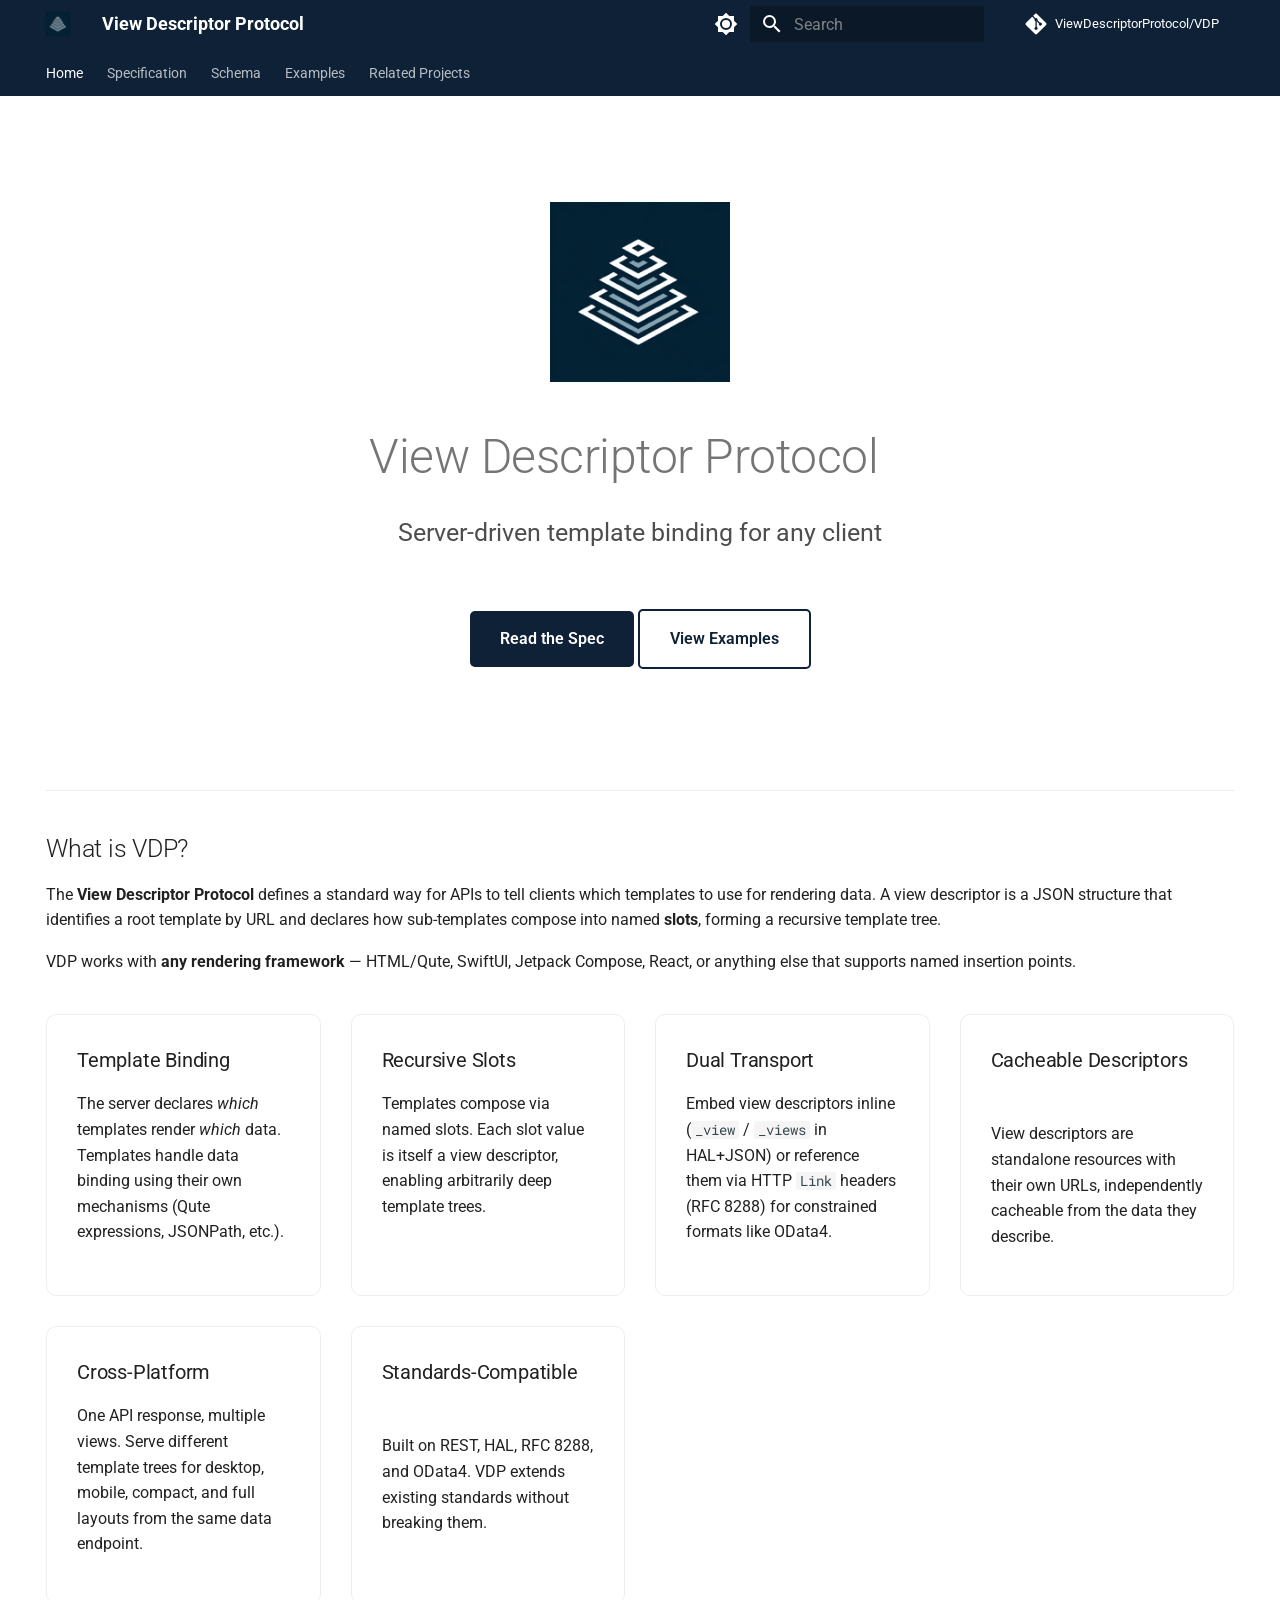
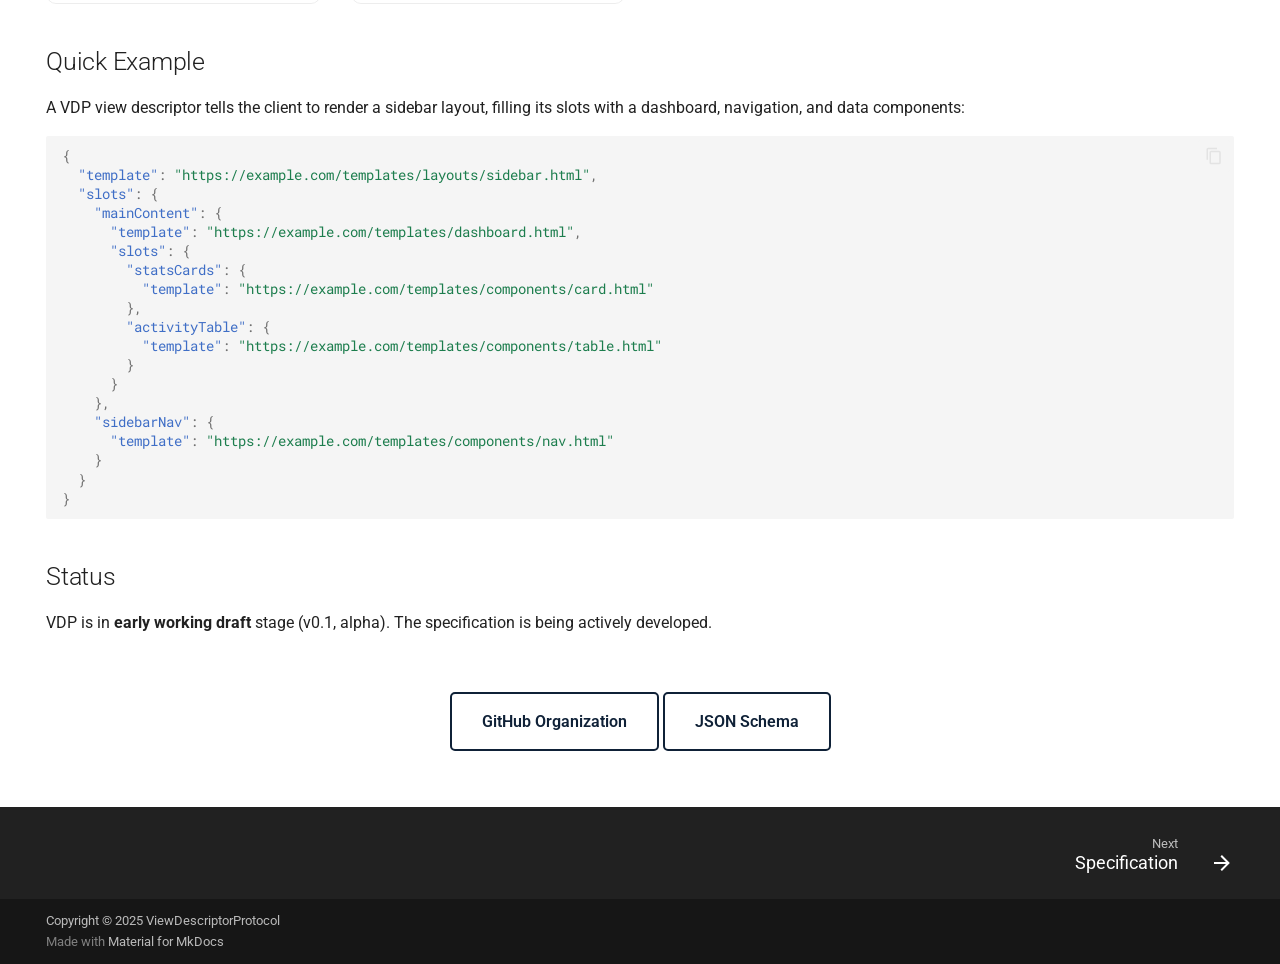
<file: index.html>
<!DOCTYPE html><html lang="en" class="no-js"><head>
    
      <meta charset="utf-8">
      <meta name="viewport" content="width=device-width,initial-scale=1">
      
        <meta name="description" content="Server-driven template binding for cross-platform UI rendering">
      
      
        <meta name="author" content="ViewDescriptorProtocol">
      
      
        <link rel="canonical" href="https://vdprotocol.org/">
      
      
      
        <link rel="next" href="specification/">
      
      
        
      
      
      <link rel="icon" href="assets/logo.png">
      <meta name="generator" content="mkdocs-1.6.1, mkdocs-material-9.7.3">
    
    
      
        <title>View Descriptor Protocol</title>
      
    
    
      <link rel="stylesheet" href="assets/stylesheets/main.484c7ddc.min.css">
      
        
        <link rel="stylesheet" href="assets/stylesheets/palette.ab4e12ef.min.css">
      
      


    
    
      
    
    
      
        
        
        <link rel="preconnect" href="https://fonts.gstatic.com" crossorigin>
        <link rel="stylesheet" href="https://fonts.googleapis.com/css?family=Roboto:300,300i,400,400i,700,700i%7CRoboto+Mono:400,400i,700,700i&amp;display=fallback">
        <style>:root{--md-text-font:"Roboto";--md-code-font:"Roboto Mono"}</style>
      
    
    
      <link rel="stylesheet" href="assets/extra.css">
    
    <script>__md_scope=new URL(".",location),__md_hash=e=>[...e].reduce(((e,_)=>(e<<5)-e+_.charCodeAt(0)),0),__md_get=(e,_=localStorage,t=__md_scope)=>JSON.parse(_.getItem(t.pathname+"."+e)),__md_set=(e,_,t=localStorage,a=__md_scope)=>{try{t.setItem(a.pathname+"."+e,JSON.stringify(_))}catch(e){}}</script>
    
      

    
    
  <link href="assets/stylesheets/glightbox.min.css" rel="stylesheet"><script src="assets/javascripts/glightbox.min.js"></script><style id="glightbox-style">
            html.glightbox-open { overflow: initial; height: 100%; }
            .gslide-title { margin-top: 0px; user-select: text; }
            .gslide-desc { color: #666; user-select: text; }
            .gslide-image img { background: white; }
            .gscrollbar-fixer { padding-right: 15px; }
            .gdesc-inner { font-size: 0.75rem; }
            body[data-md-color-scheme="slate"] .gdesc-inner { background: var(--md-default-bg-color); }
            body[data-md-color-scheme="slate"] .gslide-title { color: var(--md-default-fg-color); }
            body[data-md-color-scheme="slate"] .gslide-desc { color: var(--md-default-fg-color); }
        </style></head>
  
  
    
    
      
    
    
    
    
    <body dir="ltr" data-md-color-scheme="default" data-md-color-primary="custom" data-md-color-accent="light-blue">
  
    
    <input class="md-toggle" data-md-toggle="drawer" type="checkbox" id="__drawer" autocomplete="off">
    <input class="md-toggle" data-md-toggle="search" type="checkbox" id="__search" autocomplete="off">
    <label class="md-overlay" for="__drawer"></label>
    <div data-md-component="skip">
      
        
        <a href="#view-descriptor-protocol" class="md-skip">
          Skip to content
        </a>
      
    </div>
    <div data-md-component="announce">
      
    </div>
    
    
      

<header class="md-header" data-md-component="header">
  <nav class="md-header__inner md-grid" aria-label="Header">
    <a href="." title="View Descriptor Protocol" class="md-header__button md-logo" aria-label="View Descriptor Protocol" data-md-component="logo">
      
  <img src="assets/logo.png" alt="logo">

    </a>
    <label class="md-header__button md-icon" for="__drawer">
      
      <svg xmlns="http://www.w3.org/2000/svg" viewBox="0 0 24 24"><path d="M3 6h18v2H3zm0 5h18v2H3zm0 5h18v2H3z"></path></svg>
    </label>
    <div class="md-header__title" data-md-component="header-title">
      <div class="md-header__ellipsis">
        <div class="md-header__topic">
          <span class="md-ellipsis">
            View Descriptor Protocol
          </span>
        </div>
        <div class="md-header__topic" data-md-component="header-topic">
          <span class="md-ellipsis">
            
              Home
            
          </span>
        </div>
      </div>
    </div>
    
      
        <form class="md-header__option" data-md-component="palette">
  
    
    
    
    <input class="md-option" data-md-color-media="(prefers-color-scheme: light)" data-md-color-scheme="default" data-md-color-primary="custom" data-md-color-accent="light-blue" aria-label="Switch to dark mode" type="radio" name="__palette" id="__palette_0">
    
      <label class="md-header__button md-icon" title="Switch to dark mode" for="__palette_1" hidden>
        <svg xmlns="http://www.w3.org/2000/svg" viewBox="0 0 24 24"><path d="M12 8a4 4 0 0 0-4 4 4 4 0 0 0 4 4 4 4 0 0 0 4-4 4 4 0 0 0-4-4m0 10a6 6 0 0 1-6-6 6 6 0 0 1 6-6 6 6 0 0 1 6 6 6 6 0 0 1-6 6m8-9.31V4h-4.69L12 .69 8.69 4H4v4.69L.69 12 4 15.31V20h4.69L12 23.31 15.31 20H20v-4.69L23.31 12z"></path></svg>
      </label>
    
  
    
    
    
    <input class="md-option" data-md-color-media="(prefers-color-scheme: dark)" data-md-color-scheme="slate" data-md-color-primary="custom" data-md-color-accent="light-blue" aria-label="Switch to light mode" type="radio" name="__palette" id="__palette_1">
    
      <label class="md-header__button md-icon" title="Switch to light mode" for="__palette_0" hidden>
        <svg xmlns="http://www.w3.org/2000/svg" viewBox="0 0 24 24"><path d="M12 18c-.89 0-1.74-.2-2.5-.55C11.56 16.5 13 14.42 13 12s-1.44-4.5-3.5-5.45C10.26 6.2 11.11 6 12 6a6 6 0 0 1 6 6 6 6 0 0 1-6 6m8-9.31V4h-4.69L12 .69 8.69 4H4v4.69L.69 12 4 15.31V20h4.69L12 23.31 15.31 20H20v-4.69L23.31 12z"></path></svg>
      </label>
    
  
</form>
      
    
    
      <script>var palette=__md_get("__palette");if(palette&&palette.color){if("(prefers-color-scheme)"===palette.color.media){var media=matchMedia("(prefers-color-scheme: light)"),input=document.querySelector(media.matches?"[data-md-color-media='(prefers-color-scheme: light)']":"[data-md-color-media='(prefers-color-scheme: dark)']");palette.color.media=input.getAttribute("data-md-color-media"),palette.color.scheme=input.getAttribute("data-md-color-scheme"),palette.color.primary=input.getAttribute("data-md-color-primary"),palette.color.accent=input.getAttribute("data-md-color-accent")}for(var[key,value]of Object.entries(palette.color))document.body.setAttribute("data-md-color-"+key,value)}</script>
    
    
    
      
      
        <label class="md-header__button md-icon" for="__search">
          
          <svg xmlns="http://www.w3.org/2000/svg" viewBox="0 0 24 24"><path d="M9.5 3A6.5 6.5 0 0 1 16 9.5c0 1.61-.59 3.09-1.56 4.23l.27.27h.79l5 5-1.5 1.5-5-5v-.79l-.27-.27A6.52 6.52 0 0 1 9.5 16 6.5 6.5 0 0 1 3 9.5 6.5 6.5 0 0 1 9.5 3m0 2C7 5 5 7 5 9.5S7 14 9.5 14 14 12 14 9.5 12 5 9.5 5"></path></svg>
        </label>
        <div class="md-search" data-md-component="search" role="dialog">
  <label class="md-search__overlay" for="__search"></label>
  <div class="md-search__inner" role="search">
    <form class="md-search__form" name="search">
      <input type="text" class="md-search__input" name="query" aria-label="Search" placeholder="Search" autocapitalize="off" autocorrect="off" autocomplete="off" spellcheck="false" data-md-component="search-query" required>
      <label class="md-search__icon md-icon" for="__search">
        
        <svg xmlns="http://www.w3.org/2000/svg" viewBox="0 0 24 24"><path d="M9.5 3A6.5 6.5 0 0 1 16 9.5c0 1.61-.59 3.09-1.56 4.23l.27.27h.79l5 5-1.5 1.5-5-5v-.79l-.27-.27A6.52 6.52 0 0 1 9.5 16 6.5 6.5 0 0 1 3 9.5 6.5 6.5 0 0 1 9.5 3m0 2C7 5 5 7 5 9.5S7 14 9.5 14 14 12 14 9.5 12 5 9.5 5"></path></svg>
        
        <svg xmlns="http://www.w3.org/2000/svg" viewBox="0 0 24 24"><path d="M20 11v2H8l5.5 5.5-1.42 1.42L4.16 12l7.92-7.92L13.5 5.5 8 11z"></path></svg>
      </label>
      <nav class="md-search__options" aria-label="Search">
        
        <button type="reset" class="md-search__icon md-icon" title="Clear" aria-label="Clear" tabindex="-1">
          
          <svg xmlns="http://www.w3.org/2000/svg" viewBox="0 0 24 24"><path d="M19 6.41 17.59 5 12 10.59 6.41 5 5 6.41 10.59 12 5 17.59 6.41 19 12 13.41 17.59 19 19 17.59 13.41 12z"></path></svg>
        </button>
      </nav>
      
        <div class="md-search__suggest" data-md-component="search-suggest"></div>
      
    </form>
    <div class="md-search__output">
      <div class="md-search__scrollwrap" tabindex="0" data-md-scrollfix>
        <div class="md-search-result" data-md-component="search-result">
          <div class="md-search-result__meta">
            Initializing search
          </div>
          <ol class="md-search-result__list" role="presentation"></ol>
        </div>
      </div>
    </div>
  </div>
</div>
      
    
    
      <div class="md-header__source">
        <a href="https://github.com/ViewDescriptorProtocol/VDP" title="Go to repository" class="md-source" data-md-component="source">
  <div class="md-source__icon md-icon">
    
    <svg xmlns="http://www.w3.org/2000/svg" viewBox="0 0 448 512"><!--! Font Awesome Free 7.1.0 by @fontawesome - https://fontawesome.com License - https://fontawesome.com/license/free (Icons: CC BY 4.0, Fonts: SIL OFL 1.1, Code: MIT License) Copyright 2025 Fonticons, Inc.--><path d="M439.6 236.1 244 40.5c-5.4-5.5-12.8-8.5-20.4-8.5s-15 3-20.4 8.4L162.5 81l51.5 51.5c27.1-9.1 52.7 16.8 43.4 43.7l49.7 49.7c34.2-11.8 61.2 31 35.5 56.7-26.5 26.5-70.2-2.9-56-37.3L240.3 199v121.9c25.3 12.5 22.3 41.8 9.1 55-6.4 6.4-15.2 10.1-24.3 10.1s-17.8-3.6-24.3-10.1c-17.6-17.6-11.1-46.9 11.2-56v-123c-20.8-8.5-24.6-30.7-18.6-45L142.6 101 8.5 235.1C3 240.6 0 247.9 0 255.5s3 15 8.5 20.4l195.6 195.7c5.4 5.4 12.7 8.4 20.4 8.4s15-3 20.4-8.4l194.7-194.7c5.4-5.4 8.4-12.8 8.4-20.4s-3-15-8.4-20.4"></path></svg>
  </div>
  <div class="md-source__repository">
    ViewDescriptorProtocol/VDP
  </div>
</a>
      </div>
    
  </nav>
  
</header>
    
    <div class="md-container" data-md-component="container">
      
      
        
          
            
<nav class="md-tabs" aria-label="Tabs" data-md-component="tabs">
  <div class="md-grid">
    <ul class="md-tabs__list">
      
        
  
  
  
    
  
  
    <li class="md-tabs__item md-tabs__item--active">
      <a href="." class="md-tabs__link">
        
  
  
    
  
  Home

      </a>
    </li>
  

      
        
  
  
  
  
    <li class="md-tabs__item">
      <a href="specification/" class="md-tabs__link">
        
  
  
    
  
  Specification

      </a>
    </li>
  

      
        
  
  
  
  
    <li class="md-tabs__item">
      <a href="schema/" class="md-tabs__link">
        
  
  
    
  
  Schema

      </a>
    </li>
  

      
        
  
  
  
  
    <li class="md-tabs__item">
      <a href="examples/" class="md-tabs__link">
        
  
  
    
  
  Examples

      </a>
    </li>
  

      
        
  
  
  
  
    <li class="md-tabs__item">
      <a href="related-projects/" class="md-tabs__link">
        
  
  
    
  
  Related Projects

      </a>
    </li>
  

      
    </ul>
  </div>
</nav>
          
        
      
      <main class="md-main" data-md-component="main">
        <div class="md-main__inner md-grid">
          
            
              
                
              
              <div class="md-sidebar md-sidebar--primary" data-md-component="sidebar" data-md-type="navigation" hidden>
                <div class="md-sidebar__scrollwrap">
                  <div class="md-sidebar__inner">
                    


  


<nav class="md-nav md-nav--primary md-nav--lifted" aria-label="Navigation" data-md-level="0">
  <label class="md-nav__title" for="__drawer">
    <a href="." title="View Descriptor Protocol" class="md-nav__button md-logo" aria-label="View Descriptor Protocol" data-md-component="logo">
      
  <img src="assets/logo.png" alt="logo">

    </a>
    View Descriptor Protocol
  </label>
  
    <div class="md-nav__source">
      <a href="https://github.com/ViewDescriptorProtocol/VDP" title="Go to repository" class="md-source" data-md-component="source">
  <div class="md-source__icon md-icon">
    
    <svg xmlns="http://www.w3.org/2000/svg" viewBox="0 0 448 512"><!--! Font Awesome Free 7.1.0 by @fontawesome - https://fontawesome.com License - https://fontawesome.com/license/free (Icons: CC BY 4.0, Fonts: SIL OFL 1.1, Code: MIT License) Copyright 2025 Fonticons, Inc.--><path d="M439.6 236.1 244 40.5c-5.4-5.5-12.8-8.5-20.4-8.5s-15 3-20.4 8.4L162.5 81l51.5 51.5c27.1-9.1 52.7 16.8 43.4 43.7l49.7 49.7c34.2-11.8 61.2 31 35.5 56.7-26.5 26.5-70.2-2.9-56-37.3L240.3 199v121.9c25.3 12.5 22.3 41.8 9.1 55-6.4 6.4-15.2 10.1-24.3 10.1s-17.8-3.6-24.3-10.1c-17.6-17.6-11.1-46.9 11.2-56v-123c-20.8-8.5-24.6-30.7-18.6-45L142.6 101 8.5 235.1C3 240.6 0 247.9 0 255.5s3 15 8.5 20.4l195.6 195.7c5.4 5.4 12.7 8.4 20.4 8.4s15-3 20.4-8.4l194.7-194.7c5.4-5.4 8.4-12.8 8.4-20.4s-3-15-8.4-20.4"></path></svg>
  </div>
  <div class="md-source__repository">
    ViewDescriptorProtocol/VDP
  </div>
</a>
    </div>
  
  <ul class="md-nav__list" data-md-scrollfix>
    
      
      
  
  
    
  
  
  
    <li class="md-nav__item md-nav__item--active">
      
      <input class="md-nav__toggle md-toggle" type="checkbox" id="__toc">
      
      
        
      
      
        <label class="md-nav__link md-nav__link--active" for="__toc">
          
  
  
  <span class="md-ellipsis">
    
  
    Home
  

    
  </span>
  
  

          <span class="md-nav__icon md-icon"></span>
        </label>
      
      <a href="." class="md-nav__link md-nav__link--active">
        
  
  
  <span class="md-ellipsis">
    
  
    Home
  

    
  </span>
  
  

      </a>
      
        

<nav class="md-nav md-nav--secondary" aria-label="Table of contents">
  
  
  
    
  
  
    <label class="md-nav__title" for="__toc">
      <span class="md-nav__icon md-icon"></span>
      Table of contents
    </label>
    <ul class="md-nav__list" data-md-component="toc" data-md-scrollfix>
      
        <li class="md-nav__item">
  <a href="#what-is-vdp" class="md-nav__link">
    <span class="md-ellipsis">
      
        What is VDP?
      
    </span>
  </a>
  
    <nav class="md-nav" aria-label="What is VDP?">
      <ul class="md-nav__list">
        
          <li class="md-nav__item">
  <a href="#template-binding" class="md-nav__link">
    <span class="md-ellipsis">
      
        Template Binding
      
    </span>
  </a>
  
</li>
        
          <li class="md-nav__item">
  <a href="#recursive-slots" class="md-nav__link">
    <span class="md-ellipsis">
      
        Recursive Slots
      
    </span>
  </a>
  
</li>
        
          <li class="md-nav__item">
  <a href="#dual-transport" class="md-nav__link">
    <span class="md-ellipsis">
      
        Dual Transport
      
    </span>
  </a>
  
</li>
        
          <li class="md-nav__item">
  <a href="#cacheable-descriptors" class="md-nav__link">
    <span class="md-ellipsis">
      
        Cacheable Descriptors
      
    </span>
  </a>
  
</li>
        
          <li class="md-nav__item">
  <a href="#cross-platform" class="md-nav__link">
    <span class="md-ellipsis">
      
        Cross-Platform
      
    </span>
  </a>
  
</li>
        
          <li class="md-nav__item">
  <a href="#standards-compatible" class="md-nav__link">
    <span class="md-ellipsis">
      
        Standards-Compatible
      
    </span>
  </a>
  
</li>
        
      </ul>
    </nav>
  
</li>
      
        <li class="md-nav__item">
  <a href="#quick-example" class="md-nav__link">
    <span class="md-ellipsis">
      
        Quick Example
      
    </span>
  </a>
  
</li>
      
        <li class="md-nav__item">
  <a href="#status" class="md-nav__link">
    <span class="md-ellipsis">
      
        Status
      
    </span>
  </a>
  
</li>
      
    </ul>
  
</nav>
      
    </li>
  

    
      
      
  
  
  
  
    <li class="md-nav__item">
      <a href="specification/" class="md-nav__link">
        
  
  
  <span class="md-ellipsis">
    
  
    Specification
  

    
  </span>
  
  

      </a>
    </li>
  

    
      
      
  
  
  
  
    <li class="md-nav__item">
      <a href="schema/" class="md-nav__link">
        
  
  
  <span class="md-ellipsis">
    
  
    Schema
  

    
  </span>
  
  

      </a>
    </li>
  

    
      
      
  
  
  
  
    <li class="md-nav__item">
      <a href="examples/" class="md-nav__link">
        
  
  
  <span class="md-ellipsis">
    
  
    Examples
  

    
  </span>
  
  

      </a>
    </li>
  

    
      
      
  
  
  
  
    <li class="md-nav__item">
      <a href="related-projects/" class="md-nav__link">
        
  
  
  <span class="md-ellipsis">
    
  
    Related Projects
  

    
  </span>
  
  

      </a>
    </li>
  

    
  </ul>
</nav>
                  </div>
                </div>
              </div>
            
            
              
                
              
              <div class="md-sidebar md-sidebar--secondary" data-md-component="sidebar" data-md-type="toc" hidden>
                <div class="md-sidebar__scrollwrap">
                  <div class="md-sidebar__inner">
                    

<nav class="md-nav md-nav--secondary" aria-label="Table of contents">
  
  
  
    
  
  
    <label class="md-nav__title" for="__toc">
      <span class="md-nav__icon md-icon"></span>
      Table of contents
    </label>
    <ul class="md-nav__list" data-md-component="toc" data-md-scrollfix>
      
        <li class="md-nav__item">
  <a href="#what-is-vdp" class="md-nav__link">
    <span class="md-ellipsis">
      
        What is VDP?
      
    </span>
  </a>
  
    <nav class="md-nav" aria-label="What is VDP?">
      <ul class="md-nav__list">
        
          <li class="md-nav__item">
  <a href="#template-binding" class="md-nav__link">
    <span class="md-ellipsis">
      
        Template Binding
      
    </span>
  </a>
  
</li>
        
          <li class="md-nav__item">
  <a href="#recursive-slots" class="md-nav__link">
    <span class="md-ellipsis">
      
        Recursive Slots
      
    </span>
  </a>
  
</li>
        
          <li class="md-nav__item">
  <a href="#dual-transport" class="md-nav__link">
    <span class="md-ellipsis">
      
        Dual Transport
      
    </span>
  </a>
  
</li>
        
          <li class="md-nav__item">
  <a href="#cacheable-descriptors" class="md-nav__link">
    <span class="md-ellipsis">
      
        Cacheable Descriptors
      
    </span>
  </a>
  
</li>
        
          <li class="md-nav__item">
  <a href="#cross-platform" class="md-nav__link">
    <span class="md-ellipsis">
      
        Cross-Platform
      
    </span>
  </a>
  
</li>
        
          <li class="md-nav__item">
  <a href="#standards-compatible" class="md-nav__link">
    <span class="md-ellipsis">
      
        Standards-Compatible
      
    </span>
  </a>
  
</li>
        
      </ul>
    </nav>
  
</li>
      
        <li class="md-nav__item">
  <a href="#quick-example" class="md-nav__link">
    <span class="md-ellipsis">
      
        Quick Example
      
    </span>
  </a>
  
</li>
      
        <li class="md-nav__item">
  <a href="#status" class="md-nav__link">
    <span class="md-ellipsis">
      
        Status
      
    </span>
  </a>
  
</li>
      
    </ul>
  
</nav>
                  </div>
                </div>
              </div>
            
          
          
            <div class="md-content" data-md-component="content">
              
              <article class="md-content__inner md-typeset">
                
                  
  



  
  


<div class="vdp-hero">
<p><a class="glightbox" data-type="image" data-width="auto" data-height="auto" href="assets/logo.png" data-desc-position="bottom"><img alt="VDP Logo" src="assets/logo.png"></a></p>
<h1 id="view-descriptor-protocol">View Descriptor Protocol<a class="headerlink" href="#view-descriptor-protocol" title="Permanent link">¶</a></h1>
<p class="vdp-tagline">Server-driven template binding for any client</p>
<div class="vdp-links">
<p><a class="primary" href="specification/">Read the Spec</a>
<a class="secondary" href="examples/">View Examples</a></p>
</div>
</div>
<hr>
<h2 id="what-is-vdp">What is VDP?<a class="headerlink" href="#what-is-vdp" title="Permanent link">¶</a></h2>
<p>The <strong>View Descriptor Protocol</strong> defines a standard way for APIs to tell clients which templates to use for rendering data. A view descriptor is a JSON structure that identifies a root template by URL and declares how sub-templates compose into named <strong>slots</strong>, forming a recursive template tree.</p>
<p>VDP works with <strong>any rendering framework</strong> — HTML/Qute, SwiftUI, Jetpack Compose, React, or anything else that supports named insertion points.</p>
<div class="vdp-features">
<div class="vdp-feature">
<h3 id="template-binding">Template Binding<a class="headerlink" href="#template-binding" title="Permanent link">¶</a></h3>
<p>The server declares <em>which</em> templates render <em>which</em> data. Templates handle data binding using their own mechanisms (Qute expressions, JSONPath, etc.).</p>
</div>
<div class="vdp-feature">
<h3 id="recursive-slots">Recursive Slots<a class="headerlink" href="#recursive-slots" title="Permanent link">¶</a></h3>
<p>Templates compose via named slots. Each slot value is itself a view descriptor, enabling arbitrarily deep template trees.</p>
</div>
<div class="vdp-feature">
<h3 id="dual-transport">Dual Transport<a class="headerlink" href="#dual-transport" title="Permanent link">¶</a></h3>
<p>Embed view descriptors inline (<code>_view</code> / <code>_views</code> in HAL+JSON) or reference them via HTTP <code>Link</code> headers (RFC 8288) for constrained formats like OData4.</p>
</div>
<div class="vdp-feature">
<h3 id="cacheable-descriptors">Cacheable Descriptors<a class="headerlink" href="#cacheable-descriptors" title="Permanent link">¶</a></h3>
<p>View descriptors are standalone resources with their own URLs, independently cacheable from the data they describe.</p>
</div>
<div class="vdp-feature">
<h3 id="cross-platform">Cross-Platform<a class="headerlink" href="#cross-platform" title="Permanent link">¶</a></h3>
<p>One API response, multiple views. Serve different template trees for desktop, mobile, compact, and full layouts from the same data endpoint.</p>
</div>
<div class="vdp-feature">
<h3 id="standards-compatible">Standards-Compatible<a class="headerlink" href="#standards-compatible" title="Permanent link">¶</a></h3>
<p>Built on REST, HAL, RFC 8288, and OData4. VDP extends existing standards without breaking them.</p>
</div>
</div>
<h2 id="quick-example">Quick Example<a class="headerlink" href="#quick-example" title="Permanent link">¶</a></h2>
<p>A VDP view descriptor tells the client to render a sidebar layout, filling its slots with a dashboard, navigation, and data components:</p>
<div class="language-json highlight"><pre><span></span><code><span id="__span-0-1"><a id="__codelineno-0-1" name="__codelineno-0-1" href="#__codelineno-0-1"></a><span class="p">{</span>
</span><span id="__span-0-2"><a id="__codelineno-0-2" name="__codelineno-0-2" href="#__codelineno-0-2"></a><span class="w">  </span><span class="nt">"template"</span><span class="p">:</span><span class="w"> </span><span class="s2">"https://example.com/templates/layouts/sidebar.html"</span><span class="p">,</span>
</span><span id="__span-0-3"><a id="__codelineno-0-3" name="__codelineno-0-3" href="#__codelineno-0-3"></a><span class="w">  </span><span class="nt">"slots"</span><span class="p">:</span><span class="w"> </span><span class="p">{</span>
</span><span id="__span-0-4"><a id="__codelineno-0-4" name="__codelineno-0-4" href="#__codelineno-0-4"></a><span class="w">    </span><span class="nt">"mainContent"</span><span class="p">:</span><span class="w"> </span><span class="p">{</span>
</span><span id="__span-0-5"><a id="__codelineno-0-5" name="__codelineno-0-5" href="#__codelineno-0-5"></a><span class="w">      </span><span class="nt">"template"</span><span class="p">:</span><span class="w"> </span><span class="s2">"https://example.com/templates/dashboard.html"</span><span class="p">,</span>
</span><span id="__span-0-6"><a id="__codelineno-0-6" name="__codelineno-0-6" href="#__codelineno-0-6"></a><span class="w">      </span><span class="nt">"slots"</span><span class="p">:</span><span class="w"> </span><span class="p">{</span>
</span><span id="__span-0-7"><a id="__codelineno-0-7" name="__codelineno-0-7" href="#__codelineno-0-7"></a><span class="w">        </span><span class="nt">"statsCards"</span><span class="p">:</span><span class="w"> </span><span class="p">{</span>
</span><span id="__span-0-8"><a id="__codelineno-0-8" name="__codelineno-0-8" href="#__codelineno-0-8"></a><span class="w">          </span><span class="nt">"template"</span><span class="p">:</span><span class="w"> </span><span class="s2">"https://example.com/templates/components/card.html"</span>
</span><span id="__span-0-9"><a id="__codelineno-0-9" name="__codelineno-0-9" href="#__codelineno-0-9"></a><span class="w">        </span><span class="p">},</span>
</span><span id="__span-0-10"><a id="__codelineno-0-10" name="__codelineno-0-10" href="#__codelineno-0-10"></a><span class="w">        </span><span class="nt">"activityTable"</span><span class="p">:</span><span class="w"> </span><span class="p">{</span>
</span><span id="__span-0-11"><a id="__codelineno-0-11" name="__codelineno-0-11" href="#__codelineno-0-11"></a><span class="w">          </span><span class="nt">"template"</span><span class="p">:</span><span class="w"> </span><span class="s2">"https://example.com/templates/components/table.html"</span>
</span><span id="__span-0-12"><a id="__codelineno-0-12" name="__codelineno-0-12" href="#__codelineno-0-12"></a><span class="w">        </span><span class="p">}</span>
</span><span id="__span-0-13"><a id="__codelineno-0-13" name="__codelineno-0-13" href="#__codelineno-0-13"></a><span class="w">      </span><span class="p">}</span>
</span><span id="__span-0-14"><a id="__codelineno-0-14" name="__codelineno-0-14" href="#__codelineno-0-14"></a><span class="w">    </span><span class="p">},</span>
</span><span id="__span-0-15"><a id="__codelineno-0-15" name="__codelineno-0-15" href="#__codelineno-0-15"></a><span class="w">    </span><span class="nt">"sidebarNav"</span><span class="p">:</span><span class="w"> </span><span class="p">{</span>
</span><span id="__span-0-16"><a id="__codelineno-0-16" name="__codelineno-0-16" href="#__codelineno-0-16"></a><span class="w">      </span><span class="nt">"template"</span><span class="p">:</span><span class="w"> </span><span class="s2">"https://example.com/templates/components/nav.html"</span>
</span><span id="__span-0-17"><a id="__codelineno-0-17" name="__codelineno-0-17" href="#__codelineno-0-17"></a><span class="w">    </span><span class="p">}</span>
</span><span id="__span-0-18"><a id="__codelineno-0-18" name="__codelineno-0-18" href="#__codelineno-0-18"></a><span class="w">  </span><span class="p">}</span>
</span><span id="__span-0-19"><a id="__codelineno-0-19" name="__codelineno-0-19" href="#__codelineno-0-19"></a><span class="p">}</span>
</span></code></pre></div>
<h2 id="status">Status<a class="headerlink" href="#status" title="Permanent link">¶</a></h2>
<p>VDP is in <strong>early working draft</strong> stage (v0.1, alpha). The specification is being actively developed.</p>
<div class="vdp-links">
<p><a class="secondary" href="https://github.com/ViewDescriptorProtocol">GitHub Organization</a>
<a class="secondary" href="schema/">JSON Schema</a></p>
</div>







  
  




  



                
              </article>
            </div>
          
          
<script>var target=document.getElementById(location.hash.slice(1));target&&target.name&&(target.checked=target.name.startsWith("__tabbed_"))</script>
        </div>
        
          <button type="button" class="md-top md-icon" data-md-component="top" hidden>
  
  <svg xmlns="http://www.w3.org/2000/svg" viewBox="0 0 24 24"><path d="M13 20h-2V8l-5.5 5.5-1.42-1.42L12 4.16l7.92 7.92-1.42 1.42L13 8z"></path></svg>
  Back to top
</button>
        
      </main>
      
        <footer class="md-footer">
  
    
      
        
      
      <nav class="md-footer__inner md-grid" aria-label="Footer">
        
        
          
          <a href="specification/" class="md-footer__link md-footer__link--next" aria-label="Next: Specification">
            <div class="md-footer__title">
              <span class="md-footer__direction">
                Next
              </span>
              <div class="md-ellipsis">
                Specification
              </div>
            </div>
            <div class="md-footer__button md-icon">
              
              <svg xmlns="http://www.w3.org/2000/svg" viewBox="0 0 24 24"><path d="M4 11v2h12l-5.5 5.5 1.42 1.42L19.84 12l-7.92-7.92L10.5 5.5 16 11z"></path></svg>
            </div>
          </a>
        
      </nav>
    
  
  <div class="md-footer-meta md-typeset">
    <div class="md-footer-meta__inner md-grid">
      <div class="md-copyright">
  
    <div class="md-copyright__highlight">
      Copyright © 2025 ViewDescriptorProtocol
    </div>
  
  
    Made with
    <a href="https://squidfunk.github.io/mkdocs-material/" target="_blank" rel="noopener">
      Material for MkDocs
    </a>
  
</div>
      
    </div>
  </div>
</footer>
      
    </div>
    <div class="md-dialog" data-md-component="dialog">
      <div class="md-dialog__inner md-typeset"></div>
    </div>
    
    
    
      
      
      <script id="__config" type="application/json">{"annotate": null, "base": ".", "features": ["content.code.copy", "content.code.annotate", "navigation.tabs", "navigation.sections", "navigation.top", "navigation.footer", "search.suggest", "search.highlight", "toc.follow"], "search": "assets/javascripts/workers/search.2c215733.min.js", "tags": null, "translations": {"clipboard.copied": "Copied to clipboard", "clipboard.copy": "Copy to clipboard", "search.result.more.one": "1 more on this page", "search.result.more.other": "# more on this page", "search.result.none": "No matching documents", "search.result.one": "1 matching document", "search.result.other": "# matching documents", "search.result.placeholder": "Type to start searching", "search.result.term.missing": "Missing", "select.version": "Select version"}, "version": null}</script>
    
    
      <script src="assets/javascripts/bundle.79ae519e.min.js"></script>
      
    
  
<script id="init-glightbox">const lightbox = GLightbox({"touchNavigation": true, "loop": false, "zoomable": true, "draggable": true, "openEffect": "zoom", "closeEffect": "zoom", "slideEffect": "slide"});
document$.subscribe(()=>{ lightbox.reload(); });
</script></body></html>
</file>
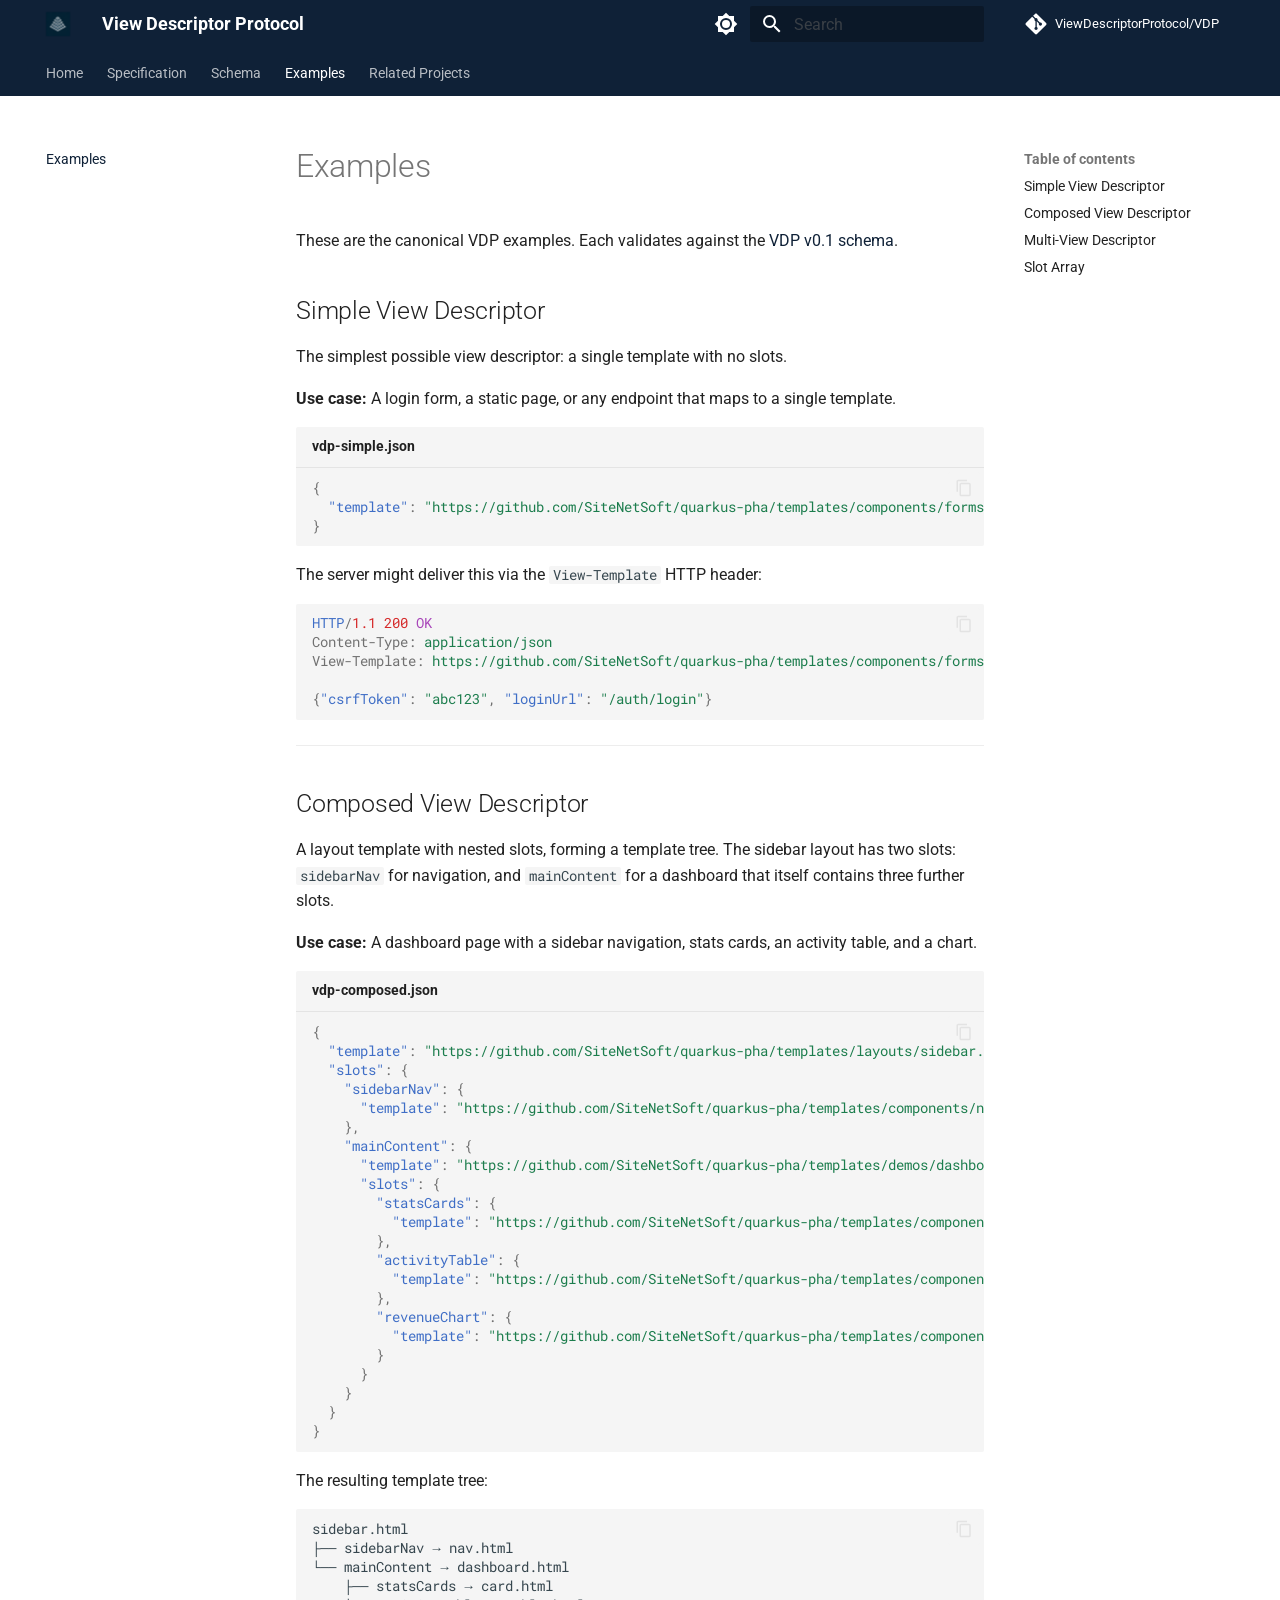
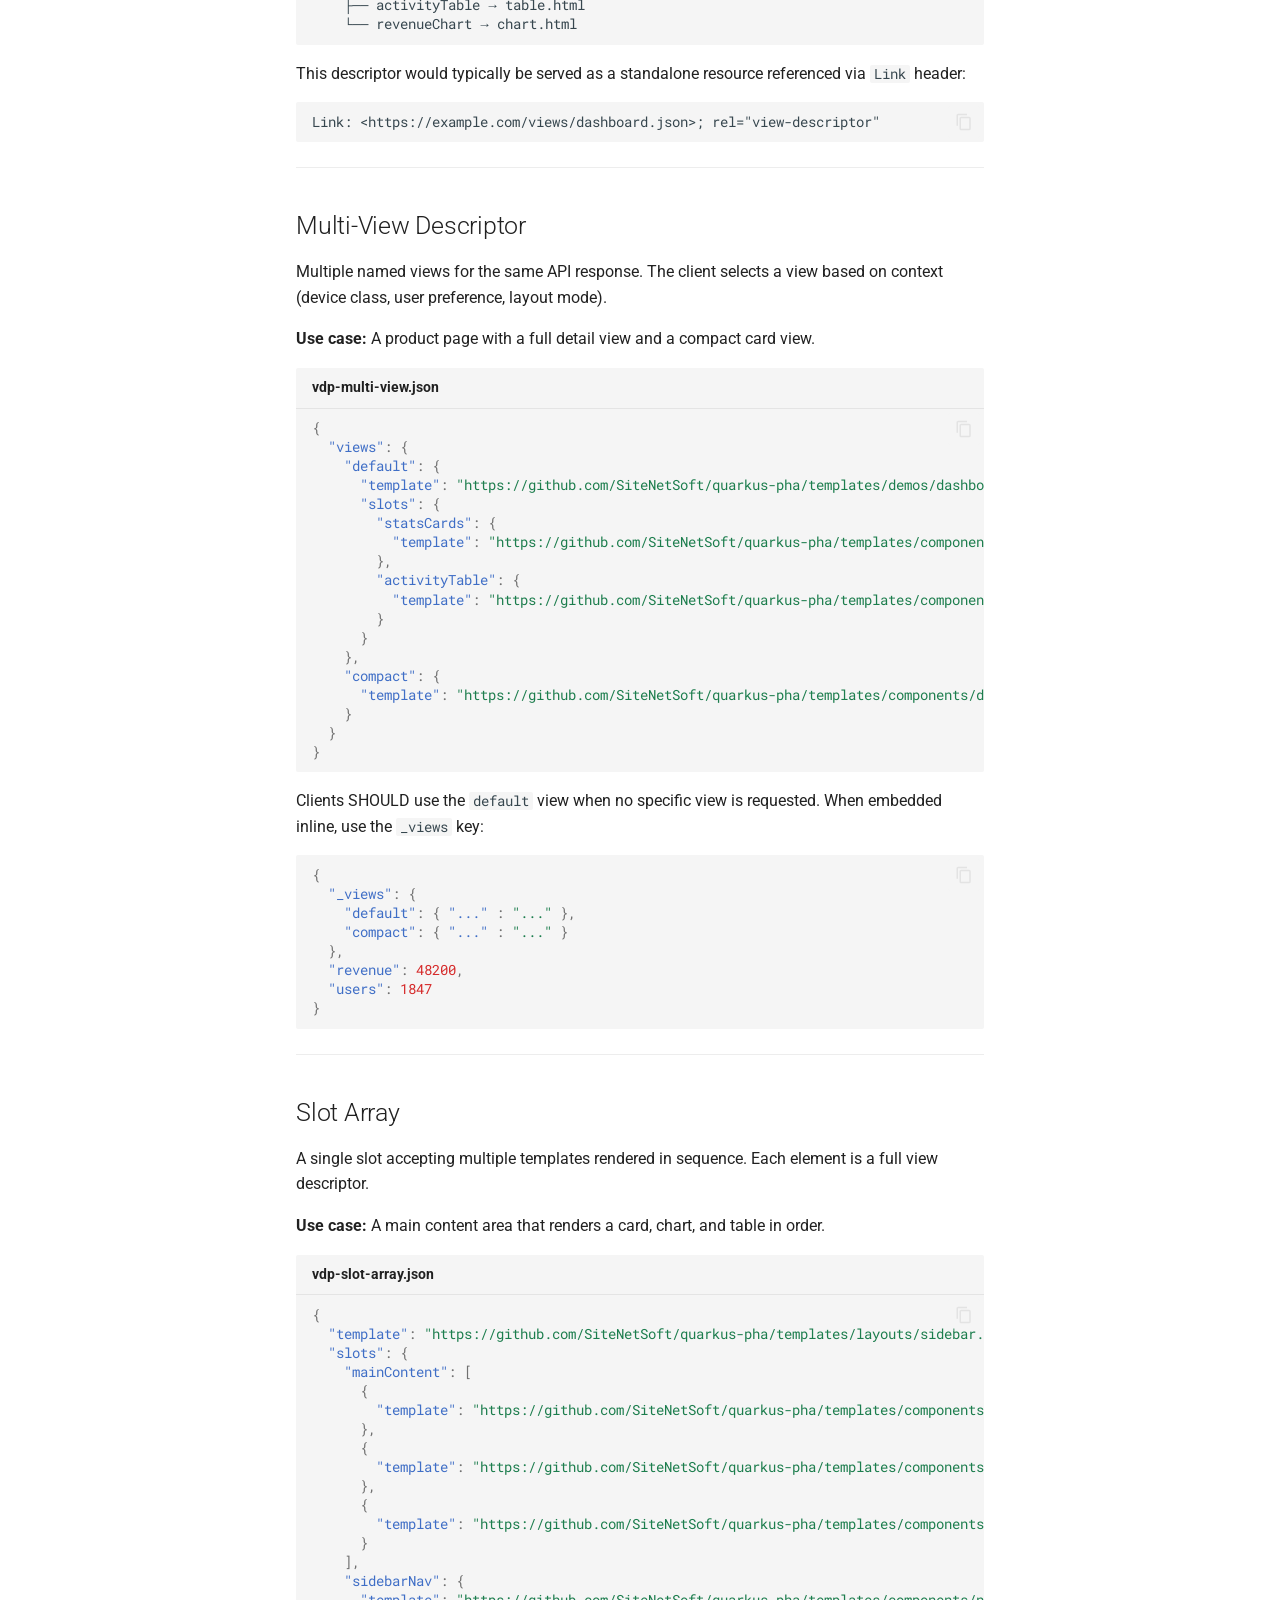
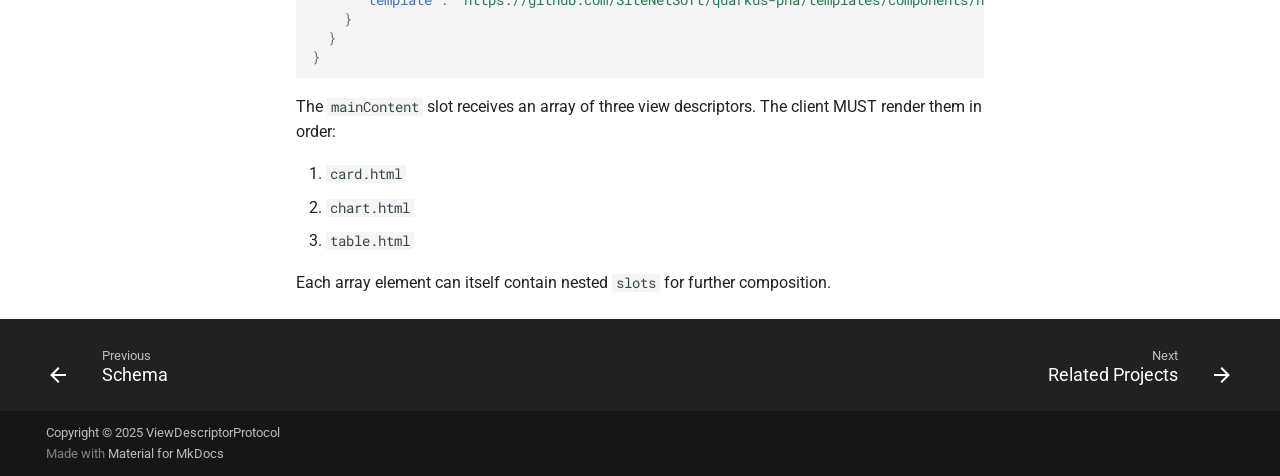
<file: examples/index.html>
<!DOCTYPE html><html lang="en" class="no-js"><head>
    
      <meta charset="utf-8">
      <meta name="viewport" content="width=device-width,initial-scale=1">
      
        <meta name="description" content="Server-driven template binding for cross-platform UI rendering">
      
      
        <meta name="author" content="ViewDescriptorProtocol">
      
      
        <link rel="canonical" href="https://vdprotocol.org/examples/">
      
      
        <link rel="prev" href="../schema/">
      
      
        <link rel="next" href="../related-projects/">
      
      
        
      
      
      <link rel="icon" href="../assets/logo.png">
      <meta name="generator" content="mkdocs-1.6.1, mkdocs-material-9.7.3">
    
    
      
        <title>Examples - View Descriptor Protocol</title>
      
    
    
      <link rel="stylesheet" href="../assets/stylesheets/main.484c7ddc.min.css">
      
        
        <link rel="stylesheet" href="../assets/stylesheets/palette.ab4e12ef.min.css">
      
      


    
    
      
    
    
      
        
        
        <link rel="preconnect" href="https://fonts.gstatic.com" crossorigin>
        <link rel="stylesheet" href="https://fonts.googleapis.com/css?family=Roboto:300,300i,400,400i,700,700i%7CRoboto+Mono:400,400i,700,700i&amp;display=fallback">
        <style>:root{--md-text-font:"Roboto";--md-code-font:"Roboto Mono"}</style>
      
    
    
      <link rel="stylesheet" href="../assets/extra.css">
    
    <script>__md_scope=new URL("..",location),__md_hash=e=>[...e].reduce(((e,_)=>(e<<5)-e+_.charCodeAt(0)),0),__md_get=(e,_=localStorage,t=__md_scope)=>JSON.parse(_.getItem(t.pathname+"."+e)),__md_set=(e,_,t=localStorage,a=__md_scope)=>{try{t.setItem(a.pathname+"."+e,JSON.stringify(_))}catch(e){}}</script>
    
      

    
    
  <link href="../assets/stylesheets/glightbox.min.css" rel="stylesheet"><script src="../assets/javascripts/glightbox.min.js"></script><style id="glightbox-style">
            html.glightbox-open { overflow: initial; height: 100%; }
            .gslide-title { margin-top: 0px; user-select: text; }
            .gslide-desc { color: #666; user-select: text; }
            .gslide-image img { background: white; }
            .gscrollbar-fixer { padding-right: 15px; }
            .gdesc-inner { font-size: 0.75rem; }
            body[data-md-color-scheme="slate"] .gdesc-inner { background: var(--md-default-bg-color); }
            body[data-md-color-scheme="slate"] .gslide-title { color: var(--md-default-fg-color); }
            body[data-md-color-scheme="slate"] .gslide-desc { color: var(--md-default-fg-color); }
        </style></head>
  
  
    
    
      
    
    
    
    
    <body dir="ltr" data-md-color-scheme="default" data-md-color-primary="custom" data-md-color-accent="light-blue">
  
    
    <input class="md-toggle" data-md-toggle="drawer" type="checkbox" id="__drawer" autocomplete="off">
    <input class="md-toggle" data-md-toggle="search" type="checkbox" id="__search" autocomplete="off">
    <label class="md-overlay" for="__drawer"></label>
    <div data-md-component="skip">
      
        
        <a href="#examples" class="md-skip">
          Skip to content
        </a>
      
    </div>
    <div data-md-component="announce">
      
    </div>
    
    
      

<header class="md-header" data-md-component="header">
  <nav class="md-header__inner md-grid" aria-label="Header">
    <a href=".." title="View Descriptor Protocol" class="md-header__button md-logo" aria-label="View Descriptor Protocol" data-md-component="logo">
      
  <img src="../assets/logo.png" alt="logo">

    </a>
    <label class="md-header__button md-icon" for="__drawer">
      
      <svg xmlns="http://www.w3.org/2000/svg" viewBox="0 0 24 24"><path d="M3 6h18v2H3zm0 5h18v2H3zm0 5h18v2H3z"></path></svg>
    </label>
    <div class="md-header__title" data-md-component="header-title">
      <div class="md-header__ellipsis">
        <div class="md-header__topic">
          <span class="md-ellipsis">
            View Descriptor Protocol
          </span>
        </div>
        <div class="md-header__topic" data-md-component="header-topic">
          <span class="md-ellipsis">
            
              Examples
            
          </span>
        </div>
      </div>
    </div>
    
      
        <form class="md-header__option" data-md-component="palette">
  
    
    
    
    <input class="md-option" data-md-color-media="(prefers-color-scheme: light)" data-md-color-scheme="default" data-md-color-primary="custom" data-md-color-accent="light-blue" aria-label="Switch to dark mode" type="radio" name="__palette" id="__palette_0">
    
      <label class="md-header__button md-icon" title="Switch to dark mode" for="__palette_1" hidden>
        <svg xmlns="http://www.w3.org/2000/svg" viewBox="0 0 24 24"><path d="M12 8a4 4 0 0 0-4 4 4 4 0 0 0 4 4 4 4 0 0 0 4-4 4 4 0 0 0-4-4m0 10a6 6 0 0 1-6-6 6 6 0 0 1 6-6 6 6 0 0 1 6 6 6 6 0 0 1-6 6m8-9.31V4h-4.69L12 .69 8.69 4H4v4.69L.69 12 4 15.31V20h4.69L12 23.31 15.31 20H20v-4.69L23.31 12z"></path></svg>
      </label>
    
  
    
    
    
    <input class="md-option" data-md-color-media="(prefers-color-scheme: dark)" data-md-color-scheme="slate" data-md-color-primary="custom" data-md-color-accent="light-blue" aria-label="Switch to light mode" type="radio" name="__palette" id="__palette_1">
    
      <label class="md-header__button md-icon" title="Switch to light mode" for="__palette_0" hidden>
        <svg xmlns="http://www.w3.org/2000/svg" viewBox="0 0 24 24"><path d="M12 18c-.89 0-1.74-.2-2.5-.55C11.56 16.5 13 14.42 13 12s-1.44-4.5-3.5-5.45C10.26 6.2 11.11 6 12 6a6 6 0 0 1 6 6 6 6 0 0 1-6 6m8-9.31V4h-4.69L12 .69 8.69 4H4v4.69L.69 12 4 15.31V20h4.69L12 23.31 15.31 20H20v-4.69L23.31 12z"></path></svg>
      </label>
    
  
</form>
      
    
    
      <script>var palette=__md_get("__palette");if(palette&&palette.color){if("(prefers-color-scheme)"===palette.color.media){var media=matchMedia("(prefers-color-scheme: light)"),input=document.querySelector(media.matches?"[data-md-color-media='(prefers-color-scheme: light)']":"[data-md-color-media='(prefers-color-scheme: dark)']");palette.color.media=input.getAttribute("data-md-color-media"),palette.color.scheme=input.getAttribute("data-md-color-scheme"),palette.color.primary=input.getAttribute("data-md-color-primary"),palette.color.accent=input.getAttribute("data-md-color-accent")}for(var[key,value]of Object.entries(palette.color))document.body.setAttribute("data-md-color-"+key,value)}</script>
    
    
    
      
      
        <label class="md-header__button md-icon" for="__search">
          
          <svg xmlns="http://www.w3.org/2000/svg" viewBox="0 0 24 24"><path d="M9.5 3A6.5 6.5 0 0 1 16 9.5c0 1.61-.59 3.09-1.56 4.23l.27.27h.79l5 5-1.5 1.5-5-5v-.79l-.27-.27A6.52 6.52 0 0 1 9.5 16 6.5 6.5 0 0 1 3 9.5 6.5 6.5 0 0 1 9.5 3m0 2C7 5 5 7 5 9.5S7 14 9.5 14 14 12 14 9.5 12 5 9.5 5"></path></svg>
        </label>
        <div class="md-search" data-md-component="search" role="dialog">
  <label class="md-search__overlay" for="__search"></label>
  <div class="md-search__inner" role="search">
    <form class="md-search__form" name="search">
      <input type="text" class="md-search__input" name="query" aria-label="Search" placeholder="Search" autocapitalize="off" autocorrect="off" autocomplete="off" spellcheck="false" data-md-component="search-query" required>
      <label class="md-search__icon md-icon" for="__search">
        
        <svg xmlns="http://www.w3.org/2000/svg" viewBox="0 0 24 24"><path d="M9.5 3A6.5 6.5 0 0 1 16 9.5c0 1.61-.59 3.09-1.56 4.23l.27.27h.79l5 5-1.5 1.5-5-5v-.79l-.27-.27A6.52 6.52 0 0 1 9.5 16 6.5 6.5 0 0 1 3 9.5 6.5 6.5 0 0 1 9.5 3m0 2C7 5 5 7 5 9.5S7 14 9.5 14 14 12 14 9.5 12 5 9.5 5"></path></svg>
        
        <svg xmlns="http://www.w3.org/2000/svg" viewBox="0 0 24 24"><path d="M20 11v2H8l5.5 5.5-1.42 1.42L4.16 12l7.92-7.92L13.5 5.5 8 11z"></path></svg>
      </label>
      <nav class="md-search__options" aria-label="Search">
        
        <button type="reset" class="md-search__icon md-icon" title="Clear" aria-label="Clear" tabindex="-1">
          
          <svg xmlns="http://www.w3.org/2000/svg" viewBox="0 0 24 24"><path d="M19 6.41 17.59 5 12 10.59 6.41 5 5 6.41 10.59 12 5 17.59 6.41 19 12 13.41 17.59 19 19 17.59 13.41 12z"></path></svg>
        </button>
      </nav>
      
        <div class="md-search__suggest" data-md-component="search-suggest"></div>
      
    </form>
    <div class="md-search__output">
      <div class="md-search__scrollwrap" tabindex="0" data-md-scrollfix>
        <div class="md-search-result" data-md-component="search-result">
          <div class="md-search-result__meta">
            Initializing search
          </div>
          <ol class="md-search-result__list" role="presentation"></ol>
        </div>
      </div>
    </div>
  </div>
</div>
      
    
    
      <div class="md-header__source">
        <a href="https://github.com/ViewDescriptorProtocol/VDP" title="Go to repository" class="md-source" data-md-component="source">
  <div class="md-source__icon md-icon">
    
    <svg xmlns="http://www.w3.org/2000/svg" viewBox="0 0 448 512"><!--! Font Awesome Free 7.1.0 by @fontawesome - https://fontawesome.com License - https://fontawesome.com/license/free (Icons: CC BY 4.0, Fonts: SIL OFL 1.1, Code: MIT License) Copyright 2025 Fonticons, Inc.--><path d="M439.6 236.1 244 40.5c-5.4-5.5-12.8-8.5-20.4-8.5s-15 3-20.4 8.4L162.5 81l51.5 51.5c27.1-9.1 52.7 16.8 43.4 43.7l49.7 49.7c34.2-11.8 61.2 31 35.5 56.7-26.5 26.5-70.2-2.9-56-37.3L240.3 199v121.9c25.3 12.5 22.3 41.8 9.1 55-6.4 6.4-15.2 10.1-24.3 10.1s-17.8-3.6-24.3-10.1c-17.6-17.6-11.1-46.9 11.2-56v-123c-20.8-8.5-24.6-30.7-18.6-45L142.6 101 8.5 235.1C3 240.6 0 247.9 0 255.5s3 15 8.5 20.4l195.6 195.7c5.4 5.4 12.7 8.4 20.4 8.4s15-3 20.4-8.4l194.7-194.7c5.4-5.4 8.4-12.8 8.4-20.4s-3-15-8.4-20.4"></path></svg>
  </div>
  <div class="md-source__repository">
    ViewDescriptorProtocol/VDP
  </div>
</a>
      </div>
    
  </nav>
  
</header>
    
    <div class="md-container" data-md-component="container">
      
      
        
          
            
<nav class="md-tabs" aria-label="Tabs" data-md-component="tabs">
  <div class="md-grid">
    <ul class="md-tabs__list">
      
        
  
  
  
  
    <li class="md-tabs__item">
      <a href=".." class="md-tabs__link">
        
  
  
    
  
  Home

      </a>
    </li>
  

      
        
  
  
  
  
    <li class="md-tabs__item">
      <a href="../specification/" class="md-tabs__link">
        
  
  
    
  
  Specification

      </a>
    </li>
  

      
        
  
  
  
  
    <li class="md-tabs__item">
      <a href="../schema/" class="md-tabs__link">
        
  
  
    
  
  Schema

      </a>
    </li>
  

      
        
  
  
  
    
  
  
    <li class="md-tabs__item md-tabs__item--active">
      <a href="./" class="md-tabs__link">
        
  
  
    
  
  Examples

      </a>
    </li>
  

      
        
  
  
  
  
    <li class="md-tabs__item">
      <a href="../related-projects/" class="md-tabs__link">
        
  
  
    
  
  Related Projects

      </a>
    </li>
  

      
    </ul>
  </div>
</nav>
          
        
      
      <main class="md-main" data-md-component="main">
        <div class="md-main__inner md-grid">
          
            
              
              <div class="md-sidebar md-sidebar--primary" data-md-component="sidebar" data-md-type="navigation">
                <div class="md-sidebar__scrollwrap">
                  <div class="md-sidebar__inner">
                    


  


<nav class="md-nav md-nav--primary md-nav--lifted" aria-label="Navigation" data-md-level="0">
  <label class="md-nav__title" for="__drawer">
    <a href=".." title="View Descriptor Protocol" class="md-nav__button md-logo" aria-label="View Descriptor Protocol" data-md-component="logo">
      
  <img src="../assets/logo.png" alt="logo">

    </a>
    View Descriptor Protocol
  </label>
  
    <div class="md-nav__source">
      <a href="https://github.com/ViewDescriptorProtocol/VDP" title="Go to repository" class="md-source" data-md-component="source">
  <div class="md-source__icon md-icon">
    
    <svg xmlns="http://www.w3.org/2000/svg" viewBox="0 0 448 512"><!--! Font Awesome Free 7.1.0 by @fontawesome - https://fontawesome.com License - https://fontawesome.com/license/free (Icons: CC BY 4.0, Fonts: SIL OFL 1.1, Code: MIT License) Copyright 2025 Fonticons, Inc.--><path d="M439.6 236.1 244 40.5c-5.4-5.5-12.8-8.5-20.4-8.5s-15 3-20.4 8.4L162.5 81l51.5 51.5c27.1-9.1 52.7 16.8 43.4 43.7l49.7 49.7c34.2-11.8 61.2 31 35.5 56.7-26.5 26.5-70.2-2.9-56-37.3L240.3 199v121.9c25.3 12.5 22.3 41.8 9.1 55-6.4 6.4-15.2 10.1-24.3 10.1s-17.8-3.6-24.3-10.1c-17.6-17.6-11.1-46.9 11.2-56v-123c-20.8-8.5-24.6-30.7-18.6-45L142.6 101 8.5 235.1C3 240.6 0 247.9 0 255.5s3 15 8.5 20.4l195.6 195.7c5.4 5.4 12.7 8.4 20.4 8.4s15-3 20.4-8.4l194.7-194.7c5.4-5.4 8.4-12.8 8.4-20.4s-3-15-8.4-20.4"></path></svg>
  </div>
  <div class="md-source__repository">
    ViewDescriptorProtocol/VDP
  </div>
</a>
    </div>
  
  <ul class="md-nav__list" data-md-scrollfix>
    
      
      
  
  
  
  
    <li class="md-nav__item">
      <a href=".." class="md-nav__link">
        
  
  
  <span class="md-ellipsis">
    
  
    Home
  

    
  </span>
  
  

      </a>
    </li>
  

    
      
      
  
  
  
  
    <li class="md-nav__item">
      <a href="../specification/" class="md-nav__link">
        
  
  
  <span class="md-ellipsis">
    
  
    Specification
  

    
  </span>
  
  

      </a>
    </li>
  

    
      
      
  
  
  
  
    <li class="md-nav__item">
      <a href="../schema/" class="md-nav__link">
        
  
  
  <span class="md-ellipsis">
    
  
    Schema
  

    
  </span>
  
  

      </a>
    </li>
  

    
      
      
  
  
    
  
  
  
    <li class="md-nav__item md-nav__item--active">
      
      <input class="md-nav__toggle md-toggle" type="checkbox" id="__toc">
      
      
        
      
      
        <label class="md-nav__link md-nav__link--active" for="__toc">
          
  
  
  <span class="md-ellipsis">
    
  
    Examples
  

    
  </span>
  
  

          <span class="md-nav__icon md-icon"></span>
        </label>
      
      <a href="./" class="md-nav__link md-nav__link--active">
        
  
  
  <span class="md-ellipsis">
    
  
    Examples
  

    
  </span>
  
  

      </a>
      
        

<nav class="md-nav md-nav--secondary" aria-label="Table of contents">
  
  
  
    
  
  
    <label class="md-nav__title" for="__toc">
      <span class="md-nav__icon md-icon"></span>
      Table of contents
    </label>
    <ul class="md-nav__list" data-md-component="toc" data-md-scrollfix>
      
        <li class="md-nav__item">
  <a href="#simple-view-descriptor" class="md-nav__link">
    <span class="md-ellipsis">
      
        Simple View Descriptor
      
    </span>
  </a>
  
</li>
      
        <li class="md-nav__item">
  <a href="#composed-view-descriptor" class="md-nav__link">
    <span class="md-ellipsis">
      
        Composed View Descriptor
      
    </span>
  </a>
  
</li>
      
        <li class="md-nav__item">
  <a href="#multi-view-descriptor" class="md-nav__link">
    <span class="md-ellipsis">
      
        Multi-View Descriptor
      
    </span>
  </a>
  
</li>
      
        <li class="md-nav__item">
  <a href="#slot-array" class="md-nav__link">
    <span class="md-ellipsis">
      
        Slot Array
      
    </span>
  </a>
  
</li>
      
    </ul>
  
</nav>
      
    </li>
  

    
      
      
  
  
  
  
    <li class="md-nav__item">
      <a href="../related-projects/" class="md-nav__link">
        
  
  
  <span class="md-ellipsis">
    
  
    Related Projects
  

    
  </span>
  
  

      </a>
    </li>
  

    
  </ul>
</nav>
                  </div>
                </div>
              </div>
            
            
              
              <div class="md-sidebar md-sidebar--secondary" data-md-component="sidebar" data-md-type="toc">
                <div class="md-sidebar__scrollwrap">
                  <div class="md-sidebar__inner">
                    

<nav class="md-nav md-nav--secondary" aria-label="Table of contents">
  
  
  
    
  
  
    <label class="md-nav__title" for="__toc">
      <span class="md-nav__icon md-icon"></span>
      Table of contents
    </label>
    <ul class="md-nav__list" data-md-component="toc" data-md-scrollfix>
      
        <li class="md-nav__item">
  <a href="#simple-view-descriptor" class="md-nav__link">
    <span class="md-ellipsis">
      
        Simple View Descriptor
      
    </span>
  </a>
  
</li>
      
        <li class="md-nav__item">
  <a href="#composed-view-descriptor" class="md-nav__link">
    <span class="md-ellipsis">
      
        Composed View Descriptor
      
    </span>
  </a>
  
</li>
      
        <li class="md-nav__item">
  <a href="#multi-view-descriptor" class="md-nav__link">
    <span class="md-ellipsis">
      
        Multi-View Descriptor
      
    </span>
  </a>
  
</li>
      
        <li class="md-nav__item">
  <a href="#slot-array" class="md-nav__link">
    <span class="md-ellipsis">
      
        Slot Array
      
    </span>
  </a>
  
</li>
      
    </ul>
  
</nav>
                  </div>
                </div>
              </div>
            
          
          
            <div class="md-content" data-md-component="content">
              
              <article class="md-content__inner md-typeset">
                
                  


  
  


<h1 id="examples">Examples<a class="headerlink" href="#examples" title="Permanent link">¶</a></h1>
<p>These are the canonical VDP examples. Each validates against the <a href="../schema/">VDP v0.1 schema</a>.</p>
<h2 id="simple-view-descriptor">Simple View Descriptor<a class="headerlink" href="#simple-view-descriptor" title="Permanent link">¶</a></h2>
<p>The simplest possible view descriptor: a single template with no slots.</p>
<p><strong>Use case:</strong> A login form, a static page, or any endpoint that maps to a single template.</p>
<div class="language-json highlight"><span class="filename">vdp-simple.json</span><pre><span></span><code><span id="__span-0-1"><a id="__codelineno-0-1" name="__codelineno-0-1" href="#__codelineno-0-1"></a><span class="p">{</span>
</span><span id="__span-0-2"><a id="__codelineno-0-2" name="__codelineno-0-2" href="#__codelineno-0-2"></a><span class="w">  </span><span class="nt">"template"</span><span class="p">:</span><span class="w"> </span><span class="s2">"https://github.com/SiteNetSoft/quarkus-pha/templates/components/forms/form.html"</span>
</span><span id="__span-0-3"><a id="__codelineno-0-3" name="__codelineno-0-3" href="#__codelineno-0-3"></a><span class="p">}</span>
</span></code></pre></div>
<p>The server might deliver this via the <code>View-Template</code> HTTP header:</p>
<div class="language-http highlight"><pre><span></span><code><span id="__span-1-1"><a id="__codelineno-1-1" name="__codelineno-1-1" href="#__codelineno-1-1"></a><span class="kr">HTTP</span><span class="o">/</span><span class="m">1.1</span> <span class="m">200</span> <span class="ne">OK</span>
</span><span id="__span-1-2"><a id="__codelineno-1-2" name="__codelineno-1-2" href="#__codelineno-1-2"></a><span class="na">Content-Type</span><span class="o">:</span> <span class="l">application/json</span>
</span><span id="__span-1-3"><a id="__codelineno-1-3" name="__codelineno-1-3" href="#__codelineno-1-3"></a><span class="na">View-Template</span><span class="o">:</span> <span class="l">https://github.com/SiteNetSoft/quarkus-pha/templates/components/forms/form.html</span>
</span><span id="__span-1-4"><a id="__codelineno-1-4" name="__codelineno-1-4" href="#__codelineno-1-4"></a>
</span><span id="__span-1-5"><a id="__codelineno-1-5" name="__codelineno-1-5" href="#__codelineno-1-5"></a><span class="p">{</span><span class="nt">"csrfToken"</span><span class="p">:</span><span class="w"> </span><span class="s2">"abc123"</span><span class="p">,</span><span class="w"> </span><span class="nt">"loginUrl"</span><span class="p">:</span><span class="w"> </span><span class="s2">"/auth/login"</span><span class="p">}</span>
</span></code></pre></div>
<hr>
<h2 id="composed-view-descriptor">Composed View Descriptor<a class="headerlink" href="#composed-view-descriptor" title="Permanent link">¶</a></h2>
<p>A layout template with nested slots, forming a template tree. The sidebar layout has two slots: <code>sidebarNav</code> for navigation, and <code>mainContent</code> for a dashboard that itself contains three further slots.</p>
<p><strong>Use case:</strong> A dashboard page with a sidebar navigation, stats cards, an activity table, and a chart.</p>
<div class="language-json highlight"><span class="filename">vdp-composed.json</span><pre><span></span><code><span id="__span-2-1"><a id="__codelineno-2-1" name="__codelineno-2-1" href="#__codelineno-2-1"></a><span class="p">{</span>
</span><span id="__span-2-2"><a id="__codelineno-2-2" name="__codelineno-2-2" href="#__codelineno-2-2"></a><span class="w">  </span><span class="nt">"template"</span><span class="p">:</span><span class="w"> </span><span class="s2">"https://github.com/SiteNetSoft/quarkus-pha/templates/layouts/sidebar.html"</span><span class="p">,</span>
</span><span id="__span-2-3"><a id="__codelineno-2-3" name="__codelineno-2-3" href="#__codelineno-2-3"></a><span class="w">  </span><span class="nt">"slots"</span><span class="p">:</span><span class="w"> </span><span class="p">{</span>
</span><span id="__span-2-4"><a id="__codelineno-2-4" name="__codelineno-2-4" href="#__codelineno-2-4"></a><span class="w">    </span><span class="nt">"sidebarNav"</span><span class="p">:</span><span class="w"> </span><span class="p">{</span>
</span><span id="__span-2-5"><a id="__codelineno-2-5" name="__codelineno-2-5" href="#__codelineno-2-5"></a><span class="w">      </span><span class="nt">"template"</span><span class="p">:</span><span class="w"> </span><span class="s2">"https://github.com/SiteNetSoft/quarkus-pha/templates/components/navigation/nav.html"</span>
</span><span id="__span-2-6"><a id="__codelineno-2-6" name="__codelineno-2-6" href="#__codelineno-2-6"></a><span class="w">    </span><span class="p">},</span>
</span><span id="__span-2-7"><a id="__codelineno-2-7" name="__codelineno-2-7" href="#__codelineno-2-7"></a><span class="w">    </span><span class="nt">"mainContent"</span><span class="p">:</span><span class="w"> </span><span class="p">{</span>
</span><span id="__span-2-8"><a id="__codelineno-2-8" name="__codelineno-2-8" href="#__codelineno-2-8"></a><span class="w">      </span><span class="nt">"template"</span><span class="p">:</span><span class="w"> </span><span class="s2">"https://github.com/SiteNetSoft/quarkus-pha/templates/demos/dashboard.html"</span><span class="p">,</span>
</span><span id="__span-2-9"><a id="__codelineno-2-9" name="__codelineno-2-9" href="#__codelineno-2-9"></a><span class="w">      </span><span class="nt">"slots"</span><span class="p">:</span><span class="w"> </span><span class="p">{</span>
</span><span id="__span-2-10"><a id="__codelineno-2-10" name="__codelineno-2-10" href="#__codelineno-2-10"></a><span class="w">        </span><span class="nt">"statsCards"</span><span class="p">:</span><span class="w"> </span><span class="p">{</span>
</span><span id="__span-2-11"><a id="__codelineno-2-11" name="__codelineno-2-11" href="#__codelineno-2-11"></a><span class="w">          </span><span class="nt">"template"</span><span class="p">:</span><span class="w"> </span><span class="s2">"https://github.com/SiteNetSoft/quarkus-pha/templates/components/data-display/card.html"</span>
</span><span id="__span-2-12"><a id="__codelineno-2-12" name="__codelineno-2-12" href="#__codelineno-2-12"></a><span class="w">        </span><span class="p">},</span>
</span><span id="__span-2-13"><a id="__codelineno-2-13" name="__codelineno-2-13" href="#__codelineno-2-13"></a><span class="w">        </span><span class="nt">"activityTable"</span><span class="p">:</span><span class="w"> </span><span class="p">{</span>
</span><span id="__span-2-14"><a id="__codelineno-2-14" name="__codelineno-2-14" href="#__codelineno-2-14"></a><span class="w">          </span><span class="nt">"template"</span><span class="p">:</span><span class="w"> </span><span class="s2">"https://github.com/SiteNetSoft/quarkus-pha/templates/components/data-display/table.html"</span>
</span><span id="__span-2-15"><a id="__codelineno-2-15" name="__codelineno-2-15" href="#__codelineno-2-15"></a><span class="w">        </span><span class="p">},</span>
</span><span id="__span-2-16"><a id="__codelineno-2-16" name="__codelineno-2-16" href="#__codelineno-2-16"></a><span class="w">        </span><span class="nt">"revenueChart"</span><span class="p">:</span><span class="w"> </span><span class="p">{</span>
</span><span id="__span-2-17"><a id="__codelineno-2-17" name="__codelineno-2-17" href="#__codelineno-2-17"></a><span class="w">          </span><span class="nt">"template"</span><span class="p">:</span><span class="w"> </span><span class="s2">"https://github.com/SiteNetSoft/quarkus-pha/templates/components/charts/chart.html"</span>
</span><span id="__span-2-18"><a id="__codelineno-2-18" name="__codelineno-2-18" href="#__codelineno-2-18"></a><span class="w">        </span><span class="p">}</span>
</span><span id="__span-2-19"><a id="__codelineno-2-19" name="__codelineno-2-19" href="#__codelineno-2-19"></a><span class="w">      </span><span class="p">}</span>
</span><span id="__span-2-20"><a id="__codelineno-2-20" name="__codelineno-2-20" href="#__codelineno-2-20"></a><span class="w">    </span><span class="p">}</span>
</span><span id="__span-2-21"><a id="__codelineno-2-21" name="__codelineno-2-21" href="#__codelineno-2-21"></a><span class="w">  </span><span class="p">}</span>
</span><span id="__span-2-22"><a id="__codelineno-2-22" name="__codelineno-2-22" href="#__codelineno-2-22"></a><span class="p">}</span>
</span></code></pre></div>
<p>The resulting template tree:</p>
<div class="language-text highlight"><pre><span></span><code><span id="__span-3-1"><a id="__codelineno-3-1" name="__codelineno-3-1" href="#__codelineno-3-1"></a>sidebar.html
</span><span id="__span-3-2"><a id="__codelineno-3-2" name="__codelineno-3-2" href="#__codelineno-3-2"></a>├── sidebarNav → nav.html
</span><span id="__span-3-3"><a id="__codelineno-3-3" name="__codelineno-3-3" href="#__codelineno-3-3"></a>└── mainContent → dashboard.html
</span><span id="__span-3-4"><a id="__codelineno-3-4" name="__codelineno-3-4" href="#__codelineno-3-4"></a>    ├── statsCards → card.html
</span><span id="__span-3-5"><a id="__codelineno-3-5" name="__codelineno-3-5" href="#__codelineno-3-5"></a>    ├── activityTable → table.html
</span><span id="__span-3-6"><a id="__codelineno-3-6" name="__codelineno-3-6" href="#__codelineno-3-6"></a>    └── revenueChart → chart.html
</span></code></pre></div>
<p>This descriptor would typically be served as a standalone resource referenced via <code>Link</code> header:</p>
<div class="language-http highlight"><pre><span></span><code><span id="__span-4-1"><a id="__codelineno-4-1" name="__codelineno-4-1" href="#__codelineno-4-1"></a><span class="err">Link: &lt;https://example.com/views/dashboard.json&gt;; rel="view-descriptor"</span>
</span></code></pre></div>
<hr>
<h2 id="multi-view-descriptor">Multi-View Descriptor<a class="headerlink" href="#multi-view-descriptor" title="Permanent link">¶</a></h2>
<p>Multiple named views for the same API response. The client selects a view based on context (device class, user preference, layout mode).</p>
<p><strong>Use case:</strong> A product page with a full detail view and a compact card view.</p>
<div class="language-json highlight"><span class="filename">vdp-multi-view.json</span><pre><span></span><code><span id="__span-5-1"><a id="__codelineno-5-1" name="__codelineno-5-1" href="#__codelineno-5-1"></a><span class="p">{</span>
</span><span id="__span-5-2"><a id="__codelineno-5-2" name="__codelineno-5-2" href="#__codelineno-5-2"></a><span class="w">  </span><span class="nt">"views"</span><span class="p">:</span><span class="w"> </span><span class="p">{</span>
</span><span id="__span-5-3"><a id="__codelineno-5-3" name="__codelineno-5-3" href="#__codelineno-5-3"></a><span class="w">    </span><span class="nt">"default"</span><span class="p">:</span><span class="w"> </span><span class="p">{</span>
</span><span id="__span-5-4"><a id="__codelineno-5-4" name="__codelineno-5-4" href="#__codelineno-5-4"></a><span class="w">      </span><span class="nt">"template"</span><span class="p">:</span><span class="w"> </span><span class="s2">"https://github.com/SiteNetSoft/quarkus-pha/templates/demos/dashboard.html"</span><span class="p">,</span>
</span><span id="__span-5-5"><a id="__codelineno-5-5" name="__codelineno-5-5" href="#__codelineno-5-5"></a><span class="w">      </span><span class="nt">"slots"</span><span class="p">:</span><span class="w"> </span><span class="p">{</span>
</span><span id="__span-5-6"><a id="__codelineno-5-6" name="__codelineno-5-6" href="#__codelineno-5-6"></a><span class="w">        </span><span class="nt">"statsCards"</span><span class="p">:</span><span class="w"> </span><span class="p">{</span>
</span><span id="__span-5-7"><a id="__codelineno-5-7" name="__codelineno-5-7" href="#__codelineno-5-7"></a><span class="w">          </span><span class="nt">"template"</span><span class="p">:</span><span class="w"> </span><span class="s2">"https://github.com/SiteNetSoft/quarkus-pha/templates/components/data-display/card.html"</span>
</span><span id="__span-5-8"><a id="__codelineno-5-8" name="__codelineno-5-8" href="#__codelineno-5-8"></a><span class="w">        </span><span class="p">},</span>
</span><span id="__span-5-9"><a id="__codelineno-5-9" name="__codelineno-5-9" href="#__codelineno-5-9"></a><span class="w">        </span><span class="nt">"activityTable"</span><span class="p">:</span><span class="w"> </span><span class="p">{</span>
</span><span id="__span-5-10"><a id="__codelineno-5-10" name="__codelineno-5-10" href="#__codelineno-5-10"></a><span class="w">          </span><span class="nt">"template"</span><span class="p">:</span><span class="w"> </span><span class="s2">"https://github.com/SiteNetSoft/quarkus-pha/templates/components/data-display/table.html"</span>
</span><span id="__span-5-11"><a id="__codelineno-5-11" name="__codelineno-5-11" href="#__codelineno-5-11"></a><span class="w">        </span><span class="p">}</span>
</span><span id="__span-5-12"><a id="__codelineno-5-12" name="__codelineno-5-12" href="#__codelineno-5-12"></a><span class="w">      </span><span class="p">}</span>
</span><span id="__span-5-13"><a id="__codelineno-5-13" name="__codelineno-5-13" href="#__codelineno-5-13"></a><span class="w">    </span><span class="p">},</span>
</span><span id="__span-5-14"><a id="__codelineno-5-14" name="__codelineno-5-14" href="#__codelineno-5-14"></a><span class="w">    </span><span class="nt">"compact"</span><span class="p">:</span><span class="w"> </span><span class="p">{</span>
</span><span id="__span-5-15"><a id="__codelineno-5-15" name="__codelineno-5-15" href="#__codelineno-5-15"></a><span class="w">      </span><span class="nt">"template"</span><span class="p">:</span><span class="w"> </span><span class="s2">"https://github.com/SiteNetSoft/quarkus-pha/templates/components/data-display/card.html"</span>
</span><span id="__span-5-16"><a id="__codelineno-5-16" name="__codelineno-5-16" href="#__codelineno-5-16"></a><span class="w">    </span><span class="p">}</span>
</span><span id="__span-5-17"><a id="__codelineno-5-17" name="__codelineno-5-17" href="#__codelineno-5-17"></a><span class="w">  </span><span class="p">}</span>
</span><span id="__span-5-18"><a id="__codelineno-5-18" name="__codelineno-5-18" href="#__codelineno-5-18"></a><span class="p">}</span>
</span></code></pre></div>
<p>Clients SHOULD use the <code>default</code> view when no specific view is requested. When embedded inline, use the <code>_views</code> key:</p>
<div class="language-json highlight"><pre><span></span><code><span id="__span-6-1"><a id="__codelineno-6-1" name="__codelineno-6-1" href="#__codelineno-6-1"></a><span class="p">{</span>
</span><span id="__span-6-2"><a id="__codelineno-6-2" name="__codelineno-6-2" href="#__codelineno-6-2"></a><span class="w">  </span><span class="nt">"_views"</span><span class="p">:</span><span class="w"> </span><span class="p">{</span>
</span><span id="__span-6-3"><a id="__codelineno-6-3" name="__codelineno-6-3" href="#__codelineno-6-3"></a><span class="w">    </span><span class="nt">"default"</span><span class="p">:</span><span class="w"> </span><span class="p">{</span><span class="w"> </span><span class="nt">"..."</span><span class="w"> </span><span class="p">:</span><span class="w"> </span><span class="s2">"..."</span><span class="w"> </span><span class="p">},</span>
</span><span id="__span-6-4"><a id="__codelineno-6-4" name="__codelineno-6-4" href="#__codelineno-6-4"></a><span class="w">    </span><span class="nt">"compact"</span><span class="p">:</span><span class="w"> </span><span class="p">{</span><span class="w"> </span><span class="nt">"..."</span><span class="w"> </span><span class="p">:</span><span class="w"> </span><span class="s2">"..."</span><span class="w"> </span><span class="p">}</span>
</span><span id="__span-6-5"><a id="__codelineno-6-5" name="__codelineno-6-5" href="#__codelineno-6-5"></a><span class="w">  </span><span class="p">},</span>
</span><span id="__span-6-6"><a id="__codelineno-6-6" name="__codelineno-6-6" href="#__codelineno-6-6"></a><span class="w">  </span><span class="nt">"revenue"</span><span class="p">:</span><span class="w"> </span><span class="mi">48200</span><span class="p">,</span>
</span><span id="__span-6-7"><a id="__codelineno-6-7" name="__codelineno-6-7" href="#__codelineno-6-7"></a><span class="w">  </span><span class="nt">"users"</span><span class="p">:</span><span class="w"> </span><span class="mi">1847</span>
</span><span id="__span-6-8"><a id="__codelineno-6-8" name="__codelineno-6-8" href="#__codelineno-6-8"></a><span class="p">}</span>
</span></code></pre></div>
<hr>
<h2 id="slot-array">Slot Array<a class="headerlink" href="#slot-array" title="Permanent link">¶</a></h2>
<p>A single slot accepting multiple templates rendered in sequence. Each element is a full view descriptor.</p>
<p><strong>Use case:</strong> A main content area that renders a card, chart, and table in order.</p>
<div class="language-json highlight"><span class="filename">vdp-slot-array.json</span><pre><span></span><code><span id="__span-7-1"><a id="__codelineno-7-1" name="__codelineno-7-1" href="#__codelineno-7-1"></a><span class="p">{</span>
</span><span id="__span-7-2"><a id="__codelineno-7-2" name="__codelineno-7-2" href="#__codelineno-7-2"></a><span class="w">  </span><span class="nt">"template"</span><span class="p">:</span><span class="w"> </span><span class="s2">"https://github.com/SiteNetSoft/quarkus-pha/templates/layouts/sidebar.html"</span><span class="p">,</span>
</span><span id="__span-7-3"><a id="__codelineno-7-3" name="__codelineno-7-3" href="#__codelineno-7-3"></a><span class="w">  </span><span class="nt">"slots"</span><span class="p">:</span><span class="w"> </span><span class="p">{</span>
</span><span id="__span-7-4"><a id="__codelineno-7-4" name="__codelineno-7-4" href="#__codelineno-7-4"></a><span class="w">    </span><span class="nt">"mainContent"</span><span class="p">:</span><span class="w"> </span><span class="p">[</span>
</span><span id="__span-7-5"><a id="__codelineno-7-5" name="__codelineno-7-5" href="#__codelineno-7-5"></a><span class="w">      </span><span class="p">{</span>
</span><span id="__span-7-6"><a id="__codelineno-7-6" name="__codelineno-7-6" href="#__codelineno-7-6"></a><span class="w">        </span><span class="nt">"template"</span><span class="p">:</span><span class="w"> </span><span class="s2">"https://github.com/SiteNetSoft/quarkus-pha/templates/components/data-display/card.html"</span>
</span><span id="__span-7-7"><a id="__codelineno-7-7" name="__codelineno-7-7" href="#__codelineno-7-7"></a><span class="w">      </span><span class="p">},</span>
</span><span id="__span-7-8"><a id="__codelineno-7-8" name="__codelineno-7-8" href="#__codelineno-7-8"></a><span class="w">      </span><span class="p">{</span>
</span><span id="__span-7-9"><a id="__codelineno-7-9" name="__codelineno-7-9" href="#__codelineno-7-9"></a><span class="w">        </span><span class="nt">"template"</span><span class="p">:</span><span class="w"> </span><span class="s2">"https://github.com/SiteNetSoft/quarkus-pha/templates/components/charts/chart.html"</span>
</span><span id="__span-7-10"><a id="__codelineno-7-10" name="__codelineno-7-10" href="#__codelineno-7-10"></a><span class="w">      </span><span class="p">},</span>
</span><span id="__span-7-11"><a id="__codelineno-7-11" name="__codelineno-7-11" href="#__codelineno-7-11"></a><span class="w">      </span><span class="p">{</span>
</span><span id="__span-7-12"><a id="__codelineno-7-12" name="__codelineno-7-12" href="#__codelineno-7-12"></a><span class="w">        </span><span class="nt">"template"</span><span class="p">:</span><span class="w"> </span><span class="s2">"https://github.com/SiteNetSoft/quarkus-pha/templates/components/data-display/table.html"</span>
</span><span id="__span-7-13"><a id="__codelineno-7-13" name="__codelineno-7-13" href="#__codelineno-7-13"></a><span class="w">      </span><span class="p">}</span>
</span><span id="__span-7-14"><a id="__codelineno-7-14" name="__codelineno-7-14" href="#__codelineno-7-14"></a><span class="w">    </span><span class="p">],</span>
</span><span id="__span-7-15"><a id="__codelineno-7-15" name="__codelineno-7-15" href="#__codelineno-7-15"></a><span class="w">    </span><span class="nt">"sidebarNav"</span><span class="p">:</span><span class="w"> </span><span class="p">{</span>
</span><span id="__span-7-16"><a id="__codelineno-7-16" name="__codelineno-7-16" href="#__codelineno-7-16"></a><span class="w">      </span><span class="nt">"template"</span><span class="p">:</span><span class="w"> </span><span class="s2">"https://github.com/SiteNetSoft/quarkus-pha/templates/components/navigation/nav.html"</span>
</span><span id="__span-7-17"><a id="__codelineno-7-17" name="__codelineno-7-17" href="#__codelineno-7-17"></a><span class="w">    </span><span class="p">}</span>
</span><span id="__span-7-18"><a id="__codelineno-7-18" name="__codelineno-7-18" href="#__codelineno-7-18"></a><span class="w">  </span><span class="p">}</span>
</span><span id="__span-7-19"><a id="__codelineno-7-19" name="__codelineno-7-19" href="#__codelineno-7-19"></a><span class="p">}</span>
</span></code></pre></div>
<p>The <code>mainContent</code> slot receives an array of three view descriptors. The client MUST render them in order:</p>
<ol>
<li><code>card.html</code></li>
<li><code>chart.html</code></li>
<li><code>table.html</code></li>
</ol>
<p>Each array element can itself contain nested <code>slots</code> for further composition.</p>












                
              </article>
            </div>
          
          
<script>var target=document.getElementById(location.hash.slice(1));target&&target.name&&(target.checked=target.name.startsWith("__tabbed_"))</script>
        </div>
        
          <button type="button" class="md-top md-icon" data-md-component="top" hidden>
  
  <svg xmlns="http://www.w3.org/2000/svg" viewBox="0 0 24 24"><path d="M13 20h-2V8l-5.5 5.5-1.42-1.42L12 4.16l7.92 7.92-1.42 1.42L13 8z"></path></svg>
  Back to top
</button>
        
      </main>
      
        <footer class="md-footer">
  
    
      
      <nav class="md-footer__inner md-grid" aria-label="Footer">
        
          
          <a href="../schema/" class="md-footer__link md-footer__link--prev" aria-label="Previous: Schema">
            <div class="md-footer__button md-icon">
              
              <svg xmlns="http://www.w3.org/2000/svg" viewBox="0 0 24 24"><path d="M20 11v2H8l5.5 5.5-1.42 1.42L4.16 12l7.92-7.92L13.5 5.5 8 11z"></path></svg>
            </div>
            <div class="md-footer__title">
              <span class="md-footer__direction">
                Previous
              </span>
              <div class="md-ellipsis">
                Schema
              </div>
            </div>
          </a>
        
        
          
          <a href="../related-projects/" class="md-footer__link md-footer__link--next" aria-label="Next: Related Projects">
            <div class="md-footer__title">
              <span class="md-footer__direction">
                Next
              </span>
              <div class="md-ellipsis">
                Related Projects
              </div>
            </div>
            <div class="md-footer__button md-icon">
              
              <svg xmlns="http://www.w3.org/2000/svg" viewBox="0 0 24 24"><path d="M4 11v2h12l-5.5 5.5 1.42 1.42L19.84 12l-7.92-7.92L10.5 5.5 16 11z"></path></svg>
            </div>
          </a>
        
      </nav>
    
  
  <div class="md-footer-meta md-typeset">
    <div class="md-footer-meta__inner md-grid">
      <div class="md-copyright">
  
    <div class="md-copyright__highlight">
      Copyright © 2025 ViewDescriptorProtocol
    </div>
  
  
    Made with
    <a href="https://squidfunk.github.io/mkdocs-material/" target="_blank" rel="noopener">
      Material for MkDocs
    </a>
  
</div>
      
    </div>
  </div>
</footer>
      
    </div>
    <div class="md-dialog" data-md-component="dialog">
      <div class="md-dialog__inner md-typeset"></div>
    </div>
    
    
    
      
      
      <script id="__config" type="application/json">{"annotate": null, "base": "..", "features": ["content.code.copy", "content.code.annotate", "navigation.tabs", "navigation.sections", "navigation.top", "navigation.footer", "search.suggest", "search.highlight", "toc.follow"], "search": "../assets/javascripts/workers/search.2c215733.min.js", "tags": null, "translations": {"clipboard.copied": "Copied to clipboard", "clipboard.copy": "Copy to clipboard", "search.result.more.one": "1 more on this page", "search.result.more.other": "# more on this page", "search.result.none": "No matching documents", "search.result.one": "1 matching document", "search.result.other": "# matching documents", "search.result.placeholder": "Type to start searching", "search.result.term.missing": "Missing", "select.version": "Select version"}, "version": null}</script>
    
    
      <script src="../assets/javascripts/bundle.79ae519e.min.js"></script>
      
    
  
<script id="init-glightbox">const lightbox = GLightbox({"touchNavigation": true, "loop": false, "zoomable": true, "draggable": true, "openEffect": "zoom", "closeEffect": "zoom", "slideEffect": "slide"});
document$.subscribe(()=>{ lightbox.reload(); });
</script></body></html>
</file>
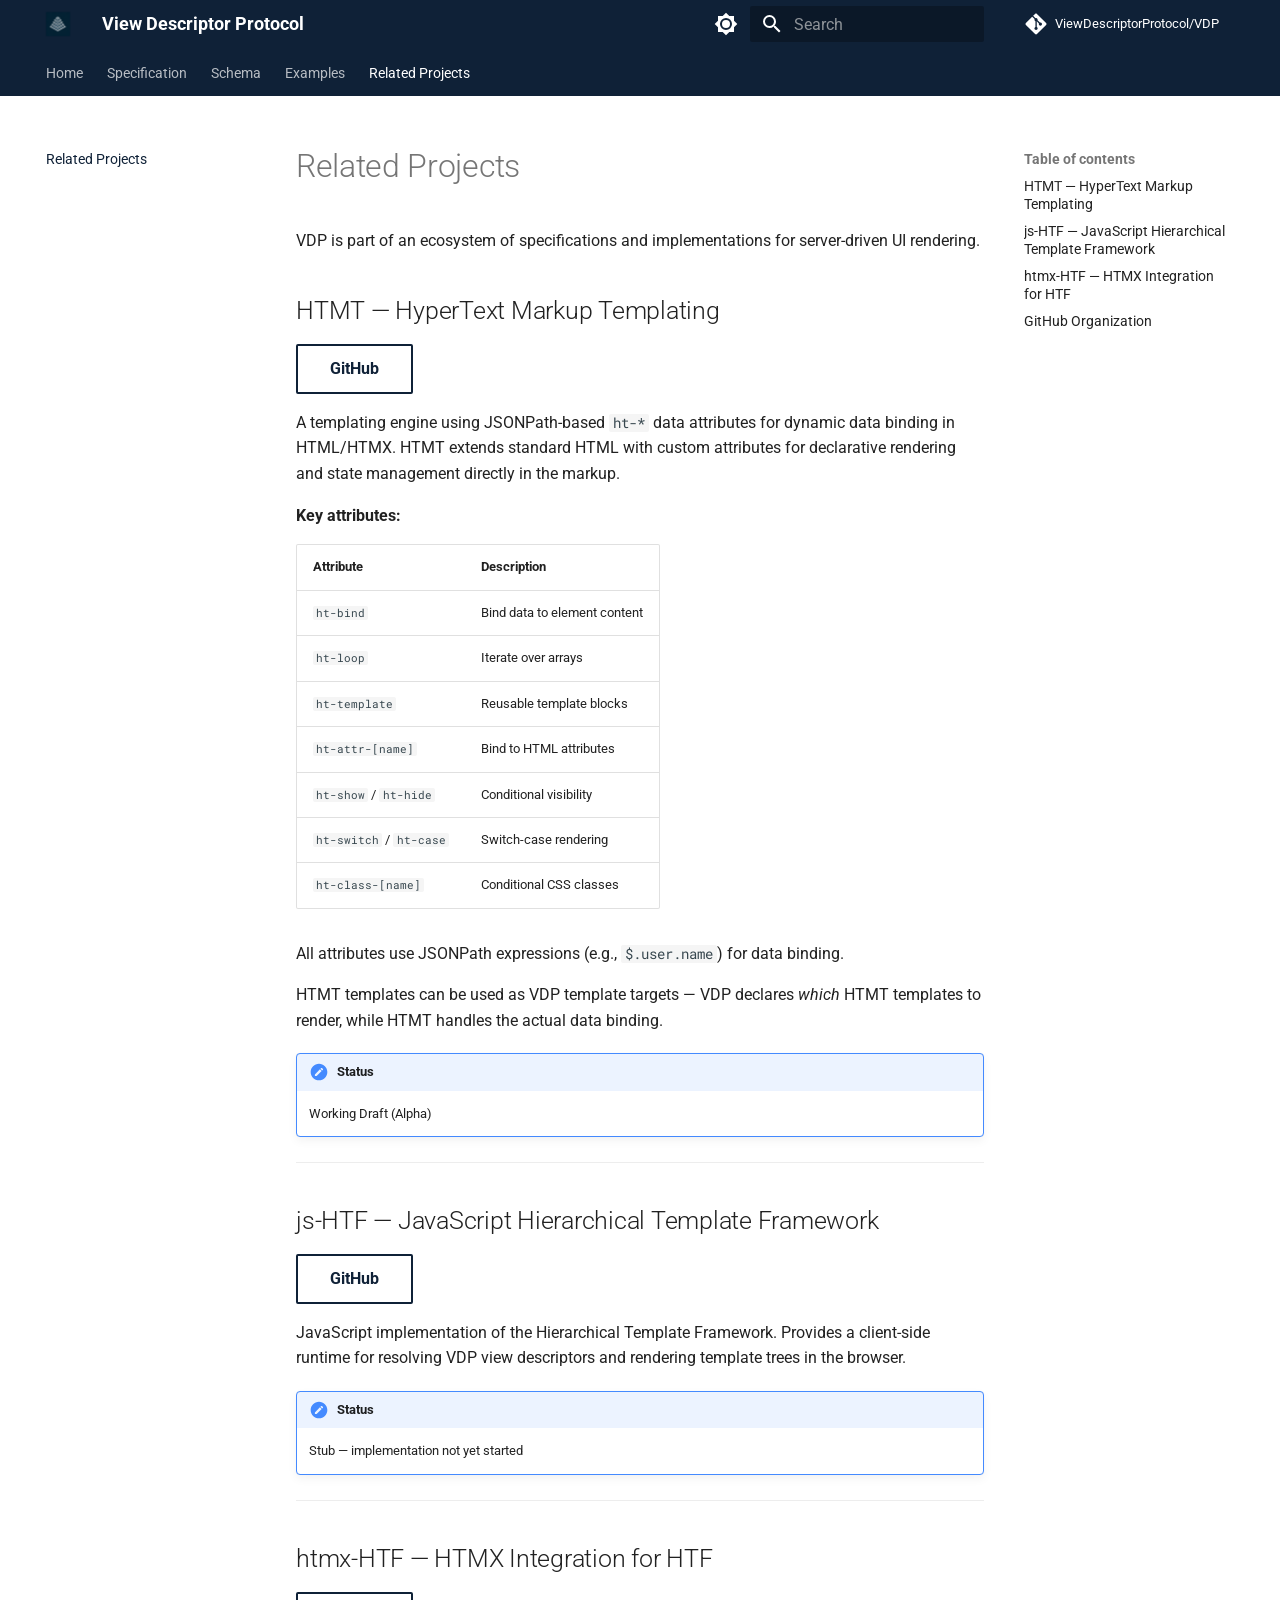
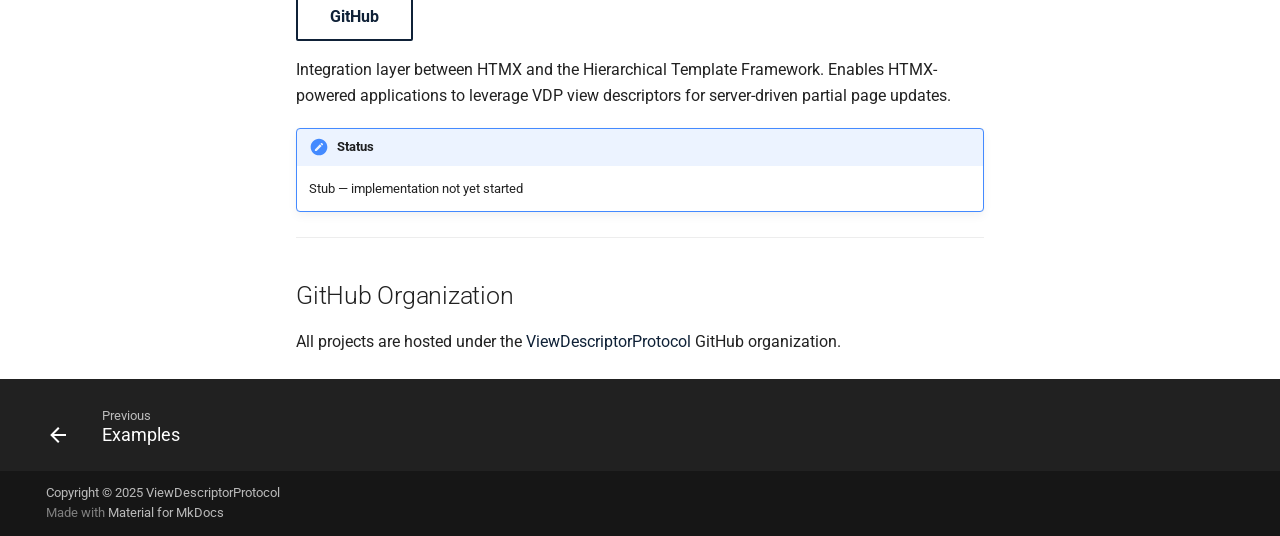
<file: related-projects/index.html>
<!DOCTYPE html><html lang="en" class="no-js"><head>
    
      <meta charset="utf-8">
      <meta name="viewport" content="width=device-width,initial-scale=1">
      
        <meta name="description" content="Server-driven template binding for cross-platform UI rendering">
      
      
        <meta name="author" content="ViewDescriptorProtocol">
      
      
        <link rel="canonical" href="https://vdprotocol.org/related-projects/">
      
      
        <link rel="prev" href="../examples/">
      
      
      
        
      
      
      <link rel="icon" href="../assets/logo.png">
      <meta name="generator" content="mkdocs-1.6.1, mkdocs-material-9.7.3">
    
    
      
        <title>Related Projects - View Descriptor Protocol</title>
      
    
    
      <link rel="stylesheet" href="../assets/stylesheets/main.484c7ddc.min.css">
      
        
        <link rel="stylesheet" href="../assets/stylesheets/palette.ab4e12ef.min.css">
      
      


    
    
      
    
    
      
        
        
        <link rel="preconnect" href="https://fonts.gstatic.com" crossorigin>
        <link rel="stylesheet" href="https://fonts.googleapis.com/css?family=Roboto:300,300i,400,400i,700,700i%7CRoboto+Mono:400,400i,700,700i&amp;display=fallback">
        <style>:root{--md-text-font:"Roboto";--md-code-font:"Roboto Mono"}</style>
      
    
    
      <link rel="stylesheet" href="../assets/extra.css">
    
    <script>__md_scope=new URL("..",location),__md_hash=e=>[...e].reduce(((e,_)=>(e<<5)-e+_.charCodeAt(0)),0),__md_get=(e,_=localStorage,t=__md_scope)=>JSON.parse(_.getItem(t.pathname+"."+e)),__md_set=(e,_,t=localStorage,a=__md_scope)=>{try{t.setItem(a.pathname+"."+e,JSON.stringify(_))}catch(e){}}</script>
    
      

    
    
  <link href="../assets/stylesheets/glightbox.min.css" rel="stylesheet"><script src="../assets/javascripts/glightbox.min.js"></script><style id="glightbox-style">
            html.glightbox-open { overflow: initial; height: 100%; }
            .gslide-title { margin-top: 0px; user-select: text; }
            .gslide-desc { color: #666; user-select: text; }
            .gslide-image img { background: white; }
            .gscrollbar-fixer { padding-right: 15px; }
            .gdesc-inner { font-size: 0.75rem; }
            body[data-md-color-scheme="slate"] .gdesc-inner { background: var(--md-default-bg-color); }
            body[data-md-color-scheme="slate"] .gslide-title { color: var(--md-default-fg-color); }
            body[data-md-color-scheme="slate"] .gslide-desc { color: var(--md-default-fg-color); }
        </style></head>
  
  
    
    
      
    
    
    
    
    <body dir="ltr" data-md-color-scheme="default" data-md-color-primary="custom" data-md-color-accent="light-blue">
  
    
    <input class="md-toggle" data-md-toggle="drawer" type="checkbox" id="__drawer" autocomplete="off">
    <input class="md-toggle" data-md-toggle="search" type="checkbox" id="__search" autocomplete="off">
    <label class="md-overlay" for="__drawer"></label>
    <div data-md-component="skip">
      
        
        <a href="#related-projects" class="md-skip">
          Skip to content
        </a>
      
    </div>
    <div data-md-component="announce">
      
    </div>
    
    
      

<header class="md-header" data-md-component="header">
  <nav class="md-header__inner md-grid" aria-label="Header">
    <a href=".." title="View Descriptor Protocol" class="md-header__button md-logo" aria-label="View Descriptor Protocol" data-md-component="logo">
      
  <img src="../assets/logo.png" alt="logo">

    </a>
    <label class="md-header__button md-icon" for="__drawer">
      
      <svg xmlns="http://www.w3.org/2000/svg" viewBox="0 0 24 24"><path d="M3 6h18v2H3zm0 5h18v2H3zm0 5h18v2H3z"></path></svg>
    </label>
    <div class="md-header__title" data-md-component="header-title">
      <div class="md-header__ellipsis">
        <div class="md-header__topic">
          <span class="md-ellipsis">
            View Descriptor Protocol
          </span>
        </div>
        <div class="md-header__topic" data-md-component="header-topic">
          <span class="md-ellipsis">
            
              Related Projects
            
          </span>
        </div>
      </div>
    </div>
    
      
        <form class="md-header__option" data-md-component="palette">
  
    
    
    
    <input class="md-option" data-md-color-media="(prefers-color-scheme: light)" data-md-color-scheme="default" data-md-color-primary="custom" data-md-color-accent="light-blue" aria-label="Switch to dark mode" type="radio" name="__palette" id="__palette_0">
    
      <label class="md-header__button md-icon" title="Switch to dark mode" for="__palette_1" hidden>
        <svg xmlns="http://www.w3.org/2000/svg" viewBox="0 0 24 24"><path d="M12 8a4 4 0 0 0-4 4 4 4 0 0 0 4 4 4 4 0 0 0 4-4 4 4 0 0 0-4-4m0 10a6 6 0 0 1-6-6 6 6 0 0 1 6-6 6 6 0 0 1 6 6 6 6 0 0 1-6 6m8-9.31V4h-4.69L12 .69 8.69 4H4v4.69L.69 12 4 15.31V20h4.69L12 23.31 15.31 20H20v-4.69L23.31 12z"></path></svg>
      </label>
    
  
    
    
    
    <input class="md-option" data-md-color-media="(prefers-color-scheme: dark)" data-md-color-scheme="slate" data-md-color-primary="custom" data-md-color-accent="light-blue" aria-label="Switch to light mode" type="radio" name="__palette" id="__palette_1">
    
      <label class="md-header__button md-icon" title="Switch to light mode" for="__palette_0" hidden>
        <svg xmlns="http://www.w3.org/2000/svg" viewBox="0 0 24 24"><path d="M12 18c-.89 0-1.74-.2-2.5-.55C11.56 16.5 13 14.42 13 12s-1.44-4.5-3.5-5.45C10.26 6.2 11.11 6 12 6a6 6 0 0 1 6 6 6 6 0 0 1-6 6m8-9.31V4h-4.69L12 .69 8.69 4H4v4.69L.69 12 4 15.31V20h4.69L12 23.31 15.31 20H20v-4.69L23.31 12z"></path></svg>
      </label>
    
  
</form>
      
    
    
      <script>var palette=__md_get("__palette");if(palette&&palette.color){if("(prefers-color-scheme)"===palette.color.media){var media=matchMedia("(prefers-color-scheme: light)"),input=document.querySelector(media.matches?"[data-md-color-media='(prefers-color-scheme: light)']":"[data-md-color-media='(prefers-color-scheme: dark)']");palette.color.media=input.getAttribute("data-md-color-media"),palette.color.scheme=input.getAttribute("data-md-color-scheme"),palette.color.primary=input.getAttribute("data-md-color-primary"),palette.color.accent=input.getAttribute("data-md-color-accent")}for(var[key,value]of Object.entries(palette.color))document.body.setAttribute("data-md-color-"+key,value)}</script>
    
    
    
      
      
        <label class="md-header__button md-icon" for="__search">
          
          <svg xmlns="http://www.w3.org/2000/svg" viewBox="0 0 24 24"><path d="M9.5 3A6.5 6.5 0 0 1 16 9.5c0 1.61-.59 3.09-1.56 4.23l.27.27h.79l5 5-1.5 1.5-5-5v-.79l-.27-.27A6.52 6.52 0 0 1 9.5 16 6.5 6.5 0 0 1 3 9.5 6.5 6.5 0 0 1 9.5 3m0 2C7 5 5 7 5 9.5S7 14 9.5 14 14 12 14 9.5 12 5 9.5 5"></path></svg>
        </label>
        <div class="md-search" data-md-component="search" role="dialog">
  <label class="md-search__overlay" for="__search"></label>
  <div class="md-search__inner" role="search">
    <form class="md-search__form" name="search">
      <input type="text" class="md-search__input" name="query" aria-label="Search" placeholder="Search" autocapitalize="off" autocorrect="off" autocomplete="off" spellcheck="false" data-md-component="search-query" required>
      <label class="md-search__icon md-icon" for="__search">
        
        <svg xmlns="http://www.w3.org/2000/svg" viewBox="0 0 24 24"><path d="M9.5 3A6.5 6.5 0 0 1 16 9.5c0 1.61-.59 3.09-1.56 4.23l.27.27h.79l5 5-1.5 1.5-5-5v-.79l-.27-.27A6.52 6.52 0 0 1 9.5 16 6.5 6.5 0 0 1 3 9.5 6.5 6.5 0 0 1 9.5 3m0 2C7 5 5 7 5 9.5S7 14 9.5 14 14 12 14 9.5 12 5 9.5 5"></path></svg>
        
        <svg xmlns="http://www.w3.org/2000/svg" viewBox="0 0 24 24"><path d="M20 11v2H8l5.5 5.5-1.42 1.42L4.16 12l7.92-7.92L13.5 5.5 8 11z"></path></svg>
      </label>
      <nav class="md-search__options" aria-label="Search">
        
        <button type="reset" class="md-search__icon md-icon" title="Clear" aria-label="Clear" tabindex="-1">
          
          <svg xmlns="http://www.w3.org/2000/svg" viewBox="0 0 24 24"><path d="M19 6.41 17.59 5 12 10.59 6.41 5 5 6.41 10.59 12 5 17.59 6.41 19 12 13.41 17.59 19 19 17.59 13.41 12z"></path></svg>
        </button>
      </nav>
      
        <div class="md-search__suggest" data-md-component="search-suggest"></div>
      
    </form>
    <div class="md-search__output">
      <div class="md-search__scrollwrap" tabindex="0" data-md-scrollfix>
        <div class="md-search-result" data-md-component="search-result">
          <div class="md-search-result__meta">
            Initializing search
          </div>
          <ol class="md-search-result__list" role="presentation"></ol>
        </div>
      </div>
    </div>
  </div>
</div>
      
    
    
      <div class="md-header__source">
        <a href="https://github.com/ViewDescriptorProtocol/VDP" title="Go to repository" class="md-source" data-md-component="source">
  <div class="md-source__icon md-icon">
    
    <svg xmlns="http://www.w3.org/2000/svg" viewBox="0 0 448 512"><!--! Font Awesome Free 7.1.0 by @fontawesome - https://fontawesome.com License - https://fontawesome.com/license/free (Icons: CC BY 4.0, Fonts: SIL OFL 1.1, Code: MIT License) Copyright 2025 Fonticons, Inc.--><path d="M439.6 236.1 244 40.5c-5.4-5.5-12.8-8.5-20.4-8.5s-15 3-20.4 8.4L162.5 81l51.5 51.5c27.1-9.1 52.7 16.8 43.4 43.7l49.7 49.7c34.2-11.8 61.2 31 35.5 56.7-26.5 26.5-70.2-2.9-56-37.3L240.3 199v121.9c25.3 12.5 22.3 41.8 9.1 55-6.4 6.4-15.2 10.1-24.3 10.1s-17.8-3.6-24.3-10.1c-17.6-17.6-11.1-46.9 11.2-56v-123c-20.8-8.5-24.6-30.7-18.6-45L142.6 101 8.5 235.1C3 240.6 0 247.9 0 255.5s3 15 8.5 20.4l195.6 195.7c5.4 5.4 12.7 8.4 20.4 8.4s15-3 20.4-8.4l194.7-194.7c5.4-5.4 8.4-12.8 8.4-20.4s-3-15-8.4-20.4"></path></svg>
  </div>
  <div class="md-source__repository">
    ViewDescriptorProtocol/VDP
  </div>
</a>
      </div>
    
  </nav>
  
</header>
    
    <div class="md-container" data-md-component="container">
      
      
        
          
            
<nav class="md-tabs" aria-label="Tabs" data-md-component="tabs">
  <div class="md-grid">
    <ul class="md-tabs__list">
      
        
  
  
  
  
    <li class="md-tabs__item">
      <a href=".." class="md-tabs__link">
        
  
  
    
  
  Home

      </a>
    </li>
  

      
        
  
  
  
  
    <li class="md-tabs__item">
      <a href="../specification/" class="md-tabs__link">
        
  
  
    
  
  Specification

      </a>
    </li>
  

      
        
  
  
  
  
    <li class="md-tabs__item">
      <a href="../schema/" class="md-tabs__link">
        
  
  
    
  
  Schema

      </a>
    </li>
  

      
        
  
  
  
  
    <li class="md-tabs__item">
      <a href="../examples/" class="md-tabs__link">
        
  
  
    
  
  Examples

      </a>
    </li>
  

      
        
  
  
  
    
  
  
    <li class="md-tabs__item md-tabs__item--active">
      <a href="./" class="md-tabs__link">
        
  
  
    
  
  Related Projects

      </a>
    </li>
  

      
    </ul>
  </div>
</nav>
          
        
      
      <main class="md-main" data-md-component="main">
        <div class="md-main__inner md-grid">
          
            
              
              <div class="md-sidebar md-sidebar--primary" data-md-component="sidebar" data-md-type="navigation">
                <div class="md-sidebar__scrollwrap">
                  <div class="md-sidebar__inner">
                    


  


<nav class="md-nav md-nav--primary md-nav--lifted" aria-label="Navigation" data-md-level="0">
  <label class="md-nav__title" for="__drawer">
    <a href=".." title="View Descriptor Protocol" class="md-nav__button md-logo" aria-label="View Descriptor Protocol" data-md-component="logo">
      
  <img src="../assets/logo.png" alt="logo">

    </a>
    View Descriptor Protocol
  </label>
  
    <div class="md-nav__source">
      <a href="https://github.com/ViewDescriptorProtocol/VDP" title="Go to repository" class="md-source" data-md-component="source">
  <div class="md-source__icon md-icon">
    
    <svg xmlns="http://www.w3.org/2000/svg" viewBox="0 0 448 512"><!--! Font Awesome Free 7.1.0 by @fontawesome - https://fontawesome.com License - https://fontawesome.com/license/free (Icons: CC BY 4.0, Fonts: SIL OFL 1.1, Code: MIT License) Copyright 2025 Fonticons, Inc.--><path d="M439.6 236.1 244 40.5c-5.4-5.5-12.8-8.5-20.4-8.5s-15 3-20.4 8.4L162.5 81l51.5 51.5c27.1-9.1 52.7 16.8 43.4 43.7l49.7 49.7c34.2-11.8 61.2 31 35.5 56.7-26.5 26.5-70.2-2.9-56-37.3L240.3 199v121.9c25.3 12.5 22.3 41.8 9.1 55-6.4 6.4-15.2 10.1-24.3 10.1s-17.8-3.6-24.3-10.1c-17.6-17.6-11.1-46.9 11.2-56v-123c-20.8-8.5-24.6-30.7-18.6-45L142.6 101 8.5 235.1C3 240.6 0 247.9 0 255.5s3 15 8.5 20.4l195.6 195.7c5.4 5.4 12.7 8.4 20.4 8.4s15-3 20.4-8.4l194.7-194.7c5.4-5.4 8.4-12.8 8.4-20.4s-3-15-8.4-20.4"></path></svg>
  </div>
  <div class="md-source__repository">
    ViewDescriptorProtocol/VDP
  </div>
</a>
    </div>
  
  <ul class="md-nav__list" data-md-scrollfix>
    
      
      
  
  
  
  
    <li class="md-nav__item">
      <a href=".." class="md-nav__link">
        
  
  
  <span class="md-ellipsis">
    
  
    Home
  

    
  </span>
  
  

      </a>
    </li>
  

    
      
      
  
  
  
  
    <li class="md-nav__item">
      <a href="../specification/" class="md-nav__link">
        
  
  
  <span class="md-ellipsis">
    
  
    Specification
  

    
  </span>
  
  

      </a>
    </li>
  

    
      
      
  
  
  
  
    <li class="md-nav__item">
      <a href="../schema/" class="md-nav__link">
        
  
  
  <span class="md-ellipsis">
    
  
    Schema
  

    
  </span>
  
  

      </a>
    </li>
  

    
      
      
  
  
  
  
    <li class="md-nav__item">
      <a href="../examples/" class="md-nav__link">
        
  
  
  <span class="md-ellipsis">
    
  
    Examples
  

    
  </span>
  
  

      </a>
    </li>
  

    
      
      
  
  
    
  
  
  
    <li class="md-nav__item md-nav__item--active">
      
      <input class="md-nav__toggle md-toggle" type="checkbox" id="__toc">
      
      
        
      
      
        <label class="md-nav__link md-nav__link--active" for="__toc">
          
  
  
  <span class="md-ellipsis">
    
  
    Related Projects
  

    
  </span>
  
  

          <span class="md-nav__icon md-icon"></span>
        </label>
      
      <a href="./" class="md-nav__link md-nav__link--active">
        
  
  
  <span class="md-ellipsis">
    
  
    Related Projects
  

    
  </span>
  
  

      </a>
      
        

<nav class="md-nav md-nav--secondary" aria-label="Table of contents">
  
  
  
    
  
  
    <label class="md-nav__title" for="__toc">
      <span class="md-nav__icon md-icon"></span>
      Table of contents
    </label>
    <ul class="md-nav__list" data-md-component="toc" data-md-scrollfix>
      
        <li class="md-nav__item">
  <a href="#htmt-hypertext-markup-templating" class="md-nav__link">
    <span class="md-ellipsis">
      
        HTMT — HyperText Markup Templating
      
    </span>
  </a>
  
</li>
      
        <li class="md-nav__item">
  <a href="#js-htf-javascript-hierarchical-template-framework" class="md-nav__link">
    <span class="md-ellipsis">
      
        js-HTF — JavaScript Hierarchical Template Framework
      
    </span>
  </a>
  
</li>
      
        <li class="md-nav__item">
  <a href="#htmx-htf-htmx-integration-for-htf" class="md-nav__link">
    <span class="md-ellipsis">
      
        htmx-HTF — HTMX Integration for HTF
      
    </span>
  </a>
  
</li>
      
        <li class="md-nav__item">
  <a href="#github-organization" class="md-nav__link">
    <span class="md-ellipsis">
      
        GitHub Organization
      
    </span>
  </a>
  
</li>
      
    </ul>
  
</nav>
      
    </li>
  

    
  </ul>
</nav>
                  </div>
                </div>
              </div>
            
            
              
              <div class="md-sidebar md-sidebar--secondary" data-md-component="sidebar" data-md-type="toc">
                <div class="md-sidebar__scrollwrap">
                  <div class="md-sidebar__inner">
                    

<nav class="md-nav md-nav--secondary" aria-label="Table of contents">
  
  
  
    
  
  
    <label class="md-nav__title" for="__toc">
      <span class="md-nav__icon md-icon"></span>
      Table of contents
    </label>
    <ul class="md-nav__list" data-md-component="toc" data-md-scrollfix>
      
        <li class="md-nav__item">
  <a href="#htmt-hypertext-markup-templating" class="md-nav__link">
    <span class="md-ellipsis">
      
        HTMT — HyperText Markup Templating
      
    </span>
  </a>
  
</li>
      
        <li class="md-nav__item">
  <a href="#js-htf-javascript-hierarchical-template-framework" class="md-nav__link">
    <span class="md-ellipsis">
      
        js-HTF — JavaScript Hierarchical Template Framework
      
    </span>
  </a>
  
</li>
      
        <li class="md-nav__item">
  <a href="#htmx-htf-htmx-integration-for-htf" class="md-nav__link">
    <span class="md-ellipsis">
      
        htmx-HTF — HTMX Integration for HTF
      
    </span>
  </a>
  
</li>
      
        <li class="md-nav__item">
  <a href="#github-organization" class="md-nav__link">
    <span class="md-ellipsis">
      
        GitHub Organization
      
    </span>
  </a>
  
</li>
      
    </ul>
  
</nav>
                  </div>
                </div>
              </div>
            
          
          
            <div class="md-content" data-md-component="content">
              
              <article class="md-content__inner md-typeset">
                
                  


  
  


<h1 id="related-projects">Related Projects<a class="headerlink" href="#related-projects" title="Permanent link">¶</a></h1>
<p>VDP is part of an ecosystem of specifications and implementations for server-driven UI rendering.</p>
<h2 id="htmt-hypertext-markup-templating">HTMT — HyperText Markup Templating<a class="headerlink" href="#htmt-hypertext-markup-templating" title="Permanent link">¶</a></h2>
<p><a class="md-button" href="https://github.com/ViewDescriptorProtocol/HTMT">GitHub</a></p>
<p>A templating engine using JSONPath-based <code>ht-*</code> data attributes for dynamic data binding in HTML/HTMX. HTMT extends standard HTML with custom attributes for declarative rendering and state management directly in the markup.</p>
<p><strong>Key attributes:</strong></p>
<table>
<thead>
<tr>
<th>Attribute</th>
<th>Description</th>
</tr>
</thead>
<tbody>
<tr>
<td><code>ht-bind</code></td>
<td>Bind data to element content</td>
</tr>
<tr>
<td><code>ht-loop</code></td>
<td>Iterate over arrays</td>
</tr>
<tr>
<td><code>ht-template</code></td>
<td>Reusable template blocks</td>
</tr>
<tr>
<td><code>ht-attr-[name]</code></td>
<td>Bind to HTML attributes</td>
</tr>
<tr>
<td><code>ht-show</code> / <code>ht-hide</code></td>
<td>Conditional visibility</td>
</tr>
<tr>
<td><code>ht-switch</code> / <code>ht-case</code></td>
<td>Switch-case rendering</td>
</tr>
<tr>
<td><code>ht-class-[name]</code></td>
<td>Conditional CSS classes</td>
</tr>
</tbody>
</table>
<p>All attributes use JSONPath expressions (e.g., <code>$.user.name</code>) for data binding.</p>
<p>HTMT templates can be used as VDP template targets — VDP declares <em>which</em> HTMT templates to render, while HTMT handles the actual data binding.</p>
<div class="admonition note">
<p class="admonition-title">Status</p>
<p>Working Draft (Alpha)</p>
</div>
<hr>
<h2 id="js-htf-javascript-hierarchical-template-framework">js-HTF — JavaScript Hierarchical Template Framework<a class="headerlink" href="#js-htf-javascript-hierarchical-template-framework" title="Permanent link">¶</a></h2>
<p><a class="md-button" href="https://github.com/ViewDescriptorProtocol/js-HTF">GitHub</a></p>
<p>JavaScript implementation of the Hierarchical Template Framework. Provides a client-side runtime for resolving VDP view descriptors and rendering template trees in the browser.</p>
<div class="admonition note">
<p class="admonition-title">Status</p>
<p>Stub — implementation not yet started</p>
</div>
<hr>
<h2 id="htmx-htf-htmx-integration-for-htf">htmx-HTF — HTMX Integration for HTF<a class="headerlink" href="#htmx-htf-htmx-integration-for-htf" title="Permanent link">¶</a></h2>
<p><a class="md-button" href="https://github.com/ViewDescriptorProtocol/htmx-HTF">GitHub</a></p>
<p>Integration layer between HTMX and the Hierarchical Template Framework. Enables HTMX-powered applications to leverage VDP view descriptors for server-driven partial page updates.</p>
<div class="admonition note">
<p class="admonition-title">Status</p>
<p>Stub — implementation not yet started</p>
</div>
<hr>
<h2 id="github-organization">GitHub Organization<a class="headerlink" href="#github-organization" title="Permanent link">¶</a></h2>
<p>All projects are hosted under the <a href="https://github.com/ViewDescriptorProtocol">ViewDescriptorProtocol</a> GitHub organization.</p>












                
              </article>
            </div>
          
          
<script>var target=document.getElementById(location.hash.slice(1));target&&target.name&&(target.checked=target.name.startsWith("__tabbed_"))</script>
        </div>
        
          <button type="button" class="md-top md-icon" data-md-component="top" hidden>
  
  <svg xmlns="http://www.w3.org/2000/svg" viewBox="0 0 24 24"><path d="M13 20h-2V8l-5.5 5.5-1.42-1.42L12 4.16l7.92 7.92-1.42 1.42L13 8z"></path></svg>
  Back to top
</button>
        
      </main>
      
        <footer class="md-footer">
  
    
      
      <nav class="md-footer__inner md-grid" aria-label="Footer">
        
          
          <a href="../examples/" class="md-footer__link md-footer__link--prev" aria-label="Previous: Examples">
            <div class="md-footer__button md-icon">
              
              <svg xmlns="http://www.w3.org/2000/svg" viewBox="0 0 24 24"><path d="M20 11v2H8l5.5 5.5-1.42 1.42L4.16 12l7.92-7.92L13.5 5.5 8 11z"></path></svg>
            </div>
            <div class="md-footer__title">
              <span class="md-footer__direction">
                Previous
              </span>
              <div class="md-ellipsis">
                Examples
              </div>
            </div>
          </a>
        
        
      </nav>
    
  
  <div class="md-footer-meta md-typeset">
    <div class="md-footer-meta__inner md-grid">
      <div class="md-copyright">
  
    <div class="md-copyright__highlight">
      Copyright © 2025 ViewDescriptorProtocol
    </div>
  
  
    Made with
    <a href="https://squidfunk.github.io/mkdocs-material/" target="_blank" rel="noopener">
      Material for MkDocs
    </a>
  
</div>
      
    </div>
  </div>
</footer>
      
    </div>
    <div class="md-dialog" data-md-component="dialog">
      <div class="md-dialog__inner md-typeset"></div>
    </div>
    
    
    
      
      
      <script id="__config" type="application/json">{"annotate": null, "base": "..", "features": ["content.code.copy", "content.code.annotate", "navigation.tabs", "navigation.sections", "navigation.top", "navigation.footer", "search.suggest", "search.highlight", "toc.follow"], "search": "../assets/javascripts/workers/search.2c215733.min.js", "tags": null, "translations": {"clipboard.copied": "Copied to clipboard", "clipboard.copy": "Copy to clipboard", "search.result.more.one": "1 more on this page", "search.result.more.other": "# more on this page", "search.result.none": "No matching documents", "search.result.one": "1 matching document", "search.result.other": "# matching documents", "search.result.placeholder": "Type to start searching", "search.result.term.missing": "Missing", "select.version": "Select version"}, "version": null}</script>
    
    
      <script src="../assets/javascripts/bundle.79ae519e.min.js"></script>
      
    
  
<script id="init-glightbox">const lightbox = GLightbox({"touchNavigation": true, "loop": false, "zoomable": true, "draggable": true, "openEffect": "zoom", "closeEffect": "zoom", "slideEffect": "slide"});
document$.subscribe(()=>{ lightbox.reload(); });
</script></body></html>
</file>
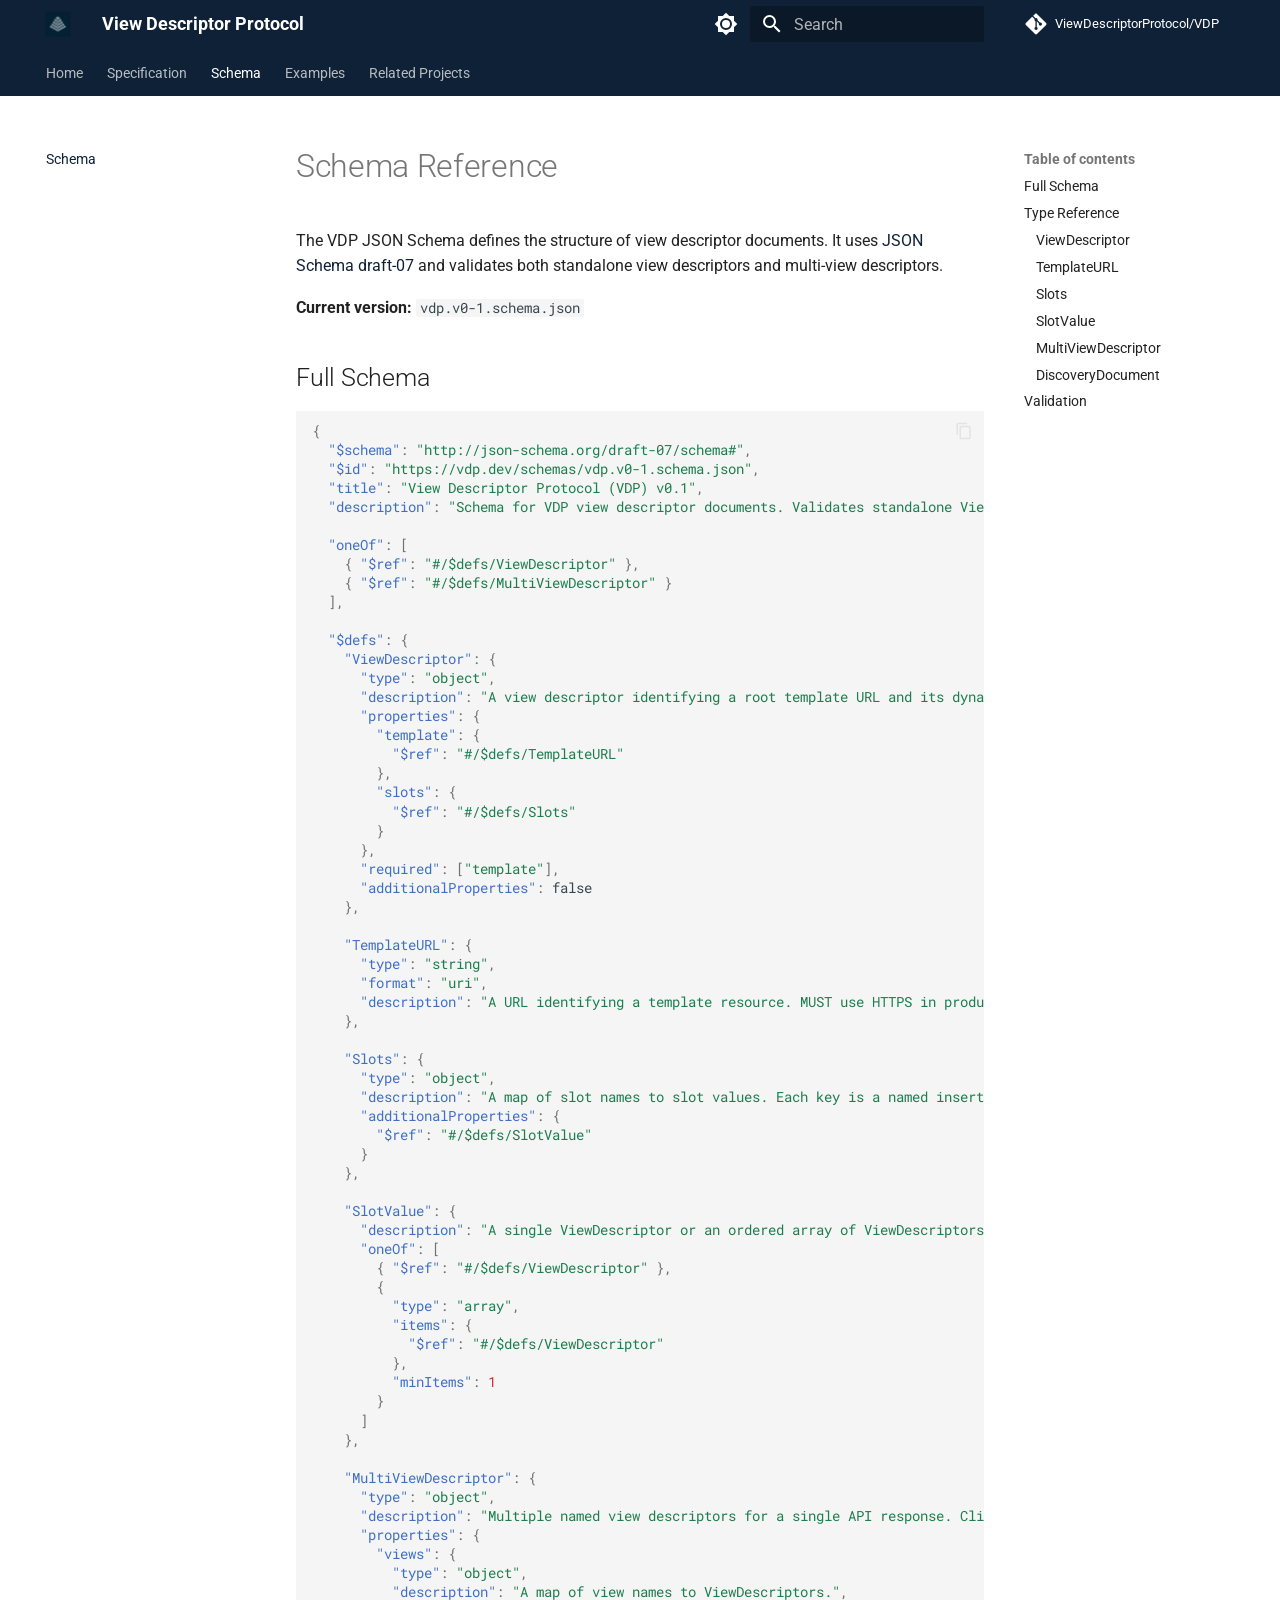
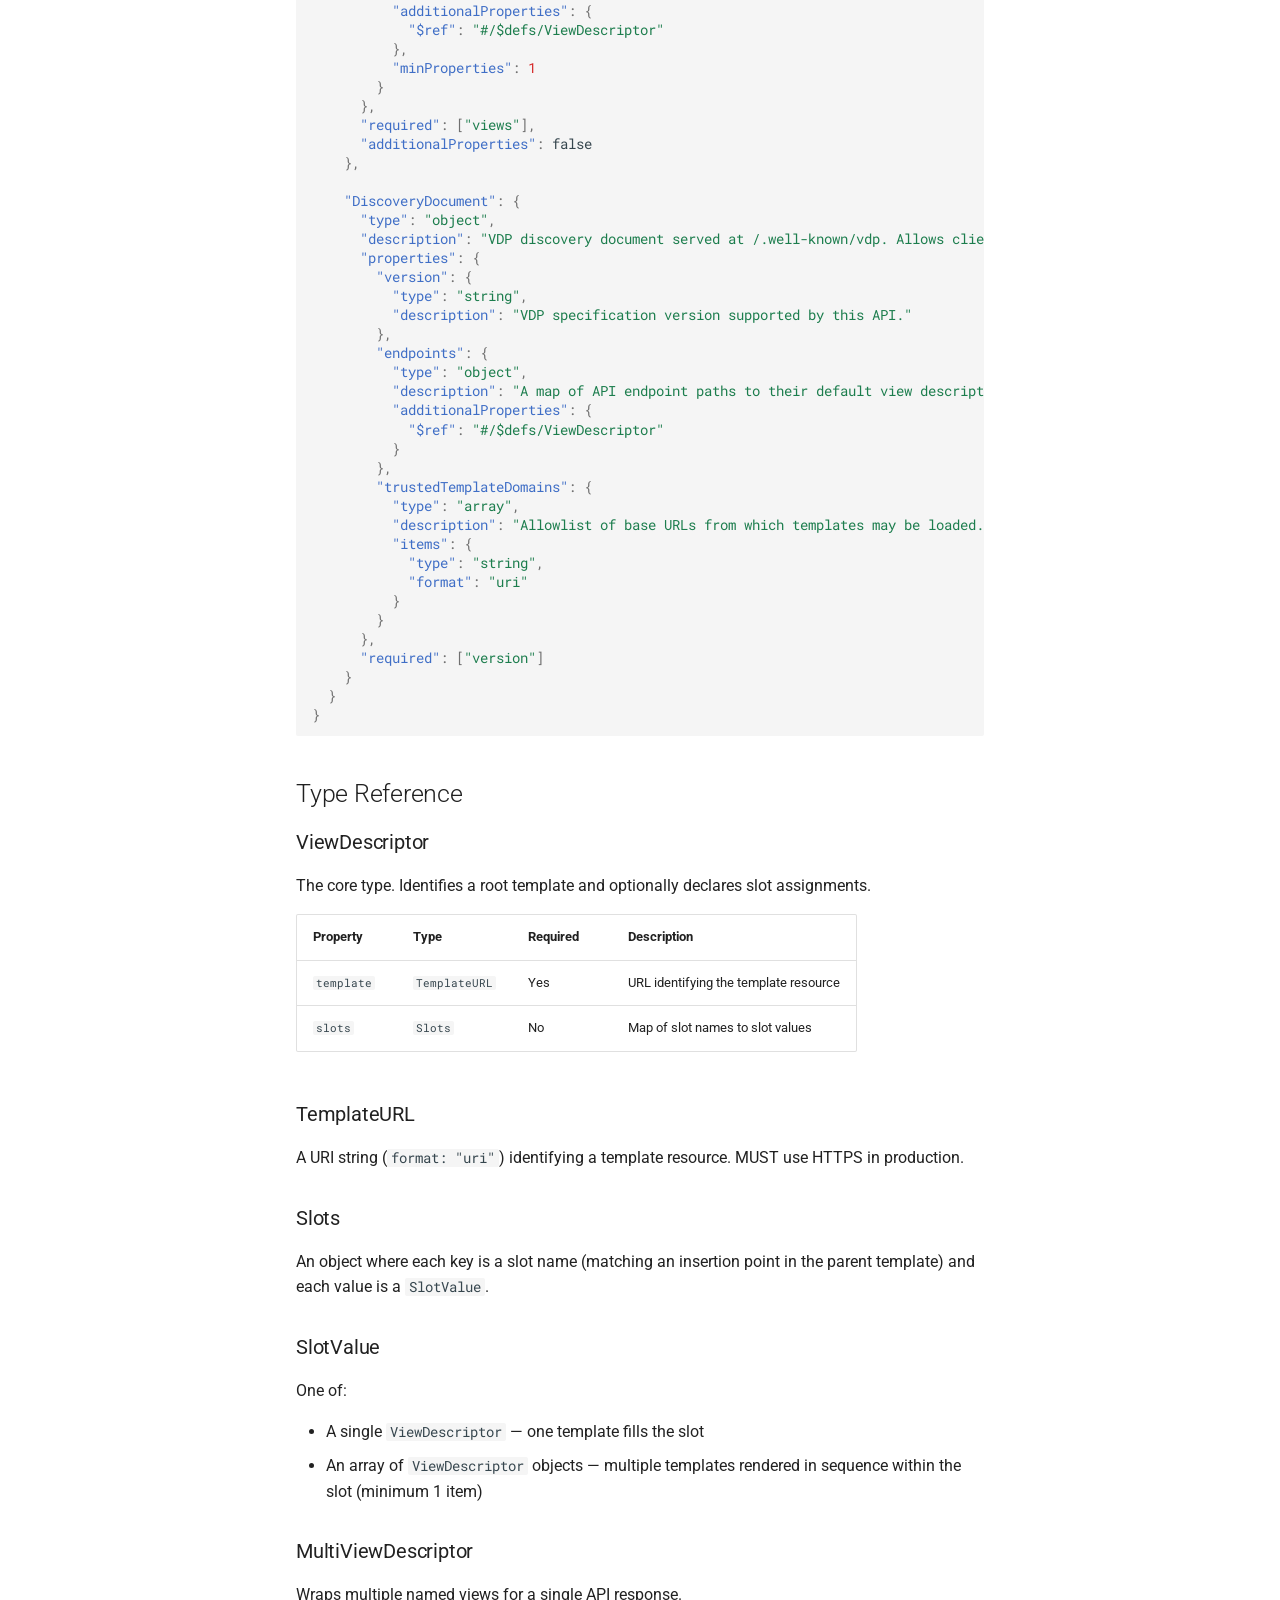
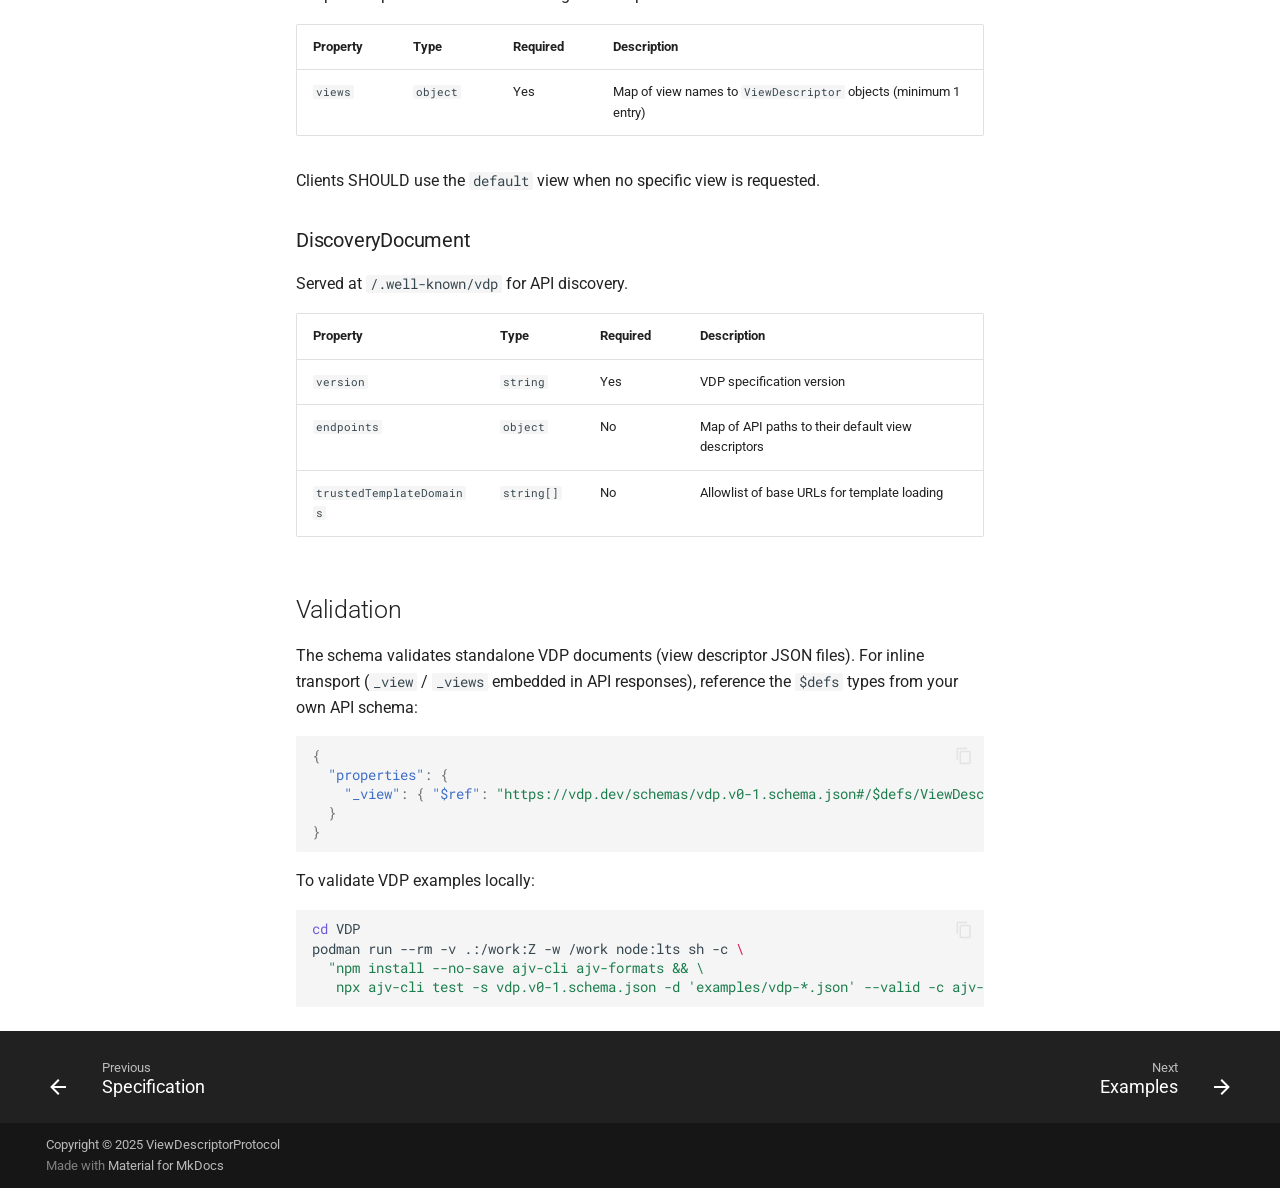
<file: schema/index.html>
<!DOCTYPE html><html lang="en" class="no-js"><head>
    
      <meta charset="utf-8">
      <meta name="viewport" content="width=device-width,initial-scale=1">
      
        <meta name="description" content="Server-driven template binding for cross-platform UI rendering">
      
      
        <meta name="author" content="ViewDescriptorProtocol">
      
      
        <link rel="canonical" href="https://vdprotocol.org/schema/">
      
      
        <link rel="prev" href="../specification/">
      
      
        <link rel="next" href="../examples/">
      
      
        
      
      
      <link rel="icon" href="../assets/logo.png">
      <meta name="generator" content="mkdocs-1.6.1, mkdocs-material-9.7.3">
    
    
      
        <title>Schema - View Descriptor Protocol</title>
      
    
    
      <link rel="stylesheet" href="../assets/stylesheets/main.484c7ddc.min.css">
      
        
        <link rel="stylesheet" href="../assets/stylesheets/palette.ab4e12ef.min.css">
      
      


    
    
      
    
    
      
        
        
        <link rel="preconnect" href="https://fonts.gstatic.com" crossorigin>
        <link rel="stylesheet" href="https://fonts.googleapis.com/css?family=Roboto:300,300i,400,400i,700,700i%7CRoboto+Mono:400,400i,700,700i&amp;display=fallback">
        <style>:root{--md-text-font:"Roboto";--md-code-font:"Roboto Mono"}</style>
      
    
    
      <link rel="stylesheet" href="../assets/extra.css">
    
    <script>__md_scope=new URL("..",location),__md_hash=e=>[...e].reduce(((e,_)=>(e<<5)-e+_.charCodeAt(0)),0),__md_get=(e,_=localStorage,t=__md_scope)=>JSON.parse(_.getItem(t.pathname+"."+e)),__md_set=(e,_,t=localStorage,a=__md_scope)=>{try{t.setItem(a.pathname+"."+e,JSON.stringify(_))}catch(e){}}</script>
    
      

    
    
  <link href="../assets/stylesheets/glightbox.min.css" rel="stylesheet"><script src="../assets/javascripts/glightbox.min.js"></script><style id="glightbox-style">
            html.glightbox-open { overflow: initial; height: 100%; }
            .gslide-title { margin-top: 0px; user-select: text; }
            .gslide-desc { color: #666; user-select: text; }
            .gslide-image img { background: white; }
            .gscrollbar-fixer { padding-right: 15px; }
            .gdesc-inner { font-size: 0.75rem; }
            body[data-md-color-scheme="slate"] .gdesc-inner { background: var(--md-default-bg-color); }
            body[data-md-color-scheme="slate"] .gslide-title { color: var(--md-default-fg-color); }
            body[data-md-color-scheme="slate"] .gslide-desc { color: var(--md-default-fg-color); }
        </style></head>
  
  
    
    
      
    
    
    
    
    <body dir="ltr" data-md-color-scheme="default" data-md-color-primary="custom" data-md-color-accent="light-blue">
  
    
    <input class="md-toggle" data-md-toggle="drawer" type="checkbox" id="__drawer" autocomplete="off">
    <input class="md-toggle" data-md-toggle="search" type="checkbox" id="__search" autocomplete="off">
    <label class="md-overlay" for="__drawer"></label>
    <div data-md-component="skip">
      
        
        <a href="#schema-reference" class="md-skip">
          Skip to content
        </a>
      
    </div>
    <div data-md-component="announce">
      
    </div>
    
    
      

<header class="md-header" data-md-component="header">
  <nav class="md-header__inner md-grid" aria-label="Header">
    <a href=".." title="View Descriptor Protocol" class="md-header__button md-logo" aria-label="View Descriptor Protocol" data-md-component="logo">
      
  <img src="../assets/logo.png" alt="logo">

    </a>
    <label class="md-header__button md-icon" for="__drawer">
      
      <svg xmlns="http://www.w3.org/2000/svg" viewBox="0 0 24 24"><path d="M3 6h18v2H3zm0 5h18v2H3zm0 5h18v2H3z"></path></svg>
    </label>
    <div class="md-header__title" data-md-component="header-title">
      <div class="md-header__ellipsis">
        <div class="md-header__topic">
          <span class="md-ellipsis">
            View Descriptor Protocol
          </span>
        </div>
        <div class="md-header__topic" data-md-component="header-topic">
          <span class="md-ellipsis">
            
              Schema
            
          </span>
        </div>
      </div>
    </div>
    
      
        <form class="md-header__option" data-md-component="palette">
  
    
    
    
    <input class="md-option" data-md-color-media="(prefers-color-scheme: light)" data-md-color-scheme="default" data-md-color-primary="custom" data-md-color-accent="light-blue" aria-label="Switch to dark mode" type="radio" name="__palette" id="__palette_0">
    
      <label class="md-header__button md-icon" title="Switch to dark mode" for="__palette_1" hidden>
        <svg xmlns="http://www.w3.org/2000/svg" viewBox="0 0 24 24"><path d="M12 8a4 4 0 0 0-4 4 4 4 0 0 0 4 4 4 4 0 0 0 4-4 4 4 0 0 0-4-4m0 10a6 6 0 0 1-6-6 6 6 0 0 1 6-6 6 6 0 0 1 6 6 6 6 0 0 1-6 6m8-9.31V4h-4.69L12 .69 8.69 4H4v4.69L.69 12 4 15.31V20h4.69L12 23.31 15.31 20H20v-4.69L23.31 12z"></path></svg>
      </label>
    
  
    
    
    
    <input class="md-option" data-md-color-media="(prefers-color-scheme: dark)" data-md-color-scheme="slate" data-md-color-primary="custom" data-md-color-accent="light-blue" aria-label="Switch to light mode" type="radio" name="__palette" id="__palette_1">
    
      <label class="md-header__button md-icon" title="Switch to light mode" for="__palette_0" hidden>
        <svg xmlns="http://www.w3.org/2000/svg" viewBox="0 0 24 24"><path d="M12 18c-.89 0-1.74-.2-2.5-.55C11.56 16.5 13 14.42 13 12s-1.44-4.5-3.5-5.45C10.26 6.2 11.11 6 12 6a6 6 0 0 1 6 6 6 6 0 0 1-6 6m8-9.31V4h-4.69L12 .69 8.69 4H4v4.69L.69 12 4 15.31V20h4.69L12 23.31 15.31 20H20v-4.69L23.31 12z"></path></svg>
      </label>
    
  
</form>
      
    
    
      <script>var palette=__md_get("__palette");if(palette&&palette.color){if("(prefers-color-scheme)"===palette.color.media){var media=matchMedia("(prefers-color-scheme: light)"),input=document.querySelector(media.matches?"[data-md-color-media='(prefers-color-scheme: light)']":"[data-md-color-media='(prefers-color-scheme: dark)']");palette.color.media=input.getAttribute("data-md-color-media"),palette.color.scheme=input.getAttribute("data-md-color-scheme"),palette.color.primary=input.getAttribute("data-md-color-primary"),palette.color.accent=input.getAttribute("data-md-color-accent")}for(var[key,value]of Object.entries(palette.color))document.body.setAttribute("data-md-color-"+key,value)}</script>
    
    
    
      
      
        <label class="md-header__button md-icon" for="__search">
          
          <svg xmlns="http://www.w3.org/2000/svg" viewBox="0 0 24 24"><path d="M9.5 3A6.5 6.5 0 0 1 16 9.5c0 1.61-.59 3.09-1.56 4.23l.27.27h.79l5 5-1.5 1.5-5-5v-.79l-.27-.27A6.52 6.52 0 0 1 9.5 16 6.5 6.5 0 0 1 3 9.5 6.5 6.5 0 0 1 9.5 3m0 2C7 5 5 7 5 9.5S7 14 9.5 14 14 12 14 9.5 12 5 9.5 5"></path></svg>
        </label>
        <div class="md-search" data-md-component="search" role="dialog">
  <label class="md-search__overlay" for="__search"></label>
  <div class="md-search__inner" role="search">
    <form class="md-search__form" name="search">
      <input type="text" class="md-search__input" name="query" aria-label="Search" placeholder="Search" autocapitalize="off" autocorrect="off" autocomplete="off" spellcheck="false" data-md-component="search-query" required>
      <label class="md-search__icon md-icon" for="__search">
        
        <svg xmlns="http://www.w3.org/2000/svg" viewBox="0 0 24 24"><path d="M9.5 3A6.5 6.5 0 0 1 16 9.5c0 1.61-.59 3.09-1.56 4.23l.27.27h.79l5 5-1.5 1.5-5-5v-.79l-.27-.27A6.52 6.52 0 0 1 9.5 16 6.5 6.5 0 0 1 3 9.5 6.5 6.5 0 0 1 9.5 3m0 2C7 5 5 7 5 9.5S7 14 9.5 14 14 12 14 9.5 12 5 9.5 5"></path></svg>
        
        <svg xmlns="http://www.w3.org/2000/svg" viewBox="0 0 24 24"><path d="M20 11v2H8l5.5 5.5-1.42 1.42L4.16 12l7.92-7.92L13.5 5.5 8 11z"></path></svg>
      </label>
      <nav class="md-search__options" aria-label="Search">
        
        <button type="reset" class="md-search__icon md-icon" title="Clear" aria-label="Clear" tabindex="-1">
          
          <svg xmlns="http://www.w3.org/2000/svg" viewBox="0 0 24 24"><path d="M19 6.41 17.59 5 12 10.59 6.41 5 5 6.41 10.59 12 5 17.59 6.41 19 12 13.41 17.59 19 19 17.59 13.41 12z"></path></svg>
        </button>
      </nav>
      
        <div class="md-search__suggest" data-md-component="search-suggest"></div>
      
    </form>
    <div class="md-search__output">
      <div class="md-search__scrollwrap" tabindex="0" data-md-scrollfix>
        <div class="md-search-result" data-md-component="search-result">
          <div class="md-search-result__meta">
            Initializing search
          </div>
          <ol class="md-search-result__list" role="presentation"></ol>
        </div>
      </div>
    </div>
  </div>
</div>
      
    
    
      <div class="md-header__source">
        <a href="https://github.com/ViewDescriptorProtocol/VDP" title="Go to repository" class="md-source" data-md-component="source">
  <div class="md-source__icon md-icon">
    
    <svg xmlns="http://www.w3.org/2000/svg" viewBox="0 0 448 512"><!--! Font Awesome Free 7.1.0 by @fontawesome - https://fontawesome.com License - https://fontawesome.com/license/free (Icons: CC BY 4.0, Fonts: SIL OFL 1.1, Code: MIT License) Copyright 2025 Fonticons, Inc.--><path d="M439.6 236.1 244 40.5c-5.4-5.5-12.8-8.5-20.4-8.5s-15 3-20.4 8.4L162.5 81l51.5 51.5c27.1-9.1 52.7 16.8 43.4 43.7l49.7 49.7c34.2-11.8 61.2 31 35.5 56.7-26.5 26.5-70.2-2.9-56-37.3L240.3 199v121.9c25.3 12.5 22.3 41.8 9.1 55-6.4 6.4-15.2 10.1-24.3 10.1s-17.8-3.6-24.3-10.1c-17.6-17.6-11.1-46.9 11.2-56v-123c-20.8-8.5-24.6-30.7-18.6-45L142.6 101 8.5 235.1C3 240.6 0 247.9 0 255.5s3 15 8.5 20.4l195.6 195.7c5.4 5.4 12.7 8.4 20.4 8.4s15-3 20.4-8.4l194.7-194.7c5.4-5.4 8.4-12.8 8.4-20.4s-3-15-8.4-20.4"></path></svg>
  </div>
  <div class="md-source__repository">
    ViewDescriptorProtocol/VDP
  </div>
</a>
      </div>
    
  </nav>
  
</header>
    
    <div class="md-container" data-md-component="container">
      
      
        
          
            
<nav class="md-tabs" aria-label="Tabs" data-md-component="tabs">
  <div class="md-grid">
    <ul class="md-tabs__list">
      
        
  
  
  
  
    <li class="md-tabs__item">
      <a href=".." class="md-tabs__link">
        
  
  
    
  
  Home

      </a>
    </li>
  

      
        
  
  
  
  
    <li class="md-tabs__item">
      <a href="../specification/" class="md-tabs__link">
        
  
  
    
  
  Specification

      </a>
    </li>
  

      
        
  
  
  
    
  
  
    <li class="md-tabs__item md-tabs__item--active">
      <a href="./" class="md-tabs__link">
        
  
  
    
  
  Schema

      </a>
    </li>
  

      
        
  
  
  
  
    <li class="md-tabs__item">
      <a href="../examples/" class="md-tabs__link">
        
  
  
    
  
  Examples

      </a>
    </li>
  

      
        
  
  
  
  
    <li class="md-tabs__item">
      <a href="../related-projects/" class="md-tabs__link">
        
  
  
    
  
  Related Projects

      </a>
    </li>
  

      
    </ul>
  </div>
</nav>
          
        
      
      <main class="md-main" data-md-component="main">
        <div class="md-main__inner md-grid">
          
            
              
              <div class="md-sidebar md-sidebar--primary" data-md-component="sidebar" data-md-type="navigation">
                <div class="md-sidebar__scrollwrap">
                  <div class="md-sidebar__inner">
                    


  


<nav class="md-nav md-nav--primary md-nav--lifted" aria-label="Navigation" data-md-level="0">
  <label class="md-nav__title" for="__drawer">
    <a href=".." title="View Descriptor Protocol" class="md-nav__button md-logo" aria-label="View Descriptor Protocol" data-md-component="logo">
      
  <img src="../assets/logo.png" alt="logo">

    </a>
    View Descriptor Protocol
  </label>
  
    <div class="md-nav__source">
      <a href="https://github.com/ViewDescriptorProtocol/VDP" title="Go to repository" class="md-source" data-md-component="source">
  <div class="md-source__icon md-icon">
    
    <svg xmlns="http://www.w3.org/2000/svg" viewBox="0 0 448 512"><!--! Font Awesome Free 7.1.0 by @fontawesome - https://fontawesome.com License - https://fontawesome.com/license/free (Icons: CC BY 4.0, Fonts: SIL OFL 1.1, Code: MIT License) Copyright 2025 Fonticons, Inc.--><path d="M439.6 236.1 244 40.5c-5.4-5.5-12.8-8.5-20.4-8.5s-15 3-20.4 8.4L162.5 81l51.5 51.5c27.1-9.1 52.7 16.8 43.4 43.7l49.7 49.7c34.2-11.8 61.2 31 35.5 56.7-26.5 26.5-70.2-2.9-56-37.3L240.3 199v121.9c25.3 12.5 22.3 41.8 9.1 55-6.4 6.4-15.2 10.1-24.3 10.1s-17.8-3.6-24.3-10.1c-17.6-17.6-11.1-46.9 11.2-56v-123c-20.8-8.5-24.6-30.7-18.6-45L142.6 101 8.5 235.1C3 240.6 0 247.9 0 255.5s3 15 8.5 20.4l195.6 195.7c5.4 5.4 12.7 8.4 20.4 8.4s15-3 20.4-8.4l194.7-194.7c5.4-5.4 8.4-12.8 8.4-20.4s-3-15-8.4-20.4"></path></svg>
  </div>
  <div class="md-source__repository">
    ViewDescriptorProtocol/VDP
  </div>
</a>
    </div>
  
  <ul class="md-nav__list" data-md-scrollfix>
    
      
      
  
  
  
  
    <li class="md-nav__item">
      <a href=".." class="md-nav__link">
        
  
  
  <span class="md-ellipsis">
    
  
    Home
  

    
  </span>
  
  

      </a>
    </li>
  

    
      
      
  
  
  
  
    <li class="md-nav__item">
      <a href="../specification/" class="md-nav__link">
        
  
  
  <span class="md-ellipsis">
    
  
    Specification
  

    
  </span>
  
  

      </a>
    </li>
  

    
      
      
  
  
    
  
  
  
    <li class="md-nav__item md-nav__item--active">
      
      <input class="md-nav__toggle md-toggle" type="checkbox" id="__toc">
      
      
        
      
      
        <label class="md-nav__link md-nav__link--active" for="__toc">
          
  
  
  <span class="md-ellipsis">
    
  
    Schema
  

    
  </span>
  
  

          <span class="md-nav__icon md-icon"></span>
        </label>
      
      <a href="./" class="md-nav__link md-nav__link--active">
        
  
  
  <span class="md-ellipsis">
    
  
    Schema
  

    
  </span>
  
  

      </a>
      
        

<nav class="md-nav md-nav--secondary" aria-label="Table of contents">
  
  
  
    
  
  
    <label class="md-nav__title" for="__toc">
      <span class="md-nav__icon md-icon"></span>
      Table of contents
    </label>
    <ul class="md-nav__list" data-md-component="toc" data-md-scrollfix>
      
        <li class="md-nav__item">
  <a href="#full-schema" class="md-nav__link">
    <span class="md-ellipsis">
      
        Full Schema
      
    </span>
  </a>
  
</li>
      
        <li class="md-nav__item">
  <a href="#type-reference" class="md-nav__link">
    <span class="md-ellipsis">
      
        Type Reference
      
    </span>
  </a>
  
    <nav class="md-nav" aria-label="Type Reference">
      <ul class="md-nav__list">
        
          <li class="md-nav__item">
  <a href="#viewdescriptor" class="md-nav__link">
    <span class="md-ellipsis">
      
        ViewDescriptor
      
    </span>
  </a>
  
</li>
        
          <li class="md-nav__item">
  <a href="#templateurl" class="md-nav__link">
    <span class="md-ellipsis">
      
        TemplateURL
      
    </span>
  </a>
  
</li>
        
          <li class="md-nav__item">
  <a href="#slots" class="md-nav__link">
    <span class="md-ellipsis">
      
        Slots
      
    </span>
  </a>
  
</li>
        
          <li class="md-nav__item">
  <a href="#slotvalue" class="md-nav__link">
    <span class="md-ellipsis">
      
        SlotValue
      
    </span>
  </a>
  
</li>
        
          <li class="md-nav__item">
  <a href="#multiviewdescriptor" class="md-nav__link">
    <span class="md-ellipsis">
      
        MultiViewDescriptor
      
    </span>
  </a>
  
</li>
        
          <li class="md-nav__item">
  <a href="#discoverydocument" class="md-nav__link">
    <span class="md-ellipsis">
      
        DiscoveryDocument
      
    </span>
  </a>
  
</li>
        
      </ul>
    </nav>
  
</li>
      
        <li class="md-nav__item">
  <a href="#validation" class="md-nav__link">
    <span class="md-ellipsis">
      
        Validation
      
    </span>
  </a>
  
</li>
      
    </ul>
  
</nav>
      
    </li>
  

    
      
      
  
  
  
  
    <li class="md-nav__item">
      <a href="../examples/" class="md-nav__link">
        
  
  
  <span class="md-ellipsis">
    
  
    Examples
  

    
  </span>
  
  

      </a>
    </li>
  

    
      
      
  
  
  
  
    <li class="md-nav__item">
      <a href="../related-projects/" class="md-nav__link">
        
  
  
  <span class="md-ellipsis">
    
  
    Related Projects
  

    
  </span>
  
  

      </a>
    </li>
  

    
  </ul>
</nav>
                  </div>
                </div>
              </div>
            
            
              
              <div class="md-sidebar md-sidebar--secondary" data-md-component="sidebar" data-md-type="toc">
                <div class="md-sidebar__scrollwrap">
                  <div class="md-sidebar__inner">
                    

<nav class="md-nav md-nav--secondary" aria-label="Table of contents">
  
  
  
    
  
  
    <label class="md-nav__title" for="__toc">
      <span class="md-nav__icon md-icon"></span>
      Table of contents
    </label>
    <ul class="md-nav__list" data-md-component="toc" data-md-scrollfix>
      
        <li class="md-nav__item">
  <a href="#full-schema" class="md-nav__link">
    <span class="md-ellipsis">
      
        Full Schema
      
    </span>
  </a>
  
</li>
      
        <li class="md-nav__item">
  <a href="#type-reference" class="md-nav__link">
    <span class="md-ellipsis">
      
        Type Reference
      
    </span>
  </a>
  
    <nav class="md-nav" aria-label="Type Reference">
      <ul class="md-nav__list">
        
          <li class="md-nav__item">
  <a href="#viewdescriptor" class="md-nav__link">
    <span class="md-ellipsis">
      
        ViewDescriptor
      
    </span>
  </a>
  
</li>
        
          <li class="md-nav__item">
  <a href="#templateurl" class="md-nav__link">
    <span class="md-ellipsis">
      
        TemplateURL
      
    </span>
  </a>
  
</li>
        
          <li class="md-nav__item">
  <a href="#slots" class="md-nav__link">
    <span class="md-ellipsis">
      
        Slots
      
    </span>
  </a>
  
</li>
        
          <li class="md-nav__item">
  <a href="#slotvalue" class="md-nav__link">
    <span class="md-ellipsis">
      
        SlotValue
      
    </span>
  </a>
  
</li>
        
          <li class="md-nav__item">
  <a href="#multiviewdescriptor" class="md-nav__link">
    <span class="md-ellipsis">
      
        MultiViewDescriptor
      
    </span>
  </a>
  
</li>
        
          <li class="md-nav__item">
  <a href="#discoverydocument" class="md-nav__link">
    <span class="md-ellipsis">
      
        DiscoveryDocument
      
    </span>
  </a>
  
</li>
        
      </ul>
    </nav>
  
</li>
      
        <li class="md-nav__item">
  <a href="#validation" class="md-nav__link">
    <span class="md-ellipsis">
      
        Validation
      
    </span>
  </a>
  
</li>
      
    </ul>
  
</nav>
                  </div>
                </div>
              </div>
            
          
          
            <div class="md-content" data-md-component="content">
              
              <article class="md-content__inner md-typeset">
                
                  


  
  


<h1 id="schema-reference">Schema Reference<a class="headerlink" href="#schema-reference" title="Permanent link">¶</a></h1>
<p>The VDP JSON Schema defines the structure of view descriptor documents. It uses <a href="https://json-schema.org/specification-links#draft-7">JSON Schema draft-07</a> and validates both standalone view descriptors and multi-view descriptors.</p>
<p><strong>Current version:</strong> <code>vdp.v0-1.schema.json</code></p>
<h2 id="full-schema">Full Schema<a class="headerlink" href="#full-schema" title="Permanent link">¶</a></h2>
<div class="language-json highlight"><pre><span></span><code><span id="__span-0-1"><a id="__codelineno-0-1" name="__codelineno-0-1" href="#__codelineno-0-1"></a><span class="p">{</span>
</span><span id="__span-0-2"><a id="__codelineno-0-2" name="__codelineno-0-2" href="#__codelineno-0-2"></a><span class="w">  </span><span class="nt">"$schema"</span><span class="p">:</span><span class="w"> </span><span class="s2">"http://json-schema.org/draft-07/schema#"</span><span class="p">,</span>
</span><span id="__span-0-3"><a id="__codelineno-0-3" name="__codelineno-0-3" href="#__codelineno-0-3"></a><span class="w">  </span><span class="nt">"$id"</span><span class="p">:</span><span class="w"> </span><span class="s2">"https://vdp.dev/schemas/vdp.v0-1.schema.json"</span><span class="p">,</span>
</span><span id="__span-0-4"><a id="__codelineno-0-4" name="__codelineno-0-4" href="#__codelineno-0-4"></a><span class="w">  </span><span class="nt">"title"</span><span class="p">:</span><span class="w"> </span><span class="s2">"View Descriptor Protocol (VDP) v0.1"</span><span class="p">,</span>
</span><span id="__span-0-5"><a id="__codelineno-0-5" name="__codelineno-0-5" href="#__codelineno-0-5"></a><span class="w">  </span><span class="nt">"description"</span><span class="p">:</span><span class="w"> </span><span class="s2">"Schema for VDP view descriptor documents. Validates standalone ViewDescriptor and MultiViewDescriptor payloads. Definitions in $defs can be referenced by other schemas for inline body transport (_view / _views)."</span><span class="p">,</span>
</span><span id="__span-0-6"><a id="__codelineno-0-6" name="__codelineno-0-6" href="#__codelineno-0-6"></a>
</span><span id="__span-0-7"><a id="__codelineno-0-7" name="__codelineno-0-7" href="#__codelineno-0-7"></a><span class="w">  </span><span class="nt">"oneOf"</span><span class="p">:</span><span class="w"> </span><span class="p">[</span>
</span><span id="__span-0-8"><a id="__codelineno-0-8" name="__codelineno-0-8" href="#__codelineno-0-8"></a><span class="w">    </span><span class="p">{</span><span class="w"> </span><span class="nt">"$ref"</span><span class="p">:</span><span class="w"> </span><span class="s2">"#/$defs/ViewDescriptor"</span><span class="w"> </span><span class="p">},</span>
</span><span id="__span-0-9"><a id="__codelineno-0-9" name="__codelineno-0-9" href="#__codelineno-0-9"></a><span class="w">    </span><span class="p">{</span><span class="w"> </span><span class="nt">"$ref"</span><span class="p">:</span><span class="w"> </span><span class="s2">"#/$defs/MultiViewDescriptor"</span><span class="w"> </span><span class="p">}</span>
</span><span id="__span-0-10"><a id="__codelineno-0-10" name="__codelineno-0-10" href="#__codelineno-0-10"></a><span class="w">  </span><span class="p">],</span>
</span><span id="__span-0-11"><a id="__codelineno-0-11" name="__codelineno-0-11" href="#__codelineno-0-11"></a>
</span><span id="__span-0-12"><a id="__codelineno-0-12" name="__codelineno-0-12" href="#__codelineno-0-12"></a><span class="w">  </span><span class="nt">"$defs"</span><span class="p">:</span><span class="w"> </span><span class="p">{</span>
</span><span id="__span-0-13"><a id="__codelineno-0-13" name="__codelineno-0-13" href="#__codelineno-0-13"></a><span class="w">    </span><span class="nt">"ViewDescriptor"</span><span class="p">:</span><span class="w"> </span><span class="p">{</span>
</span><span id="__span-0-14"><a id="__codelineno-0-14" name="__codelineno-0-14" href="#__codelineno-0-14"></a><span class="w">      </span><span class="nt">"type"</span><span class="p">:</span><span class="w"> </span><span class="s2">"object"</span><span class="p">,</span>
</span><span id="__span-0-15"><a id="__codelineno-0-15" name="__codelineno-0-15" href="#__codelineno-0-15"></a><span class="w">      </span><span class="nt">"description"</span><span class="p">:</span><span class="w"> </span><span class="s2">"A view descriptor identifying a root template URL and its dynamic slot assignments. Slots are recursive — each slot value is itself a ViewDescriptor or an array of ViewDescriptors."</span><span class="p">,</span>
</span><span id="__span-0-16"><a id="__codelineno-0-16" name="__codelineno-0-16" href="#__codelineno-0-16"></a><span class="w">      </span><span class="nt">"properties"</span><span class="p">:</span><span class="w"> </span><span class="p">{</span>
</span><span id="__span-0-17"><a id="__codelineno-0-17" name="__codelineno-0-17" href="#__codelineno-0-17"></a><span class="w">        </span><span class="nt">"template"</span><span class="p">:</span><span class="w"> </span><span class="p">{</span>
</span><span id="__span-0-18"><a id="__codelineno-0-18" name="__codelineno-0-18" href="#__codelineno-0-18"></a><span class="w">          </span><span class="nt">"$ref"</span><span class="p">:</span><span class="w"> </span><span class="s2">"#/$defs/TemplateURL"</span>
</span><span id="__span-0-19"><a id="__codelineno-0-19" name="__codelineno-0-19" href="#__codelineno-0-19"></a><span class="w">        </span><span class="p">},</span>
</span><span id="__span-0-20"><a id="__codelineno-0-20" name="__codelineno-0-20" href="#__codelineno-0-20"></a><span class="w">        </span><span class="nt">"slots"</span><span class="p">:</span><span class="w"> </span><span class="p">{</span>
</span><span id="__span-0-21"><a id="__codelineno-0-21" name="__codelineno-0-21" href="#__codelineno-0-21"></a><span class="w">          </span><span class="nt">"$ref"</span><span class="p">:</span><span class="w"> </span><span class="s2">"#/$defs/Slots"</span>
</span><span id="__span-0-22"><a id="__codelineno-0-22" name="__codelineno-0-22" href="#__codelineno-0-22"></a><span class="w">        </span><span class="p">}</span>
</span><span id="__span-0-23"><a id="__codelineno-0-23" name="__codelineno-0-23" href="#__codelineno-0-23"></a><span class="w">      </span><span class="p">},</span>
</span><span id="__span-0-24"><a id="__codelineno-0-24" name="__codelineno-0-24" href="#__codelineno-0-24"></a><span class="w">      </span><span class="nt">"required"</span><span class="p">:</span><span class="w"> </span><span class="p">[</span><span class="s2">"template"</span><span class="p">],</span>
</span><span id="__span-0-25"><a id="__codelineno-0-25" name="__codelineno-0-25" href="#__codelineno-0-25"></a><span class="w">      </span><span class="nt">"additionalProperties"</span><span class="p">:</span><span class="w"> </span><span class="kc">false</span>
</span><span id="__span-0-26"><a id="__codelineno-0-26" name="__codelineno-0-26" href="#__codelineno-0-26"></a><span class="w">    </span><span class="p">},</span>
</span><span id="__span-0-27"><a id="__codelineno-0-27" name="__codelineno-0-27" href="#__codelineno-0-27"></a>
</span><span id="__span-0-28"><a id="__codelineno-0-28" name="__codelineno-0-28" href="#__codelineno-0-28"></a><span class="w">    </span><span class="nt">"TemplateURL"</span><span class="p">:</span><span class="w"> </span><span class="p">{</span>
</span><span id="__span-0-29"><a id="__codelineno-0-29" name="__codelineno-0-29" href="#__codelineno-0-29"></a><span class="w">      </span><span class="nt">"type"</span><span class="p">:</span><span class="w"> </span><span class="s2">"string"</span><span class="p">,</span>
</span><span id="__span-0-30"><a id="__codelineno-0-30" name="__codelineno-0-30" href="#__codelineno-0-30"></a><span class="w">      </span><span class="nt">"format"</span><span class="p">:</span><span class="w"> </span><span class="s2">"uri"</span><span class="p">,</span>
</span><span id="__span-0-31"><a id="__codelineno-0-31" name="__codelineno-0-31" href="#__codelineno-0-31"></a><span class="w">      </span><span class="nt">"description"</span><span class="p">:</span><span class="w"> </span><span class="s2">"A URL identifying a template resource. MUST use HTTPS in production environments."</span>
</span><span id="__span-0-32"><a id="__codelineno-0-32" name="__codelineno-0-32" href="#__codelineno-0-32"></a><span class="w">    </span><span class="p">},</span>
</span><span id="__span-0-33"><a id="__codelineno-0-33" name="__codelineno-0-33" href="#__codelineno-0-33"></a>
</span><span id="__span-0-34"><a id="__codelineno-0-34" name="__codelineno-0-34" href="#__codelineno-0-34"></a><span class="w">    </span><span class="nt">"Slots"</span><span class="p">:</span><span class="w"> </span><span class="p">{</span>
</span><span id="__span-0-35"><a id="__codelineno-0-35" name="__codelineno-0-35" href="#__codelineno-0-35"></a><span class="w">      </span><span class="nt">"type"</span><span class="p">:</span><span class="w"> </span><span class="s2">"object"</span><span class="p">,</span>
</span><span id="__span-0-36"><a id="__codelineno-0-36" name="__codelineno-0-36" href="#__codelineno-0-36"></a><span class="w">      </span><span class="nt">"description"</span><span class="p">:</span><span class="w"> </span><span class="s2">"A map of slot names to slot values. Each key is a named insertion point in the parent template. Each value is a ViewDescriptor (single template) or an array of ViewDescriptors (multiple templates rendered in sequence)."</span><span class="p">,</span>
</span><span id="__span-0-37"><a id="__codelineno-0-37" name="__codelineno-0-37" href="#__codelineno-0-37"></a><span class="w">      </span><span class="nt">"additionalProperties"</span><span class="p">:</span><span class="w"> </span><span class="p">{</span>
</span><span id="__span-0-38"><a id="__codelineno-0-38" name="__codelineno-0-38" href="#__codelineno-0-38"></a><span class="w">        </span><span class="nt">"$ref"</span><span class="p">:</span><span class="w"> </span><span class="s2">"#/$defs/SlotValue"</span>
</span><span id="__span-0-39"><a id="__codelineno-0-39" name="__codelineno-0-39" href="#__codelineno-0-39"></a><span class="w">      </span><span class="p">}</span>
</span><span id="__span-0-40"><a id="__codelineno-0-40" name="__codelineno-0-40" href="#__codelineno-0-40"></a><span class="w">    </span><span class="p">},</span>
</span><span id="__span-0-41"><a id="__codelineno-0-41" name="__codelineno-0-41" href="#__codelineno-0-41"></a>
</span><span id="__span-0-42"><a id="__codelineno-0-42" name="__codelineno-0-42" href="#__codelineno-0-42"></a><span class="w">    </span><span class="nt">"SlotValue"</span><span class="p">:</span><span class="w"> </span><span class="p">{</span>
</span><span id="__span-0-43"><a id="__codelineno-0-43" name="__codelineno-0-43" href="#__codelineno-0-43"></a><span class="w">      </span><span class="nt">"description"</span><span class="p">:</span><span class="w"> </span><span class="s2">"A single ViewDescriptor or an ordered array of ViewDescriptors. Arrays are rendered in sequence within the slot."</span><span class="p">,</span>
</span><span id="__span-0-44"><a id="__codelineno-0-44" name="__codelineno-0-44" href="#__codelineno-0-44"></a><span class="w">      </span><span class="nt">"oneOf"</span><span class="p">:</span><span class="w"> </span><span class="p">[</span>
</span><span id="__span-0-45"><a id="__codelineno-0-45" name="__codelineno-0-45" href="#__codelineno-0-45"></a><span class="w">        </span><span class="p">{</span><span class="w"> </span><span class="nt">"$ref"</span><span class="p">:</span><span class="w"> </span><span class="s2">"#/$defs/ViewDescriptor"</span><span class="w"> </span><span class="p">},</span>
</span><span id="__span-0-46"><a id="__codelineno-0-46" name="__codelineno-0-46" href="#__codelineno-0-46"></a><span class="w">        </span><span class="p">{</span>
</span><span id="__span-0-47"><a id="__codelineno-0-47" name="__codelineno-0-47" href="#__codelineno-0-47"></a><span class="w">          </span><span class="nt">"type"</span><span class="p">:</span><span class="w"> </span><span class="s2">"array"</span><span class="p">,</span>
</span><span id="__span-0-48"><a id="__codelineno-0-48" name="__codelineno-0-48" href="#__codelineno-0-48"></a><span class="w">          </span><span class="nt">"items"</span><span class="p">:</span><span class="w"> </span><span class="p">{</span>
</span><span id="__span-0-49"><a id="__codelineno-0-49" name="__codelineno-0-49" href="#__codelineno-0-49"></a><span class="w">            </span><span class="nt">"$ref"</span><span class="p">:</span><span class="w"> </span><span class="s2">"#/$defs/ViewDescriptor"</span>
</span><span id="__span-0-50"><a id="__codelineno-0-50" name="__codelineno-0-50" href="#__codelineno-0-50"></a><span class="w">          </span><span class="p">},</span>
</span><span id="__span-0-51"><a id="__codelineno-0-51" name="__codelineno-0-51" href="#__codelineno-0-51"></a><span class="w">          </span><span class="nt">"minItems"</span><span class="p">:</span><span class="w"> </span><span class="mi">1</span>
</span><span id="__span-0-52"><a id="__codelineno-0-52" name="__codelineno-0-52" href="#__codelineno-0-52"></a><span class="w">        </span><span class="p">}</span>
</span><span id="__span-0-53"><a id="__codelineno-0-53" name="__codelineno-0-53" href="#__codelineno-0-53"></a><span class="w">      </span><span class="p">]</span>
</span><span id="__span-0-54"><a id="__codelineno-0-54" name="__codelineno-0-54" href="#__codelineno-0-54"></a><span class="w">    </span><span class="p">},</span>
</span><span id="__span-0-55"><a id="__codelineno-0-55" name="__codelineno-0-55" href="#__codelineno-0-55"></a>
</span><span id="__span-0-56"><a id="__codelineno-0-56" name="__codelineno-0-56" href="#__codelineno-0-56"></a><span class="w">    </span><span class="nt">"MultiViewDescriptor"</span><span class="p">:</span><span class="w"> </span><span class="p">{</span>
</span><span id="__span-0-57"><a id="__codelineno-0-57" name="__codelineno-0-57" href="#__codelineno-0-57"></a><span class="w">      </span><span class="nt">"type"</span><span class="p">:</span><span class="w"> </span><span class="s2">"object"</span><span class="p">,</span>
</span><span id="__span-0-58"><a id="__codelineno-0-58" name="__codelineno-0-58" href="#__codelineno-0-58"></a><span class="w">      </span><span class="nt">"description"</span><span class="p">:</span><span class="w"> </span><span class="s2">"Multiple named view descriptors for a single API response. Clients SHOULD use the 'default' view when no specific view is requested."</span><span class="p">,</span>
</span><span id="__span-0-59"><a id="__codelineno-0-59" name="__codelineno-0-59" href="#__codelineno-0-59"></a><span class="w">      </span><span class="nt">"properties"</span><span class="p">:</span><span class="w"> </span><span class="p">{</span>
</span><span id="__span-0-60"><a id="__codelineno-0-60" name="__codelineno-0-60" href="#__codelineno-0-60"></a><span class="w">        </span><span class="nt">"views"</span><span class="p">:</span><span class="w"> </span><span class="p">{</span>
</span><span id="__span-0-61"><a id="__codelineno-0-61" name="__codelineno-0-61" href="#__codelineno-0-61"></a><span class="w">          </span><span class="nt">"type"</span><span class="p">:</span><span class="w"> </span><span class="s2">"object"</span><span class="p">,</span>
</span><span id="__span-0-62"><a id="__codelineno-0-62" name="__codelineno-0-62" href="#__codelineno-0-62"></a><span class="w">          </span><span class="nt">"description"</span><span class="p">:</span><span class="w"> </span><span class="s2">"A map of view names to ViewDescriptors."</span><span class="p">,</span>
</span><span id="__span-0-63"><a id="__codelineno-0-63" name="__codelineno-0-63" href="#__codelineno-0-63"></a><span class="w">          </span><span class="nt">"additionalProperties"</span><span class="p">:</span><span class="w"> </span><span class="p">{</span>
</span><span id="__span-0-64"><a id="__codelineno-0-64" name="__codelineno-0-64" href="#__codelineno-0-64"></a><span class="w">            </span><span class="nt">"$ref"</span><span class="p">:</span><span class="w"> </span><span class="s2">"#/$defs/ViewDescriptor"</span>
</span><span id="__span-0-65"><a id="__codelineno-0-65" name="__codelineno-0-65" href="#__codelineno-0-65"></a><span class="w">          </span><span class="p">},</span>
</span><span id="__span-0-66"><a id="__codelineno-0-66" name="__codelineno-0-66" href="#__codelineno-0-66"></a><span class="w">          </span><span class="nt">"minProperties"</span><span class="p">:</span><span class="w"> </span><span class="mi">1</span>
</span><span id="__span-0-67"><a id="__codelineno-0-67" name="__codelineno-0-67" href="#__codelineno-0-67"></a><span class="w">        </span><span class="p">}</span>
</span><span id="__span-0-68"><a id="__codelineno-0-68" name="__codelineno-0-68" href="#__codelineno-0-68"></a><span class="w">      </span><span class="p">},</span>
</span><span id="__span-0-69"><a id="__codelineno-0-69" name="__codelineno-0-69" href="#__codelineno-0-69"></a><span class="w">      </span><span class="nt">"required"</span><span class="p">:</span><span class="w"> </span><span class="p">[</span><span class="s2">"views"</span><span class="p">],</span>
</span><span id="__span-0-70"><a id="__codelineno-0-70" name="__codelineno-0-70" href="#__codelineno-0-70"></a><span class="w">      </span><span class="nt">"additionalProperties"</span><span class="p">:</span><span class="w"> </span><span class="kc">false</span>
</span><span id="__span-0-71"><a id="__codelineno-0-71" name="__codelineno-0-71" href="#__codelineno-0-71"></a><span class="w">    </span><span class="p">},</span>
</span><span id="__span-0-72"><a id="__codelineno-0-72" name="__codelineno-0-72" href="#__codelineno-0-72"></a>
</span><span id="__span-0-73"><a id="__codelineno-0-73" name="__codelineno-0-73" href="#__codelineno-0-73"></a><span class="w">    </span><span class="nt">"DiscoveryDocument"</span><span class="p">:</span><span class="w"> </span><span class="p">{</span>
</span><span id="__span-0-74"><a id="__codelineno-0-74" name="__codelineno-0-74" href="#__codelineno-0-74"></a><span class="w">      </span><span class="nt">"type"</span><span class="p">:</span><span class="w"> </span><span class="s2">"object"</span><span class="p">,</span>
</span><span id="__span-0-75"><a id="__codelineno-0-75" name="__codelineno-0-75" href="#__codelineno-0-75"></a><span class="w">      </span><span class="nt">"description"</span><span class="p">:</span><span class="w"> </span><span class="s2">"VDP discovery document served at /.well-known/vdp. Allows clients to prefetch view descriptors and identify trusted template domains."</span><span class="p">,</span>
</span><span id="__span-0-76"><a id="__codelineno-0-76" name="__codelineno-0-76" href="#__codelineno-0-76"></a><span class="w">      </span><span class="nt">"properties"</span><span class="p">:</span><span class="w"> </span><span class="p">{</span>
</span><span id="__span-0-77"><a id="__codelineno-0-77" name="__codelineno-0-77" href="#__codelineno-0-77"></a><span class="w">        </span><span class="nt">"version"</span><span class="p">:</span><span class="w"> </span><span class="p">{</span>
</span><span id="__span-0-78"><a id="__codelineno-0-78" name="__codelineno-0-78" href="#__codelineno-0-78"></a><span class="w">          </span><span class="nt">"type"</span><span class="p">:</span><span class="w"> </span><span class="s2">"string"</span><span class="p">,</span>
</span><span id="__span-0-79"><a id="__codelineno-0-79" name="__codelineno-0-79" href="#__codelineno-0-79"></a><span class="w">          </span><span class="nt">"description"</span><span class="p">:</span><span class="w"> </span><span class="s2">"VDP specification version supported by this API."</span>
</span><span id="__span-0-80"><a id="__codelineno-0-80" name="__codelineno-0-80" href="#__codelineno-0-80"></a><span class="w">        </span><span class="p">},</span>
</span><span id="__span-0-81"><a id="__codelineno-0-81" name="__codelineno-0-81" href="#__codelineno-0-81"></a><span class="w">        </span><span class="nt">"endpoints"</span><span class="p">:</span><span class="w"> </span><span class="p">{</span>
</span><span id="__span-0-82"><a id="__codelineno-0-82" name="__codelineno-0-82" href="#__codelineno-0-82"></a><span class="w">          </span><span class="nt">"type"</span><span class="p">:</span><span class="w"> </span><span class="s2">"object"</span><span class="p">,</span>
</span><span id="__span-0-83"><a id="__codelineno-0-83" name="__codelineno-0-83" href="#__codelineno-0-83"></a><span class="w">          </span><span class="nt">"description"</span><span class="p">:</span><span class="w"> </span><span class="s2">"A map of API endpoint paths to their default view descriptors."</span><span class="p">,</span>
</span><span id="__span-0-84"><a id="__codelineno-0-84" name="__codelineno-0-84" href="#__codelineno-0-84"></a><span class="w">          </span><span class="nt">"additionalProperties"</span><span class="p">:</span><span class="w"> </span><span class="p">{</span>
</span><span id="__span-0-85"><a id="__codelineno-0-85" name="__codelineno-0-85" href="#__codelineno-0-85"></a><span class="w">            </span><span class="nt">"$ref"</span><span class="p">:</span><span class="w"> </span><span class="s2">"#/$defs/ViewDescriptor"</span>
</span><span id="__span-0-86"><a id="__codelineno-0-86" name="__codelineno-0-86" href="#__codelineno-0-86"></a><span class="w">          </span><span class="p">}</span>
</span><span id="__span-0-87"><a id="__codelineno-0-87" name="__codelineno-0-87" href="#__codelineno-0-87"></a><span class="w">        </span><span class="p">},</span>
</span><span id="__span-0-88"><a id="__codelineno-0-88" name="__codelineno-0-88" href="#__codelineno-0-88"></a><span class="w">        </span><span class="nt">"trustedTemplateDomains"</span><span class="p">:</span><span class="w"> </span><span class="p">{</span>
</span><span id="__span-0-89"><a id="__codelineno-0-89" name="__codelineno-0-89" href="#__codelineno-0-89"></a><span class="w">          </span><span class="nt">"type"</span><span class="p">:</span><span class="w"> </span><span class="s2">"array"</span><span class="p">,</span>
</span><span id="__span-0-90"><a id="__codelineno-0-90" name="__codelineno-0-90" href="#__codelineno-0-90"></a><span class="w">          </span><span class="nt">"description"</span><span class="p">:</span><span class="w"> </span><span class="s2">"Allowlist of base URLs from which templates may be loaded."</span><span class="p">,</span>
</span><span id="__span-0-91"><a id="__codelineno-0-91" name="__codelineno-0-91" href="#__codelineno-0-91"></a><span class="w">          </span><span class="nt">"items"</span><span class="p">:</span><span class="w"> </span><span class="p">{</span>
</span><span id="__span-0-92"><a id="__codelineno-0-92" name="__codelineno-0-92" href="#__codelineno-0-92"></a><span class="w">            </span><span class="nt">"type"</span><span class="p">:</span><span class="w"> </span><span class="s2">"string"</span><span class="p">,</span>
</span><span id="__span-0-93"><a id="__codelineno-0-93" name="__codelineno-0-93" href="#__codelineno-0-93"></a><span class="w">            </span><span class="nt">"format"</span><span class="p">:</span><span class="w"> </span><span class="s2">"uri"</span>
</span><span id="__span-0-94"><a id="__codelineno-0-94" name="__codelineno-0-94" href="#__codelineno-0-94"></a><span class="w">          </span><span class="p">}</span>
</span><span id="__span-0-95"><a id="__codelineno-0-95" name="__codelineno-0-95" href="#__codelineno-0-95"></a><span class="w">        </span><span class="p">}</span>
</span><span id="__span-0-96"><a id="__codelineno-0-96" name="__codelineno-0-96" href="#__codelineno-0-96"></a><span class="w">      </span><span class="p">},</span>
</span><span id="__span-0-97"><a id="__codelineno-0-97" name="__codelineno-0-97" href="#__codelineno-0-97"></a><span class="w">      </span><span class="nt">"required"</span><span class="p">:</span><span class="w"> </span><span class="p">[</span><span class="s2">"version"</span><span class="p">]</span>
</span><span id="__span-0-98"><a id="__codelineno-0-98" name="__codelineno-0-98" href="#__codelineno-0-98"></a><span class="w">    </span><span class="p">}</span>
</span><span id="__span-0-99"><a id="__codelineno-0-99" name="__codelineno-0-99" href="#__codelineno-0-99"></a><span class="w">  </span><span class="p">}</span>
</span><span id="__span-0-100"><a id="__codelineno-0-100" name="__codelineno-0-100" href="#__codelineno-0-100"></a><span class="p">}</span>
</span></code></pre></div>
<h2 id="type-reference">Type Reference<a class="headerlink" href="#type-reference" title="Permanent link">¶</a></h2>
<h3 id="viewdescriptor">ViewDescriptor<a class="headerlink" href="#viewdescriptor" title="Permanent link">¶</a></h3>
<p>The core type. Identifies a root template and optionally declares slot assignments.</p>
<table>
<thead>
<tr>
<th>Property</th>
<th>Type</th>
<th>Required</th>
<th>Description</th>
</tr>
</thead>
<tbody>
<tr>
<td><code>template</code></td>
<td><code>TemplateURL</code></td>
<td>Yes</td>
<td>URL identifying the template resource</td>
</tr>
<tr>
<td><code>slots</code></td>
<td><code>Slots</code></td>
<td>No</td>
<td>Map of slot names to slot values</td>
</tr>
</tbody>
</table>
<h3 id="templateurl">TemplateURL<a class="headerlink" href="#templateurl" title="Permanent link">¶</a></h3>
<p>A URI string (<code>format: "uri"</code>) identifying a template resource. MUST use HTTPS in production.</p>
<h3 id="slots">Slots<a class="headerlink" href="#slots" title="Permanent link">¶</a></h3>
<p>An object where each key is a slot name (matching an insertion point in the parent template) and each value is a <code>SlotValue</code>.</p>
<h3 id="slotvalue">SlotValue<a class="headerlink" href="#slotvalue" title="Permanent link">¶</a></h3>
<p>One of:</p>
<ul>
<li>A single <code>ViewDescriptor</code> — one template fills the slot</li>
<li>An array of <code>ViewDescriptor</code> objects — multiple templates rendered in sequence within the slot (minimum 1 item)</li>
</ul>
<h3 id="multiviewdescriptor">MultiViewDescriptor<a class="headerlink" href="#multiviewdescriptor" title="Permanent link">¶</a></h3>
<p>Wraps multiple named views for a single API response.</p>
<table>
<thead>
<tr>
<th>Property</th>
<th>Type</th>
<th>Required</th>
<th>Description</th>
</tr>
</thead>
<tbody>
<tr>
<td><code>views</code></td>
<td><code>object</code></td>
<td>Yes</td>
<td>Map of view names to <code>ViewDescriptor</code> objects (minimum 1 entry)</td>
</tr>
</tbody>
</table>
<p>Clients SHOULD use the <code>default</code> view when no specific view is requested.</p>
<h3 id="discoverydocument">DiscoveryDocument<a class="headerlink" href="#discoverydocument" title="Permanent link">¶</a></h3>
<p>Served at <code>/.well-known/vdp</code> for API discovery.</p>
<table>
<thead>
<tr>
<th>Property</th>
<th>Type</th>
<th>Required</th>
<th>Description</th>
</tr>
</thead>
<tbody>
<tr>
<td><code>version</code></td>
<td><code>string</code></td>
<td>Yes</td>
<td>VDP specification version</td>
</tr>
<tr>
<td><code>endpoints</code></td>
<td><code>object</code></td>
<td>No</td>
<td>Map of API paths to their default view descriptors</td>
</tr>
<tr>
<td><code>trustedTemplateDomains</code></td>
<td><code>string[]</code></td>
<td>No</td>
<td>Allowlist of base URLs for template loading</td>
</tr>
</tbody>
</table>
<h2 id="validation">Validation<a class="headerlink" href="#validation" title="Permanent link">¶</a></h2>
<p>The schema validates standalone VDP documents (view descriptor JSON files). For inline transport (<code>_view</code> / <code>_views</code> embedded in API responses), reference the <code>$defs</code> types from your own API schema:</p>
<div class="language-json highlight"><pre><span></span><code><span id="__span-1-1"><a id="__codelineno-1-1" name="__codelineno-1-1" href="#__codelineno-1-1"></a><span class="p">{</span>
</span><span id="__span-1-2"><a id="__codelineno-1-2" name="__codelineno-1-2" href="#__codelineno-1-2"></a><span class="w">  </span><span class="nt">"properties"</span><span class="p">:</span><span class="w"> </span><span class="p">{</span>
</span><span id="__span-1-3"><a id="__codelineno-1-3" name="__codelineno-1-3" href="#__codelineno-1-3"></a><span class="w">    </span><span class="nt">"_view"</span><span class="p">:</span><span class="w"> </span><span class="p">{</span><span class="w"> </span><span class="nt">"$ref"</span><span class="p">:</span><span class="w"> </span><span class="s2">"https://vdp.dev/schemas/vdp.v0-1.schema.json#/$defs/ViewDescriptor"</span><span class="w"> </span><span class="p">}</span>
</span><span id="__span-1-4"><a id="__codelineno-1-4" name="__codelineno-1-4" href="#__codelineno-1-4"></a><span class="w">  </span><span class="p">}</span>
</span><span id="__span-1-5"><a id="__codelineno-1-5" name="__codelineno-1-5" href="#__codelineno-1-5"></a><span class="p">}</span>
</span></code></pre></div>
<p>To validate VDP examples locally:</p>
<div class="language-bash highlight"><pre><span></span><code><span id="__span-2-1"><a id="__codelineno-2-1" name="__codelineno-2-1" href="#__codelineno-2-1"></a><span class="nb">cd</span><span class="w"> </span>VDP
</span><span id="__span-2-2"><a id="__codelineno-2-2" name="__codelineno-2-2" href="#__codelineno-2-2"></a>podman<span class="w"> </span>run<span class="w"> </span>--rm<span class="w"> </span>-v<span class="w"> </span>.:/work:Z<span class="w"> </span>-w<span class="w"> </span>/work<span class="w"> </span>node:lts<span class="w"> </span>sh<span class="w"> </span>-c<span class="w"> </span><span class="se">\</span>
</span><span id="__span-2-3"><a id="__codelineno-2-3" name="__codelineno-2-3" href="#__codelineno-2-3"></a><span class="w">  </span><span class="s2">"npm install --no-save ajv-cli ajv-formats &amp;&amp; \</span>
</span><span id="__span-2-4"><a id="__codelineno-2-4" name="__codelineno-2-4" href="#__codelineno-2-4"></a><span class="s2">   npx ajv-cli test -s vdp.v0-1.schema.json -d 'examples/vdp-*.json' --valid -c ajv-formats"</span>
</span></code></pre></div>












                
              </article>
            </div>
          
          
<script>var target=document.getElementById(location.hash.slice(1));target&&target.name&&(target.checked=target.name.startsWith("__tabbed_"))</script>
        </div>
        
          <button type="button" class="md-top md-icon" data-md-component="top" hidden>
  
  <svg xmlns="http://www.w3.org/2000/svg" viewBox="0 0 24 24"><path d="M13 20h-2V8l-5.5 5.5-1.42-1.42L12 4.16l7.92 7.92-1.42 1.42L13 8z"></path></svg>
  Back to top
</button>
        
      </main>
      
        <footer class="md-footer">
  
    
      
      <nav class="md-footer__inner md-grid" aria-label="Footer">
        
          
          <a href="../specification/" class="md-footer__link md-footer__link--prev" aria-label="Previous: Specification">
            <div class="md-footer__button md-icon">
              
              <svg xmlns="http://www.w3.org/2000/svg" viewBox="0 0 24 24"><path d="M20 11v2H8l5.5 5.5-1.42 1.42L4.16 12l7.92-7.92L13.5 5.5 8 11z"></path></svg>
            </div>
            <div class="md-footer__title">
              <span class="md-footer__direction">
                Previous
              </span>
              <div class="md-ellipsis">
                Specification
              </div>
            </div>
          </a>
        
        
          
          <a href="../examples/" class="md-footer__link md-footer__link--next" aria-label="Next: Examples">
            <div class="md-footer__title">
              <span class="md-footer__direction">
                Next
              </span>
              <div class="md-ellipsis">
                Examples
              </div>
            </div>
            <div class="md-footer__button md-icon">
              
              <svg xmlns="http://www.w3.org/2000/svg" viewBox="0 0 24 24"><path d="M4 11v2h12l-5.5 5.5 1.42 1.42L19.84 12l-7.92-7.92L10.5 5.5 16 11z"></path></svg>
            </div>
          </a>
        
      </nav>
    
  
  <div class="md-footer-meta md-typeset">
    <div class="md-footer-meta__inner md-grid">
      <div class="md-copyright">
  
    <div class="md-copyright__highlight">
      Copyright © 2025 ViewDescriptorProtocol
    </div>
  
  
    Made with
    <a href="https://squidfunk.github.io/mkdocs-material/" target="_blank" rel="noopener">
      Material for MkDocs
    </a>
  
</div>
      
    </div>
  </div>
</footer>
      
    </div>
    <div class="md-dialog" data-md-component="dialog">
      <div class="md-dialog__inner md-typeset"></div>
    </div>
    
    
    
      
      
      <script id="__config" type="application/json">{"annotate": null, "base": "..", "features": ["content.code.copy", "content.code.annotate", "navigation.tabs", "navigation.sections", "navigation.top", "navigation.footer", "search.suggest", "search.highlight", "toc.follow"], "search": "../assets/javascripts/workers/search.2c215733.min.js", "tags": null, "translations": {"clipboard.copied": "Copied to clipboard", "clipboard.copy": "Copy to clipboard", "search.result.more.one": "1 more on this page", "search.result.more.other": "# more on this page", "search.result.none": "No matching documents", "search.result.one": "1 matching document", "search.result.other": "# matching documents", "search.result.placeholder": "Type to start searching", "search.result.term.missing": "Missing", "select.version": "Select version"}, "version": null}</script>
    
    
      <script src="../assets/javascripts/bundle.79ae519e.min.js"></script>
      
    
  
<script id="init-glightbox">const lightbox = GLightbox({"touchNavigation": true, "loop": false, "zoomable": true, "draggable": true, "openEffect": "zoom", "closeEffect": "zoom", "slideEffect": "slide"});
document$.subscribe(()=>{ lightbox.reload(); });
</script></body></html>
</file>
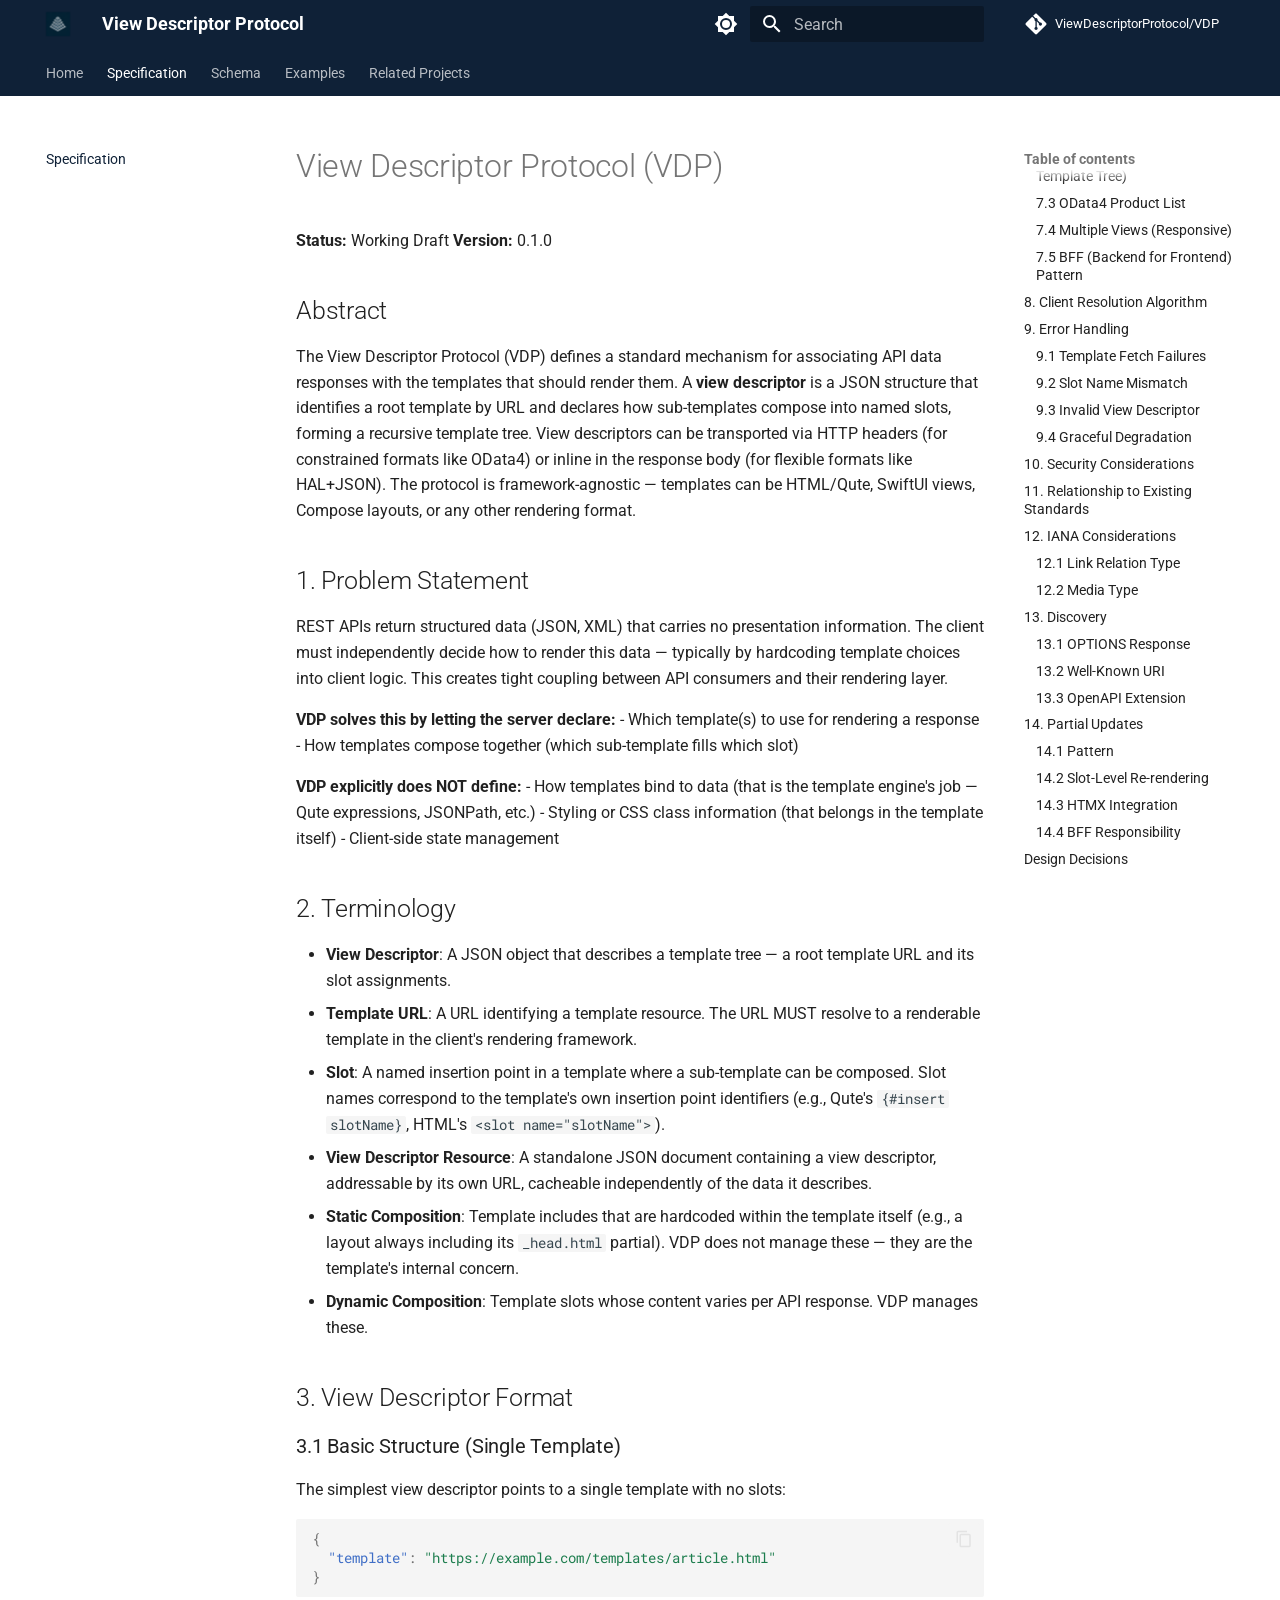
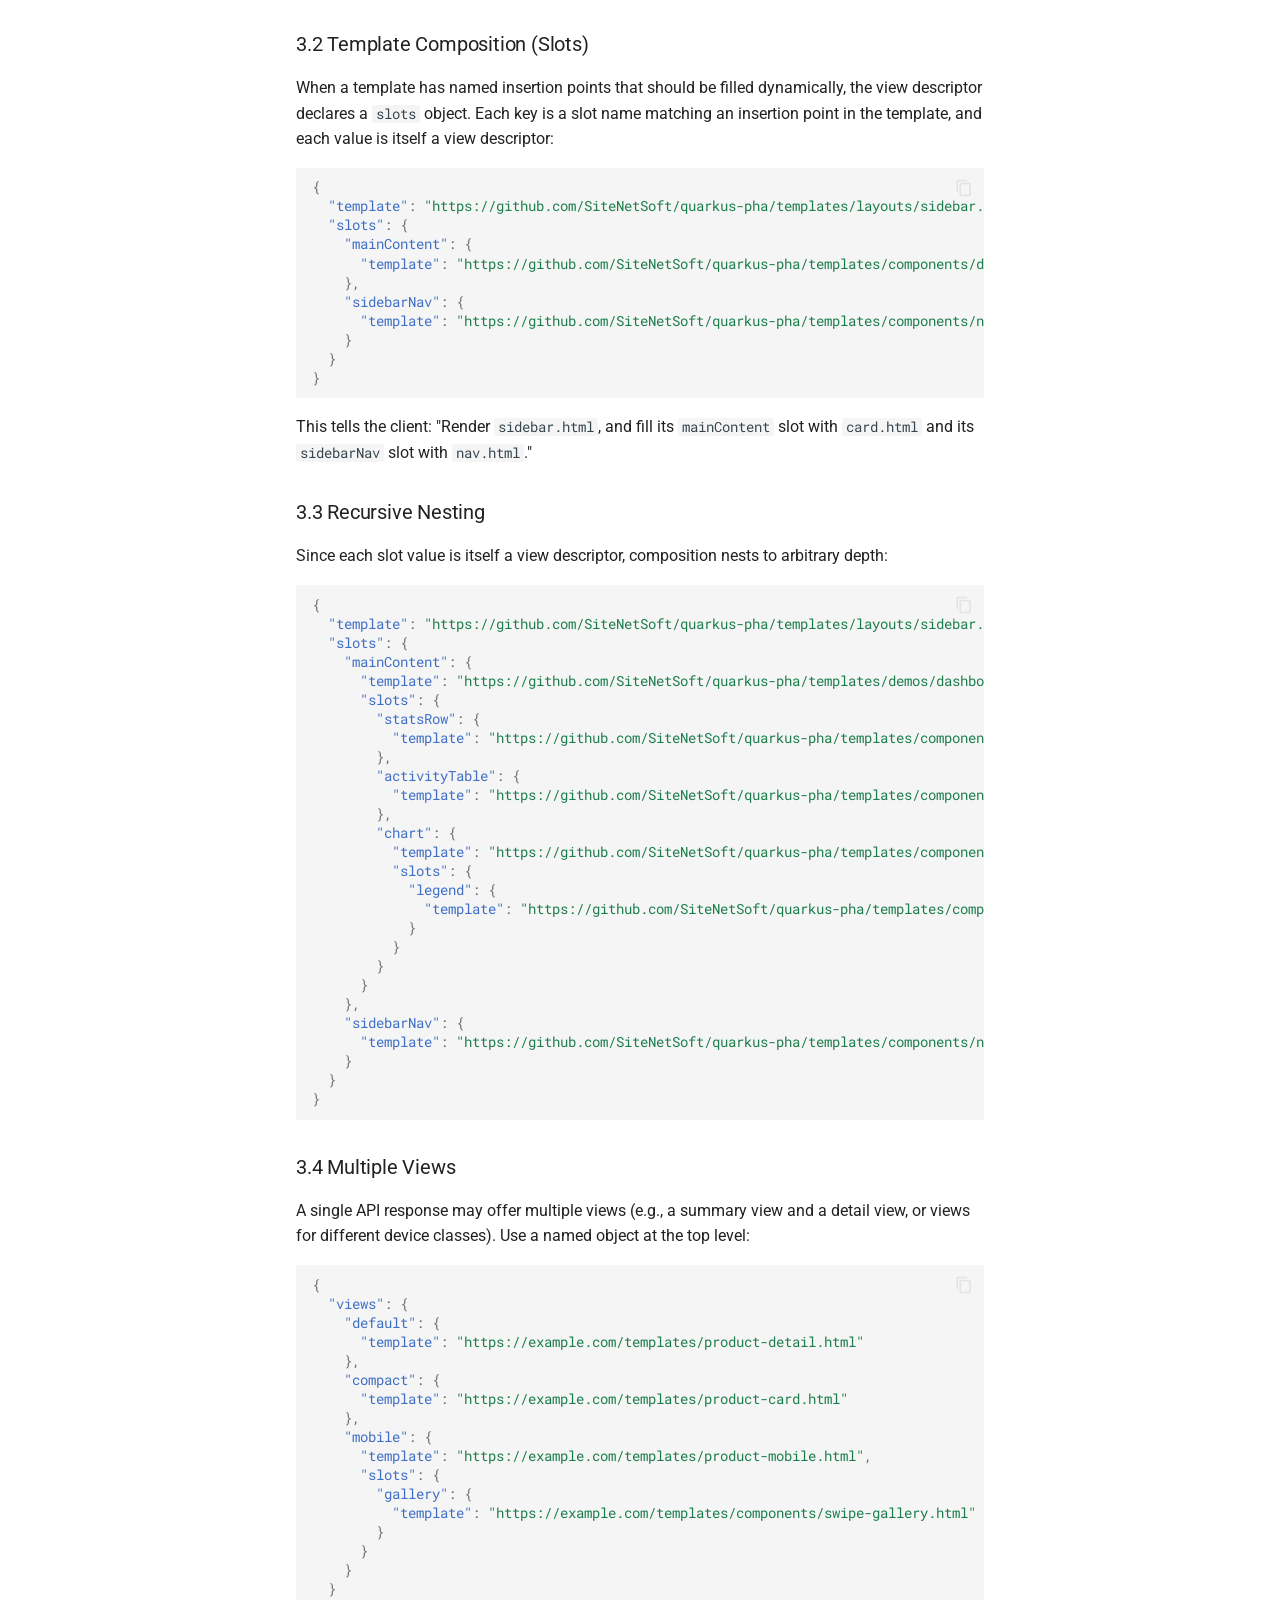
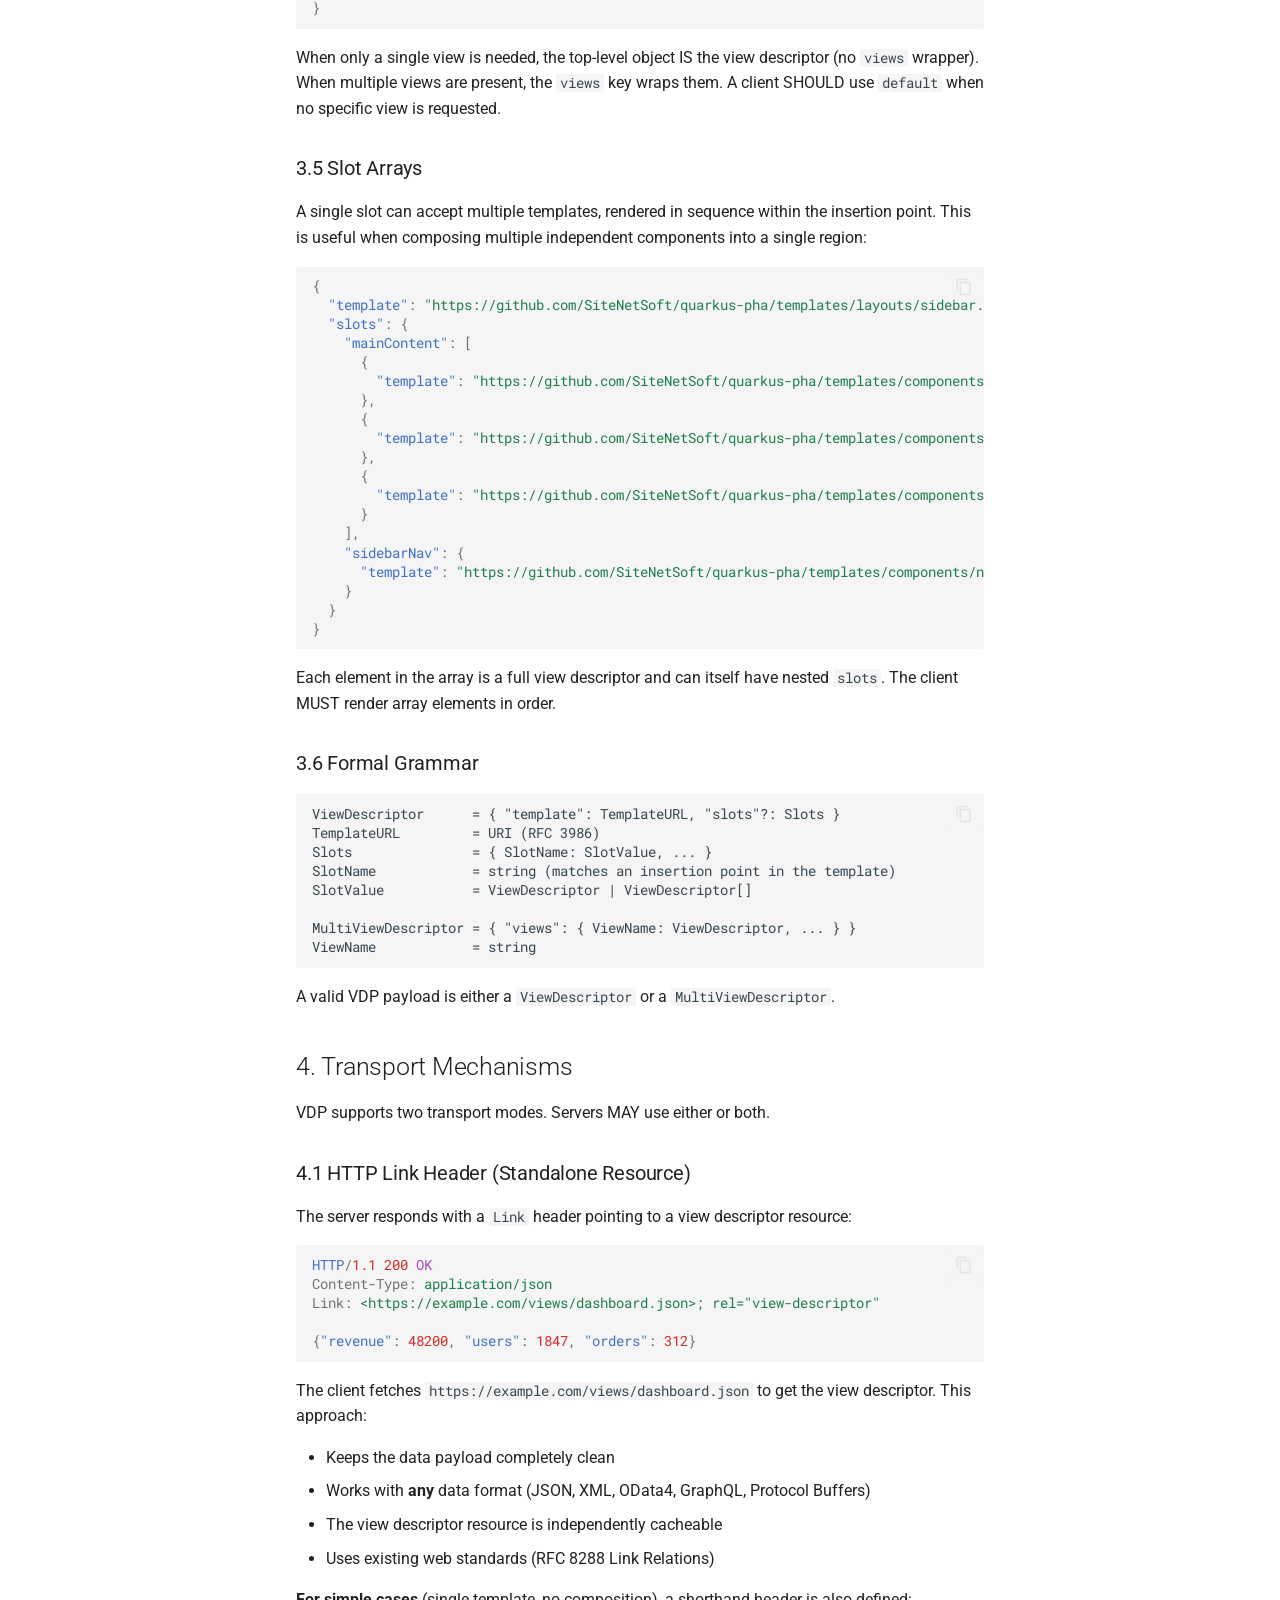
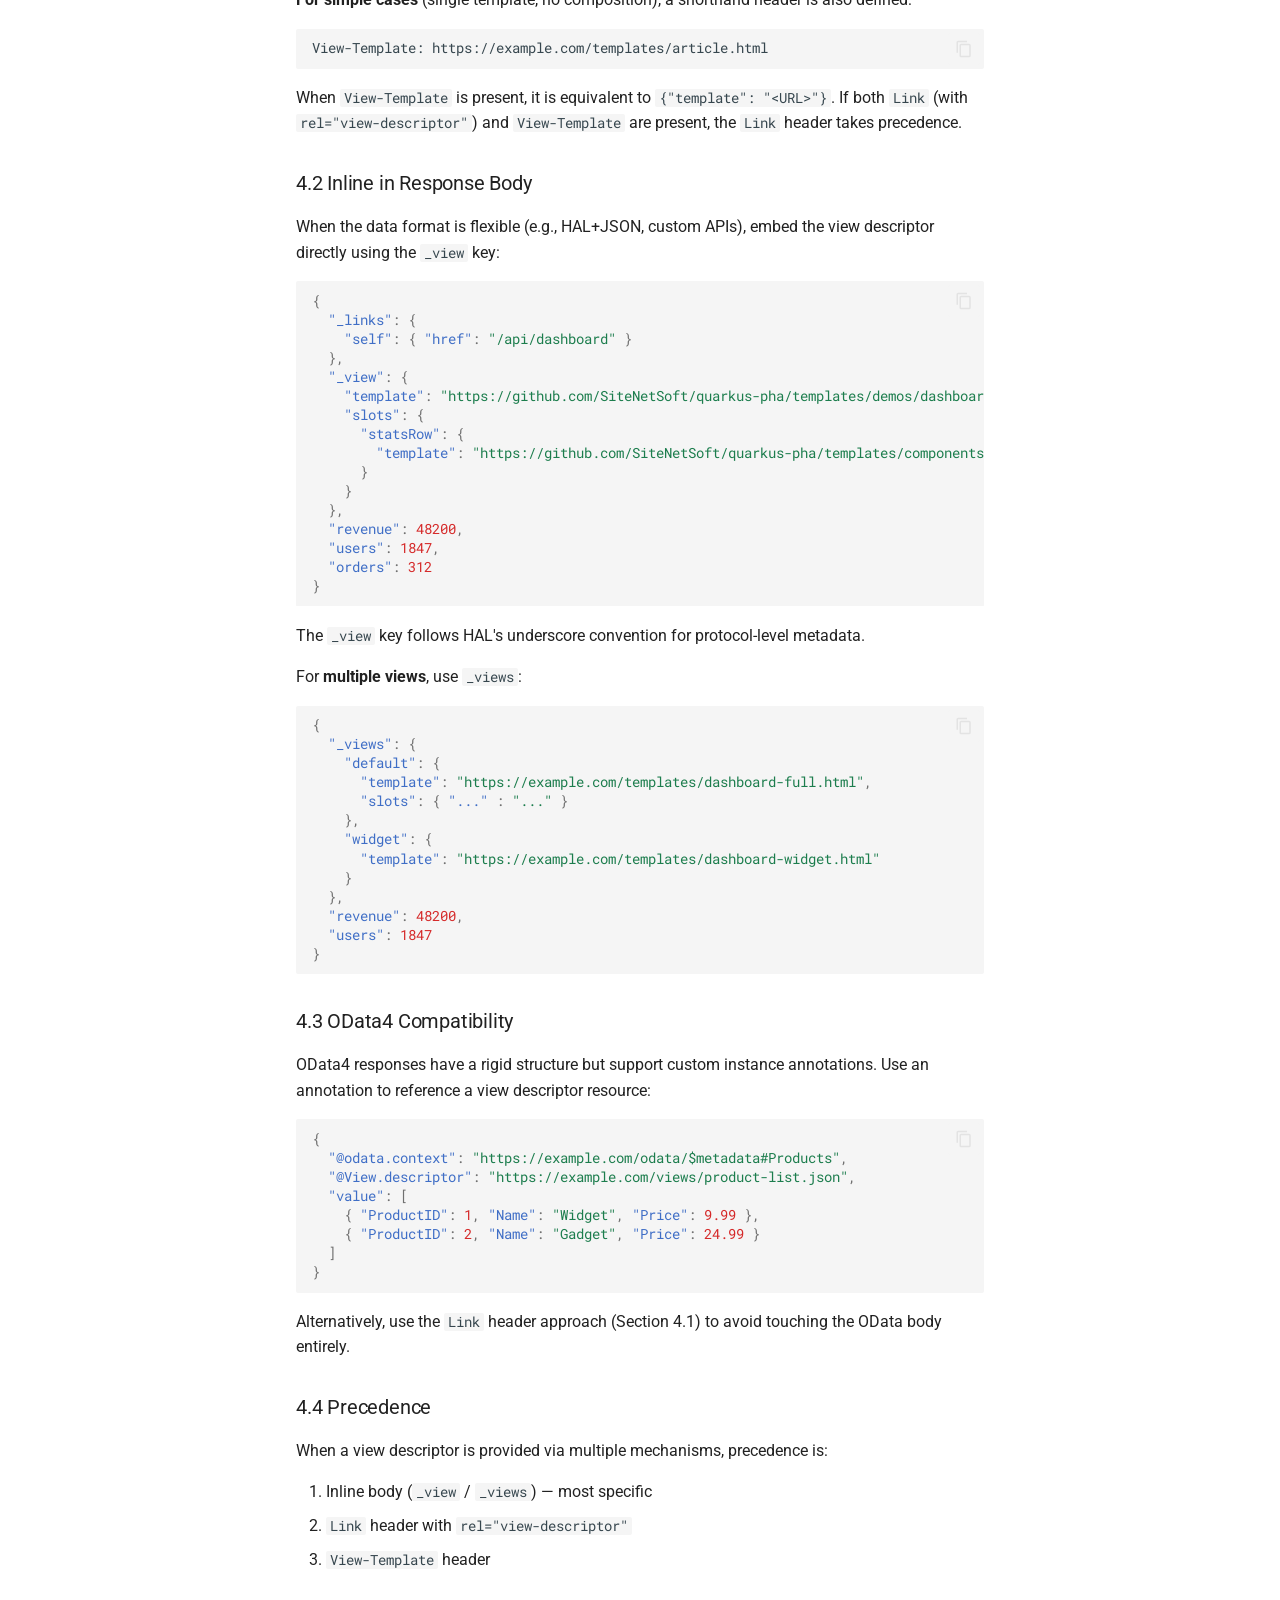
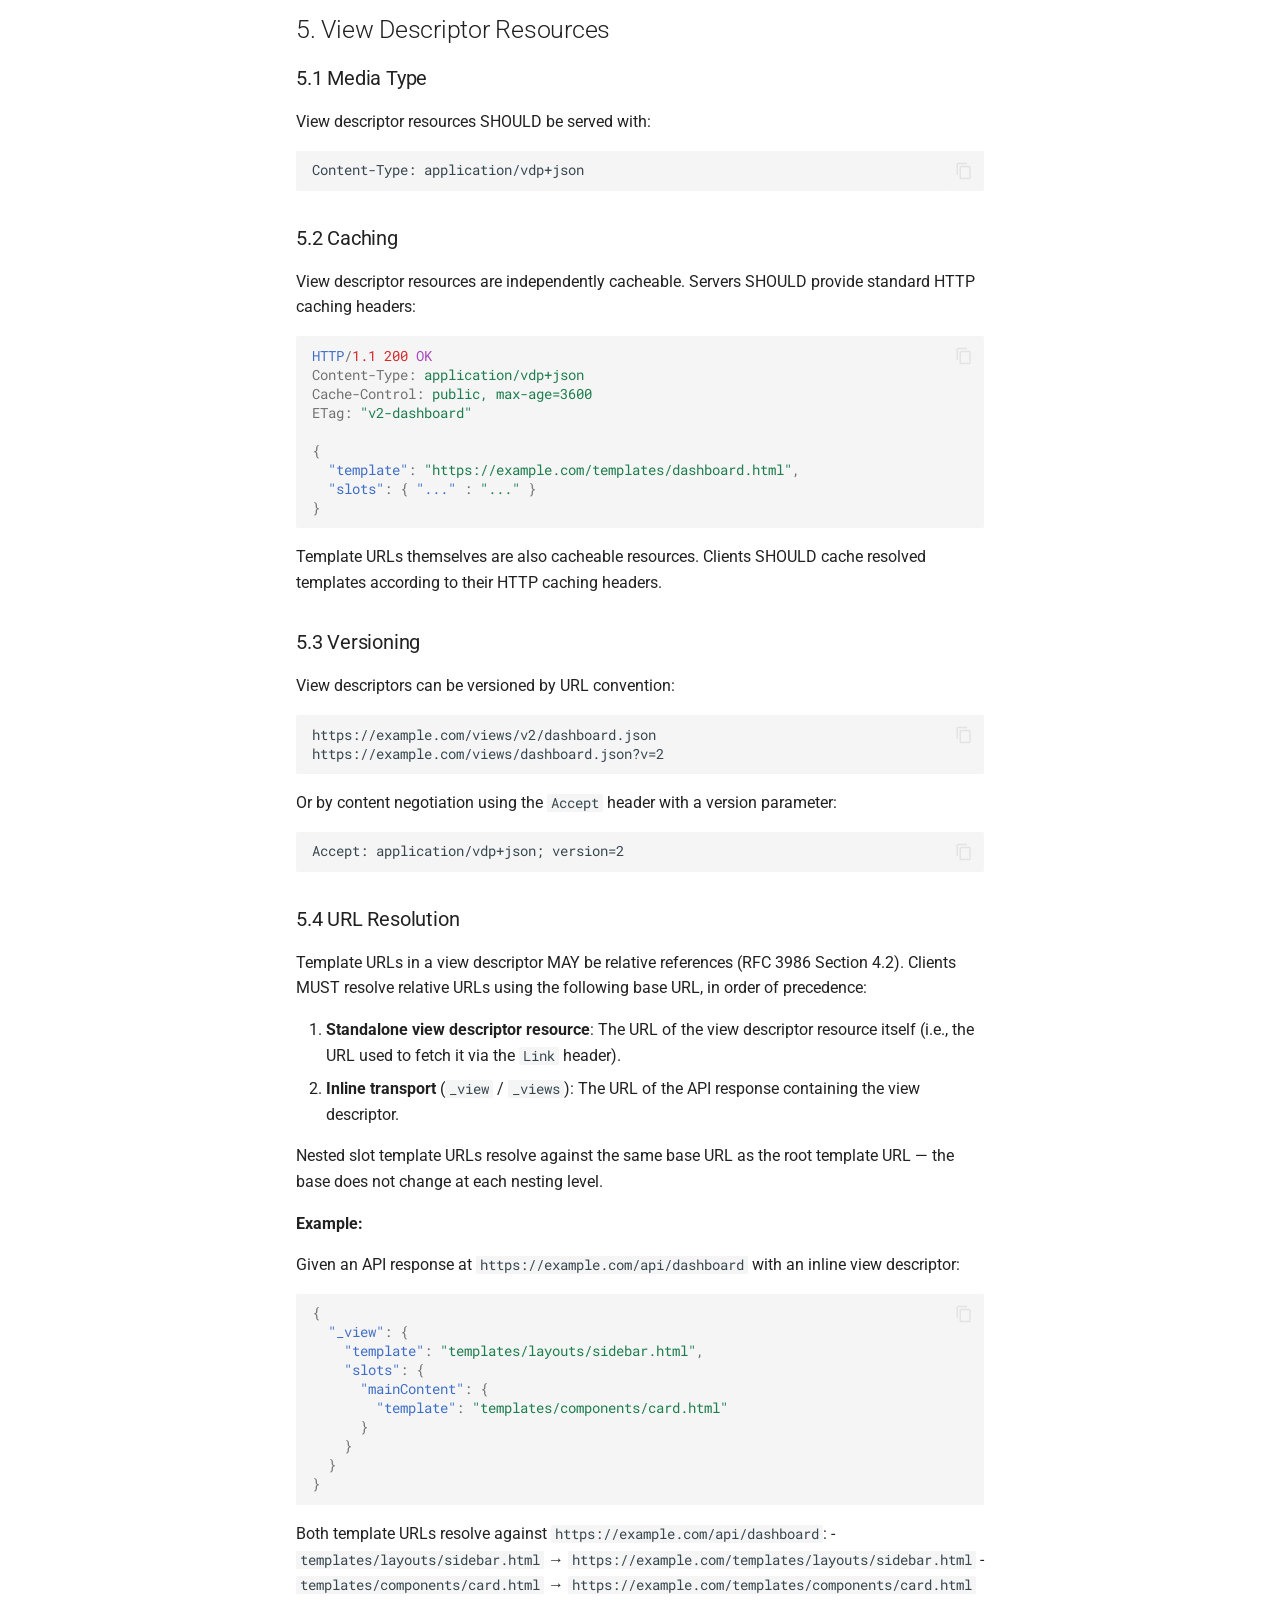
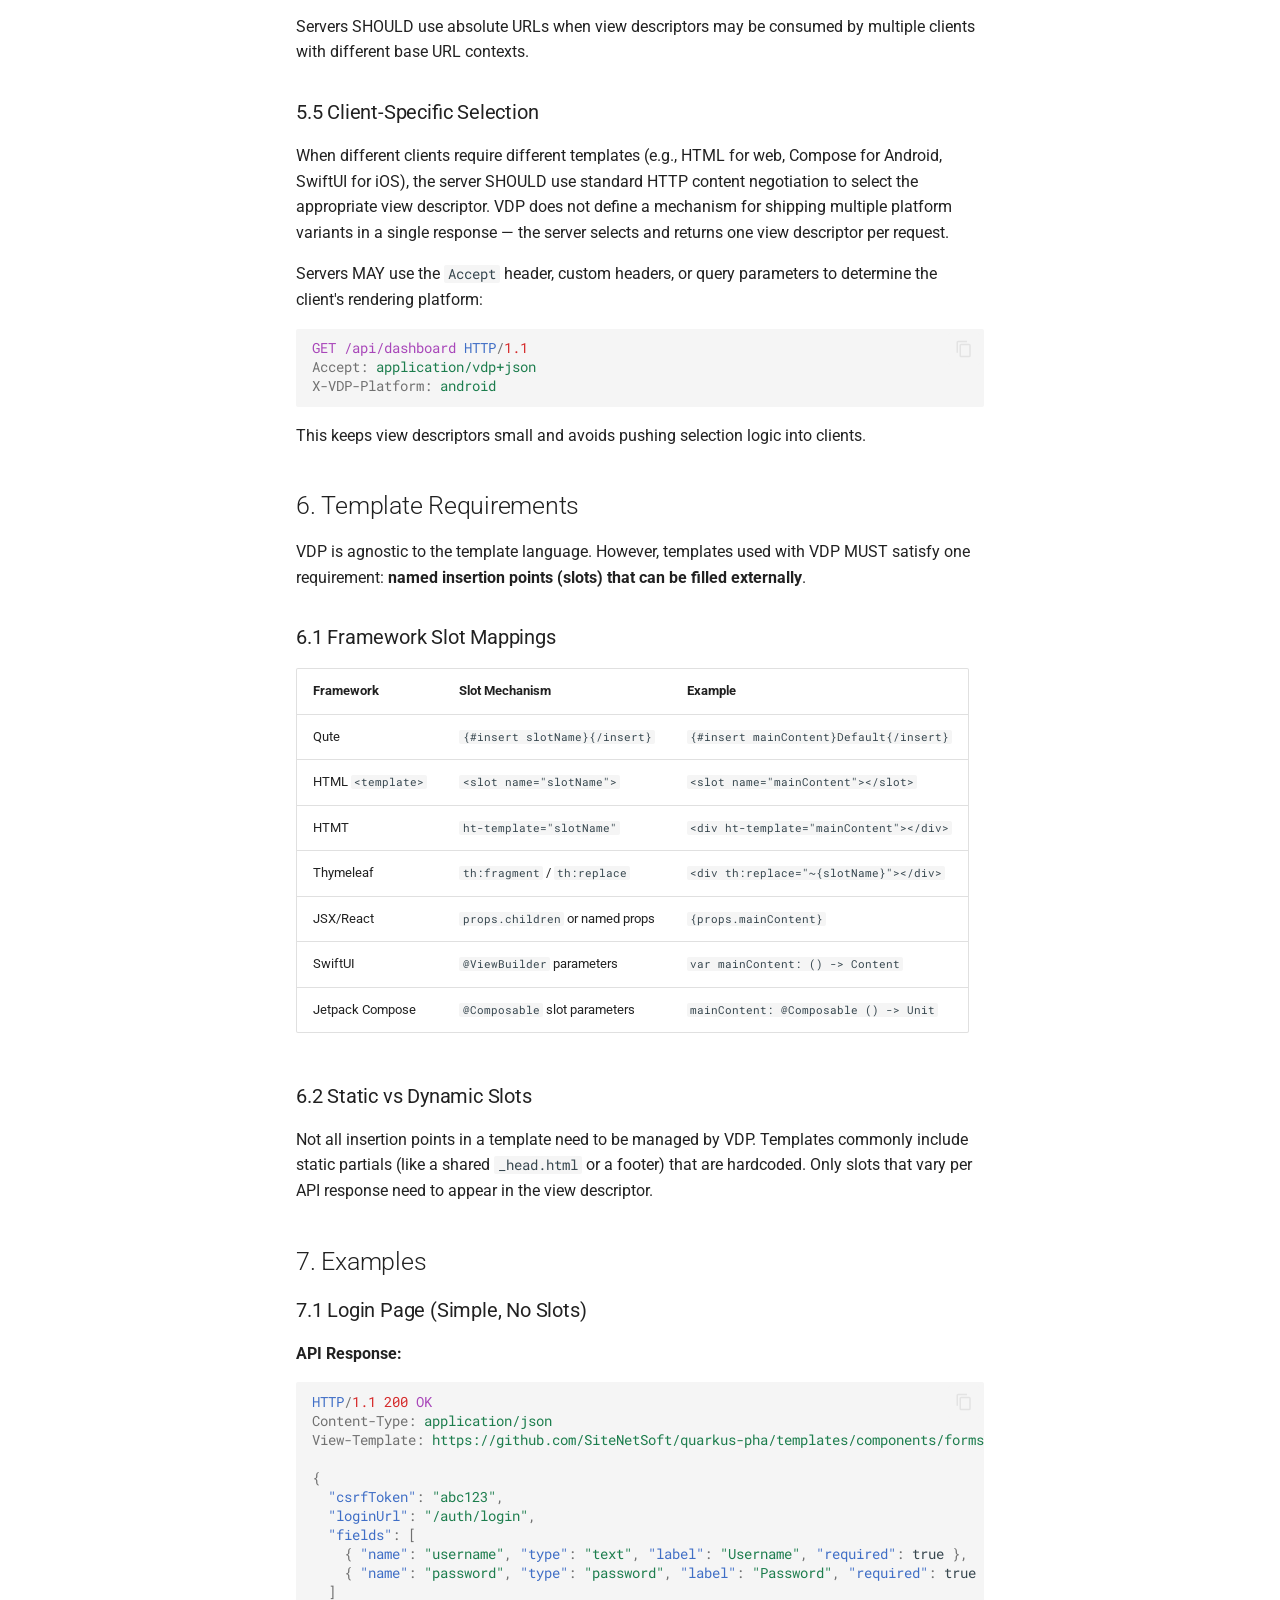
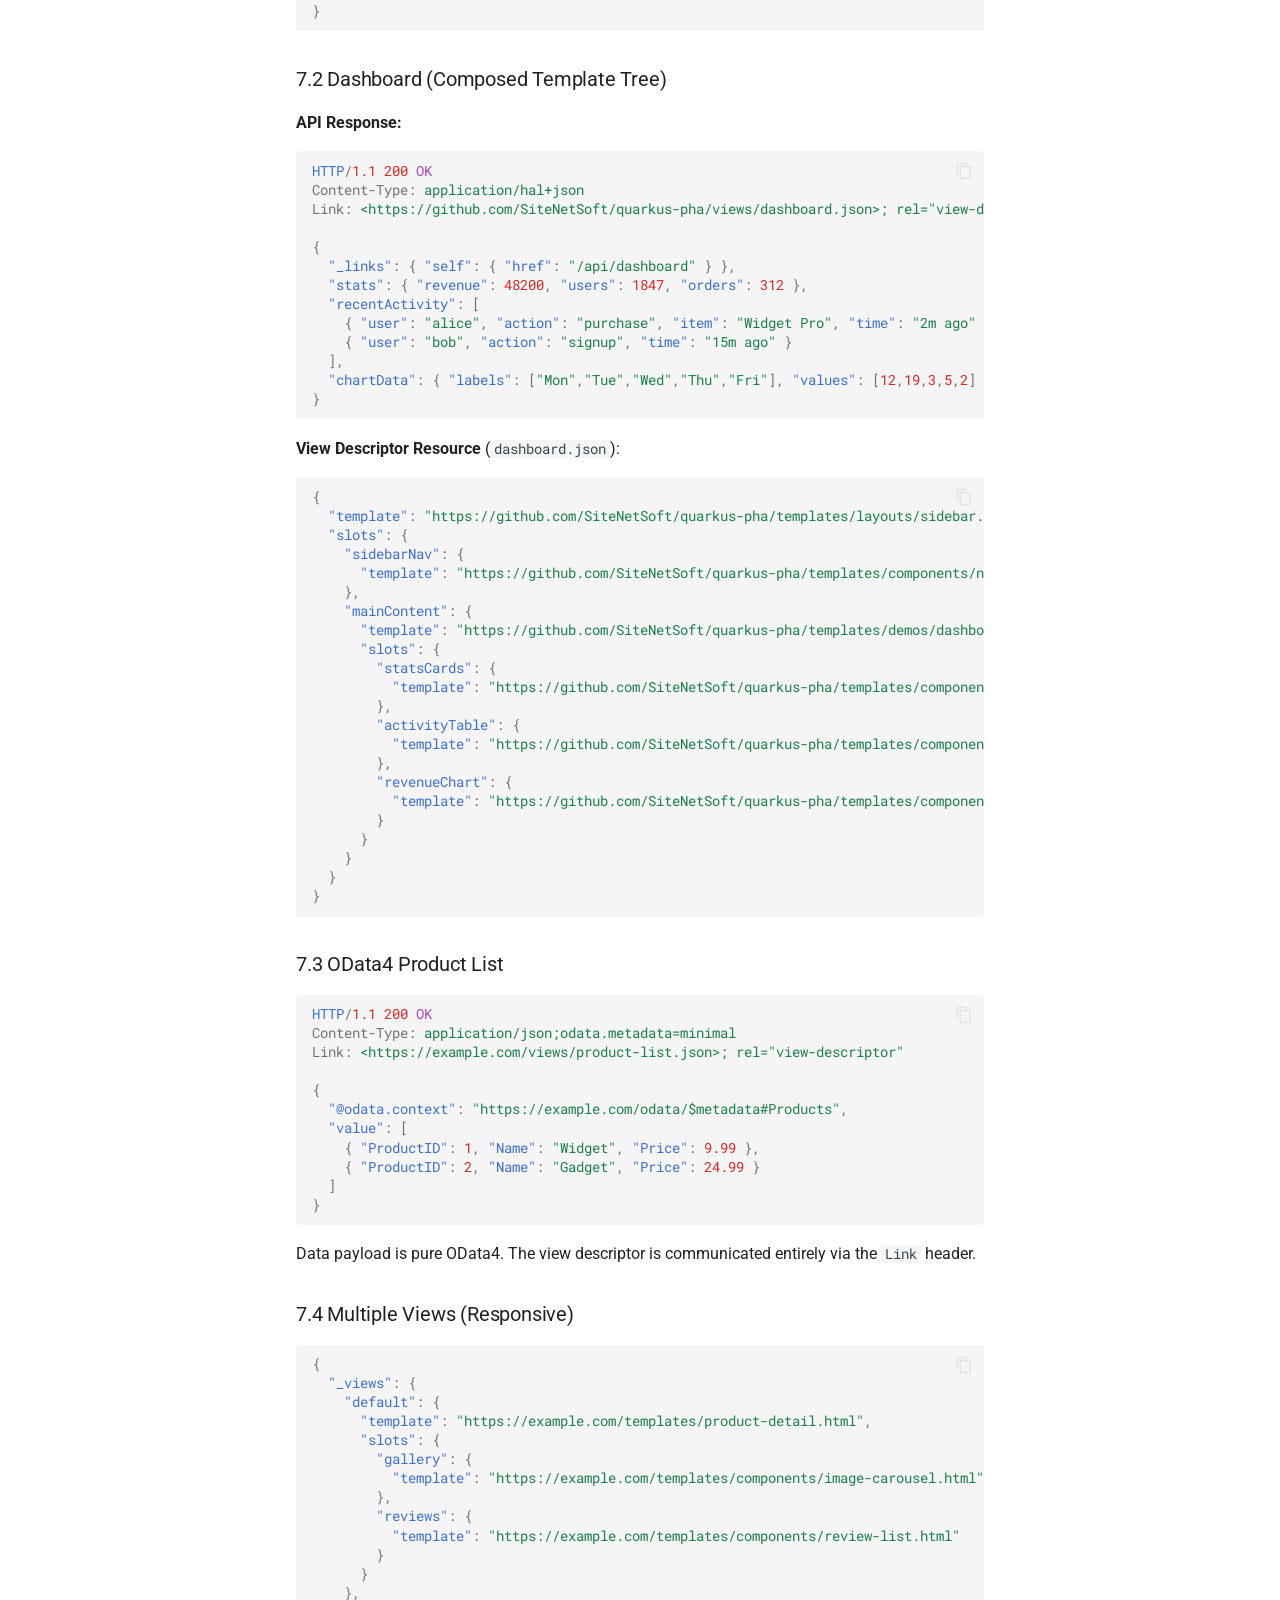
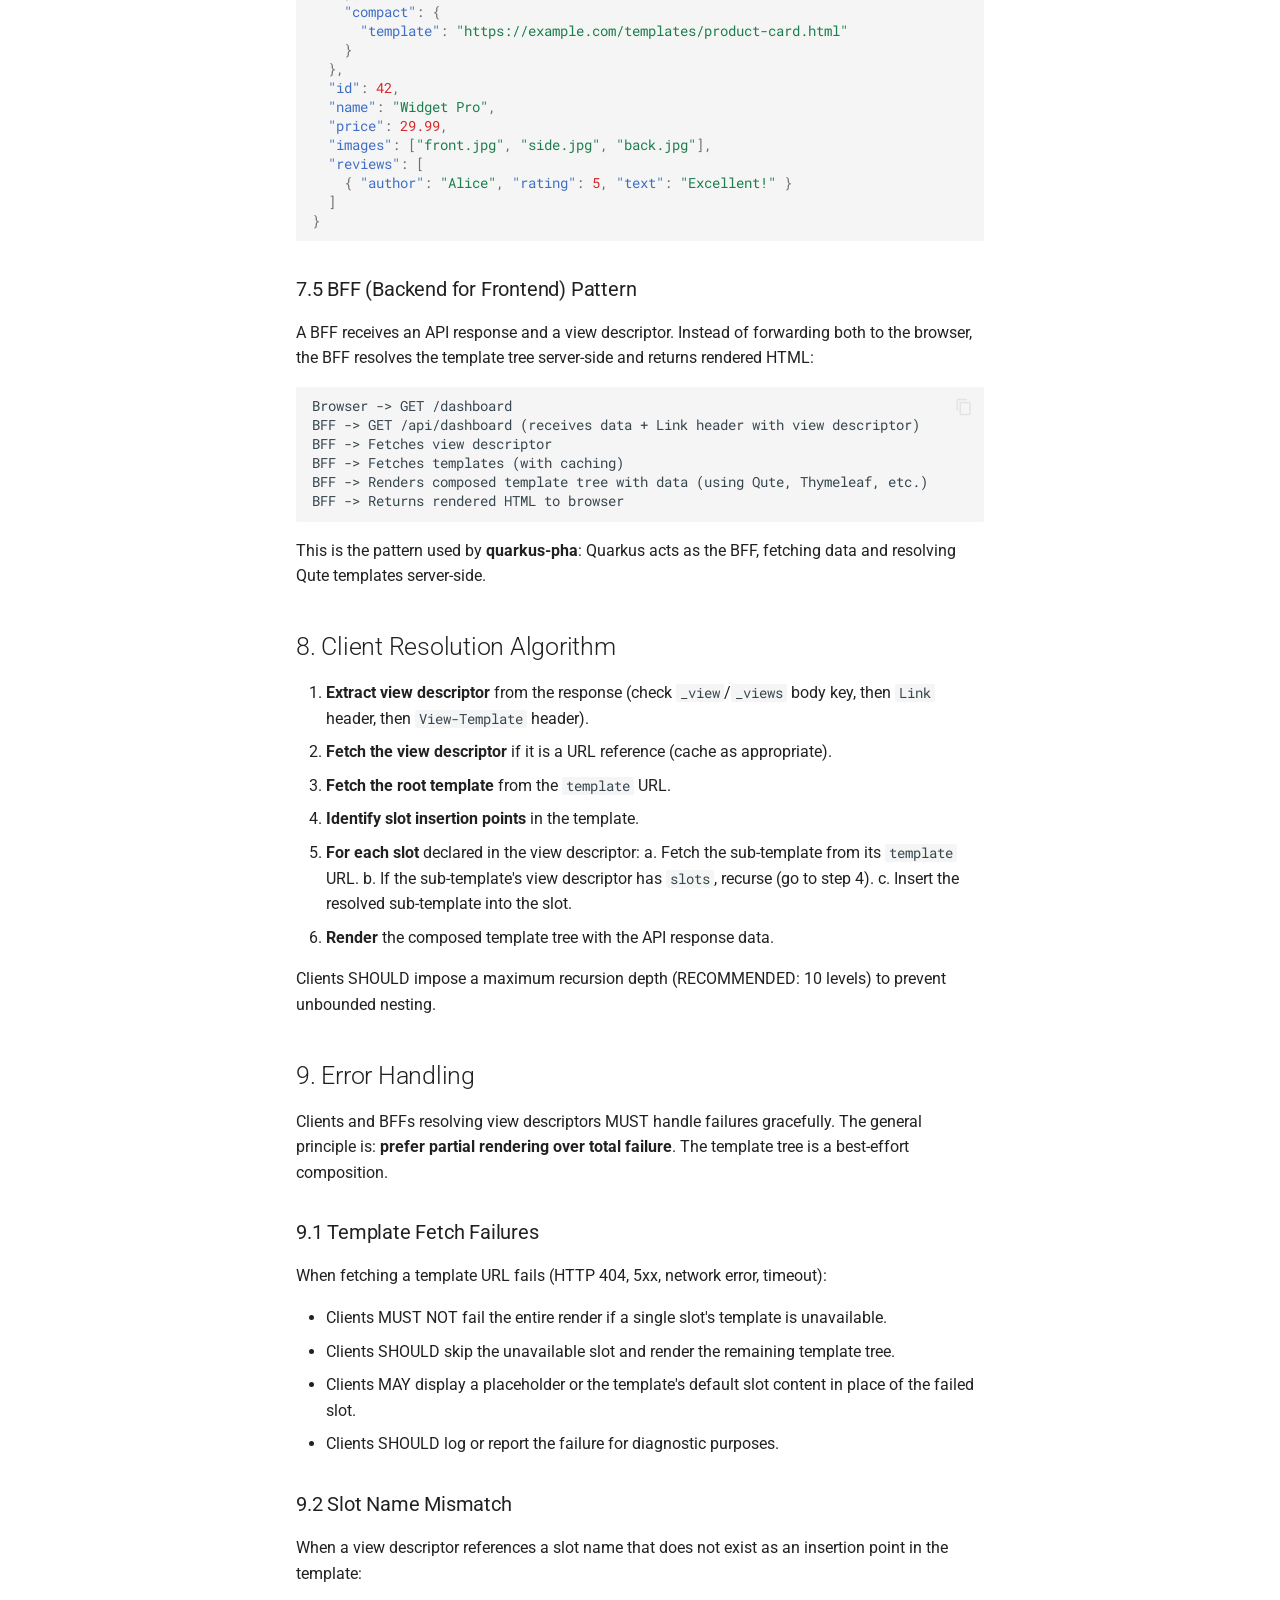
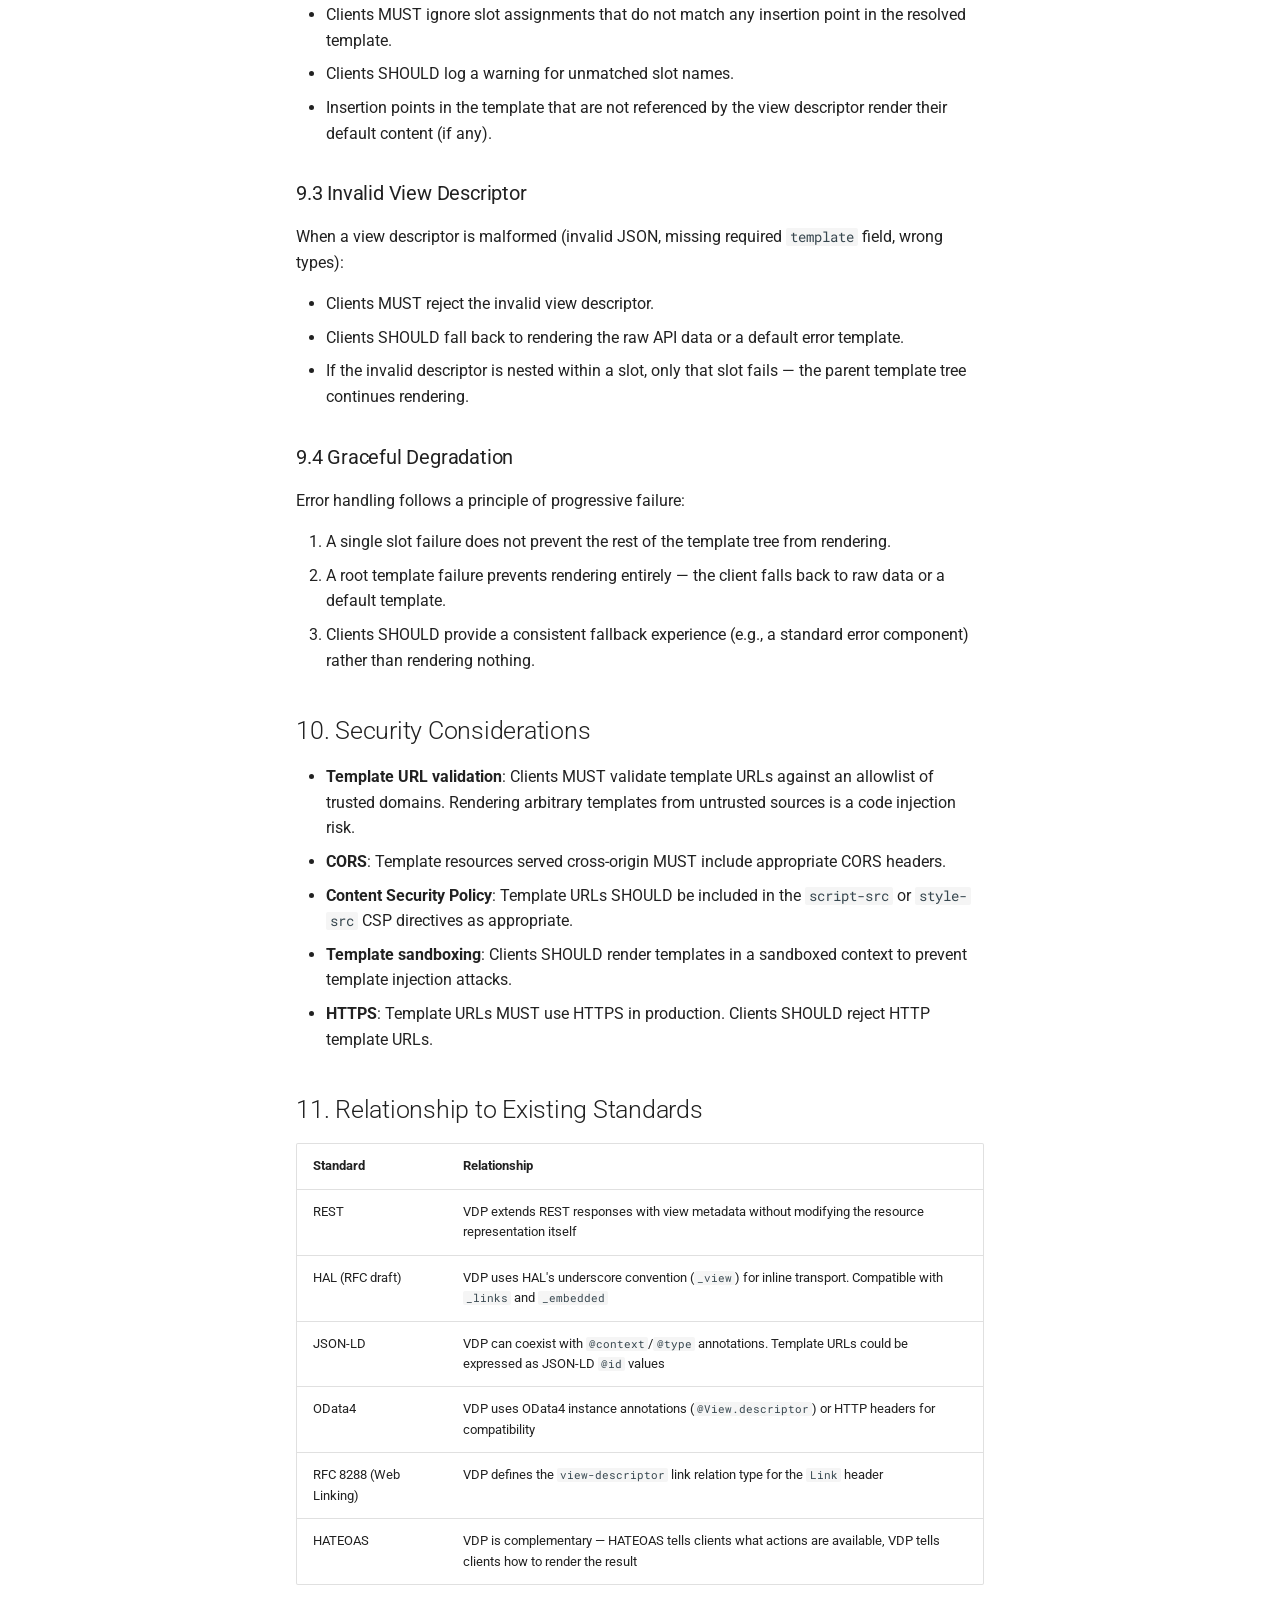
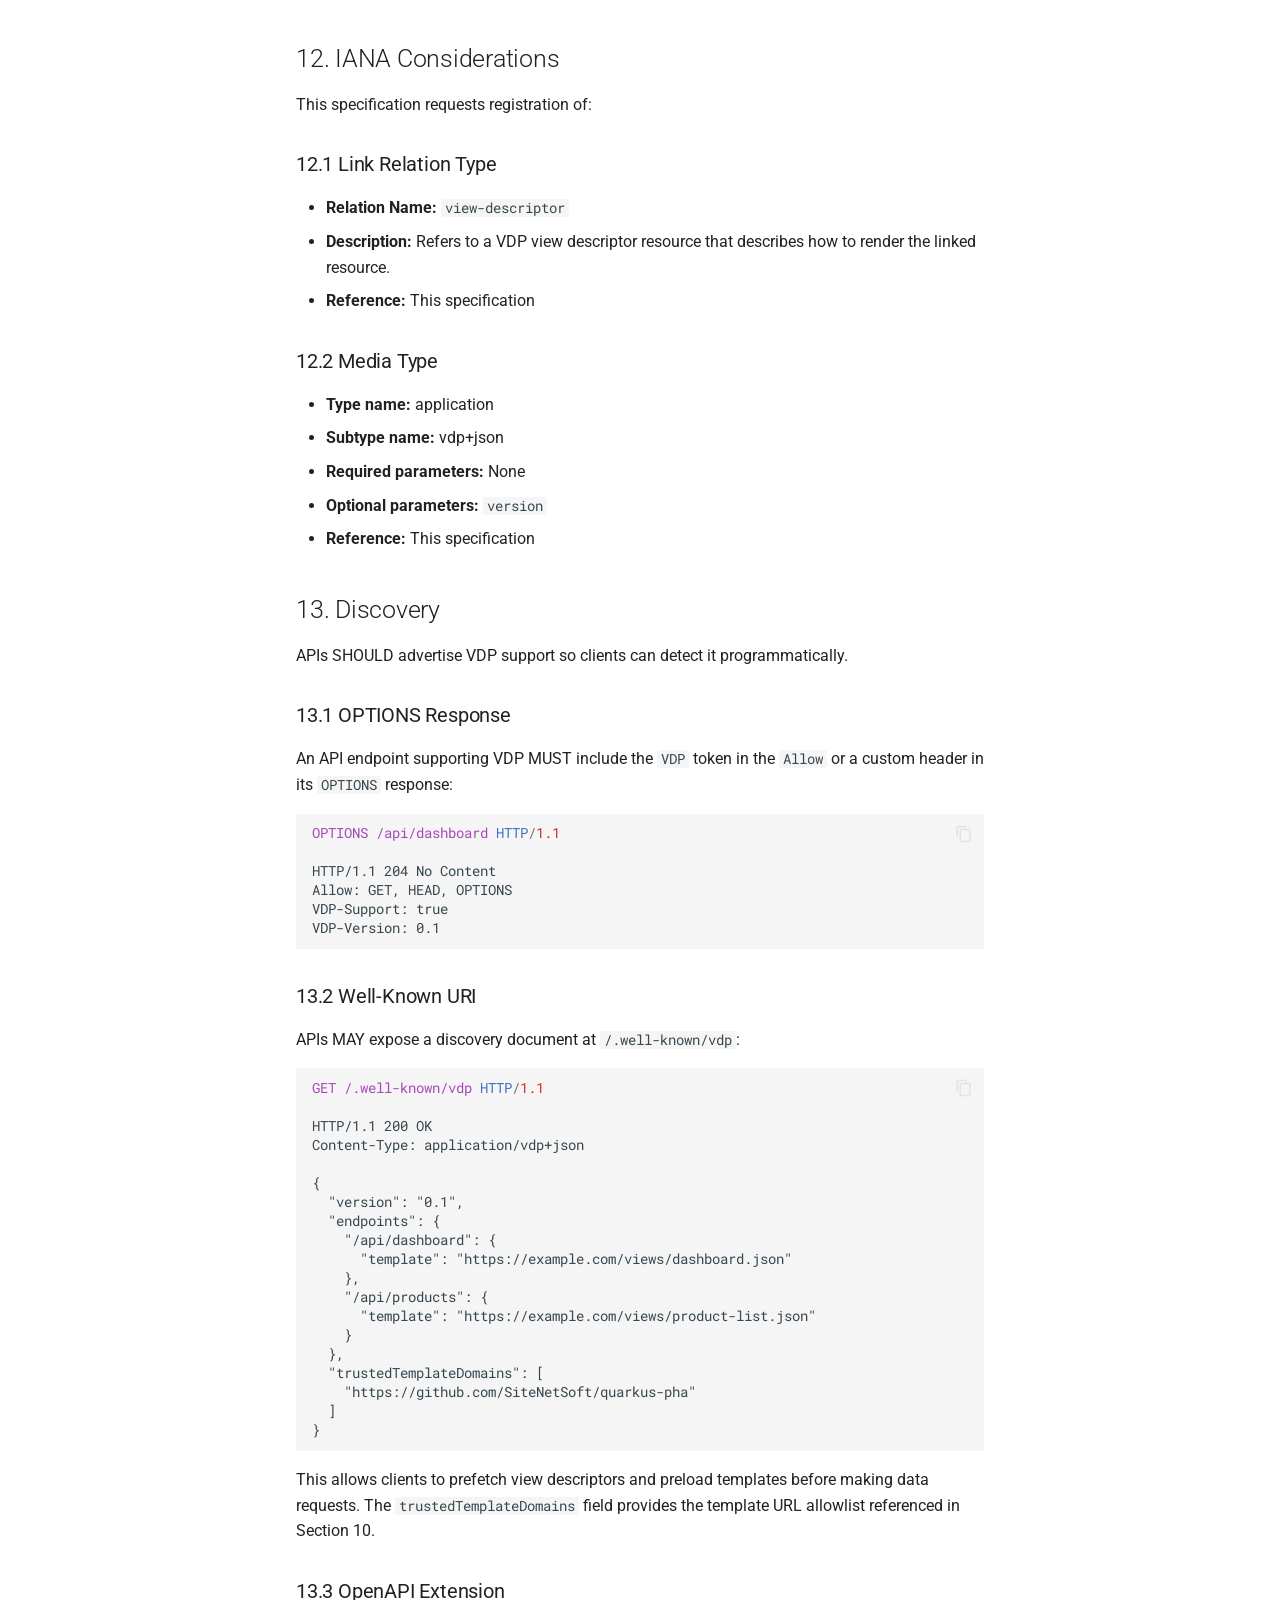
<file: specification/index.html>
<!DOCTYPE html><html lang="en" class="no-js"><head>
    
      <meta charset="utf-8">
      <meta name="viewport" content="width=device-width,initial-scale=1">
      
        <meta name="description" content="Server-driven template binding for cross-platform UI rendering">
      
      
        <meta name="author" content="ViewDescriptorProtocol">
      
      
        <link rel="canonical" href="https://vdprotocol.org/specification/">
      
      
        <link rel="prev" href="..">
      
      
        <link rel="next" href="../schema/">
      
      
        
      
      
      <link rel="icon" href="../assets/logo.png">
      <meta name="generator" content="mkdocs-1.6.1, mkdocs-material-9.7.3">
    
    
      
        <title>Specification - View Descriptor Protocol</title>
      
    
    
      <link rel="stylesheet" href="../assets/stylesheets/main.484c7ddc.min.css">
      
        
        <link rel="stylesheet" href="../assets/stylesheets/palette.ab4e12ef.min.css">
      
      


    
    
      
    
    
      
        
        
        <link rel="preconnect" href="https://fonts.gstatic.com" crossorigin>
        <link rel="stylesheet" href="https://fonts.googleapis.com/css?family=Roboto:300,300i,400,400i,700,700i%7CRoboto+Mono:400,400i,700,700i&amp;display=fallback">
        <style>:root{--md-text-font:"Roboto";--md-code-font:"Roboto Mono"}</style>
      
    
    
      <link rel="stylesheet" href="../assets/extra.css">
    
    <script>__md_scope=new URL("..",location),__md_hash=e=>[...e].reduce(((e,_)=>(e<<5)-e+_.charCodeAt(0)),0),__md_get=(e,_=localStorage,t=__md_scope)=>JSON.parse(_.getItem(t.pathname+"."+e)),__md_set=(e,_,t=localStorage,a=__md_scope)=>{try{t.setItem(a.pathname+"."+e,JSON.stringify(_))}catch(e){}}</script>
    
      

    
    
  <link href="../assets/stylesheets/glightbox.min.css" rel="stylesheet"><script src="../assets/javascripts/glightbox.min.js"></script><style id="glightbox-style">
            html.glightbox-open { overflow: initial; height: 100%; }
            .gslide-title { margin-top: 0px; user-select: text; }
            .gslide-desc { color: #666; user-select: text; }
            .gslide-image img { background: white; }
            .gscrollbar-fixer { padding-right: 15px; }
            .gdesc-inner { font-size: 0.75rem; }
            body[data-md-color-scheme="slate"] .gdesc-inner { background: var(--md-default-bg-color); }
            body[data-md-color-scheme="slate"] .gslide-title { color: var(--md-default-fg-color); }
            body[data-md-color-scheme="slate"] .gslide-desc { color: var(--md-default-fg-color); }
        </style></head>
  
  
    
    
      
    
    
    
    
    <body dir="ltr" data-md-color-scheme="default" data-md-color-primary="custom" data-md-color-accent="light-blue">
  
    
    <input class="md-toggle" data-md-toggle="drawer" type="checkbox" id="__drawer" autocomplete="off">
    <input class="md-toggle" data-md-toggle="search" type="checkbox" id="__search" autocomplete="off">
    <label class="md-overlay" for="__drawer"></label>
    <div data-md-component="skip">
      
        
        <a href="#view-descriptor-protocol-vdp" class="md-skip">
          Skip to content
        </a>
      
    </div>
    <div data-md-component="announce">
      
    </div>
    
    
      

<header class="md-header" data-md-component="header">
  <nav class="md-header__inner md-grid" aria-label="Header">
    <a href=".." title="View Descriptor Protocol" class="md-header__button md-logo" aria-label="View Descriptor Protocol" data-md-component="logo">
      
  <img src="../assets/logo.png" alt="logo">

    </a>
    <label class="md-header__button md-icon" for="__drawer">
      
      <svg xmlns="http://www.w3.org/2000/svg" viewBox="0 0 24 24"><path d="M3 6h18v2H3zm0 5h18v2H3zm0 5h18v2H3z"></path></svg>
    </label>
    <div class="md-header__title" data-md-component="header-title">
      <div class="md-header__ellipsis">
        <div class="md-header__topic">
          <span class="md-ellipsis">
            View Descriptor Protocol
          </span>
        </div>
        <div class="md-header__topic" data-md-component="header-topic">
          <span class="md-ellipsis">
            
              Specification
            
          </span>
        </div>
      </div>
    </div>
    
      
        <form class="md-header__option" data-md-component="palette">
  
    
    
    
    <input class="md-option" data-md-color-media="(prefers-color-scheme: light)" data-md-color-scheme="default" data-md-color-primary="custom" data-md-color-accent="light-blue" aria-label="Switch to dark mode" type="radio" name="__palette" id="__palette_0">
    
      <label class="md-header__button md-icon" title="Switch to dark mode" for="__palette_1" hidden>
        <svg xmlns="http://www.w3.org/2000/svg" viewBox="0 0 24 24"><path d="M12 8a4 4 0 0 0-4 4 4 4 0 0 0 4 4 4 4 0 0 0 4-4 4 4 0 0 0-4-4m0 10a6 6 0 0 1-6-6 6 6 0 0 1 6-6 6 6 0 0 1 6 6 6 6 0 0 1-6 6m8-9.31V4h-4.69L12 .69 8.69 4H4v4.69L.69 12 4 15.31V20h4.69L12 23.31 15.31 20H20v-4.69L23.31 12z"></path></svg>
      </label>
    
  
    
    
    
    <input class="md-option" data-md-color-media="(prefers-color-scheme: dark)" data-md-color-scheme="slate" data-md-color-primary="custom" data-md-color-accent="light-blue" aria-label="Switch to light mode" type="radio" name="__palette" id="__palette_1">
    
      <label class="md-header__button md-icon" title="Switch to light mode" for="__palette_0" hidden>
        <svg xmlns="http://www.w3.org/2000/svg" viewBox="0 0 24 24"><path d="M12 18c-.89 0-1.74-.2-2.5-.55C11.56 16.5 13 14.42 13 12s-1.44-4.5-3.5-5.45C10.26 6.2 11.11 6 12 6a6 6 0 0 1 6 6 6 6 0 0 1-6 6m8-9.31V4h-4.69L12 .69 8.69 4H4v4.69L.69 12 4 15.31V20h4.69L12 23.31 15.31 20H20v-4.69L23.31 12z"></path></svg>
      </label>
    
  
</form>
      
    
    
      <script>var palette=__md_get("__palette");if(palette&&palette.color){if("(prefers-color-scheme)"===palette.color.media){var media=matchMedia("(prefers-color-scheme: light)"),input=document.querySelector(media.matches?"[data-md-color-media='(prefers-color-scheme: light)']":"[data-md-color-media='(prefers-color-scheme: dark)']");palette.color.media=input.getAttribute("data-md-color-media"),palette.color.scheme=input.getAttribute("data-md-color-scheme"),palette.color.primary=input.getAttribute("data-md-color-primary"),palette.color.accent=input.getAttribute("data-md-color-accent")}for(var[key,value]of Object.entries(palette.color))document.body.setAttribute("data-md-color-"+key,value)}</script>
    
    
    
      
      
        <label class="md-header__button md-icon" for="__search">
          
          <svg xmlns="http://www.w3.org/2000/svg" viewBox="0 0 24 24"><path d="M9.5 3A6.5 6.5 0 0 1 16 9.5c0 1.61-.59 3.09-1.56 4.23l.27.27h.79l5 5-1.5 1.5-5-5v-.79l-.27-.27A6.52 6.52 0 0 1 9.5 16 6.5 6.5 0 0 1 3 9.5 6.5 6.5 0 0 1 9.5 3m0 2C7 5 5 7 5 9.5S7 14 9.5 14 14 12 14 9.5 12 5 9.5 5"></path></svg>
        </label>
        <div class="md-search" data-md-component="search" role="dialog">
  <label class="md-search__overlay" for="__search"></label>
  <div class="md-search__inner" role="search">
    <form class="md-search__form" name="search">
      <input type="text" class="md-search__input" name="query" aria-label="Search" placeholder="Search" autocapitalize="off" autocorrect="off" autocomplete="off" spellcheck="false" data-md-component="search-query" required>
      <label class="md-search__icon md-icon" for="__search">
        
        <svg xmlns="http://www.w3.org/2000/svg" viewBox="0 0 24 24"><path d="M9.5 3A6.5 6.5 0 0 1 16 9.5c0 1.61-.59 3.09-1.56 4.23l.27.27h.79l5 5-1.5 1.5-5-5v-.79l-.27-.27A6.52 6.52 0 0 1 9.5 16 6.5 6.5 0 0 1 3 9.5 6.5 6.5 0 0 1 9.5 3m0 2C7 5 5 7 5 9.5S7 14 9.5 14 14 12 14 9.5 12 5 9.5 5"></path></svg>
        
        <svg xmlns="http://www.w3.org/2000/svg" viewBox="0 0 24 24"><path d="M20 11v2H8l5.5 5.5-1.42 1.42L4.16 12l7.92-7.92L13.5 5.5 8 11z"></path></svg>
      </label>
      <nav class="md-search__options" aria-label="Search">
        
        <button type="reset" class="md-search__icon md-icon" title="Clear" aria-label="Clear" tabindex="-1">
          
          <svg xmlns="http://www.w3.org/2000/svg" viewBox="0 0 24 24"><path d="M19 6.41 17.59 5 12 10.59 6.41 5 5 6.41 10.59 12 5 17.59 6.41 19 12 13.41 17.59 19 19 17.59 13.41 12z"></path></svg>
        </button>
      </nav>
      
        <div class="md-search__suggest" data-md-component="search-suggest"></div>
      
    </form>
    <div class="md-search__output">
      <div class="md-search__scrollwrap" tabindex="0" data-md-scrollfix>
        <div class="md-search-result" data-md-component="search-result">
          <div class="md-search-result__meta">
            Initializing search
          </div>
          <ol class="md-search-result__list" role="presentation"></ol>
        </div>
      </div>
    </div>
  </div>
</div>
      
    
    
      <div class="md-header__source">
        <a href="https://github.com/ViewDescriptorProtocol/VDP" title="Go to repository" class="md-source" data-md-component="source">
  <div class="md-source__icon md-icon">
    
    <svg xmlns="http://www.w3.org/2000/svg" viewBox="0 0 448 512"><!--! Font Awesome Free 7.1.0 by @fontawesome - https://fontawesome.com License - https://fontawesome.com/license/free (Icons: CC BY 4.0, Fonts: SIL OFL 1.1, Code: MIT License) Copyright 2025 Fonticons, Inc.--><path d="M439.6 236.1 244 40.5c-5.4-5.5-12.8-8.5-20.4-8.5s-15 3-20.4 8.4L162.5 81l51.5 51.5c27.1-9.1 52.7 16.8 43.4 43.7l49.7 49.7c34.2-11.8 61.2 31 35.5 56.7-26.5 26.5-70.2-2.9-56-37.3L240.3 199v121.9c25.3 12.5 22.3 41.8 9.1 55-6.4 6.4-15.2 10.1-24.3 10.1s-17.8-3.6-24.3-10.1c-17.6-17.6-11.1-46.9 11.2-56v-123c-20.8-8.5-24.6-30.7-18.6-45L142.6 101 8.5 235.1C3 240.6 0 247.9 0 255.5s3 15 8.5 20.4l195.6 195.7c5.4 5.4 12.7 8.4 20.4 8.4s15-3 20.4-8.4l194.7-194.7c5.4-5.4 8.4-12.8 8.4-20.4s-3-15-8.4-20.4"></path></svg>
  </div>
  <div class="md-source__repository">
    ViewDescriptorProtocol/VDP
  </div>
</a>
      </div>
    
  </nav>
  
</header>
    
    <div class="md-container" data-md-component="container">
      
      
        
          
            
<nav class="md-tabs" aria-label="Tabs" data-md-component="tabs">
  <div class="md-grid">
    <ul class="md-tabs__list">
      
        
  
  
  
  
    <li class="md-tabs__item">
      <a href=".." class="md-tabs__link">
        
  
  
    
  
  Home

      </a>
    </li>
  

      
        
  
  
  
    
  
  
    <li class="md-tabs__item md-tabs__item--active">
      <a href="./" class="md-tabs__link">
        
  
  
    
  
  Specification

      </a>
    </li>
  

      
        
  
  
  
  
    <li class="md-tabs__item">
      <a href="../schema/" class="md-tabs__link">
        
  
  
    
  
  Schema

      </a>
    </li>
  

      
        
  
  
  
  
    <li class="md-tabs__item">
      <a href="../examples/" class="md-tabs__link">
        
  
  
    
  
  Examples

      </a>
    </li>
  

      
        
  
  
  
  
    <li class="md-tabs__item">
      <a href="../related-projects/" class="md-tabs__link">
        
  
  
    
  
  Related Projects

      </a>
    </li>
  

      
    </ul>
  </div>
</nav>
          
        
      
      <main class="md-main" data-md-component="main">
        <div class="md-main__inner md-grid">
          
            
              
              <div class="md-sidebar md-sidebar--primary" data-md-component="sidebar" data-md-type="navigation">
                <div class="md-sidebar__scrollwrap">
                  <div class="md-sidebar__inner">
                    


  


<nav class="md-nav md-nav--primary md-nav--lifted" aria-label="Navigation" data-md-level="0">
  <label class="md-nav__title" for="__drawer">
    <a href=".." title="View Descriptor Protocol" class="md-nav__button md-logo" aria-label="View Descriptor Protocol" data-md-component="logo">
      
  <img src="../assets/logo.png" alt="logo">

    </a>
    View Descriptor Protocol
  </label>
  
    <div class="md-nav__source">
      <a href="https://github.com/ViewDescriptorProtocol/VDP" title="Go to repository" class="md-source" data-md-component="source">
  <div class="md-source__icon md-icon">
    
    <svg xmlns="http://www.w3.org/2000/svg" viewBox="0 0 448 512"><!--! Font Awesome Free 7.1.0 by @fontawesome - https://fontawesome.com License - https://fontawesome.com/license/free (Icons: CC BY 4.0, Fonts: SIL OFL 1.1, Code: MIT License) Copyright 2025 Fonticons, Inc.--><path d="M439.6 236.1 244 40.5c-5.4-5.5-12.8-8.5-20.4-8.5s-15 3-20.4 8.4L162.5 81l51.5 51.5c27.1-9.1 52.7 16.8 43.4 43.7l49.7 49.7c34.2-11.8 61.2 31 35.5 56.7-26.5 26.5-70.2-2.9-56-37.3L240.3 199v121.9c25.3 12.5 22.3 41.8 9.1 55-6.4 6.4-15.2 10.1-24.3 10.1s-17.8-3.6-24.3-10.1c-17.6-17.6-11.1-46.9 11.2-56v-123c-20.8-8.5-24.6-30.7-18.6-45L142.6 101 8.5 235.1C3 240.6 0 247.9 0 255.5s3 15 8.5 20.4l195.6 195.7c5.4 5.4 12.7 8.4 20.4 8.4s15-3 20.4-8.4l194.7-194.7c5.4-5.4 8.4-12.8 8.4-20.4s-3-15-8.4-20.4"></path></svg>
  </div>
  <div class="md-source__repository">
    ViewDescriptorProtocol/VDP
  </div>
</a>
    </div>
  
  <ul class="md-nav__list" data-md-scrollfix>
    
      
      
  
  
  
  
    <li class="md-nav__item">
      <a href=".." class="md-nav__link">
        
  
  
  <span class="md-ellipsis">
    
  
    Home
  

    
  </span>
  
  

      </a>
    </li>
  

    
      
      
  
  
    
  
  
  
    <li class="md-nav__item md-nav__item--active">
      
      <input class="md-nav__toggle md-toggle" type="checkbox" id="__toc">
      
      
        
      
      
        <label class="md-nav__link md-nav__link--active" for="__toc">
          
  
  
  <span class="md-ellipsis">
    
  
    Specification
  

    
  </span>
  
  

          <span class="md-nav__icon md-icon"></span>
        </label>
      
      <a href="./" class="md-nav__link md-nav__link--active">
        
  
  
  <span class="md-ellipsis">
    
  
    Specification
  

    
  </span>
  
  

      </a>
      
        

<nav class="md-nav md-nav--secondary" aria-label="Table of contents">
  
  
  
    
  
  
    <label class="md-nav__title" for="__toc">
      <span class="md-nav__icon md-icon"></span>
      Table of contents
    </label>
    <ul class="md-nav__list" data-md-component="toc" data-md-scrollfix>
      
        <li class="md-nav__item">
  <a href="#abstract" class="md-nav__link">
    <span class="md-ellipsis">
      
        Abstract
      
    </span>
  </a>
  
</li>
      
        <li class="md-nav__item">
  <a href="#1-problem-statement" class="md-nav__link">
    <span class="md-ellipsis">
      
        1. Problem Statement
      
    </span>
  </a>
  
</li>
      
        <li class="md-nav__item">
  <a href="#2-terminology" class="md-nav__link">
    <span class="md-ellipsis">
      
        2. Terminology
      
    </span>
  </a>
  
</li>
      
        <li class="md-nav__item">
  <a href="#3-view-descriptor-format" class="md-nav__link">
    <span class="md-ellipsis">
      
        3. View Descriptor Format
      
    </span>
  </a>
  
    <nav class="md-nav" aria-label="3. View Descriptor Format">
      <ul class="md-nav__list">
        
          <li class="md-nav__item">
  <a href="#31-basic-structure-single-template" class="md-nav__link">
    <span class="md-ellipsis">
      
        3.1 Basic Structure (Single Template)
      
    </span>
  </a>
  
</li>
        
          <li class="md-nav__item">
  <a href="#32-template-composition-slots" class="md-nav__link">
    <span class="md-ellipsis">
      
        3.2 Template Composition (Slots)
      
    </span>
  </a>
  
</li>
        
          <li class="md-nav__item">
  <a href="#33-recursive-nesting" class="md-nav__link">
    <span class="md-ellipsis">
      
        3.3 Recursive Nesting
      
    </span>
  </a>
  
</li>
        
          <li class="md-nav__item">
  <a href="#34-multiple-views" class="md-nav__link">
    <span class="md-ellipsis">
      
        3.4 Multiple Views
      
    </span>
  </a>
  
</li>
        
          <li class="md-nav__item">
  <a href="#35-slot-arrays" class="md-nav__link">
    <span class="md-ellipsis">
      
        3.5 Slot Arrays
      
    </span>
  </a>
  
</li>
        
          <li class="md-nav__item">
  <a href="#36-formal-grammar" class="md-nav__link">
    <span class="md-ellipsis">
      
        3.6 Formal Grammar
      
    </span>
  </a>
  
</li>
        
      </ul>
    </nav>
  
</li>
      
        <li class="md-nav__item">
  <a href="#4-transport-mechanisms" class="md-nav__link">
    <span class="md-ellipsis">
      
        4. Transport Mechanisms
      
    </span>
  </a>
  
    <nav class="md-nav" aria-label="4. Transport Mechanisms">
      <ul class="md-nav__list">
        
          <li class="md-nav__item">
  <a href="#41-http-link-header-standalone-resource" class="md-nav__link">
    <span class="md-ellipsis">
      
        4.1 HTTP Link Header (Standalone Resource)
      
    </span>
  </a>
  
</li>
        
          <li class="md-nav__item">
  <a href="#42-inline-in-response-body" class="md-nav__link">
    <span class="md-ellipsis">
      
        4.2 Inline in Response Body
      
    </span>
  </a>
  
</li>
        
          <li class="md-nav__item">
  <a href="#43-odata4-compatibility" class="md-nav__link">
    <span class="md-ellipsis">
      
        4.3 OData4 Compatibility
      
    </span>
  </a>
  
</li>
        
          <li class="md-nav__item">
  <a href="#44-precedence" class="md-nav__link">
    <span class="md-ellipsis">
      
        4.4 Precedence
      
    </span>
  </a>
  
</li>
        
      </ul>
    </nav>
  
</li>
      
        <li class="md-nav__item">
  <a href="#5-view-descriptor-resources" class="md-nav__link">
    <span class="md-ellipsis">
      
        5. View Descriptor Resources
      
    </span>
  </a>
  
    <nav class="md-nav" aria-label="5. View Descriptor Resources">
      <ul class="md-nav__list">
        
          <li class="md-nav__item">
  <a href="#51-media-type" class="md-nav__link">
    <span class="md-ellipsis">
      
        5.1 Media Type
      
    </span>
  </a>
  
</li>
        
          <li class="md-nav__item">
  <a href="#52-caching" class="md-nav__link">
    <span class="md-ellipsis">
      
        5.2 Caching
      
    </span>
  </a>
  
</li>
        
          <li class="md-nav__item">
  <a href="#53-versioning" class="md-nav__link">
    <span class="md-ellipsis">
      
        5.3 Versioning
      
    </span>
  </a>
  
</li>
        
          <li class="md-nav__item">
  <a href="#54-url-resolution" class="md-nav__link">
    <span class="md-ellipsis">
      
        5.4 URL Resolution
      
    </span>
  </a>
  
</li>
        
          <li class="md-nav__item">
  <a href="#55-client-specific-selection" class="md-nav__link">
    <span class="md-ellipsis">
      
        5.5 Client-Specific Selection
      
    </span>
  </a>
  
</li>
        
      </ul>
    </nav>
  
</li>
      
        <li class="md-nav__item">
  <a href="#6-template-requirements" class="md-nav__link">
    <span class="md-ellipsis">
      
        6. Template Requirements
      
    </span>
  </a>
  
    <nav class="md-nav" aria-label="6. Template Requirements">
      <ul class="md-nav__list">
        
          <li class="md-nav__item">
  <a href="#61-framework-slot-mappings" class="md-nav__link">
    <span class="md-ellipsis">
      
        6.1 Framework Slot Mappings
      
    </span>
  </a>
  
</li>
        
          <li class="md-nav__item">
  <a href="#62-static-vs-dynamic-slots" class="md-nav__link">
    <span class="md-ellipsis">
      
        6.2 Static vs Dynamic Slots
      
    </span>
  </a>
  
</li>
        
      </ul>
    </nav>
  
</li>
      
        <li class="md-nav__item">
  <a href="#7-examples" class="md-nav__link">
    <span class="md-ellipsis">
      
        7. Examples
      
    </span>
  </a>
  
    <nav class="md-nav" aria-label="7. Examples">
      <ul class="md-nav__list">
        
          <li class="md-nav__item">
  <a href="#71-login-page-simple-no-slots" class="md-nav__link">
    <span class="md-ellipsis">
      
        7.1 Login Page (Simple, No Slots)
      
    </span>
  </a>
  
</li>
        
          <li class="md-nav__item">
  <a href="#72-dashboard-composed-template-tree" class="md-nav__link">
    <span class="md-ellipsis">
      
        7.2 Dashboard (Composed Template Tree)
      
    </span>
  </a>
  
</li>
        
          <li class="md-nav__item">
  <a href="#73-odata4-product-list" class="md-nav__link">
    <span class="md-ellipsis">
      
        7.3 OData4 Product List
      
    </span>
  </a>
  
</li>
        
          <li class="md-nav__item">
  <a href="#74-multiple-views-responsive" class="md-nav__link">
    <span class="md-ellipsis">
      
        7.4 Multiple Views (Responsive)
      
    </span>
  </a>
  
</li>
        
          <li class="md-nav__item">
  <a href="#75-bff-backend-for-frontend-pattern" class="md-nav__link">
    <span class="md-ellipsis">
      
        7.5 BFF (Backend for Frontend) Pattern
      
    </span>
  </a>
  
</li>
        
      </ul>
    </nav>
  
</li>
      
        <li class="md-nav__item">
  <a href="#8-client-resolution-algorithm" class="md-nav__link">
    <span class="md-ellipsis">
      
        8. Client Resolution Algorithm
      
    </span>
  </a>
  
</li>
      
        <li class="md-nav__item">
  <a href="#9-error-handling" class="md-nav__link">
    <span class="md-ellipsis">
      
        9. Error Handling
      
    </span>
  </a>
  
    <nav class="md-nav" aria-label="9. Error Handling">
      <ul class="md-nav__list">
        
          <li class="md-nav__item">
  <a href="#91-template-fetch-failures" class="md-nav__link">
    <span class="md-ellipsis">
      
        9.1 Template Fetch Failures
      
    </span>
  </a>
  
</li>
        
          <li class="md-nav__item">
  <a href="#92-slot-name-mismatch" class="md-nav__link">
    <span class="md-ellipsis">
      
        9.2 Slot Name Mismatch
      
    </span>
  </a>
  
</li>
        
          <li class="md-nav__item">
  <a href="#93-invalid-view-descriptor" class="md-nav__link">
    <span class="md-ellipsis">
      
        9.3 Invalid View Descriptor
      
    </span>
  </a>
  
</li>
        
          <li class="md-nav__item">
  <a href="#94-graceful-degradation" class="md-nav__link">
    <span class="md-ellipsis">
      
        9.4 Graceful Degradation
      
    </span>
  </a>
  
</li>
        
      </ul>
    </nav>
  
</li>
      
        <li class="md-nav__item">
  <a href="#10-security-considerations" class="md-nav__link">
    <span class="md-ellipsis">
      
        10. Security Considerations
      
    </span>
  </a>
  
</li>
      
        <li class="md-nav__item">
  <a href="#11-relationship-to-existing-standards" class="md-nav__link">
    <span class="md-ellipsis">
      
        11. Relationship to Existing Standards
      
    </span>
  </a>
  
</li>
      
        <li class="md-nav__item">
  <a href="#12-iana-considerations" class="md-nav__link">
    <span class="md-ellipsis">
      
        12. IANA Considerations
      
    </span>
  </a>
  
    <nav class="md-nav" aria-label="12. IANA Considerations">
      <ul class="md-nav__list">
        
          <li class="md-nav__item">
  <a href="#121-link-relation-type" class="md-nav__link">
    <span class="md-ellipsis">
      
        12.1 Link Relation Type
      
    </span>
  </a>
  
</li>
        
          <li class="md-nav__item">
  <a href="#122-media-type" class="md-nav__link">
    <span class="md-ellipsis">
      
        12.2 Media Type
      
    </span>
  </a>
  
</li>
        
      </ul>
    </nav>
  
</li>
      
        <li class="md-nav__item">
  <a href="#13-discovery" class="md-nav__link">
    <span class="md-ellipsis">
      
        13. Discovery
      
    </span>
  </a>
  
    <nav class="md-nav" aria-label="13. Discovery">
      <ul class="md-nav__list">
        
          <li class="md-nav__item">
  <a href="#131-options-response" class="md-nav__link">
    <span class="md-ellipsis">
      
        13.1 OPTIONS Response
      
    </span>
  </a>
  
</li>
        
          <li class="md-nav__item">
  <a href="#132-well-known-uri" class="md-nav__link">
    <span class="md-ellipsis">
      
        13.2 Well-Known URI
      
    </span>
  </a>
  
</li>
        
          <li class="md-nav__item">
  <a href="#133-openapi-extension" class="md-nav__link">
    <span class="md-ellipsis">
      
        13.3 OpenAPI Extension
      
    </span>
  </a>
  
</li>
        
      </ul>
    </nav>
  
</li>
      
        <li class="md-nav__item">
  <a href="#14-partial-updates" class="md-nav__link">
    <span class="md-ellipsis">
      
        14. Partial Updates
      
    </span>
  </a>
  
    <nav class="md-nav" aria-label="14. Partial Updates">
      <ul class="md-nav__list">
        
          <li class="md-nav__item">
  <a href="#141-pattern" class="md-nav__link">
    <span class="md-ellipsis">
      
        14.1 Pattern
      
    </span>
  </a>
  
</li>
        
          <li class="md-nav__item">
  <a href="#142-slot-level-re-rendering" class="md-nav__link">
    <span class="md-ellipsis">
      
        14.2 Slot-Level Re-rendering
      
    </span>
  </a>
  
</li>
        
          <li class="md-nav__item">
  <a href="#143-htmx-integration" class="md-nav__link">
    <span class="md-ellipsis">
      
        14.3 HTMX Integration
      
    </span>
  </a>
  
</li>
        
          <li class="md-nav__item">
  <a href="#144-bff-responsibility" class="md-nav__link">
    <span class="md-ellipsis">
      
        14.4 BFF Responsibility
      
    </span>
  </a>
  
</li>
        
      </ul>
    </nav>
  
</li>
      
        <li class="md-nav__item">
  <a href="#design-decisions" class="md-nav__link">
    <span class="md-ellipsis">
      
        Design Decisions
      
    </span>
  </a>
  
</li>
      
    </ul>
  
</nav>
      
    </li>
  

    
      
      
  
  
  
  
    <li class="md-nav__item">
      <a href="../schema/" class="md-nav__link">
        
  
  
  <span class="md-ellipsis">
    
  
    Schema
  

    
  </span>
  
  

      </a>
    </li>
  

    
      
      
  
  
  
  
    <li class="md-nav__item">
      <a href="../examples/" class="md-nav__link">
        
  
  
  <span class="md-ellipsis">
    
  
    Examples
  

    
  </span>
  
  

      </a>
    </li>
  

    
      
      
  
  
  
  
    <li class="md-nav__item">
      <a href="../related-projects/" class="md-nav__link">
        
  
  
  <span class="md-ellipsis">
    
  
    Related Projects
  

    
  </span>
  
  

      </a>
    </li>
  

    
  </ul>
</nav>
                  </div>
                </div>
              </div>
            
            
              
              <div class="md-sidebar md-sidebar--secondary" data-md-component="sidebar" data-md-type="toc">
                <div class="md-sidebar__scrollwrap">
                  <div class="md-sidebar__inner">
                    

<nav class="md-nav md-nav--secondary" aria-label="Table of contents">
  
  
  
    
  
  
    <label class="md-nav__title" for="__toc">
      <span class="md-nav__icon md-icon"></span>
      Table of contents
    </label>
    <ul class="md-nav__list" data-md-component="toc" data-md-scrollfix>
      
        <li class="md-nav__item">
  <a href="#abstract" class="md-nav__link">
    <span class="md-ellipsis">
      
        Abstract
      
    </span>
  </a>
  
</li>
      
        <li class="md-nav__item">
  <a href="#1-problem-statement" class="md-nav__link">
    <span class="md-ellipsis">
      
        1. Problem Statement
      
    </span>
  </a>
  
</li>
      
        <li class="md-nav__item">
  <a href="#2-terminology" class="md-nav__link">
    <span class="md-ellipsis">
      
        2. Terminology
      
    </span>
  </a>
  
</li>
      
        <li class="md-nav__item">
  <a href="#3-view-descriptor-format" class="md-nav__link">
    <span class="md-ellipsis">
      
        3. View Descriptor Format
      
    </span>
  </a>
  
    <nav class="md-nav" aria-label="3. View Descriptor Format">
      <ul class="md-nav__list">
        
          <li class="md-nav__item">
  <a href="#31-basic-structure-single-template" class="md-nav__link">
    <span class="md-ellipsis">
      
        3.1 Basic Structure (Single Template)
      
    </span>
  </a>
  
</li>
        
          <li class="md-nav__item">
  <a href="#32-template-composition-slots" class="md-nav__link">
    <span class="md-ellipsis">
      
        3.2 Template Composition (Slots)
      
    </span>
  </a>
  
</li>
        
          <li class="md-nav__item">
  <a href="#33-recursive-nesting" class="md-nav__link">
    <span class="md-ellipsis">
      
        3.3 Recursive Nesting
      
    </span>
  </a>
  
</li>
        
          <li class="md-nav__item">
  <a href="#34-multiple-views" class="md-nav__link">
    <span class="md-ellipsis">
      
        3.4 Multiple Views
      
    </span>
  </a>
  
</li>
        
          <li class="md-nav__item">
  <a href="#35-slot-arrays" class="md-nav__link">
    <span class="md-ellipsis">
      
        3.5 Slot Arrays
      
    </span>
  </a>
  
</li>
        
          <li class="md-nav__item">
  <a href="#36-formal-grammar" class="md-nav__link">
    <span class="md-ellipsis">
      
        3.6 Formal Grammar
      
    </span>
  </a>
  
</li>
        
      </ul>
    </nav>
  
</li>
      
        <li class="md-nav__item">
  <a href="#4-transport-mechanisms" class="md-nav__link">
    <span class="md-ellipsis">
      
        4. Transport Mechanisms
      
    </span>
  </a>
  
    <nav class="md-nav" aria-label="4. Transport Mechanisms">
      <ul class="md-nav__list">
        
          <li class="md-nav__item">
  <a href="#41-http-link-header-standalone-resource" class="md-nav__link">
    <span class="md-ellipsis">
      
        4.1 HTTP Link Header (Standalone Resource)
      
    </span>
  </a>
  
</li>
        
          <li class="md-nav__item">
  <a href="#42-inline-in-response-body" class="md-nav__link">
    <span class="md-ellipsis">
      
        4.2 Inline in Response Body
      
    </span>
  </a>
  
</li>
        
          <li class="md-nav__item">
  <a href="#43-odata4-compatibility" class="md-nav__link">
    <span class="md-ellipsis">
      
        4.3 OData4 Compatibility
      
    </span>
  </a>
  
</li>
        
          <li class="md-nav__item">
  <a href="#44-precedence" class="md-nav__link">
    <span class="md-ellipsis">
      
        4.4 Precedence
      
    </span>
  </a>
  
</li>
        
      </ul>
    </nav>
  
</li>
      
        <li class="md-nav__item">
  <a href="#5-view-descriptor-resources" class="md-nav__link">
    <span class="md-ellipsis">
      
        5. View Descriptor Resources
      
    </span>
  </a>
  
    <nav class="md-nav" aria-label="5. View Descriptor Resources">
      <ul class="md-nav__list">
        
          <li class="md-nav__item">
  <a href="#51-media-type" class="md-nav__link">
    <span class="md-ellipsis">
      
        5.1 Media Type
      
    </span>
  </a>
  
</li>
        
          <li class="md-nav__item">
  <a href="#52-caching" class="md-nav__link">
    <span class="md-ellipsis">
      
        5.2 Caching
      
    </span>
  </a>
  
</li>
        
          <li class="md-nav__item">
  <a href="#53-versioning" class="md-nav__link">
    <span class="md-ellipsis">
      
        5.3 Versioning
      
    </span>
  </a>
  
</li>
        
          <li class="md-nav__item">
  <a href="#54-url-resolution" class="md-nav__link">
    <span class="md-ellipsis">
      
        5.4 URL Resolution
      
    </span>
  </a>
  
</li>
        
          <li class="md-nav__item">
  <a href="#55-client-specific-selection" class="md-nav__link">
    <span class="md-ellipsis">
      
        5.5 Client-Specific Selection
      
    </span>
  </a>
  
</li>
        
      </ul>
    </nav>
  
</li>
      
        <li class="md-nav__item">
  <a href="#6-template-requirements" class="md-nav__link">
    <span class="md-ellipsis">
      
        6. Template Requirements
      
    </span>
  </a>
  
    <nav class="md-nav" aria-label="6. Template Requirements">
      <ul class="md-nav__list">
        
          <li class="md-nav__item">
  <a href="#61-framework-slot-mappings" class="md-nav__link">
    <span class="md-ellipsis">
      
        6.1 Framework Slot Mappings
      
    </span>
  </a>
  
</li>
        
          <li class="md-nav__item">
  <a href="#62-static-vs-dynamic-slots" class="md-nav__link">
    <span class="md-ellipsis">
      
        6.2 Static vs Dynamic Slots
      
    </span>
  </a>
  
</li>
        
      </ul>
    </nav>
  
</li>
      
        <li class="md-nav__item">
  <a href="#7-examples" class="md-nav__link">
    <span class="md-ellipsis">
      
        7. Examples
      
    </span>
  </a>
  
    <nav class="md-nav" aria-label="7. Examples">
      <ul class="md-nav__list">
        
          <li class="md-nav__item">
  <a href="#71-login-page-simple-no-slots" class="md-nav__link">
    <span class="md-ellipsis">
      
        7.1 Login Page (Simple, No Slots)
      
    </span>
  </a>
  
</li>
        
          <li class="md-nav__item">
  <a href="#72-dashboard-composed-template-tree" class="md-nav__link">
    <span class="md-ellipsis">
      
        7.2 Dashboard (Composed Template Tree)
      
    </span>
  </a>
  
</li>
        
          <li class="md-nav__item">
  <a href="#73-odata4-product-list" class="md-nav__link">
    <span class="md-ellipsis">
      
        7.3 OData4 Product List
      
    </span>
  </a>
  
</li>
        
          <li class="md-nav__item">
  <a href="#74-multiple-views-responsive" class="md-nav__link">
    <span class="md-ellipsis">
      
        7.4 Multiple Views (Responsive)
      
    </span>
  </a>
  
</li>
        
          <li class="md-nav__item">
  <a href="#75-bff-backend-for-frontend-pattern" class="md-nav__link">
    <span class="md-ellipsis">
      
        7.5 BFF (Backend for Frontend) Pattern
      
    </span>
  </a>
  
</li>
        
      </ul>
    </nav>
  
</li>
      
        <li class="md-nav__item">
  <a href="#8-client-resolution-algorithm" class="md-nav__link">
    <span class="md-ellipsis">
      
        8. Client Resolution Algorithm
      
    </span>
  </a>
  
</li>
      
        <li class="md-nav__item">
  <a href="#9-error-handling" class="md-nav__link">
    <span class="md-ellipsis">
      
        9. Error Handling
      
    </span>
  </a>
  
    <nav class="md-nav" aria-label="9. Error Handling">
      <ul class="md-nav__list">
        
          <li class="md-nav__item">
  <a href="#91-template-fetch-failures" class="md-nav__link">
    <span class="md-ellipsis">
      
        9.1 Template Fetch Failures
      
    </span>
  </a>
  
</li>
        
          <li class="md-nav__item">
  <a href="#92-slot-name-mismatch" class="md-nav__link">
    <span class="md-ellipsis">
      
        9.2 Slot Name Mismatch
      
    </span>
  </a>
  
</li>
        
          <li class="md-nav__item">
  <a href="#93-invalid-view-descriptor" class="md-nav__link">
    <span class="md-ellipsis">
      
        9.3 Invalid View Descriptor
      
    </span>
  </a>
  
</li>
        
          <li class="md-nav__item">
  <a href="#94-graceful-degradation" class="md-nav__link">
    <span class="md-ellipsis">
      
        9.4 Graceful Degradation
      
    </span>
  </a>
  
</li>
        
      </ul>
    </nav>
  
</li>
      
        <li class="md-nav__item">
  <a href="#10-security-considerations" class="md-nav__link">
    <span class="md-ellipsis">
      
        10. Security Considerations
      
    </span>
  </a>
  
</li>
      
        <li class="md-nav__item">
  <a href="#11-relationship-to-existing-standards" class="md-nav__link">
    <span class="md-ellipsis">
      
        11. Relationship to Existing Standards
      
    </span>
  </a>
  
</li>
      
        <li class="md-nav__item">
  <a href="#12-iana-considerations" class="md-nav__link">
    <span class="md-ellipsis">
      
        12. IANA Considerations
      
    </span>
  </a>
  
    <nav class="md-nav" aria-label="12. IANA Considerations">
      <ul class="md-nav__list">
        
          <li class="md-nav__item">
  <a href="#121-link-relation-type" class="md-nav__link">
    <span class="md-ellipsis">
      
        12.1 Link Relation Type
      
    </span>
  </a>
  
</li>
        
          <li class="md-nav__item">
  <a href="#122-media-type" class="md-nav__link">
    <span class="md-ellipsis">
      
        12.2 Media Type
      
    </span>
  </a>
  
</li>
        
      </ul>
    </nav>
  
</li>
      
        <li class="md-nav__item">
  <a href="#13-discovery" class="md-nav__link">
    <span class="md-ellipsis">
      
        13. Discovery
      
    </span>
  </a>
  
    <nav class="md-nav" aria-label="13. Discovery">
      <ul class="md-nav__list">
        
          <li class="md-nav__item">
  <a href="#131-options-response" class="md-nav__link">
    <span class="md-ellipsis">
      
        13.1 OPTIONS Response
      
    </span>
  </a>
  
</li>
        
          <li class="md-nav__item">
  <a href="#132-well-known-uri" class="md-nav__link">
    <span class="md-ellipsis">
      
        13.2 Well-Known URI
      
    </span>
  </a>
  
</li>
        
          <li class="md-nav__item">
  <a href="#133-openapi-extension" class="md-nav__link">
    <span class="md-ellipsis">
      
        13.3 OpenAPI Extension
      
    </span>
  </a>
  
</li>
        
      </ul>
    </nav>
  
</li>
      
        <li class="md-nav__item">
  <a href="#14-partial-updates" class="md-nav__link">
    <span class="md-ellipsis">
      
        14. Partial Updates
      
    </span>
  </a>
  
    <nav class="md-nav" aria-label="14. Partial Updates">
      <ul class="md-nav__list">
        
          <li class="md-nav__item">
  <a href="#141-pattern" class="md-nav__link">
    <span class="md-ellipsis">
      
        14.1 Pattern
      
    </span>
  </a>
  
</li>
        
          <li class="md-nav__item">
  <a href="#142-slot-level-re-rendering" class="md-nav__link">
    <span class="md-ellipsis">
      
        14.2 Slot-Level Re-rendering
      
    </span>
  </a>
  
</li>
        
          <li class="md-nav__item">
  <a href="#143-htmx-integration" class="md-nav__link">
    <span class="md-ellipsis">
      
        14.3 HTMX Integration
      
    </span>
  </a>
  
</li>
        
          <li class="md-nav__item">
  <a href="#144-bff-responsibility" class="md-nav__link">
    <span class="md-ellipsis">
      
        14.4 BFF Responsibility
      
    </span>
  </a>
  
</li>
        
      </ul>
    </nav>
  
</li>
      
        <li class="md-nav__item">
  <a href="#design-decisions" class="md-nav__link">
    <span class="md-ellipsis">
      
        Design Decisions
      
    </span>
  </a>
  
</li>
      
    </ul>
  
</nav>
                  </div>
                </div>
              </div>
            
          
          
            <div class="md-content" data-md-component="content">
              
              <article class="md-content__inner md-typeset">
                
                  


  
  


<h1 id="view-descriptor-protocol-vdp">View Descriptor Protocol (VDP)<a class="headerlink" href="#view-descriptor-protocol-vdp" title="Permanent link">¶</a></h1>
<p><strong>Status:</strong> Working Draft
<strong>Version:</strong> 0.1.0</p>
<h2 id="abstract">Abstract<a class="headerlink" href="#abstract" title="Permanent link">¶</a></h2>
<p>The View Descriptor Protocol (VDP) defines a standard mechanism for associating API data responses with the templates that should render them. A <strong>view descriptor</strong> is a JSON structure that identifies a root template by URL and declares how sub-templates compose into named slots, forming a recursive template tree. View descriptors can be transported via HTTP headers (for constrained formats like OData4) or inline in the response body (for flexible formats like HAL+JSON). The protocol is framework-agnostic — templates can be HTML/Qute, SwiftUI views, Compose layouts, or any other rendering format.</p>
<h2 id="1-problem-statement">1. Problem Statement<a class="headerlink" href="#1-problem-statement" title="Permanent link">¶</a></h2>
<p>REST APIs return structured data (JSON, XML) that carries no presentation information. The client must independently decide how to render this data — typically by hardcoding template choices into client logic. This creates tight coupling between API consumers and their rendering layer.</p>
<p><strong>VDP solves this by letting the server declare:</strong>
- Which template(s) to use for rendering a response
- How templates compose together (which sub-template fills which slot)</p>
<p><strong>VDP explicitly does NOT define:</strong>
- How templates bind to data (that is the template engine's job — Qute expressions, JSONPath, etc.)
- Styling or CSS class information (that belongs in the template itself)
- Client-side state management</p>
<h2 id="2-terminology">2. Terminology<a class="headerlink" href="#2-terminology" title="Permanent link">¶</a></h2>
<ul>
<li><strong>View Descriptor</strong>: A JSON object that describes a template tree — a root template URL and its slot assignments.</li>
<li><strong>Template URL</strong>: A URL identifying a template resource. The URL MUST resolve to a renderable template in the client's rendering framework.</li>
<li><strong>Slot</strong>: A named insertion point in a template where a sub-template can be composed. Slot names correspond to the template's own insertion point identifiers (e.g., Qute's <code>{#insert slotName}</code>, HTML's <code>&lt;slot name="slotName"&gt;</code>).</li>
<li><strong>View Descriptor Resource</strong>: A standalone JSON document containing a view descriptor, addressable by its own URL, cacheable independently of the data it describes.</li>
<li><strong>Static Composition</strong>: Template includes that are hardcoded within the template itself (e.g., a layout always including its <code>_head.html</code> partial). VDP does not manage these — they are the template's internal concern.</li>
<li><strong>Dynamic Composition</strong>: Template slots whose content varies per API response. VDP manages these.</li>
</ul>
<h2 id="3-view-descriptor-format">3. View Descriptor Format<a class="headerlink" href="#3-view-descriptor-format" title="Permanent link">¶</a></h2>
<h3 id="31-basic-structure-single-template">3.1 Basic Structure (Single Template)<a class="headerlink" href="#31-basic-structure-single-template" title="Permanent link">¶</a></h3>
<p>The simplest view descriptor points to a single template with no slots:</p>
<div class="language-json highlight"><pre><span></span><code><span id="__span-0-1"><a id="__codelineno-0-1" name="__codelineno-0-1" href="#__codelineno-0-1"></a><span class="p">{</span>
</span><span id="__span-0-2"><a id="__codelineno-0-2" name="__codelineno-0-2" href="#__codelineno-0-2"></a><span class="w">  </span><span class="nt">"template"</span><span class="p">:</span><span class="w"> </span><span class="s2">"https://example.com/templates/article.html"</span>
</span><span id="__span-0-3"><a id="__codelineno-0-3" name="__codelineno-0-3" href="#__codelineno-0-3"></a><span class="p">}</span>
</span></code></pre></div>
<h3 id="32-template-composition-slots">3.2 Template Composition (Slots)<a class="headerlink" href="#32-template-composition-slots" title="Permanent link">¶</a></h3>
<p>When a template has named insertion points that should be filled dynamically, the view descriptor declares a <code>slots</code> object. Each key is a slot name matching an insertion point in the template, and each value is itself a view descriptor:</p>
<div class="language-json highlight"><pre><span></span><code><span id="__span-1-1"><a id="__codelineno-1-1" name="__codelineno-1-1" href="#__codelineno-1-1"></a><span class="p">{</span>
</span><span id="__span-1-2"><a id="__codelineno-1-2" name="__codelineno-1-2" href="#__codelineno-1-2"></a><span class="w">  </span><span class="nt">"template"</span><span class="p">:</span><span class="w"> </span><span class="s2">"https://github.com/SiteNetSoft/quarkus-pha/templates/layouts/sidebar.html"</span><span class="p">,</span>
</span><span id="__span-1-3"><a id="__codelineno-1-3" name="__codelineno-1-3" href="#__codelineno-1-3"></a><span class="w">  </span><span class="nt">"slots"</span><span class="p">:</span><span class="w"> </span><span class="p">{</span>
</span><span id="__span-1-4"><a id="__codelineno-1-4" name="__codelineno-1-4" href="#__codelineno-1-4"></a><span class="w">    </span><span class="nt">"mainContent"</span><span class="p">:</span><span class="w"> </span><span class="p">{</span>
</span><span id="__span-1-5"><a id="__codelineno-1-5" name="__codelineno-1-5" href="#__codelineno-1-5"></a><span class="w">      </span><span class="nt">"template"</span><span class="p">:</span><span class="w"> </span><span class="s2">"https://github.com/SiteNetSoft/quarkus-pha/templates/components/data-display/card.html"</span>
</span><span id="__span-1-6"><a id="__codelineno-1-6" name="__codelineno-1-6" href="#__codelineno-1-6"></a><span class="w">    </span><span class="p">},</span>
</span><span id="__span-1-7"><a id="__codelineno-1-7" name="__codelineno-1-7" href="#__codelineno-1-7"></a><span class="w">    </span><span class="nt">"sidebarNav"</span><span class="p">:</span><span class="w"> </span><span class="p">{</span>
</span><span id="__span-1-8"><a id="__codelineno-1-8" name="__codelineno-1-8" href="#__codelineno-1-8"></a><span class="w">      </span><span class="nt">"template"</span><span class="p">:</span><span class="w"> </span><span class="s2">"https://github.com/SiteNetSoft/quarkus-pha/templates/components/navigation/nav.html"</span>
</span><span id="__span-1-9"><a id="__codelineno-1-9" name="__codelineno-1-9" href="#__codelineno-1-9"></a><span class="w">    </span><span class="p">}</span>
</span><span id="__span-1-10"><a id="__codelineno-1-10" name="__codelineno-1-10" href="#__codelineno-1-10"></a><span class="w">  </span><span class="p">}</span>
</span><span id="__span-1-11"><a id="__codelineno-1-11" name="__codelineno-1-11" href="#__codelineno-1-11"></a><span class="p">}</span>
</span></code></pre></div>
<p>This tells the client: "Render <code>sidebar.html</code>, and fill its <code>mainContent</code> slot with <code>card.html</code> and its <code>sidebarNav</code> slot with <code>nav.html</code>."</p>
<h3 id="33-recursive-nesting">3.3 Recursive Nesting<a class="headerlink" href="#33-recursive-nesting" title="Permanent link">¶</a></h3>
<p>Since each slot value is itself a view descriptor, composition nests to arbitrary depth:</p>
<div class="language-json highlight"><pre><span></span><code><span id="__span-2-1"><a id="__codelineno-2-1" name="__codelineno-2-1" href="#__codelineno-2-1"></a><span class="p">{</span>
</span><span id="__span-2-2"><a id="__codelineno-2-2" name="__codelineno-2-2" href="#__codelineno-2-2"></a><span class="w">  </span><span class="nt">"template"</span><span class="p">:</span><span class="w"> </span><span class="s2">"https://github.com/SiteNetSoft/quarkus-pha/templates/layouts/sidebar.html"</span><span class="p">,</span>
</span><span id="__span-2-3"><a id="__codelineno-2-3" name="__codelineno-2-3" href="#__codelineno-2-3"></a><span class="w">  </span><span class="nt">"slots"</span><span class="p">:</span><span class="w"> </span><span class="p">{</span>
</span><span id="__span-2-4"><a id="__codelineno-2-4" name="__codelineno-2-4" href="#__codelineno-2-4"></a><span class="w">    </span><span class="nt">"mainContent"</span><span class="p">:</span><span class="w"> </span><span class="p">{</span>
</span><span id="__span-2-5"><a id="__codelineno-2-5" name="__codelineno-2-5" href="#__codelineno-2-5"></a><span class="w">      </span><span class="nt">"template"</span><span class="p">:</span><span class="w"> </span><span class="s2">"https://github.com/SiteNetSoft/quarkus-pha/templates/demos/dashboard.html"</span><span class="p">,</span>
</span><span id="__span-2-6"><a id="__codelineno-2-6" name="__codelineno-2-6" href="#__codelineno-2-6"></a><span class="w">      </span><span class="nt">"slots"</span><span class="p">:</span><span class="w"> </span><span class="p">{</span>
</span><span id="__span-2-7"><a id="__codelineno-2-7" name="__codelineno-2-7" href="#__codelineno-2-7"></a><span class="w">        </span><span class="nt">"statsRow"</span><span class="p">:</span><span class="w"> </span><span class="p">{</span>
</span><span id="__span-2-8"><a id="__codelineno-2-8" name="__codelineno-2-8" href="#__codelineno-2-8"></a><span class="w">          </span><span class="nt">"template"</span><span class="p">:</span><span class="w"> </span><span class="s2">"https://github.com/SiteNetSoft/quarkus-pha/templates/components/data-display/card.html"</span>
</span><span id="__span-2-9"><a id="__codelineno-2-9" name="__codelineno-2-9" href="#__codelineno-2-9"></a><span class="w">        </span><span class="p">},</span>
</span><span id="__span-2-10"><a id="__codelineno-2-10" name="__codelineno-2-10" href="#__codelineno-2-10"></a><span class="w">        </span><span class="nt">"activityTable"</span><span class="p">:</span><span class="w"> </span><span class="p">{</span>
</span><span id="__span-2-11"><a id="__codelineno-2-11" name="__codelineno-2-11" href="#__codelineno-2-11"></a><span class="w">          </span><span class="nt">"template"</span><span class="p">:</span><span class="w"> </span><span class="s2">"https://github.com/SiteNetSoft/quarkus-pha/templates/components/data-display/table.html"</span>
</span><span id="__span-2-12"><a id="__codelineno-2-12" name="__codelineno-2-12" href="#__codelineno-2-12"></a><span class="w">        </span><span class="p">},</span>
</span><span id="__span-2-13"><a id="__codelineno-2-13" name="__codelineno-2-13" href="#__codelineno-2-13"></a><span class="w">        </span><span class="nt">"chart"</span><span class="p">:</span><span class="w"> </span><span class="p">{</span>
</span><span id="__span-2-14"><a id="__codelineno-2-14" name="__codelineno-2-14" href="#__codelineno-2-14"></a><span class="w">          </span><span class="nt">"template"</span><span class="p">:</span><span class="w"> </span><span class="s2">"https://github.com/SiteNetSoft/quarkus-pha/templates/components/charts/chart.html"</span><span class="p">,</span>
</span><span id="__span-2-15"><a id="__codelineno-2-15" name="__codelineno-2-15" href="#__codelineno-2-15"></a><span class="w">          </span><span class="nt">"slots"</span><span class="p">:</span><span class="w"> </span><span class="p">{</span>
</span><span id="__span-2-16"><a id="__codelineno-2-16" name="__codelineno-2-16" href="#__codelineno-2-16"></a><span class="w">            </span><span class="nt">"legend"</span><span class="p">:</span><span class="w"> </span><span class="p">{</span>
</span><span id="__span-2-17"><a id="__codelineno-2-17" name="__codelineno-2-17" href="#__codelineno-2-17"></a><span class="w">              </span><span class="nt">"template"</span><span class="p">:</span><span class="w"> </span><span class="s2">"https://github.com/SiteNetSoft/quarkus-pha/templates/components/charts/chart-legend.html"</span>
</span><span id="__span-2-18"><a id="__codelineno-2-18" name="__codelineno-2-18" href="#__codelineno-2-18"></a><span class="w">            </span><span class="p">}</span>
</span><span id="__span-2-19"><a id="__codelineno-2-19" name="__codelineno-2-19" href="#__codelineno-2-19"></a><span class="w">          </span><span class="p">}</span>
</span><span id="__span-2-20"><a id="__codelineno-2-20" name="__codelineno-2-20" href="#__codelineno-2-20"></a><span class="w">        </span><span class="p">}</span>
</span><span id="__span-2-21"><a id="__codelineno-2-21" name="__codelineno-2-21" href="#__codelineno-2-21"></a><span class="w">      </span><span class="p">}</span>
</span><span id="__span-2-22"><a id="__codelineno-2-22" name="__codelineno-2-22" href="#__codelineno-2-22"></a><span class="w">    </span><span class="p">},</span>
</span><span id="__span-2-23"><a id="__codelineno-2-23" name="__codelineno-2-23" href="#__codelineno-2-23"></a><span class="w">    </span><span class="nt">"sidebarNav"</span><span class="p">:</span><span class="w"> </span><span class="p">{</span>
</span><span id="__span-2-24"><a id="__codelineno-2-24" name="__codelineno-2-24" href="#__codelineno-2-24"></a><span class="w">      </span><span class="nt">"template"</span><span class="p">:</span><span class="w"> </span><span class="s2">"https://github.com/SiteNetSoft/quarkus-pha/templates/components/navigation/nav.html"</span>
</span><span id="__span-2-25"><a id="__codelineno-2-25" name="__codelineno-2-25" href="#__codelineno-2-25"></a><span class="w">    </span><span class="p">}</span>
</span><span id="__span-2-26"><a id="__codelineno-2-26" name="__codelineno-2-26" href="#__codelineno-2-26"></a><span class="w">  </span><span class="p">}</span>
</span><span id="__span-2-27"><a id="__codelineno-2-27" name="__codelineno-2-27" href="#__codelineno-2-27"></a><span class="p">}</span>
</span></code></pre></div>
<h3 id="34-multiple-views">3.4 Multiple Views<a class="headerlink" href="#34-multiple-views" title="Permanent link">¶</a></h3>
<p>A single API response may offer multiple views (e.g., a summary view and a detail view, or views for different device classes). Use a named object at the top level:</p>
<div class="language-json highlight"><pre><span></span><code><span id="__span-3-1"><a id="__codelineno-3-1" name="__codelineno-3-1" href="#__codelineno-3-1"></a><span class="p">{</span>
</span><span id="__span-3-2"><a id="__codelineno-3-2" name="__codelineno-3-2" href="#__codelineno-3-2"></a><span class="w">  </span><span class="nt">"views"</span><span class="p">:</span><span class="w"> </span><span class="p">{</span>
</span><span id="__span-3-3"><a id="__codelineno-3-3" name="__codelineno-3-3" href="#__codelineno-3-3"></a><span class="w">    </span><span class="nt">"default"</span><span class="p">:</span><span class="w"> </span><span class="p">{</span>
</span><span id="__span-3-4"><a id="__codelineno-3-4" name="__codelineno-3-4" href="#__codelineno-3-4"></a><span class="w">      </span><span class="nt">"template"</span><span class="p">:</span><span class="w"> </span><span class="s2">"https://example.com/templates/product-detail.html"</span>
</span><span id="__span-3-5"><a id="__codelineno-3-5" name="__codelineno-3-5" href="#__codelineno-3-5"></a><span class="w">    </span><span class="p">},</span>
</span><span id="__span-3-6"><a id="__codelineno-3-6" name="__codelineno-3-6" href="#__codelineno-3-6"></a><span class="w">    </span><span class="nt">"compact"</span><span class="p">:</span><span class="w"> </span><span class="p">{</span>
</span><span id="__span-3-7"><a id="__codelineno-3-7" name="__codelineno-3-7" href="#__codelineno-3-7"></a><span class="w">      </span><span class="nt">"template"</span><span class="p">:</span><span class="w"> </span><span class="s2">"https://example.com/templates/product-card.html"</span>
</span><span id="__span-3-8"><a id="__codelineno-3-8" name="__codelineno-3-8" href="#__codelineno-3-8"></a><span class="w">    </span><span class="p">},</span>
</span><span id="__span-3-9"><a id="__codelineno-3-9" name="__codelineno-3-9" href="#__codelineno-3-9"></a><span class="w">    </span><span class="nt">"mobile"</span><span class="p">:</span><span class="w"> </span><span class="p">{</span>
</span><span id="__span-3-10"><a id="__codelineno-3-10" name="__codelineno-3-10" href="#__codelineno-3-10"></a><span class="w">      </span><span class="nt">"template"</span><span class="p">:</span><span class="w"> </span><span class="s2">"https://example.com/templates/product-mobile.html"</span><span class="p">,</span>
</span><span id="__span-3-11"><a id="__codelineno-3-11" name="__codelineno-3-11" href="#__codelineno-3-11"></a><span class="w">      </span><span class="nt">"slots"</span><span class="p">:</span><span class="w"> </span><span class="p">{</span>
</span><span id="__span-3-12"><a id="__codelineno-3-12" name="__codelineno-3-12" href="#__codelineno-3-12"></a><span class="w">        </span><span class="nt">"gallery"</span><span class="p">:</span><span class="w"> </span><span class="p">{</span>
</span><span id="__span-3-13"><a id="__codelineno-3-13" name="__codelineno-3-13" href="#__codelineno-3-13"></a><span class="w">          </span><span class="nt">"template"</span><span class="p">:</span><span class="w"> </span><span class="s2">"https://example.com/templates/components/swipe-gallery.html"</span>
</span><span id="__span-3-14"><a id="__codelineno-3-14" name="__codelineno-3-14" href="#__codelineno-3-14"></a><span class="w">        </span><span class="p">}</span>
</span><span id="__span-3-15"><a id="__codelineno-3-15" name="__codelineno-3-15" href="#__codelineno-3-15"></a><span class="w">      </span><span class="p">}</span>
</span><span id="__span-3-16"><a id="__codelineno-3-16" name="__codelineno-3-16" href="#__codelineno-3-16"></a><span class="w">    </span><span class="p">}</span>
</span><span id="__span-3-17"><a id="__codelineno-3-17" name="__codelineno-3-17" href="#__codelineno-3-17"></a><span class="w">  </span><span class="p">}</span>
</span><span id="__span-3-18"><a id="__codelineno-3-18" name="__codelineno-3-18" href="#__codelineno-3-18"></a><span class="p">}</span>
</span></code></pre></div>
<p>When only a single view is needed, the top-level object IS the view descriptor (no <code>views</code> wrapper). When multiple views are present, the <code>views</code> key wraps them. A client SHOULD use <code>default</code> when no specific view is requested.</p>
<h3 id="35-slot-arrays">3.5 Slot Arrays<a class="headerlink" href="#35-slot-arrays" title="Permanent link">¶</a></h3>
<p>A single slot can accept multiple templates, rendered in sequence within the insertion point. This is useful when composing multiple independent components into a single region:</p>
<div class="language-json highlight"><pre><span></span><code><span id="__span-4-1"><a id="__codelineno-4-1" name="__codelineno-4-1" href="#__codelineno-4-1"></a><span class="p">{</span>
</span><span id="__span-4-2"><a id="__codelineno-4-2" name="__codelineno-4-2" href="#__codelineno-4-2"></a><span class="w">  </span><span class="nt">"template"</span><span class="p">:</span><span class="w"> </span><span class="s2">"https://github.com/SiteNetSoft/quarkus-pha/templates/layouts/sidebar.html"</span><span class="p">,</span>
</span><span id="__span-4-3"><a id="__codelineno-4-3" name="__codelineno-4-3" href="#__codelineno-4-3"></a><span class="w">  </span><span class="nt">"slots"</span><span class="p">:</span><span class="w"> </span><span class="p">{</span>
</span><span id="__span-4-4"><a id="__codelineno-4-4" name="__codelineno-4-4" href="#__codelineno-4-4"></a><span class="w">    </span><span class="nt">"mainContent"</span><span class="p">:</span><span class="w"> </span><span class="p">[</span>
</span><span id="__span-4-5"><a id="__codelineno-4-5" name="__codelineno-4-5" href="#__codelineno-4-5"></a><span class="w">      </span><span class="p">{</span>
</span><span id="__span-4-6"><a id="__codelineno-4-6" name="__codelineno-4-6" href="#__codelineno-4-6"></a><span class="w">        </span><span class="nt">"template"</span><span class="p">:</span><span class="w"> </span><span class="s2">"https://github.com/SiteNetSoft/quarkus-pha/templates/components/data-display/card.html"</span>
</span><span id="__span-4-7"><a id="__codelineno-4-7" name="__codelineno-4-7" href="#__codelineno-4-7"></a><span class="w">      </span><span class="p">},</span>
</span><span id="__span-4-8"><a id="__codelineno-4-8" name="__codelineno-4-8" href="#__codelineno-4-8"></a><span class="w">      </span><span class="p">{</span>
</span><span id="__span-4-9"><a id="__codelineno-4-9" name="__codelineno-4-9" href="#__codelineno-4-9"></a><span class="w">        </span><span class="nt">"template"</span><span class="p">:</span><span class="w"> </span><span class="s2">"https://github.com/SiteNetSoft/quarkus-pha/templates/components/charts/chart.html"</span>
</span><span id="__span-4-10"><a id="__codelineno-4-10" name="__codelineno-4-10" href="#__codelineno-4-10"></a><span class="w">      </span><span class="p">},</span>
</span><span id="__span-4-11"><a id="__codelineno-4-11" name="__codelineno-4-11" href="#__codelineno-4-11"></a><span class="w">      </span><span class="p">{</span>
</span><span id="__span-4-12"><a id="__codelineno-4-12" name="__codelineno-4-12" href="#__codelineno-4-12"></a><span class="w">        </span><span class="nt">"template"</span><span class="p">:</span><span class="w"> </span><span class="s2">"https://github.com/SiteNetSoft/quarkus-pha/templates/components/data-display/table.html"</span>
</span><span id="__span-4-13"><a id="__codelineno-4-13" name="__codelineno-4-13" href="#__codelineno-4-13"></a><span class="w">      </span><span class="p">}</span>
</span><span id="__span-4-14"><a id="__codelineno-4-14" name="__codelineno-4-14" href="#__codelineno-4-14"></a><span class="w">    </span><span class="p">],</span>
</span><span id="__span-4-15"><a id="__codelineno-4-15" name="__codelineno-4-15" href="#__codelineno-4-15"></a><span class="w">    </span><span class="nt">"sidebarNav"</span><span class="p">:</span><span class="w"> </span><span class="p">{</span>
</span><span id="__span-4-16"><a id="__codelineno-4-16" name="__codelineno-4-16" href="#__codelineno-4-16"></a><span class="w">      </span><span class="nt">"template"</span><span class="p">:</span><span class="w"> </span><span class="s2">"https://github.com/SiteNetSoft/quarkus-pha/templates/components/navigation/nav.html"</span>
</span><span id="__span-4-17"><a id="__codelineno-4-17" name="__codelineno-4-17" href="#__codelineno-4-17"></a><span class="w">    </span><span class="p">}</span>
</span><span id="__span-4-18"><a id="__codelineno-4-18" name="__codelineno-4-18" href="#__codelineno-4-18"></a><span class="w">  </span><span class="p">}</span>
</span><span id="__span-4-19"><a id="__codelineno-4-19" name="__codelineno-4-19" href="#__codelineno-4-19"></a><span class="p">}</span>
</span></code></pre></div>
<p>Each element in the array is a full view descriptor and can itself have nested <code>slots</code>. The client MUST render array elements in order.</p>
<h3 id="36-formal-grammar">3.6 Formal Grammar<a class="headerlink" href="#36-formal-grammar" title="Permanent link">¶</a></h3>
<div class="language-text highlight"><pre><span></span><code><span id="__span-5-1"><a id="__codelineno-5-1" name="__codelineno-5-1" href="#__codelineno-5-1"></a>ViewDescriptor      = { "template": TemplateURL, "slots"?: Slots }
</span><span id="__span-5-2"><a id="__codelineno-5-2" name="__codelineno-5-2" href="#__codelineno-5-2"></a>TemplateURL         = URI (RFC 3986)
</span><span id="__span-5-3"><a id="__codelineno-5-3" name="__codelineno-5-3" href="#__codelineno-5-3"></a>Slots               = { SlotName: SlotValue, ... }
</span><span id="__span-5-4"><a id="__codelineno-5-4" name="__codelineno-5-4" href="#__codelineno-5-4"></a>SlotName            = string (matches an insertion point in the template)
</span><span id="__span-5-5"><a id="__codelineno-5-5" name="__codelineno-5-5" href="#__codelineno-5-5"></a>SlotValue           = ViewDescriptor | ViewDescriptor[]
</span><span id="__span-5-6"><a id="__codelineno-5-6" name="__codelineno-5-6" href="#__codelineno-5-6"></a>
</span><span id="__span-5-7"><a id="__codelineno-5-7" name="__codelineno-5-7" href="#__codelineno-5-7"></a>MultiViewDescriptor = { "views": { ViewName: ViewDescriptor, ... } }
</span><span id="__span-5-8"><a id="__codelineno-5-8" name="__codelineno-5-8" href="#__codelineno-5-8"></a>ViewName            = string
</span></code></pre></div>
<p>A valid VDP payload is either a <code>ViewDescriptor</code> or a <code>MultiViewDescriptor</code>.</p>
<h2 id="4-transport-mechanisms">4. Transport Mechanisms<a class="headerlink" href="#4-transport-mechanisms" title="Permanent link">¶</a></h2>
<p>VDP supports two transport modes. Servers MAY use either or both.</p>
<h3 id="41-http-link-header-standalone-resource">4.1 HTTP Link Header (Standalone Resource)<a class="headerlink" href="#41-http-link-header-standalone-resource" title="Permanent link">¶</a></h3>
<p>The server responds with a <code>Link</code> header pointing to a view descriptor resource:</p>
<div class="language-http highlight"><pre><span></span><code><span id="__span-6-1"><a id="__codelineno-6-1" name="__codelineno-6-1" href="#__codelineno-6-1"></a><span class="kr">HTTP</span><span class="o">/</span><span class="m">1.1</span> <span class="m">200</span> <span class="ne">OK</span>
</span><span id="__span-6-2"><a id="__codelineno-6-2" name="__codelineno-6-2" href="#__codelineno-6-2"></a><span class="na">Content-Type</span><span class="o">:</span> <span class="l">application/json</span>
</span><span id="__span-6-3"><a id="__codelineno-6-3" name="__codelineno-6-3" href="#__codelineno-6-3"></a><span class="na">Link</span><span class="o">:</span> <span class="l">&lt;https://example.com/views/dashboard.json&gt;; rel="view-descriptor"</span>
</span><span id="__span-6-4"><a id="__codelineno-6-4" name="__codelineno-6-4" href="#__codelineno-6-4"></a>
</span><span id="__span-6-5"><a id="__codelineno-6-5" name="__codelineno-6-5" href="#__codelineno-6-5"></a><span class="p">{</span><span class="nt">"revenue"</span><span class="p">:</span><span class="w"> </span><span class="mi">48200</span><span class="p">,</span><span class="w"> </span><span class="nt">"users"</span><span class="p">:</span><span class="w"> </span><span class="mi">1847</span><span class="p">,</span><span class="w"> </span><span class="nt">"orders"</span><span class="p">:</span><span class="w"> </span><span class="mi">312</span><span class="p">}</span>
</span></code></pre></div>
<p>The client fetches <code>https://example.com/views/dashboard.json</code> to get the view descriptor. This approach:</p>
<ul>
<li>Keeps the data payload completely clean</li>
<li>Works with <strong>any</strong> data format (JSON, XML, OData4, GraphQL, Protocol Buffers)</li>
<li>The view descriptor resource is independently cacheable</li>
<li>Uses existing web standards (RFC 8288 Link Relations)</li>
</ul>
<p><strong>For simple cases</strong> (single template, no composition), a shorthand header is also defined:</p>
<div class="language-http highlight"><pre><span></span><code><span id="__span-7-1"><a id="__codelineno-7-1" name="__codelineno-7-1" href="#__codelineno-7-1"></a><span class="err">View-Template: https://example.com/templates/article.html</span>
</span></code></pre></div>
<p>When <code>View-Template</code> is present, it is equivalent to <code>{"template": "&lt;URL&gt;"}</code>. If both <code>Link</code> (with <code>rel="view-descriptor"</code>) and <code>View-Template</code> are present, the <code>Link</code> header takes precedence.</p>
<h3 id="42-inline-in-response-body">4.2 Inline in Response Body<a class="headerlink" href="#42-inline-in-response-body" title="Permanent link">¶</a></h3>
<p>When the data format is flexible (e.g., HAL+JSON, custom APIs), embed the view descriptor directly using the <code>_view</code> key:</p>
<div class="language-json highlight"><pre><span></span><code><span id="__span-8-1"><a id="__codelineno-8-1" name="__codelineno-8-1" href="#__codelineno-8-1"></a><span class="p">{</span>
</span><span id="__span-8-2"><a id="__codelineno-8-2" name="__codelineno-8-2" href="#__codelineno-8-2"></a><span class="w">  </span><span class="nt">"_links"</span><span class="p">:</span><span class="w"> </span><span class="p">{</span>
</span><span id="__span-8-3"><a id="__codelineno-8-3" name="__codelineno-8-3" href="#__codelineno-8-3"></a><span class="w">    </span><span class="nt">"self"</span><span class="p">:</span><span class="w"> </span><span class="p">{</span><span class="w"> </span><span class="nt">"href"</span><span class="p">:</span><span class="w"> </span><span class="s2">"/api/dashboard"</span><span class="w"> </span><span class="p">}</span>
</span><span id="__span-8-4"><a id="__codelineno-8-4" name="__codelineno-8-4" href="#__codelineno-8-4"></a><span class="w">  </span><span class="p">},</span>
</span><span id="__span-8-5"><a id="__codelineno-8-5" name="__codelineno-8-5" href="#__codelineno-8-5"></a><span class="w">  </span><span class="nt">"_view"</span><span class="p">:</span><span class="w"> </span><span class="p">{</span>
</span><span id="__span-8-6"><a id="__codelineno-8-6" name="__codelineno-8-6" href="#__codelineno-8-6"></a><span class="w">    </span><span class="nt">"template"</span><span class="p">:</span><span class="w"> </span><span class="s2">"https://github.com/SiteNetSoft/quarkus-pha/templates/demos/dashboard.html"</span><span class="p">,</span>
</span><span id="__span-8-7"><a id="__codelineno-8-7" name="__codelineno-8-7" href="#__codelineno-8-7"></a><span class="w">    </span><span class="nt">"slots"</span><span class="p">:</span><span class="w"> </span><span class="p">{</span>
</span><span id="__span-8-8"><a id="__codelineno-8-8" name="__codelineno-8-8" href="#__codelineno-8-8"></a><span class="w">      </span><span class="nt">"statsRow"</span><span class="p">:</span><span class="w"> </span><span class="p">{</span>
</span><span id="__span-8-9"><a id="__codelineno-8-9" name="__codelineno-8-9" href="#__codelineno-8-9"></a><span class="w">        </span><span class="nt">"template"</span><span class="p">:</span><span class="w"> </span><span class="s2">"https://github.com/SiteNetSoft/quarkus-pha/templates/components/data-display/card.html"</span>
</span><span id="__span-8-10"><a id="__codelineno-8-10" name="__codelineno-8-10" href="#__codelineno-8-10"></a><span class="w">      </span><span class="p">}</span>
</span><span id="__span-8-11"><a id="__codelineno-8-11" name="__codelineno-8-11" href="#__codelineno-8-11"></a><span class="w">    </span><span class="p">}</span>
</span><span id="__span-8-12"><a id="__codelineno-8-12" name="__codelineno-8-12" href="#__codelineno-8-12"></a><span class="w">  </span><span class="p">},</span>
</span><span id="__span-8-13"><a id="__codelineno-8-13" name="__codelineno-8-13" href="#__codelineno-8-13"></a><span class="w">  </span><span class="nt">"revenue"</span><span class="p">:</span><span class="w"> </span><span class="mi">48200</span><span class="p">,</span>
</span><span id="__span-8-14"><a id="__codelineno-8-14" name="__codelineno-8-14" href="#__codelineno-8-14"></a><span class="w">  </span><span class="nt">"users"</span><span class="p">:</span><span class="w"> </span><span class="mi">1847</span><span class="p">,</span>
</span><span id="__span-8-15"><a id="__codelineno-8-15" name="__codelineno-8-15" href="#__codelineno-8-15"></a><span class="w">  </span><span class="nt">"orders"</span><span class="p">:</span><span class="w"> </span><span class="mi">312</span>
</span><span id="__span-8-16"><a id="__codelineno-8-16" name="__codelineno-8-16" href="#__codelineno-8-16"></a><span class="p">}</span>
</span></code></pre></div>
<p>The <code>_view</code> key follows HAL's underscore convention for protocol-level metadata.</p>
<p>For <strong>multiple views</strong>, use <code>_views</code>:</p>
<div class="language-json highlight"><pre><span></span><code><span id="__span-9-1"><a id="__codelineno-9-1" name="__codelineno-9-1" href="#__codelineno-9-1"></a><span class="p">{</span>
</span><span id="__span-9-2"><a id="__codelineno-9-2" name="__codelineno-9-2" href="#__codelineno-9-2"></a><span class="w">  </span><span class="nt">"_views"</span><span class="p">:</span><span class="w"> </span><span class="p">{</span>
</span><span id="__span-9-3"><a id="__codelineno-9-3" name="__codelineno-9-3" href="#__codelineno-9-3"></a><span class="w">    </span><span class="nt">"default"</span><span class="p">:</span><span class="w"> </span><span class="p">{</span>
</span><span id="__span-9-4"><a id="__codelineno-9-4" name="__codelineno-9-4" href="#__codelineno-9-4"></a><span class="w">      </span><span class="nt">"template"</span><span class="p">:</span><span class="w"> </span><span class="s2">"https://example.com/templates/dashboard-full.html"</span><span class="p">,</span>
</span><span id="__span-9-5"><a id="__codelineno-9-5" name="__codelineno-9-5" href="#__codelineno-9-5"></a><span class="w">      </span><span class="nt">"slots"</span><span class="p">:</span><span class="w"> </span><span class="p">{</span><span class="w"> </span><span class="nt">"..."</span><span class="w"> </span><span class="p">:</span><span class="w"> </span><span class="s2">"..."</span><span class="w"> </span><span class="p">}</span>
</span><span id="__span-9-6"><a id="__codelineno-9-6" name="__codelineno-9-6" href="#__codelineno-9-6"></a><span class="w">    </span><span class="p">},</span>
</span><span id="__span-9-7"><a id="__codelineno-9-7" name="__codelineno-9-7" href="#__codelineno-9-7"></a><span class="w">    </span><span class="nt">"widget"</span><span class="p">:</span><span class="w"> </span><span class="p">{</span>
</span><span id="__span-9-8"><a id="__codelineno-9-8" name="__codelineno-9-8" href="#__codelineno-9-8"></a><span class="w">      </span><span class="nt">"template"</span><span class="p">:</span><span class="w"> </span><span class="s2">"https://example.com/templates/dashboard-widget.html"</span>
</span><span id="__span-9-9"><a id="__codelineno-9-9" name="__codelineno-9-9" href="#__codelineno-9-9"></a><span class="w">    </span><span class="p">}</span>
</span><span id="__span-9-10"><a id="__codelineno-9-10" name="__codelineno-9-10" href="#__codelineno-9-10"></a><span class="w">  </span><span class="p">},</span>
</span><span id="__span-9-11"><a id="__codelineno-9-11" name="__codelineno-9-11" href="#__codelineno-9-11"></a><span class="w">  </span><span class="nt">"revenue"</span><span class="p">:</span><span class="w"> </span><span class="mi">48200</span><span class="p">,</span>
</span><span id="__span-9-12"><a id="__codelineno-9-12" name="__codelineno-9-12" href="#__codelineno-9-12"></a><span class="w">  </span><span class="nt">"users"</span><span class="p">:</span><span class="w"> </span><span class="mi">1847</span>
</span><span id="__span-9-13"><a id="__codelineno-9-13" name="__codelineno-9-13" href="#__codelineno-9-13"></a><span class="p">}</span>
</span></code></pre></div>
<h3 id="43-odata4-compatibility">4.3 OData4 Compatibility<a class="headerlink" href="#43-odata4-compatibility" title="Permanent link">¶</a></h3>
<p>OData4 responses have a rigid structure but support custom instance annotations. Use an annotation to reference a view descriptor resource:</p>
<div class="language-json highlight"><pre><span></span><code><span id="__span-10-1"><a id="__codelineno-10-1" name="__codelineno-10-1" href="#__codelineno-10-1"></a><span class="p">{</span>
</span><span id="__span-10-2"><a id="__codelineno-10-2" name="__codelineno-10-2" href="#__codelineno-10-2"></a><span class="w">  </span><span class="nt">"@odata.context"</span><span class="p">:</span><span class="w"> </span><span class="s2">"https://example.com/odata/$metadata#Products"</span><span class="p">,</span>
</span><span id="__span-10-3"><a id="__codelineno-10-3" name="__codelineno-10-3" href="#__codelineno-10-3"></a><span class="w">  </span><span class="nt">"@View.descriptor"</span><span class="p">:</span><span class="w"> </span><span class="s2">"https://example.com/views/product-list.json"</span><span class="p">,</span>
</span><span id="__span-10-4"><a id="__codelineno-10-4" name="__codelineno-10-4" href="#__codelineno-10-4"></a><span class="w">  </span><span class="nt">"value"</span><span class="p">:</span><span class="w"> </span><span class="p">[</span>
</span><span id="__span-10-5"><a id="__codelineno-10-5" name="__codelineno-10-5" href="#__codelineno-10-5"></a><span class="w">    </span><span class="p">{</span><span class="w"> </span><span class="nt">"ProductID"</span><span class="p">:</span><span class="w"> </span><span class="mi">1</span><span class="p">,</span><span class="w"> </span><span class="nt">"Name"</span><span class="p">:</span><span class="w"> </span><span class="s2">"Widget"</span><span class="p">,</span><span class="w"> </span><span class="nt">"Price"</span><span class="p">:</span><span class="w"> </span><span class="mf">9.99</span><span class="w"> </span><span class="p">},</span>
</span><span id="__span-10-6"><a id="__codelineno-10-6" name="__codelineno-10-6" href="#__codelineno-10-6"></a><span class="w">    </span><span class="p">{</span><span class="w"> </span><span class="nt">"ProductID"</span><span class="p">:</span><span class="w"> </span><span class="mi">2</span><span class="p">,</span><span class="w"> </span><span class="nt">"Name"</span><span class="p">:</span><span class="w"> </span><span class="s2">"Gadget"</span><span class="p">,</span><span class="w"> </span><span class="nt">"Price"</span><span class="p">:</span><span class="w"> </span><span class="mf">24.99</span><span class="w"> </span><span class="p">}</span>
</span><span id="__span-10-7"><a id="__codelineno-10-7" name="__codelineno-10-7" href="#__codelineno-10-7"></a><span class="w">  </span><span class="p">]</span>
</span><span id="__span-10-8"><a id="__codelineno-10-8" name="__codelineno-10-8" href="#__codelineno-10-8"></a><span class="p">}</span>
</span></code></pre></div>
<p>Alternatively, use the <code>Link</code> header approach (Section 4.1) to avoid touching the OData body entirely.</p>
<h3 id="44-precedence">4.4 Precedence<a class="headerlink" href="#44-precedence" title="Permanent link">¶</a></h3>
<p>When a view descriptor is provided via multiple mechanisms, precedence is:</p>
<ol>
<li>Inline body (<code>_view</code> / <code>_views</code>) — most specific</li>
<li><code>Link</code> header with <code>rel="view-descriptor"</code></li>
<li><code>View-Template</code> header</li>
</ol>
<h2 id="5-view-descriptor-resources">5. View Descriptor Resources<a class="headerlink" href="#5-view-descriptor-resources" title="Permanent link">¶</a></h2>
<h3 id="51-media-type">5.1 Media Type<a class="headerlink" href="#51-media-type" title="Permanent link">¶</a></h3>
<p>View descriptor resources SHOULD be served with:</p>
<div class="language-text highlight"><pre><span></span><code><span id="__span-11-1"><a id="__codelineno-11-1" name="__codelineno-11-1" href="#__codelineno-11-1"></a>Content-Type: application/vdp+json
</span></code></pre></div>
<h3 id="52-caching">5.2 Caching<a class="headerlink" href="#52-caching" title="Permanent link">¶</a></h3>
<p>View descriptor resources are independently cacheable. Servers SHOULD provide standard HTTP caching headers:</p>
<div class="language-http highlight"><pre><span></span><code><span id="__span-12-1"><a id="__codelineno-12-1" name="__codelineno-12-1" href="#__codelineno-12-1"></a><span class="kr">HTTP</span><span class="o">/</span><span class="m">1.1</span> <span class="m">200</span> <span class="ne">OK</span>
</span><span id="__span-12-2"><a id="__codelineno-12-2" name="__codelineno-12-2" href="#__codelineno-12-2"></a><span class="na">Content-Type</span><span class="o">:</span> <span class="l">application/vdp+json</span>
</span><span id="__span-12-3"><a id="__codelineno-12-3" name="__codelineno-12-3" href="#__codelineno-12-3"></a><span class="na">Cache-Control</span><span class="o">:</span> <span class="l">public, max-age=3600</span>
</span><span id="__span-12-4"><a id="__codelineno-12-4" name="__codelineno-12-4" href="#__codelineno-12-4"></a><span class="na">ETag</span><span class="o">:</span> <span class="l">"v2-dashboard"</span>
</span><span id="__span-12-5"><a id="__codelineno-12-5" name="__codelineno-12-5" href="#__codelineno-12-5"></a>
</span><span id="__span-12-6"><a id="__codelineno-12-6" name="__codelineno-12-6" href="#__codelineno-12-6"></a><span class="p">{</span>
</span><span id="__span-12-7"><a id="__codelineno-12-7" name="__codelineno-12-7" href="#__codelineno-12-7"></a><span class="w">  </span><span class="nt">"template"</span><span class="p">:</span><span class="w"> </span><span class="s2">"https://example.com/templates/dashboard.html"</span><span class="p">,</span>
</span><span id="__span-12-8"><a id="__codelineno-12-8" name="__codelineno-12-8" href="#__codelineno-12-8"></a><span class="w">  </span><span class="nt">"slots"</span><span class="p">:</span><span class="w"> </span><span class="p">{</span><span class="w"> </span><span class="nt">"..."</span><span class="w"> </span><span class="p">:</span><span class="w"> </span><span class="s2">"..."</span><span class="w"> </span><span class="p">}</span>
</span><span id="__span-12-9"><a id="__codelineno-12-9" name="__codelineno-12-9" href="#__codelineno-12-9"></a><span class="p">}</span>
</span></code></pre></div>
<p>Template URLs themselves are also cacheable resources. Clients SHOULD cache resolved templates according to their HTTP caching headers.</p>
<h3 id="53-versioning">5.3 Versioning<a class="headerlink" href="#53-versioning" title="Permanent link">¶</a></h3>
<p>View descriptors can be versioned by URL convention:</p>
<div class="language-text highlight"><pre><span></span><code><span id="__span-13-1"><a id="__codelineno-13-1" name="__codelineno-13-1" href="#__codelineno-13-1"></a>https://example.com/views/v2/dashboard.json
</span><span id="__span-13-2"><a id="__codelineno-13-2" name="__codelineno-13-2" href="#__codelineno-13-2"></a>https://example.com/views/dashboard.json?v=2
</span></code></pre></div>
<p>Or by content negotiation using the <code>Accept</code> header with a version parameter:</p>
<div class="language-text highlight"><pre><span></span><code><span id="__span-14-1"><a id="__codelineno-14-1" name="__codelineno-14-1" href="#__codelineno-14-1"></a>Accept: application/vdp+json; version=2
</span></code></pre></div>
<h3 id="54-url-resolution">5.4 URL Resolution<a class="headerlink" href="#54-url-resolution" title="Permanent link">¶</a></h3>
<p>Template URLs in a view descriptor MAY be relative references (RFC 3986 Section 4.2). Clients MUST resolve relative URLs using the following base URL, in order of precedence:</p>
<ol>
<li><strong>Standalone view descriptor resource</strong>: The URL of the view descriptor resource itself (i.e., the URL used to fetch it via the <code>Link</code> header).</li>
<li><strong>Inline transport</strong> (<code>_view</code> / <code>_views</code>): The URL of the API response containing the view descriptor.</li>
</ol>
<p>Nested slot template URLs resolve against the same base URL as the root template URL — the base does not change at each nesting level.</p>
<p><strong>Example:</strong></p>
<p>Given an API response at <code>https://example.com/api/dashboard</code> with an inline view descriptor:</p>
<div class="language-json highlight"><pre><span></span><code><span id="__span-15-1"><a id="__codelineno-15-1" name="__codelineno-15-1" href="#__codelineno-15-1"></a><span class="p">{</span>
</span><span id="__span-15-2"><a id="__codelineno-15-2" name="__codelineno-15-2" href="#__codelineno-15-2"></a><span class="w">  </span><span class="nt">"_view"</span><span class="p">:</span><span class="w"> </span><span class="p">{</span>
</span><span id="__span-15-3"><a id="__codelineno-15-3" name="__codelineno-15-3" href="#__codelineno-15-3"></a><span class="w">    </span><span class="nt">"template"</span><span class="p">:</span><span class="w"> </span><span class="s2">"templates/layouts/sidebar.html"</span><span class="p">,</span>
</span><span id="__span-15-4"><a id="__codelineno-15-4" name="__codelineno-15-4" href="#__codelineno-15-4"></a><span class="w">    </span><span class="nt">"slots"</span><span class="p">:</span><span class="w"> </span><span class="p">{</span>
</span><span id="__span-15-5"><a id="__codelineno-15-5" name="__codelineno-15-5" href="#__codelineno-15-5"></a><span class="w">      </span><span class="nt">"mainContent"</span><span class="p">:</span><span class="w"> </span><span class="p">{</span>
</span><span id="__span-15-6"><a id="__codelineno-15-6" name="__codelineno-15-6" href="#__codelineno-15-6"></a><span class="w">        </span><span class="nt">"template"</span><span class="p">:</span><span class="w"> </span><span class="s2">"templates/components/card.html"</span>
</span><span id="__span-15-7"><a id="__codelineno-15-7" name="__codelineno-15-7" href="#__codelineno-15-7"></a><span class="w">      </span><span class="p">}</span>
</span><span id="__span-15-8"><a id="__codelineno-15-8" name="__codelineno-15-8" href="#__codelineno-15-8"></a><span class="w">    </span><span class="p">}</span>
</span><span id="__span-15-9"><a id="__codelineno-15-9" name="__codelineno-15-9" href="#__codelineno-15-9"></a><span class="w">  </span><span class="p">}</span>
</span><span id="__span-15-10"><a id="__codelineno-15-10" name="__codelineno-15-10" href="#__codelineno-15-10"></a><span class="p">}</span>
</span></code></pre></div>
<p>Both template URLs resolve against <code>https://example.com/api/dashboard</code>:
- <code>templates/layouts/sidebar.html</code> → <code>https://example.com/templates/layouts/sidebar.html</code>
- <code>templates/components/card.html</code> → <code>https://example.com/templates/components/card.html</code></p>
<p>Servers SHOULD use absolute URLs when view descriptors may be consumed by multiple clients with different base URL contexts.</p>
<h3 id="55-client-specific-selection">5.5 Client-Specific Selection<a class="headerlink" href="#55-client-specific-selection" title="Permanent link">¶</a></h3>
<p>When different clients require different templates (e.g., HTML for web, Compose for Android, SwiftUI for iOS), the server SHOULD use standard HTTP content negotiation to select the appropriate view descriptor. VDP does not define a mechanism for shipping multiple platform variants in a single response — the server selects and returns one view descriptor per request.</p>
<p>Servers MAY use the <code>Accept</code> header, custom headers, or query parameters to determine the client's rendering platform:</p>
<div class="language-http highlight"><pre><span></span><code><span id="__span-16-1"><a id="__codelineno-16-1" name="__codelineno-16-1" href="#__codelineno-16-1"></a><span class="nf">GET</span> <span class="nn">/api/dashboard</span> <span class="kr">HTTP</span><span class="o">/</span><span class="m">1.1</span>
</span><span id="__span-16-2"><a id="__codelineno-16-2" name="__codelineno-16-2" href="#__codelineno-16-2"></a><span class="na">Accept</span><span class="o">:</span> <span class="l">application/vdp+json</span>
</span><span id="__span-16-3"><a id="__codelineno-16-3" name="__codelineno-16-3" href="#__codelineno-16-3"></a><span class="na">X-VDP-Platform</span><span class="o">:</span> <span class="l">android</span>
</span></code></pre></div>
<p>This keeps view descriptors small and avoids pushing selection logic into clients.</p>
<h2 id="6-template-requirements">6. Template Requirements<a class="headerlink" href="#6-template-requirements" title="Permanent link">¶</a></h2>
<p>VDP is agnostic to the template language. However, templates used with VDP MUST satisfy one requirement: <strong>named insertion points (slots) that can be filled externally</strong>.</p>
<h3 id="61-framework-slot-mappings">6.1 Framework Slot Mappings<a class="headerlink" href="#61-framework-slot-mappings" title="Permanent link">¶</a></h3>
<table>
<thead>
<tr>
<th>Framework</th>
<th>Slot Mechanism</th>
<th>Example</th>
</tr>
</thead>
<tbody>
<tr>
<td>Qute</td>
<td><code>{#insert slotName}{/insert}</code></td>
<td><code>{#insert mainContent}Default{/insert}</code></td>
</tr>
<tr>
<td>HTML <code>&lt;template&gt;</code></td>
<td><code>&lt;slot name="slotName"&gt;</code></td>
<td><code>&lt;slot name="mainContent"&gt;&lt;/slot&gt;</code></td>
</tr>
<tr>
<td>HTMT</td>
<td><code>ht-template="slotName"</code></td>
<td><code>&lt;div ht-template="mainContent"&gt;&lt;/div&gt;</code></td>
</tr>
<tr>
<td>Thymeleaf</td>
<td><code>th:fragment</code> / <code>th:replace</code></td>
<td><code>&lt;div th:replace="~{slotName}"&gt;&lt;/div&gt;</code></td>
</tr>
<tr>
<td>JSX/React</td>
<td><code>props.children</code> or named props</td>
<td><code>{props.mainContent}</code></td>
</tr>
<tr>
<td>SwiftUI</td>
<td><code>@ViewBuilder</code> parameters</td>
<td><code>var mainContent: () -&gt; Content</code></td>
</tr>
<tr>
<td>Jetpack Compose</td>
<td><code>@Composable</code> slot parameters</td>
<td><code>mainContent: @Composable () -&gt; Unit</code></td>
</tr>
</tbody>
</table>
<h3 id="62-static-vs-dynamic-slots">6.2 Static vs Dynamic Slots<a class="headerlink" href="#62-static-vs-dynamic-slots" title="Permanent link">¶</a></h3>
<p>Not all insertion points in a template need to be managed by VDP. Templates commonly include static partials (like a shared <code>_head.html</code> or a footer) that are hardcoded. Only slots that vary per API response need to appear in the view descriptor.</p>
<h2 id="7-examples">7. Examples<a class="headerlink" href="#7-examples" title="Permanent link">¶</a></h2>
<h3 id="71-login-page-simple-no-slots">7.1 Login Page (Simple, No Slots)<a class="headerlink" href="#71-login-page-simple-no-slots" title="Permanent link">¶</a></h3>
<p><strong>API Response:</strong></p>
<div class="language-http highlight"><pre><span></span><code><span id="__span-17-1"><a id="__codelineno-17-1" name="__codelineno-17-1" href="#__codelineno-17-1"></a><span class="kr">HTTP</span><span class="o">/</span><span class="m">1.1</span> <span class="m">200</span> <span class="ne">OK</span>
</span><span id="__span-17-2"><a id="__codelineno-17-2" name="__codelineno-17-2" href="#__codelineno-17-2"></a><span class="na">Content-Type</span><span class="o">:</span> <span class="l">application/json</span>
</span><span id="__span-17-3"><a id="__codelineno-17-3" name="__codelineno-17-3" href="#__codelineno-17-3"></a><span class="na">View-Template</span><span class="o">:</span> <span class="l">https://github.com/SiteNetSoft/quarkus-pha/templates/components/forms/form.html</span>
</span><span id="__span-17-4"><a id="__codelineno-17-4" name="__codelineno-17-4" href="#__codelineno-17-4"></a>
</span><span id="__span-17-5"><a id="__codelineno-17-5" name="__codelineno-17-5" href="#__codelineno-17-5"></a><span class="p">{</span>
</span><span id="__span-17-6"><a id="__codelineno-17-6" name="__codelineno-17-6" href="#__codelineno-17-6"></a><span class="w">  </span><span class="nt">"csrfToken"</span><span class="p">:</span><span class="w"> </span><span class="s2">"abc123"</span><span class="p">,</span>
</span><span id="__span-17-7"><a id="__codelineno-17-7" name="__codelineno-17-7" href="#__codelineno-17-7"></a><span class="w">  </span><span class="nt">"loginUrl"</span><span class="p">:</span><span class="w"> </span><span class="s2">"/auth/login"</span><span class="p">,</span>
</span><span id="__span-17-8"><a id="__codelineno-17-8" name="__codelineno-17-8" href="#__codelineno-17-8"></a><span class="w">  </span><span class="nt">"fields"</span><span class="p">:</span><span class="w"> </span><span class="p">[</span>
</span><span id="__span-17-9"><a id="__codelineno-17-9" name="__codelineno-17-9" href="#__codelineno-17-9"></a><span class="w">    </span><span class="p">{</span><span class="w"> </span><span class="nt">"name"</span><span class="p">:</span><span class="w"> </span><span class="s2">"username"</span><span class="p">,</span><span class="w"> </span><span class="nt">"type"</span><span class="p">:</span><span class="w"> </span><span class="s2">"text"</span><span class="p">,</span><span class="w"> </span><span class="nt">"label"</span><span class="p">:</span><span class="w"> </span><span class="s2">"Username"</span><span class="p">,</span><span class="w"> </span><span class="nt">"required"</span><span class="p">:</span><span class="w"> </span><span class="kc">true</span><span class="w"> </span><span class="p">},</span>
</span><span id="__span-17-10"><a id="__codelineno-17-10" name="__codelineno-17-10" href="#__codelineno-17-10"></a><span class="w">    </span><span class="p">{</span><span class="w"> </span><span class="nt">"name"</span><span class="p">:</span><span class="w"> </span><span class="s2">"password"</span><span class="p">,</span><span class="w"> </span><span class="nt">"type"</span><span class="p">:</span><span class="w"> </span><span class="s2">"password"</span><span class="p">,</span><span class="w"> </span><span class="nt">"label"</span><span class="p">:</span><span class="w"> </span><span class="s2">"Password"</span><span class="p">,</span><span class="w"> </span><span class="nt">"required"</span><span class="p">:</span><span class="w"> </span><span class="kc">true</span><span class="w"> </span><span class="p">}</span>
</span><span id="__span-17-11"><a id="__codelineno-17-11" name="__codelineno-17-11" href="#__codelineno-17-11"></a><span class="w">  </span><span class="p">]</span>
</span><span id="__span-17-12"><a id="__codelineno-17-12" name="__codelineno-17-12" href="#__codelineno-17-12"></a><span class="p">}</span>
</span></code></pre></div>
<h3 id="72-dashboard-composed-template-tree">7.2 Dashboard (Composed Template Tree)<a class="headerlink" href="#72-dashboard-composed-template-tree" title="Permanent link">¶</a></h3>
<p><strong>API Response:</strong></p>
<div class="language-http highlight"><pre><span></span><code><span id="__span-18-1"><a id="__codelineno-18-1" name="__codelineno-18-1" href="#__codelineno-18-1"></a><span class="kr">HTTP</span><span class="o">/</span><span class="m">1.1</span> <span class="m">200</span> <span class="ne">OK</span>
</span><span id="__span-18-2"><a id="__codelineno-18-2" name="__codelineno-18-2" href="#__codelineno-18-2"></a><span class="na">Content-Type</span><span class="o">:</span> <span class="l">application/hal+json</span>
</span><span id="__span-18-3"><a id="__codelineno-18-3" name="__codelineno-18-3" href="#__codelineno-18-3"></a><span class="na">Link</span><span class="o">:</span> <span class="l">&lt;https://github.com/SiteNetSoft/quarkus-pha/views/dashboard.json&gt;; rel="view-descriptor"</span>
</span><span id="__span-18-4"><a id="__codelineno-18-4" name="__codelineno-18-4" href="#__codelineno-18-4"></a>
</span><span id="__span-18-5"><a id="__codelineno-18-5" name="__codelineno-18-5" href="#__codelineno-18-5"></a><span class="p">{</span>
</span><span id="__span-18-6"><a id="__codelineno-18-6" name="__codelineno-18-6" href="#__codelineno-18-6"></a><span class="w">  </span><span class="nt">"_links"</span><span class="p">:</span><span class="w"> </span><span class="p">{</span><span class="w"> </span><span class="nt">"self"</span><span class="p">:</span><span class="w"> </span><span class="p">{</span><span class="w"> </span><span class="nt">"href"</span><span class="p">:</span><span class="w"> </span><span class="s2">"/api/dashboard"</span><span class="w"> </span><span class="p">}</span><span class="w"> </span><span class="p">},</span>
</span><span id="__span-18-7"><a id="__codelineno-18-7" name="__codelineno-18-7" href="#__codelineno-18-7"></a><span class="w">  </span><span class="nt">"stats"</span><span class="p">:</span><span class="w"> </span><span class="p">{</span><span class="w"> </span><span class="nt">"revenue"</span><span class="p">:</span><span class="w"> </span><span class="mi">48200</span><span class="p">,</span><span class="w"> </span><span class="nt">"users"</span><span class="p">:</span><span class="w"> </span><span class="mi">1847</span><span class="p">,</span><span class="w"> </span><span class="nt">"orders"</span><span class="p">:</span><span class="w"> </span><span class="mi">312</span><span class="w"> </span><span class="p">},</span>
</span><span id="__span-18-8"><a id="__codelineno-18-8" name="__codelineno-18-8" href="#__codelineno-18-8"></a><span class="w">  </span><span class="nt">"recentActivity"</span><span class="p">:</span><span class="w"> </span><span class="p">[</span>
</span><span id="__span-18-9"><a id="__codelineno-18-9" name="__codelineno-18-9" href="#__codelineno-18-9"></a><span class="w">    </span><span class="p">{</span><span class="w"> </span><span class="nt">"user"</span><span class="p">:</span><span class="w"> </span><span class="s2">"alice"</span><span class="p">,</span><span class="w"> </span><span class="nt">"action"</span><span class="p">:</span><span class="w"> </span><span class="s2">"purchase"</span><span class="p">,</span><span class="w"> </span><span class="nt">"item"</span><span class="p">:</span><span class="w"> </span><span class="s2">"Widget Pro"</span><span class="p">,</span><span class="w"> </span><span class="nt">"time"</span><span class="p">:</span><span class="w"> </span><span class="s2">"2m ago"</span><span class="w"> </span><span class="p">},</span>
</span><span id="__span-18-10"><a id="__codelineno-18-10" name="__codelineno-18-10" href="#__codelineno-18-10"></a><span class="w">    </span><span class="p">{</span><span class="w"> </span><span class="nt">"user"</span><span class="p">:</span><span class="w"> </span><span class="s2">"bob"</span><span class="p">,</span><span class="w"> </span><span class="nt">"action"</span><span class="p">:</span><span class="w"> </span><span class="s2">"signup"</span><span class="p">,</span><span class="w"> </span><span class="nt">"time"</span><span class="p">:</span><span class="w"> </span><span class="s2">"15m ago"</span><span class="w"> </span><span class="p">}</span>
</span><span id="__span-18-11"><a id="__codelineno-18-11" name="__codelineno-18-11" href="#__codelineno-18-11"></a><span class="w">  </span><span class="p">],</span>
</span><span id="__span-18-12"><a id="__codelineno-18-12" name="__codelineno-18-12" href="#__codelineno-18-12"></a><span class="w">  </span><span class="nt">"chartData"</span><span class="p">:</span><span class="w"> </span><span class="p">{</span><span class="w"> </span><span class="nt">"labels"</span><span class="p">:</span><span class="w"> </span><span class="p">[</span><span class="s2">"Mon"</span><span class="p">,</span><span class="s2">"Tue"</span><span class="p">,</span><span class="s2">"Wed"</span><span class="p">,</span><span class="s2">"Thu"</span><span class="p">,</span><span class="s2">"Fri"</span><span class="p">],</span><span class="w"> </span><span class="nt">"values"</span><span class="p">:</span><span class="w"> </span><span class="p">[</span><span class="mi">12</span><span class="p">,</span><span class="mi">19</span><span class="p">,</span><span class="mi">3</span><span class="p">,</span><span class="mi">5</span><span class="p">,</span><span class="mi">2</span><span class="p">]</span><span class="w"> </span><span class="p">}</span>
</span><span id="__span-18-13"><a id="__codelineno-18-13" name="__codelineno-18-13" href="#__codelineno-18-13"></a><span class="p">}</span>
</span></code></pre></div>
<p><strong>View Descriptor Resource</strong> (<code>dashboard.json</code>):</p>
<div class="language-json highlight"><pre><span></span><code><span id="__span-19-1"><a id="__codelineno-19-1" name="__codelineno-19-1" href="#__codelineno-19-1"></a><span class="p">{</span>
</span><span id="__span-19-2"><a id="__codelineno-19-2" name="__codelineno-19-2" href="#__codelineno-19-2"></a><span class="w">  </span><span class="nt">"template"</span><span class="p">:</span><span class="w"> </span><span class="s2">"https://github.com/SiteNetSoft/quarkus-pha/templates/layouts/sidebar.html"</span><span class="p">,</span>
</span><span id="__span-19-3"><a id="__codelineno-19-3" name="__codelineno-19-3" href="#__codelineno-19-3"></a><span class="w">  </span><span class="nt">"slots"</span><span class="p">:</span><span class="w"> </span><span class="p">{</span>
</span><span id="__span-19-4"><a id="__codelineno-19-4" name="__codelineno-19-4" href="#__codelineno-19-4"></a><span class="w">    </span><span class="nt">"sidebarNav"</span><span class="p">:</span><span class="w"> </span><span class="p">{</span>
</span><span id="__span-19-5"><a id="__codelineno-19-5" name="__codelineno-19-5" href="#__codelineno-19-5"></a><span class="w">      </span><span class="nt">"template"</span><span class="p">:</span><span class="w"> </span><span class="s2">"https://github.com/SiteNetSoft/quarkus-pha/templates/components/navigation/nav.html"</span>
</span><span id="__span-19-6"><a id="__codelineno-19-6" name="__codelineno-19-6" href="#__codelineno-19-6"></a><span class="w">    </span><span class="p">},</span>
</span><span id="__span-19-7"><a id="__codelineno-19-7" name="__codelineno-19-7" href="#__codelineno-19-7"></a><span class="w">    </span><span class="nt">"mainContent"</span><span class="p">:</span><span class="w"> </span><span class="p">{</span>
</span><span id="__span-19-8"><a id="__codelineno-19-8" name="__codelineno-19-8" href="#__codelineno-19-8"></a><span class="w">      </span><span class="nt">"template"</span><span class="p">:</span><span class="w"> </span><span class="s2">"https://github.com/SiteNetSoft/quarkus-pha/templates/demos/dashboard.html"</span><span class="p">,</span>
</span><span id="__span-19-9"><a id="__codelineno-19-9" name="__codelineno-19-9" href="#__codelineno-19-9"></a><span class="w">      </span><span class="nt">"slots"</span><span class="p">:</span><span class="w"> </span><span class="p">{</span>
</span><span id="__span-19-10"><a id="__codelineno-19-10" name="__codelineno-19-10" href="#__codelineno-19-10"></a><span class="w">        </span><span class="nt">"statsCards"</span><span class="p">:</span><span class="w"> </span><span class="p">{</span>
</span><span id="__span-19-11"><a id="__codelineno-19-11" name="__codelineno-19-11" href="#__codelineno-19-11"></a><span class="w">          </span><span class="nt">"template"</span><span class="p">:</span><span class="w"> </span><span class="s2">"https://github.com/SiteNetSoft/quarkus-pha/templates/components/data-display/card.html"</span>
</span><span id="__span-19-12"><a id="__codelineno-19-12" name="__codelineno-19-12" href="#__codelineno-19-12"></a><span class="w">        </span><span class="p">},</span>
</span><span id="__span-19-13"><a id="__codelineno-19-13" name="__codelineno-19-13" href="#__codelineno-19-13"></a><span class="w">        </span><span class="nt">"activityTable"</span><span class="p">:</span><span class="w"> </span><span class="p">{</span>
</span><span id="__span-19-14"><a id="__codelineno-19-14" name="__codelineno-19-14" href="#__codelineno-19-14"></a><span class="w">          </span><span class="nt">"template"</span><span class="p">:</span><span class="w"> </span><span class="s2">"https://github.com/SiteNetSoft/quarkus-pha/templates/components/data-display/table.html"</span>
</span><span id="__span-19-15"><a id="__codelineno-19-15" name="__codelineno-19-15" href="#__codelineno-19-15"></a><span class="w">        </span><span class="p">},</span>
</span><span id="__span-19-16"><a id="__codelineno-19-16" name="__codelineno-19-16" href="#__codelineno-19-16"></a><span class="w">        </span><span class="nt">"revenueChart"</span><span class="p">:</span><span class="w"> </span><span class="p">{</span>
</span><span id="__span-19-17"><a id="__codelineno-19-17" name="__codelineno-19-17" href="#__codelineno-19-17"></a><span class="w">          </span><span class="nt">"template"</span><span class="p">:</span><span class="w"> </span><span class="s2">"https://github.com/SiteNetSoft/quarkus-pha/templates/components/charts/chart.html"</span>
</span><span id="__span-19-18"><a id="__codelineno-19-18" name="__codelineno-19-18" href="#__codelineno-19-18"></a><span class="w">        </span><span class="p">}</span>
</span><span id="__span-19-19"><a id="__codelineno-19-19" name="__codelineno-19-19" href="#__codelineno-19-19"></a><span class="w">      </span><span class="p">}</span>
</span><span id="__span-19-20"><a id="__codelineno-19-20" name="__codelineno-19-20" href="#__codelineno-19-20"></a><span class="w">    </span><span class="p">}</span>
</span><span id="__span-19-21"><a id="__codelineno-19-21" name="__codelineno-19-21" href="#__codelineno-19-21"></a><span class="w">  </span><span class="p">}</span>
</span><span id="__span-19-22"><a id="__codelineno-19-22" name="__codelineno-19-22" href="#__codelineno-19-22"></a><span class="p">}</span>
</span></code></pre></div>
<h3 id="73-odata4-product-list">7.3 OData4 Product List<a class="headerlink" href="#73-odata4-product-list" title="Permanent link">¶</a></h3>
<div class="language-http highlight"><pre><span></span><code><span id="__span-20-1"><a id="__codelineno-20-1" name="__codelineno-20-1" href="#__codelineno-20-1"></a><span class="kr">HTTP</span><span class="o">/</span><span class="m">1.1</span> <span class="m">200</span> <span class="ne">OK</span>
</span><span id="__span-20-2"><a id="__codelineno-20-2" name="__codelineno-20-2" href="#__codelineno-20-2"></a><span class="na">Content-Type</span><span class="o">:</span> <span class="l">application/json;odata.metadata=minimal</span>
</span><span id="__span-20-3"><a id="__codelineno-20-3" name="__codelineno-20-3" href="#__codelineno-20-3"></a><span class="na">Link</span><span class="o">:</span> <span class="l">&lt;https://example.com/views/product-list.json&gt;; rel="view-descriptor"</span>
</span><span id="__span-20-4"><a id="__codelineno-20-4" name="__codelineno-20-4" href="#__codelineno-20-4"></a>
</span><span id="__span-20-5"><a id="__codelineno-20-5" name="__codelineno-20-5" href="#__codelineno-20-5"></a><span class="p">{</span>
</span><span id="__span-20-6"><a id="__codelineno-20-6" name="__codelineno-20-6" href="#__codelineno-20-6"></a><span class="w">  </span><span class="nt">"@odata.context"</span><span class="p">:</span><span class="w"> </span><span class="s2">"https://example.com/odata/$metadata#Products"</span><span class="p">,</span>
</span><span id="__span-20-7"><a id="__codelineno-20-7" name="__codelineno-20-7" href="#__codelineno-20-7"></a><span class="w">  </span><span class="nt">"value"</span><span class="p">:</span><span class="w"> </span><span class="p">[</span>
</span><span id="__span-20-8"><a id="__codelineno-20-8" name="__codelineno-20-8" href="#__codelineno-20-8"></a><span class="w">    </span><span class="p">{</span><span class="w"> </span><span class="nt">"ProductID"</span><span class="p">:</span><span class="w"> </span><span class="mi">1</span><span class="p">,</span><span class="w"> </span><span class="nt">"Name"</span><span class="p">:</span><span class="w"> </span><span class="s2">"Widget"</span><span class="p">,</span><span class="w"> </span><span class="nt">"Price"</span><span class="p">:</span><span class="w"> </span><span class="mf">9.99</span><span class="w"> </span><span class="p">},</span>
</span><span id="__span-20-9"><a id="__codelineno-20-9" name="__codelineno-20-9" href="#__codelineno-20-9"></a><span class="w">    </span><span class="p">{</span><span class="w"> </span><span class="nt">"ProductID"</span><span class="p">:</span><span class="w"> </span><span class="mi">2</span><span class="p">,</span><span class="w"> </span><span class="nt">"Name"</span><span class="p">:</span><span class="w"> </span><span class="s2">"Gadget"</span><span class="p">,</span><span class="w"> </span><span class="nt">"Price"</span><span class="p">:</span><span class="w"> </span><span class="mf">24.99</span><span class="w"> </span><span class="p">}</span>
</span><span id="__span-20-10"><a id="__codelineno-20-10" name="__codelineno-20-10" href="#__codelineno-20-10"></a><span class="w">  </span><span class="p">]</span>
</span><span id="__span-20-11"><a id="__codelineno-20-11" name="__codelineno-20-11" href="#__codelineno-20-11"></a><span class="p">}</span>
</span></code></pre></div>
<p>Data payload is pure OData4. The view descriptor is communicated entirely via the <code>Link</code> header.</p>
<h3 id="74-multiple-views-responsive">7.4 Multiple Views (Responsive)<a class="headerlink" href="#74-multiple-views-responsive" title="Permanent link">¶</a></h3>
<div class="language-json highlight"><pre><span></span><code><span id="__span-21-1"><a id="__codelineno-21-1" name="__codelineno-21-1" href="#__codelineno-21-1"></a><span class="p">{</span>
</span><span id="__span-21-2"><a id="__codelineno-21-2" name="__codelineno-21-2" href="#__codelineno-21-2"></a><span class="w">  </span><span class="nt">"_views"</span><span class="p">:</span><span class="w"> </span><span class="p">{</span>
</span><span id="__span-21-3"><a id="__codelineno-21-3" name="__codelineno-21-3" href="#__codelineno-21-3"></a><span class="w">    </span><span class="nt">"default"</span><span class="p">:</span><span class="w"> </span><span class="p">{</span>
</span><span id="__span-21-4"><a id="__codelineno-21-4" name="__codelineno-21-4" href="#__codelineno-21-4"></a><span class="w">      </span><span class="nt">"template"</span><span class="p">:</span><span class="w"> </span><span class="s2">"https://example.com/templates/product-detail.html"</span><span class="p">,</span>
</span><span id="__span-21-5"><a id="__codelineno-21-5" name="__codelineno-21-5" href="#__codelineno-21-5"></a><span class="w">      </span><span class="nt">"slots"</span><span class="p">:</span><span class="w"> </span><span class="p">{</span>
</span><span id="__span-21-6"><a id="__codelineno-21-6" name="__codelineno-21-6" href="#__codelineno-21-6"></a><span class="w">        </span><span class="nt">"gallery"</span><span class="p">:</span><span class="w"> </span><span class="p">{</span>
</span><span id="__span-21-7"><a id="__codelineno-21-7" name="__codelineno-21-7" href="#__codelineno-21-7"></a><span class="w">          </span><span class="nt">"template"</span><span class="p">:</span><span class="w"> </span><span class="s2">"https://example.com/templates/components/image-carousel.html"</span>
</span><span id="__span-21-8"><a id="__codelineno-21-8" name="__codelineno-21-8" href="#__codelineno-21-8"></a><span class="w">        </span><span class="p">},</span>
</span><span id="__span-21-9"><a id="__codelineno-21-9" name="__codelineno-21-9" href="#__codelineno-21-9"></a><span class="w">        </span><span class="nt">"reviews"</span><span class="p">:</span><span class="w"> </span><span class="p">{</span>
</span><span id="__span-21-10"><a id="__codelineno-21-10" name="__codelineno-21-10" href="#__codelineno-21-10"></a><span class="w">          </span><span class="nt">"template"</span><span class="p">:</span><span class="w"> </span><span class="s2">"https://example.com/templates/components/review-list.html"</span>
</span><span id="__span-21-11"><a id="__codelineno-21-11" name="__codelineno-21-11" href="#__codelineno-21-11"></a><span class="w">        </span><span class="p">}</span>
</span><span id="__span-21-12"><a id="__codelineno-21-12" name="__codelineno-21-12" href="#__codelineno-21-12"></a><span class="w">      </span><span class="p">}</span>
</span><span id="__span-21-13"><a id="__codelineno-21-13" name="__codelineno-21-13" href="#__codelineno-21-13"></a><span class="w">    </span><span class="p">},</span>
</span><span id="__span-21-14"><a id="__codelineno-21-14" name="__codelineno-21-14" href="#__codelineno-21-14"></a><span class="w">    </span><span class="nt">"compact"</span><span class="p">:</span><span class="w"> </span><span class="p">{</span>
</span><span id="__span-21-15"><a id="__codelineno-21-15" name="__codelineno-21-15" href="#__codelineno-21-15"></a><span class="w">      </span><span class="nt">"template"</span><span class="p">:</span><span class="w"> </span><span class="s2">"https://example.com/templates/product-card.html"</span>
</span><span id="__span-21-16"><a id="__codelineno-21-16" name="__codelineno-21-16" href="#__codelineno-21-16"></a><span class="w">    </span><span class="p">}</span>
</span><span id="__span-21-17"><a id="__codelineno-21-17" name="__codelineno-21-17" href="#__codelineno-21-17"></a><span class="w">  </span><span class="p">},</span>
</span><span id="__span-21-18"><a id="__codelineno-21-18" name="__codelineno-21-18" href="#__codelineno-21-18"></a><span class="w">  </span><span class="nt">"id"</span><span class="p">:</span><span class="w"> </span><span class="mi">42</span><span class="p">,</span>
</span><span id="__span-21-19"><a id="__codelineno-21-19" name="__codelineno-21-19" href="#__codelineno-21-19"></a><span class="w">  </span><span class="nt">"name"</span><span class="p">:</span><span class="w"> </span><span class="s2">"Widget Pro"</span><span class="p">,</span>
</span><span id="__span-21-20"><a id="__codelineno-21-20" name="__codelineno-21-20" href="#__codelineno-21-20"></a><span class="w">  </span><span class="nt">"price"</span><span class="p">:</span><span class="w"> </span><span class="mf">29.99</span><span class="p">,</span>
</span><span id="__span-21-21"><a id="__codelineno-21-21" name="__codelineno-21-21" href="#__codelineno-21-21"></a><span class="w">  </span><span class="nt">"images"</span><span class="p">:</span><span class="w"> </span><span class="p">[</span><span class="s2">"front.jpg"</span><span class="p">,</span><span class="w"> </span><span class="s2">"side.jpg"</span><span class="p">,</span><span class="w"> </span><span class="s2">"back.jpg"</span><span class="p">],</span>
</span><span id="__span-21-22"><a id="__codelineno-21-22" name="__codelineno-21-22" href="#__codelineno-21-22"></a><span class="w">  </span><span class="nt">"reviews"</span><span class="p">:</span><span class="w"> </span><span class="p">[</span>
</span><span id="__span-21-23"><a id="__codelineno-21-23" name="__codelineno-21-23" href="#__codelineno-21-23"></a><span class="w">    </span><span class="p">{</span><span class="w"> </span><span class="nt">"author"</span><span class="p">:</span><span class="w"> </span><span class="s2">"Alice"</span><span class="p">,</span><span class="w"> </span><span class="nt">"rating"</span><span class="p">:</span><span class="w"> </span><span class="mi">5</span><span class="p">,</span><span class="w"> </span><span class="nt">"text"</span><span class="p">:</span><span class="w"> </span><span class="s2">"Excellent!"</span><span class="w"> </span><span class="p">}</span>
</span><span id="__span-21-24"><a id="__codelineno-21-24" name="__codelineno-21-24" href="#__codelineno-21-24"></a><span class="w">  </span><span class="p">]</span>
</span><span id="__span-21-25"><a id="__codelineno-21-25" name="__codelineno-21-25" href="#__codelineno-21-25"></a><span class="p">}</span>
</span></code></pre></div>
<h3 id="75-bff-backend-for-frontend-pattern">7.5 BFF (Backend for Frontend) Pattern<a class="headerlink" href="#75-bff-backend-for-frontend-pattern" title="Permanent link">¶</a></h3>
<p>A BFF receives an API response and a view descriptor. Instead of forwarding both to the browser, the BFF resolves the template tree server-side and returns rendered HTML:</p>
<div class="language-text highlight"><pre><span></span><code><span id="__span-22-1"><a id="__codelineno-22-1" name="__codelineno-22-1" href="#__codelineno-22-1"></a>Browser -&gt; GET /dashboard
</span><span id="__span-22-2"><a id="__codelineno-22-2" name="__codelineno-22-2" href="#__codelineno-22-2"></a>BFF -&gt; GET /api/dashboard (receives data + Link header with view descriptor)
</span><span id="__span-22-3"><a id="__codelineno-22-3" name="__codelineno-22-3" href="#__codelineno-22-3"></a>BFF -&gt; Fetches view descriptor
</span><span id="__span-22-4"><a id="__codelineno-22-4" name="__codelineno-22-4" href="#__codelineno-22-4"></a>BFF -&gt; Fetches templates (with caching)
</span><span id="__span-22-5"><a id="__codelineno-22-5" name="__codelineno-22-5" href="#__codelineno-22-5"></a>BFF -&gt; Renders composed template tree with data (using Qute, Thymeleaf, etc.)
</span><span id="__span-22-6"><a id="__codelineno-22-6" name="__codelineno-22-6" href="#__codelineno-22-6"></a>BFF -&gt; Returns rendered HTML to browser
</span></code></pre></div>
<p>This is the pattern used by <strong>quarkus-pha</strong>: Quarkus acts as the BFF, fetching data and resolving Qute templates server-side.</p>
<h2 id="8-client-resolution-algorithm">8. Client Resolution Algorithm<a class="headerlink" href="#8-client-resolution-algorithm" title="Permanent link">¶</a></h2>
<ol>
<li><strong>Extract view descriptor</strong> from the response (check <code>_view</code>/<code>_views</code> body key, then <code>Link</code> header, then <code>View-Template</code> header).</li>
<li><strong>Fetch the view descriptor</strong> if it is a URL reference (cache as appropriate).</li>
<li><strong>Fetch the root template</strong> from the <code>template</code> URL.</li>
<li><strong>Identify slot insertion points</strong> in the template.</li>
<li><strong>For each slot</strong> declared in the view descriptor:
    a. Fetch the sub-template from its <code>template</code> URL.
    b. If the sub-template's view descriptor has <code>slots</code>, recurse (go to step 4).
    c. Insert the resolved sub-template into the slot.</li>
<li><strong>Render</strong> the composed template tree with the API response data.</li>
</ol>
<p>Clients SHOULD impose a maximum recursion depth (RECOMMENDED: 10 levels) to prevent unbounded nesting.</p>
<h2 id="9-error-handling">9. Error Handling<a class="headerlink" href="#9-error-handling" title="Permanent link">¶</a></h2>
<p>Clients and BFFs resolving view descriptors MUST handle failures gracefully. The general principle is: <strong>prefer partial rendering over total failure</strong>. The template tree is a best-effort composition.</p>
<h3 id="91-template-fetch-failures">9.1 Template Fetch Failures<a class="headerlink" href="#91-template-fetch-failures" title="Permanent link">¶</a></h3>
<p>When fetching a template URL fails (HTTP 404, 5xx, network error, timeout):</p>
<ul>
<li>Clients MUST NOT fail the entire render if a single slot's template is unavailable.</li>
<li>Clients SHOULD skip the unavailable slot and render the remaining template tree.</li>
<li>Clients MAY display a placeholder or the template's default slot content in place of the failed slot.</li>
<li>Clients SHOULD log or report the failure for diagnostic purposes.</li>
</ul>
<h3 id="92-slot-name-mismatch">9.2 Slot Name Mismatch<a class="headerlink" href="#92-slot-name-mismatch" title="Permanent link">¶</a></h3>
<p>When a view descriptor references a slot name that does not exist as an insertion point in the template:</p>
<ul>
<li>Clients MUST ignore slot assignments that do not match any insertion point in the resolved template.</li>
<li>Clients SHOULD log a warning for unmatched slot names.</li>
<li>Insertion points in the template that are not referenced by the view descriptor render their default content (if any).</li>
</ul>
<h3 id="93-invalid-view-descriptor">9.3 Invalid View Descriptor<a class="headerlink" href="#93-invalid-view-descriptor" title="Permanent link">¶</a></h3>
<p>When a view descriptor is malformed (invalid JSON, missing required <code>template</code> field, wrong types):</p>
<ul>
<li>Clients MUST reject the invalid view descriptor.</li>
<li>Clients SHOULD fall back to rendering the raw API data or a default error template.</li>
<li>If the invalid descriptor is nested within a slot, only that slot fails — the parent template tree continues rendering.</li>
</ul>
<h3 id="94-graceful-degradation">9.4 Graceful Degradation<a class="headerlink" href="#94-graceful-degradation" title="Permanent link">¶</a></h3>
<p>Error handling follows a principle of progressive failure:</p>
<ol>
<li>A single slot failure does not prevent the rest of the template tree from rendering.</li>
<li>A root template failure prevents rendering entirely — the client falls back to raw data or a default template.</li>
<li>Clients SHOULD provide a consistent fallback experience (e.g., a standard error component) rather than rendering nothing.</li>
</ol>
<h2 id="10-security-considerations">10. Security Considerations<a class="headerlink" href="#10-security-considerations" title="Permanent link">¶</a></h2>
<ul>
<li><strong>Template URL validation</strong>: Clients MUST validate template URLs against an allowlist of trusted domains. Rendering arbitrary templates from untrusted sources is a code injection risk.</li>
<li><strong>CORS</strong>: Template resources served cross-origin MUST include appropriate CORS headers.</li>
<li><strong>Content Security Policy</strong>: Template URLs SHOULD be included in the <code>script-src</code> or <code>style-src</code> CSP directives as appropriate.</li>
<li><strong>Template sandboxing</strong>: Clients SHOULD render templates in a sandboxed context to prevent template injection attacks.</li>
<li><strong>HTTPS</strong>: Template URLs MUST use HTTPS in production. Clients SHOULD reject HTTP template URLs.</li>
</ul>
<h2 id="11-relationship-to-existing-standards">11. Relationship to Existing Standards<a class="headerlink" href="#11-relationship-to-existing-standards" title="Permanent link">¶</a></h2>
<table>
<thead>
<tr>
<th>Standard</th>
<th>Relationship</th>
</tr>
</thead>
<tbody>
<tr>
<td>REST</td>
<td>VDP extends REST responses with view metadata without modifying the resource representation itself</td>
</tr>
<tr>
<td>HAL (RFC draft)</td>
<td>VDP uses HAL's underscore convention (<code>_view</code>) for inline transport. Compatible with <code>_links</code> and <code>_embedded</code></td>
</tr>
<tr>
<td>JSON-LD</td>
<td>VDP can coexist with <code>@context</code>/<code>@type</code> annotations. Template URLs could be expressed as JSON-LD <code>@id</code> values</td>
</tr>
<tr>
<td>OData4</td>
<td>VDP uses OData4 instance annotations (<code>@View.descriptor</code>) or HTTP headers for compatibility</td>
</tr>
<tr>
<td>RFC 8288 (Web Linking)</td>
<td>VDP defines the <code>view-descriptor</code> link relation type for the <code>Link</code> header</td>
</tr>
<tr>
<td>HATEOAS</td>
<td>VDP is complementary — HATEOAS tells clients what actions are available, VDP tells clients how to render the result</td>
</tr>
</tbody>
</table>
<h2 id="12-iana-considerations">12. IANA Considerations<a class="headerlink" href="#12-iana-considerations" title="Permanent link">¶</a></h2>
<p>This specification requests registration of:</p>
<h3 id="121-link-relation-type">12.1 Link Relation Type<a class="headerlink" href="#121-link-relation-type" title="Permanent link">¶</a></h3>
<ul>
<li><strong>Relation Name:</strong> <code>view-descriptor</code></li>
<li><strong>Description:</strong> Refers to a VDP view descriptor resource that describes how to render the linked resource.</li>
<li><strong>Reference:</strong> This specification</li>
</ul>
<h3 id="122-media-type">12.2 Media Type<a class="headerlink" href="#122-media-type" title="Permanent link">¶</a></h3>
<ul>
<li><strong>Type name:</strong> application</li>
<li><strong>Subtype name:</strong> vdp+json</li>
<li><strong>Required parameters:</strong> None</li>
<li><strong>Optional parameters:</strong> <code>version</code></li>
<li><strong>Reference:</strong> This specification</li>
</ul>
<h2 id="13-discovery">13. Discovery<a class="headerlink" href="#13-discovery" title="Permanent link">¶</a></h2>
<p>APIs SHOULD advertise VDP support so clients can detect it programmatically.</p>
<h3 id="131-options-response">13.1 OPTIONS Response<a class="headerlink" href="#131-options-response" title="Permanent link">¶</a></h3>
<p>An API endpoint supporting VDP MUST include the <code>VDP</code> token in the <code>Allow</code> or a custom header in its <code>OPTIONS</code> response:</p>
<div class="language-http highlight"><pre><span></span><code><span id="__span-23-1"><a id="__codelineno-23-1" name="__codelineno-23-1" href="#__codelineno-23-1"></a><span class="nf">OPTIONS</span> <span class="nn">/api/dashboard</span> <span class="kr">HTTP</span><span class="o">/</span><span class="m">1.1</span>
</span><span id="__span-23-2"><a id="__codelineno-23-2" name="__codelineno-23-2" href="#__codelineno-23-2"></a>
</span><span id="__span-23-3"><a id="__codelineno-23-3" name="__codelineno-23-3" href="#__codelineno-23-3"></a>HTTP/1.1 204 No Content
</span><span id="__span-23-4"><a id="__codelineno-23-4" name="__codelineno-23-4" href="#__codelineno-23-4"></a>Allow: GET, HEAD, OPTIONS
</span><span id="__span-23-5"><a id="__codelineno-23-5" name="__codelineno-23-5" href="#__codelineno-23-5"></a>VDP-Support: true
</span><span id="__span-23-6"><a id="__codelineno-23-6" name="__codelineno-23-6" href="#__codelineno-23-6"></a>VDP-Version: 0.1
</span></code></pre></div>
<h3 id="132-well-known-uri">13.2 Well-Known URI<a class="headerlink" href="#132-well-known-uri" title="Permanent link">¶</a></h3>
<p>APIs MAY expose a discovery document at <code>/.well-known/vdp</code>:</p>
<div class="language-http highlight"><pre><span></span><code><span id="__span-24-1"><a id="__codelineno-24-1" name="__codelineno-24-1" href="#__codelineno-24-1"></a><span class="nf">GET</span> <span class="nn">/.well-known/vdp</span> <span class="kr">HTTP</span><span class="o">/</span><span class="m">1.1</span>
</span><span id="__span-24-2"><a id="__codelineno-24-2" name="__codelineno-24-2" href="#__codelineno-24-2"></a>
</span><span id="__span-24-3"><a id="__codelineno-24-3" name="__codelineno-24-3" href="#__codelineno-24-3"></a>HTTP/1.1 200 OK
</span><span id="__span-24-4"><a id="__codelineno-24-4" name="__codelineno-24-4" href="#__codelineno-24-4"></a>Content-Type: application/vdp+json
</span><span id="__span-24-5"><a id="__codelineno-24-5" name="__codelineno-24-5" href="#__codelineno-24-5"></a>
</span><span id="__span-24-6"><a id="__codelineno-24-6" name="__codelineno-24-6" href="#__codelineno-24-6"></a>{
</span><span id="__span-24-7"><a id="__codelineno-24-7" name="__codelineno-24-7" href="#__codelineno-24-7"></a>  "version": "0.1",
</span><span id="__span-24-8"><a id="__codelineno-24-8" name="__codelineno-24-8" href="#__codelineno-24-8"></a>  "endpoints": {
</span><span id="__span-24-9"><a id="__codelineno-24-9" name="__codelineno-24-9" href="#__codelineno-24-9"></a>    "/api/dashboard": {
</span><span id="__span-24-10"><a id="__codelineno-24-10" name="__codelineno-24-10" href="#__codelineno-24-10"></a>      "template": "https://example.com/views/dashboard.json"
</span><span id="__span-24-11"><a id="__codelineno-24-11" name="__codelineno-24-11" href="#__codelineno-24-11"></a>    },
</span><span id="__span-24-12"><a id="__codelineno-24-12" name="__codelineno-24-12" href="#__codelineno-24-12"></a>    "/api/products": {
</span><span id="__span-24-13"><a id="__codelineno-24-13" name="__codelineno-24-13" href="#__codelineno-24-13"></a>      "template": "https://example.com/views/product-list.json"
</span><span id="__span-24-14"><a id="__codelineno-24-14" name="__codelineno-24-14" href="#__codelineno-24-14"></a>    }
</span><span id="__span-24-15"><a id="__codelineno-24-15" name="__codelineno-24-15" href="#__codelineno-24-15"></a>  },
</span><span id="__span-24-16"><a id="__codelineno-24-16" name="__codelineno-24-16" href="#__codelineno-24-16"></a>  "trustedTemplateDomains": [
</span><span id="__span-24-17"><a id="__codelineno-24-17" name="__codelineno-24-17" href="#__codelineno-24-17"></a>    "https://github.com/SiteNetSoft/quarkus-pha"
</span><span id="__span-24-18"><a id="__codelineno-24-18" name="__codelineno-24-18" href="#__codelineno-24-18"></a>  ]
</span><span id="__span-24-19"><a id="__codelineno-24-19" name="__codelineno-24-19" href="#__codelineno-24-19"></a>}
</span></code></pre></div>
<p>This allows clients to prefetch view descriptors and preload templates before making data requests. The <code>trustedTemplateDomains</code> field provides the template URL allowlist referenced in Section 10.</p>
<h3 id="133-openapi-extension">13.3 OpenAPI Extension<a class="headerlink" href="#133-openapi-extension" title="Permanent link">¶</a></h3>
<p>For APIs documented with OpenAPI 3.x, VDP metadata can be declared using the <code>x-vdp</code> extension:</p>
<div class="language-yaml highlight"><pre><span></span><code><span id="__span-25-1"><a id="__codelineno-25-1" name="__codelineno-25-1" href="#__codelineno-25-1"></a><span class="nt">paths</span><span class="p">:</span>
</span><span id="__span-25-2"><a id="__codelineno-25-2" name="__codelineno-25-2" href="#__codelineno-25-2"></a><span class="w">  </span><span class="nt">/api/dashboard</span><span class="p">:</span>
</span><span id="__span-25-3"><a id="__codelineno-25-3" name="__codelineno-25-3" href="#__codelineno-25-3"></a><span class="w">    </span><span class="nt">get</span><span class="p">:</span>
</span><span id="__span-25-4"><a id="__codelineno-25-4" name="__codelineno-25-4" href="#__codelineno-25-4"></a><span class="w">      </span><span class="nt">summary</span><span class="p">:</span><span class="w"> </span><span class="l l-Scalar l-Scalar-Plain">Get dashboard data</span>
</span><span id="__span-25-5"><a id="__codelineno-25-5" name="__codelineno-25-5" href="#__codelineno-25-5"></a><span class="w">      </span><span class="nt">x-vdp</span><span class="p">:</span>
</span><span id="__span-25-6"><a id="__codelineno-25-6" name="__codelineno-25-6" href="#__codelineno-25-6"></a><span class="w">        </span><span class="nt">view-descriptor</span><span class="p">:</span><span class="w"> </span><span class="s">"https://example.com/views/dashboard.json"</span>
</span><span id="__span-25-7"><a id="__codelineno-25-7" name="__codelineno-25-7" href="#__codelineno-25-7"></a><span class="w">      </span><span class="nt">responses</span><span class="p">:</span>
</span><span id="__span-25-8"><a id="__codelineno-25-8" name="__codelineno-25-8" href="#__codelineno-25-8"></a><span class="w">        </span><span class="s">'200'</span><span class="p p-Indicator">:</span>
</span><span id="__span-25-9"><a id="__codelineno-25-9" name="__codelineno-25-9" href="#__codelineno-25-9"></a><span class="w">          </span><span class="nt">description</span><span class="p">:</span><span class="w"> </span><span class="l l-Scalar l-Scalar-Plain">Dashboard data</span>
</span><span id="__span-25-10"><a id="__codelineno-25-10" name="__codelineno-25-10" href="#__codelineno-25-10"></a><span class="w">          </span><span class="nt">headers</span><span class="p">:</span>
</span><span id="__span-25-11"><a id="__codelineno-25-11" name="__codelineno-25-11" href="#__codelineno-25-11"></a><span class="w">            </span><span class="nt">Link</span><span class="p">:</span>
</span><span id="__span-25-12"><a id="__codelineno-25-12" name="__codelineno-25-12" href="#__codelineno-25-12"></a><span class="w">              </span><span class="nt">description</span><span class="p">:</span><span class="w"> </span><span class="l l-Scalar l-Scalar-Plain">View descriptor reference</span>
</span><span id="__span-25-13"><a id="__codelineno-25-13" name="__codelineno-25-13" href="#__codelineno-25-13"></a><span class="w">              </span><span class="nt">schema</span><span class="p">:</span>
</span><span id="__span-25-14"><a id="__codelineno-25-14" name="__codelineno-25-14" href="#__codelineno-25-14"></a><span class="w">                </span><span class="nt">type</span><span class="p">:</span><span class="w"> </span><span class="l l-Scalar l-Scalar-Plain">string</span>
</span></code></pre></div>
<h2 id="14-partial-updates">14. Partial Updates<a class="headerlink" href="#14-partial-updates" title="Permanent link">¶</a></h2>
<p>VDP does not define a "partial update" mechanism — every API response carries its own complete view descriptor for its own content. However, VDP naturally supports partial update patterns used by modern web frameworks.</p>
<h3 id="141-pattern">14.1 Pattern<a class="headerlink" href="#141-pattern" title="Permanent link">¶</a></h3>
<p>In interactive applications, a client may re-request data for a subset of the page (e.g., refreshing a single dashboard widget). The server returns new data with a view descriptor as usual. From VDP's perspective, there is no distinction between a "full page" response and a "partial" response — both are API responses with view descriptors.</p>
<h3 id="142-slot-level-re-rendering">14.2 Slot-Level Re-rendering<a class="headerlink" href="#142-slot-level-re-rendering" title="Permanent link">¶</a></h3>
<p>Clients MAY optimize rendering by comparing previous and current view descriptors:</p>
<ol>
<li>If a slot's template URL has not changed, the cached template can be reused.</li>
<li>Only slots with changed template URLs or changed data need re-fetching and re-rendering.</li>
<li>The view descriptor's template tree structure provides natural boundaries for incremental updates.</li>
</ol>
<p>This is a client-side optimization, not a protocol requirement. VDP does not mandate any diffing or caching behavior.</p>
<h3 id="143-htmx-integration">14.3 HTMX Integration<a class="headerlink" href="#143-htmx-integration" title="Permanent link">¶</a></h3>
<p>VDP integrates naturally with HTMX's partial page update model. VDP slots map to HTMX swap targets:</p>
<div class="language-http highlight"><pre><span></span><code><span id="__span-26-1"><a id="__codelineno-26-1" name="__codelineno-26-1" href="#__codelineno-26-1"></a><span class="nf">GET</span> <span class="nn">/api/dashboard/stats</span> <span class="kr">HTTP</span><span class="o">/</span><span class="m">1.1</span>
</span><span id="__span-26-2"><a id="__codelineno-26-2" name="__codelineno-26-2" href="#__codelineno-26-2"></a><span class="na">HX-Request</span><span class="o">:</span> <span class="l">true</span>
</span><span id="__span-26-3"><a id="__codelineno-26-3" name="__codelineno-26-3" href="#__codelineno-26-3"></a>
</span><span id="__span-26-4"><a id="__codelineno-26-4" name="__codelineno-26-4" href="#__codelineno-26-4"></a>HTTP/1.1 200 OK
</span><span id="__span-26-5"><a id="__codelineno-26-5" name="__codelineno-26-5" href="#__codelineno-26-5"></a>Content-Type: application/json
</span><span id="__span-26-6"><a id="__codelineno-26-6" name="__codelineno-26-6" href="#__codelineno-26-6"></a>View-Template: https://example.com/templates/components/stats-row.html
</span><span id="__span-26-7"><a id="__codelineno-26-7" name="__codelineno-26-7" href="#__codelineno-26-7"></a>
</span><span id="__span-26-8"><a id="__codelineno-26-8" name="__codelineno-26-8" href="#__codelineno-26-8"></a>{"revenue": 52400, "users": 1923, "orders": 347}
</span></code></pre></div>
<p>In a BFF architecture, the BFF resolves the view descriptor and returns rendered HTML directly:</p>
<div class="language-http highlight"><pre><span></span><code><span id="__span-27-1"><a id="__codelineno-27-1" name="__codelineno-27-1" href="#__codelineno-27-1"></a><span class="nf">GET</span> <span class="nn">/dashboard/stats</span> <span class="kr">HTTP</span><span class="o">/</span><span class="m">1.1</span>
</span><span id="__span-27-2"><a id="__codelineno-27-2" name="__codelineno-27-2" href="#__codelineno-27-2"></a><span class="na">HX-Request</span><span class="o">:</span> <span class="l">true</span>
</span><span id="__span-27-3"><a id="__codelineno-27-3" name="__codelineno-27-3" href="#__codelineno-27-3"></a>
</span><span id="__span-27-4"><a id="__codelineno-27-4" name="__codelineno-27-4" href="#__codelineno-27-4"></a>HTTP/1.1 200 OK
</span><span id="__span-27-5"><a id="__codelineno-27-5" name="__codelineno-27-5" href="#__codelineno-27-5"></a>Content-Type: text/html
</span><span id="__span-27-6"><a id="__codelineno-27-6" name="__codelineno-27-6" href="#__codelineno-27-6"></a>
</span><span id="__span-27-7"><a id="__codelineno-27-7" name="__codelineno-27-7" href="#__codelineno-27-7"></a>&lt;div class="stats-row"&gt;
</span><span id="__span-27-8"><a id="__codelineno-27-8" name="__codelineno-27-8" href="#__codelineno-27-8"></a>  &lt;div class="stat"&gt;Revenue: $52,400&lt;/div&gt;
</span><span id="__span-27-9"><a id="__codelineno-27-9" name="__codelineno-27-9" href="#__codelineno-27-9"></a>  &lt;div class="stat"&gt;Users: 1,923&lt;/div&gt;
</span><span id="__span-27-10"><a id="__codelineno-27-10" name="__codelineno-27-10" href="#__codelineno-27-10"></a>&lt;/div&gt;
</span></code></pre></div>
<p>The client-side HTMX attribute targets the slot's DOM element:</p>
<div class="language-html highlight"><pre><span></span><code><span id="__span-28-1"><a id="__codelineno-28-1" name="__codelineno-28-1" href="#__codelineno-28-1"></a><span class="p">&lt;</span><span class="nt">div</span> <span class="na">hx-get</span><span class="o">=</span><span class="s">"/dashboard/stats"</span> <span class="na">hx-trigger</span><span class="o">=</span><span class="s">"every 30s"</span> <span class="na">hx-swap</span><span class="o">=</span><span class="s">"innerHTML"</span><span class="p">&gt;</span>
</span><span id="__span-28-2"><a id="__codelineno-28-2" name="__codelineno-28-2" href="#__codelineno-28-2"></a>  <span class="cm">&lt;!-- VDP slot: statsRow --&gt;</span>
</span><span id="__span-28-3"><a id="__codelineno-28-3" name="__codelineno-28-3" href="#__codelineno-28-3"></a><span class="p">&lt;/</span><span class="nt">div</span><span class="p">&gt;</span>
</span></code></pre></div>
<h3 id="144-bff-responsibility">14.4 BFF Responsibility<a class="headerlink" href="#144-bff-responsibility" title="Permanent link">¶</a></h3>
<p>Partial rendering logic belongs to the BFF or client, not to VDP. The protocol is the same whether the response represents a full page or a single component. The BFF decides:</p>
<ul>
<li>Which API endpoint to call for a partial update</li>
<li>How to map the returned view descriptor to a DOM region</li>
<li>Whether to re-render just the changed slot or the entire template tree</li>
</ul>
<p>VDP's role is unchanged: declare which template renders the returned data.</p>
<hr>
<h2 id="design-decisions">Design Decisions<a class="headerlink" href="#design-decisions" title="Permanent link">¶</a></h2>
<p>The following questions were considered and resolved during the design of this specification:</p>
<ol>
<li>
<p><strong>Conditional slots</strong> (e.g., "use template A for admins, B for guests"): <strong>Not in scope.</strong> Authorization logic belongs on the server. The server sends different view descriptors based on the user's role. VDP is purely declarative — it describes <em>what</em> to render, not <em>when</em> or <em>for whom</em>.</p>
</li>
<li>
<p><strong>Template parameters</strong> (e.g., passing <code>{"compact": true}</code> to a template): <strong>Not in scope.</strong> VDP declares <em>which</em> templates to use, nothing more. Configuration, styling, and data binding are the template engine's responsibility. Keeping VDP minimal ensures it works across all rendering frameworks without making assumptions about their capabilities.</p>
</li>
<li>
<p><strong>Data-to-template mapping</strong> (e.g., specifying which JSON fields feed which template): <strong>Not in scope.</strong> Templates are responsible for extracting data from the API response using their own mechanisms (Qute expressions, JSONPath, data attributes, etc.). VDP maintains a clean separation between template selection and data binding.</p>
</li>
</ol>












                
              </article>
            </div>
          
          
<script>var target=document.getElementById(location.hash.slice(1));target&&target.name&&(target.checked=target.name.startsWith("__tabbed_"))</script>
        </div>
        
          <button type="button" class="md-top md-icon" data-md-component="top" hidden>
  
  <svg xmlns="http://www.w3.org/2000/svg" viewBox="0 0 24 24"><path d="M13 20h-2V8l-5.5 5.5-1.42-1.42L12 4.16l7.92 7.92-1.42 1.42L13 8z"></path></svg>
  Back to top
</button>
        
      </main>
      
        <footer class="md-footer">
  
    
      
      <nav class="md-footer__inner md-grid" aria-label="Footer">
        
          
          <a href=".." class="md-footer__link md-footer__link--prev" aria-label="Previous: Home">
            <div class="md-footer__button md-icon">
              
              <svg xmlns="http://www.w3.org/2000/svg" viewBox="0 0 24 24"><path d="M20 11v2H8l5.5 5.5-1.42 1.42L4.16 12l7.92-7.92L13.5 5.5 8 11z"></path></svg>
            </div>
            <div class="md-footer__title">
              <span class="md-footer__direction">
                Previous
              </span>
              <div class="md-ellipsis">
                Home
              </div>
            </div>
          </a>
        
        
          
          <a href="../schema/" class="md-footer__link md-footer__link--next" aria-label="Next: Schema">
            <div class="md-footer__title">
              <span class="md-footer__direction">
                Next
              </span>
              <div class="md-ellipsis">
                Schema
              </div>
            </div>
            <div class="md-footer__button md-icon">
              
              <svg xmlns="http://www.w3.org/2000/svg" viewBox="0 0 24 24"><path d="M4 11v2h12l-5.5 5.5 1.42 1.42L19.84 12l-7.92-7.92L10.5 5.5 16 11z"></path></svg>
            </div>
          </a>
        
      </nav>
    
  
  <div class="md-footer-meta md-typeset">
    <div class="md-footer-meta__inner md-grid">
      <div class="md-copyright">
  
    <div class="md-copyright__highlight">
      Copyright © 2025 ViewDescriptorProtocol
    </div>
  
  
    Made with
    <a href="https://squidfunk.github.io/mkdocs-material/" target="_blank" rel="noopener">
      Material for MkDocs
    </a>
  
</div>
      
    </div>
  </div>
</footer>
      
    </div>
    <div class="md-dialog" data-md-component="dialog">
      <div class="md-dialog__inner md-typeset"></div>
    </div>
    
    
    
      
      
      <script id="__config" type="application/json">{"annotate": null, "base": "..", "features": ["content.code.copy", "content.code.annotate", "navigation.tabs", "navigation.sections", "navigation.top", "navigation.footer", "search.suggest", "search.highlight", "toc.follow"], "search": "../assets/javascripts/workers/search.2c215733.min.js", "tags": null, "translations": {"clipboard.copied": "Copied to clipboard", "clipboard.copy": "Copy to clipboard", "search.result.more.one": "1 more on this page", "search.result.more.other": "# more on this page", "search.result.none": "No matching documents", "search.result.one": "1 matching document", "search.result.other": "# matching documents", "search.result.placeholder": "Type to start searching", "search.result.term.missing": "Missing", "select.version": "Select version"}, "version": null}</script>
    
    
      <script src="../assets/javascripts/bundle.79ae519e.min.js"></script>
      
    
  
<script id="init-glightbox">const lightbox = GLightbox({"touchNavigation": true, "loop": false, "zoomable": true, "draggable": true, "openEffect": "zoom", "closeEffect": "zoom", "slideEffect": "slide"});
document$.subscribe(()=>{ lightbox.reload(); });
</script></body></html>
</file>
<file: assets/extra.css>
/* VDP Brand Colors */
:root {
  --md-primary-fg-color: #0f2137;
  --md-primary-fg-color--light: #1a3a5c;
  --md-primary-fg-color--dark: #0a1628;
  --md-accent-fg-color: #42a5f5;
}

[data-md-color-scheme="slate"] {
  --md-primary-fg-color: #0f2137;
  --md-primary-fg-color--light: #1a3a5c;
  --md-primary-fg-color--dark: #0a1628;
}

/* Hero section on landing page */
.md-typeset .vdp-hero {
  text-align: center;
  padding: 2rem 1rem;
}

.md-typeset .vdp-hero img {
  max-width: 180px;
  margin-bottom: 1rem;
}

.md-typeset .vdp-hero h1 {
  font-size: 2.4rem;
  margin-bottom: 0.5rem;
}

.md-typeset .vdp-hero .vdp-tagline {
  font-size: 1.25rem;
  opacity: 0.8;
  margin-bottom: 2rem;
}

/* Feature grid */
.md-typeset .vdp-features {
  display: grid;
  grid-template-columns: repeat(auto-fit, minmax(250px, 1fr));
  gap: 1.5rem;
  margin: 2rem 0;
}

.md-typeset .vdp-feature {
  padding: 1.5rem;
  border: 1px solid var(--md-default-fg-color--lightest);
  border-radius: 0.5rem;
}

.md-typeset .vdp-feature h3 {
  margin-top: 0;
}

/* Quick links */
.md-typeset .vdp-links {
  display: flex;
  gap: 1rem;
  justify-content: center;
  flex-wrap: wrap;
  margin: 2rem 0;
}

.md-typeset .vdp-links a {
  display: inline-block;
  padding: 0.75rem 1.5rem;
  border-radius: 0.25rem;
  font-weight: 600;
  text-decoration: none;
}

.md-typeset .vdp-links a.primary {
  background: var(--md-primary-fg-color);
  color: white;
}

.md-typeset .vdp-links a.secondary {
  border: 2px solid var(--md-primary-fg-color);
  color: var(--md-primary-fg-color);
}

[data-md-color-scheme="slate"] .md-typeset .vdp-links a.secondary {
  border-color: var(--md-accent-fg-color);
  color: var(--md-accent-fg-color);
}
</file>
<file: assets/stylesheets/main.484c7ddc.min.css>
@charset "UTF-8";html{-webkit-text-size-adjust:none;-moz-text-size-adjust:none;text-size-adjust:none;box-sizing:border-box}*,:after,:before{box-sizing:inherit}@media (prefers-reduced-motion){*,:after,:before{transition:none!important}}body{margin:0}a,button,input,label{-webkit-tap-highlight-color:transparent}a{color:inherit;text-decoration:none}hr{border:0;box-sizing:initial;display:block;height:.05rem;overflow:visible;padding:0}small{font-size:80%}sub,sup{line-height:1em}img{border-style:none}table{border-collapse:initial;border-spacing:0}td,th{font-weight:400;vertical-align:top}button{background:#0000;border:0;font-family:inherit;font-size:inherit;margin:0;padding:0}input{border:0;outline:none}:root{--md-primary-fg-color:#4051b5;--md-primary-fg-color--light:#5d6cc0;--md-primary-fg-color--dark:#303fa1;--md-primary-bg-color:#fff;--md-primary-bg-color--light:#ffffffb3;--md-accent-fg-color:#526cfe;--md-accent-fg-color--transparent:#526cfe1a;--md-accent-bg-color:#fff;--md-accent-bg-color--light:#ffffffb3}[data-md-color-scheme=default]{color-scheme:light}[data-md-color-scheme=default] img[src$="#gh-dark-mode-only"],[data-md-color-scheme=default] img[src$="#only-dark"]{display:none}:root,[data-md-color-scheme=default]{--md-hue:225deg;--md-default-fg-color:#000000de;--md-default-fg-color--light:#0000008a;--md-default-fg-color--lighter:#00000052;--md-default-fg-color--lightest:#00000012;--md-default-bg-color:#fff;--md-default-bg-color--light:#ffffffb3;--md-default-bg-color--lighter:#ffffff4d;--md-default-bg-color--lightest:#ffffff1f;--md-code-fg-color:#36464e;--md-code-bg-color:#f5f5f5;--md-code-bg-color--light:#f5f5f5b3;--md-code-bg-color--lighter:#f5f5f54d;--md-code-hl-color:#4287ff;--md-code-hl-color--light:#4287ff1a;--md-code-hl-number-color:#d52a2a;--md-code-hl-special-color:#db1457;--md-code-hl-function-color:#a846b9;--md-code-hl-constant-color:#6e59d9;--md-code-hl-keyword-color:#3f6ec6;--md-code-hl-string-color:#1c7d4d;--md-code-hl-name-color:var(--md-code-fg-color);--md-code-hl-operator-color:var(--md-default-fg-color--light);--md-code-hl-punctuation-color:var(--md-default-fg-color--light);--md-code-hl-comment-color:var(--md-default-fg-color--light);--md-code-hl-generic-color:var(--md-default-fg-color--light);--md-code-hl-variable-color:var(--md-default-fg-color--light);--md-typeset-color:var(--md-default-fg-color);--md-typeset-a-color:var(--md-primary-fg-color);--md-typeset-del-color:#f5503d26;--md-typeset-ins-color:#0bd57026;--md-typeset-kbd-color:#fafafa;--md-typeset-kbd-accent-color:#fff;--md-typeset-kbd-border-color:#b8b8b8;--md-typeset-mark-color:#ffff0080;--md-typeset-table-color:#0000001f;--md-typeset-table-color--light:rgba(0,0,0,.035);--md-admonition-fg-color:var(--md-default-fg-color);--md-admonition-bg-color:var(--md-default-bg-color);--md-warning-fg-color:#000000de;--md-warning-bg-color:#ff9;--md-footer-fg-color:#fff;--md-footer-fg-color--light:#ffffffb3;--md-footer-fg-color--lighter:#ffffff73;--md-footer-bg-color:#000000de;--md-footer-bg-color--dark:#00000052;--md-shadow-z1:0 0.2rem 0.5rem #0000000d,0 0 0.05rem #0000001a;--md-shadow-z2:0 0.2rem 0.5rem #0000001a,0 0 0.05rem #00000040;--md-shadow-z3:0 0.2rem 0.5rem #0003,0 0 0.05rem #00000059}.md-icon svg{fill:currentcolor;display:block;height:1.2rem;width:1.2rem}body{-webkit-font-smoothing:antialiased;-moz-osx-font-smoothing:grayscale;--md-text-font-family:var(--md-text-font,_),-apple-system,BlinkMacSystemFont,Helvetica,Arial,sans-serif;--md-code-font-family:var(--md-code-font,_),SFMono-Regular,Consolas,Menlo,monospace}aside,body,input{font-feature-settings:"kern","liga";color:var(--md-typeset-color);font-family:var(--md-text-font-family)}code,kbd,pre{font-feature-settings:"kern";font-family:var(--md-code-font-family)}:root{--md-typeset-table-sort-icon:url('data:image/svg+xml;charset=utf-8,<svg xmlns="http://www.w3.org/2000/svg" viewBox="0 0 24 24"><path d="m18 21-4-4h3V7h-3l4-4 4 4h-3v10h3M2 19v-2h10v2M2 13v-2h7v2M2 7V5h4v2z"/></svg>');--md-typeset-table-sort-icon--asc:url('data:image/svg+xml;charset=utf-8,<svg xmlns="http://www.w3.org/2000/svg" viewBox="0 0 24 24"><path d="M19 17h3l-4 4-4-4h3V3h2M2 17h10v2H2M6 5v2H2V5m0 6h7v2H2z"/></svg>');--md-typeset-table-sort-icon--desc:url('data:image/svg+xml;charset=utf-8,<svg xmlns="http://www.w3.org/2000/svg" viewBox="0 0 24 24"><path d="M19 7h3l-4-4-4 4h3v14h2M2 17h10v2H2M6 5v2H2V5m0 6h7v2H2z"/></svg>')}.md-typeset{-webkit-print-color-adjust:exact;color-adjust:exact;font-size:.8rem;line-height:1.6;overflow-wrap:break-word}@media print{.md-typeset{font-size:.68rem}}.md-typeset blockquote,.md-typeset dl,.md-typeset figure,.md-typeset ol,.md-typeset pre,.md-typeset ul{margin-bottom:1em;margin-top:1em}.md-typeset h1{color:var(--md-default-fg-color--light);font-size:2em;line-height:1.3;margin:0 0 1.25em}.md-typeset h1,.md-typeset h2{font-weight:300;letter-spacing:-.01em}.md-typeset h2{font-size:1.5625em;line-height:1.4;margin:1.6em 0 .64em}.md-typeset h3{font-size:1.25em;font-weight:400;letter-spacing:-.01em;line-height:1.5;margin:1.6em 0 .8em}.md-typeset h2+h3{margin-top:.8em}.md-typeset h4{font-weight:700;letter-spacing:-.01em;margin:1em 0}.md-typeset h5,.md-typeset h6{color:var(--md-default-fg-color--light);font-size:.8em;font-weight:700;letter-spacing:-.01em;margin:1.25em 0}.md-typeset h5{text-transform:uppercase}.md-typeset h5 code{text-transform:none}.md-typeset hr{border-bottom:.05rem solid var(--md-default-fg-color--lightest);display:flow-root;margin:1.5em 0}.md-typeset a{color:var(--md-typeset-a-color);word-break:break-word}.md-typeset a,.md-typeset a:before{transition:color 125ms}.md-typeset a:focus,.md-typeset a:hover{color:var(--md-accent-fg-color)}.md-typeset a:focus code,.md-typeset a:hover code{background-color:var(--md-accent-fg-color--transparent);color:var(--md-accent-fg-color)}.md-typeset a code{color:var(--md-typeset-a-color)}.md-typeset a.focus-visible{outline-color:var(--md-accent-fg-color);outline-offset:.2rem}.md-typeset code,.md-typeset kbd,.md-typeset pre{color:var(--md-code-fg-color);direction:ltr;font-variant-ligatures:none;transition:background-color 125ms}@media print{.md-typeset code,.md-typeset kbd,.md-typeset pre{white-space:pre-wrap}}.md-typeset code{background-color:var(--md-code-bg-color);border-radius:.1rem;-webkit-box-decoration-break:clone;box-decoration-break:clone;font-size:.85em;padding:0 .2941176471em;transition:color 125ms,background-color 125ms;word-break:break-word}.md-typeset code:not(.focus-visible){-webkit-tap-highlight-color:transparent;outline:none}.md-typeset pre{display:flow-root;line-height:1.4;position:relative}.md-typeset pre>code{-webkit-box-decoration-break:slice;box-decoration-break:slice;box-shadow:none;display:block;margin:0;outline-color:var(--md-accent-fg-color);overflow:auto;padding:.7720588235em 1.1764705882em;scrollbar-color:var(--md-default-fg-color--lighter) #0000;scrollbar-width:thin;touch-action:auto;word-break:normal}.md-typeset pre>code:hover{scrollbar-color:var(--md-accent-fg-color) #0000}.md-typeset pre>code::-webkit-scrollbar{height:.2rem;width:.2rem}.md-typeset pre>code::-webkit-scrollbar-thumb{background-color:var(--md-default-fg-color--lighter)}.md-typeset pre>code::-webkit-scrollbar-thumb:hover{background-color:var(--md-accent-fg-color)}.md-typeset kbd{background-color:var(--md-typeset-kbd-color);border-radius:.1rem;box-shadow:0 .1rem 0 .05rem var(--md-typeset-kbd-border-color),0 .1rem 0 var(--md-typeset-kbd-border-color),0 -.1rem .2rem var(--md-typeset-kbd-accent-color) inset;color:var(--md-default-fg-color);display:inline-block;font-size:.75em;padding:0 .6666666667em;vertical-align:text-top;word-break:break-word}.md-typeset mark{background-color:var(--md-typeset-mark-color);-webkit-box-decoration-break:clone;box-decoration-break:clone;color:inherit;word-break:break-word}.md-typeset abbr{cursor:help;text-decoration:none}.md-typeset [data-preview],.md-typeset abbr{border-bottom:.05rem dotted var(--md-default-fg-color--light)}.md-typeset small{opacity:.75}[dir=ltr] .md-typeset sub,[dir=ltr] .md-typeset sup{margin-left:.078125em}[dir=rtl] .md-typeset sub,[dir=rtl] .md-typeset sup{margin-right:.078125em}[dir=ltr] .md-typeset blockquote{padding-left:.6rem}[dir=rtl] .md-typeset blockquote{padding-right:.6rem}[dir=ltr] .md-typeset blockquote{border-left:.2rem solid var(--md-default-fg-color--lighter)}[dir=rtl] .md-typeset blockquote{border-right:.2rem solid var(--md-default-fg-color--lighter)}.md-typeset blockquote{color:var(--md-default-fg-color--light);margin-left:0;margin-right:0}.md-typeset ul{list-style-type:disc}.md-typeset ul[type]{list-style-type:revert-layer}[dir=ltr] .md-typeset ol,[dir=ltr] .md-typeset ul{margin-left:.625em}[dir=rtl] .md-typeset ol,[dir=rtl] .md-typeset ul{margin-right:.625em}.md-typeset ol,.md-typeset ul{padding:0}.md-typeset ol:not([hidden]),.md-typeset ul:not([hidden]){display:flow-root}.md-typeset ol ol,.md-typeset ul ol{list-style-type:lower-alpha}.md-typeset ol ol ol,.md-typeset ul ol ol{list-style-type:lower-roman}.md-typeset ol ol ol ol,.md-typeset ul ol ol ol{list-style-type:upper-alpha}.md-typeset ol ol ol ol ol,.md-typeset ul ol ol ol ol{list-style-type:upper-roman}.md-typeset ol[type],.md-typeset ul[type]{list-style-type:revert-layer}[dir=ltr] .md-typeset ol li,[dir=ltr] .md-typeset ul li{margin-left:1.25em}[dir=rtl] .md-typeset ol li,[dir=rtl] .md-typeset ul li{margin-right:1.25em}.md-typeset ol li,.md-typeset ul li{margin-bottom:.5em}.md-typeset ol li blockquote,.md-typeset ol li p,.md-typeset ul li blockquote,.md-typeset ul li p{margin:.5em 0}.md-typeset ol li:last-child,.md-typeset ul li:last-child{margin-bottom:0}[dir=ltr] .md-typeset ol li ol,[dir=ltr] .md-typeset ol li ul,[dir=ltr] .md-typeset ul li ol,[dir=ltr] .md-typeset ul li ul{margin-left:.625em}[dir=rtl] .md-typeset ol li ol,[dir=rtl] .md-typeset ol li ul,[dir=rtl] .md-typeset ul li ol,[dir=rtl] .md-typeset ul li ul{margin-right:.625em}.md-typeset ol li ol,.md-typeset ol li ul,.md-typeset ul li ol,.md-typeset ul li ul{margin-bottom:.5em;margin-top:.5em}[dir=ltr] .md-typeset dd{margin-left:1.875em}[dir=rtl] .md-typeset dd{margin-right:1.875em}.md-typeset dd{margin-bottom:1.5em;margin-top:1em}.md-typeset img,.md-typeset svg,.md-typeset video{height:auto;max-width:100%}.md-typeset img[align=left]{margin:1em 1em 1em 0}.md-typeset img[align=right]{margin:1em 0 1em 1em}.md-typeset img[align]:only-child{margin-top:0}.md-typeset figure{display:flow-root;margin:1em auto;max-width:100%;text-align:center;width:fit-content}.md-typeset figure img{display:block;margin:0 auto}.md-typeset figcaption{font-style:italic;margin:1em auto;max-width:24rem}.md-typeset iframe{max-width:100%}.md-typeset table:not([class]){background-color:var(--md-default-bg-color);border:.05rem solid var(--md-typeset-table-color);border-radius:.1rem;display:inline-block;font-size:.64rem;max-width:100%;overflow:auto;touch-action:auto}@media print{.md-typeset table:not([class]){display:table}}.md-typeset table:not([class])+*{margin-top:1.5em}.md-typeset table:not([class]) td>:first-child,.md-typeset table:not([class]) th>:first-child{margin-top:0}.md-typeset table:not([class]) td>:last-child,.md-typeset table:not([class]) th>:last-child{margin-bottom:0}.md-typeset table:not([class]) td:not([align]),.md-typeset table:not([class]) th:not([align]){text-align:left}[dir=rtl] .md-typeset table:not([class]) td:not([align]),[dir=rtl] .md-typeset table:not([class]) th:not([align]){text-align:right}.md-typeset table:not([class]) th{font-weight:700;min-width:5rem;padding:.9375em 1.25em;vertical-align:top}.md-typeset table:not([class]) td{border-top:.05rem solid var(--md-typeset-table-color);padding:.9375em 1.25em;vertical-align:top}.md-typeset table:not([class]) tbody tr{transition:background-color 125ms}.md-typeset table:not([class]) tbody tr:hover{background-color:var(--md-typeset-table-color--light);box-shadow:0 .05rem 0 var(--md-default-bg-color) inset}.md-typeset table:not([class]) a{word-break:normal}.md-typeset table th[role=columnheader]{cursor:pointer}[dir=ltr] .md-typeset table th[role=columnheader]:after{margin-left:.5em}[dir=rtl] .md-typeset table th[role=columnheader]:after{margin-right:.5em}.md-typeset table th[role=columnheader]:after{content:"";display:inline-block;height:1.2em;-webkit-mask-image:var(--md-typeset-table-sort-icon);mask-image:var(--md-typeset-table-sort-icon);-webkit-mask-repeat:no-repeat;mask-repeat:no-repeat;-webkit-mask-size:contain;mask-size:contain;transition:background-color 125ms;vertical-align:text-bottom;width:1.2em}.md-typeset table th[role=columnheader]:hover:after{background-color:var(--md-default-fg-color--lighter)}.md-typeset table th[role=columnheader][aria-sort=ascending]:after{background-color:var(--md-default-fg-color--light);-webkit-mask-image:var(--md-typeset-table-sort-icon--asc);mask-image:var(--md-typeset-table-sort-icon--asc)}.md-typeset table th[role=columnheader][aria-sort=descending]:after{background-color:var(--md-default-fg-color--light);-webkit-mask-image:var(--md-typeset-table-sort-icon--desc);mask-image:var(--md-typeset-table-sort-icon--desc)}.md-typeset__scrollwrap{margin:1em -.8rem;overflow-x:auto;touch-action:auto}.md-typeset__table{display:inline-block;margin-bottom:.5em;padding:0 .8rem}@media print{.md-typeset__table{display:block}}html .md-typeset__table table{display:table;margin:0;overflow:hidden;width:100%}@media screen and (max-width:44.984375em){.md-content__inner>pre{margin:1em -.8rem}.md-content__inner>pre code{border-radius:0}}.md-typeset .md-author{border-radius:100%;display:block;flex-shrink:0;height:1.6rem;overflow:hidden;position:relative;transition:color 125ms,transform 125ms;width:1.6rem}.md-typeset .md-author img{display:block}.md-typeset .md-author--more{background:var(--md-default-fg-color--lightest);color:var(--md-default-fg-color--lighter);font-size:.6rem;font-weight:700;line-height:1.6rem;text-align:center}.md-typeset .md-author--long{height:2.4rem;width:2.4rem}.md-typeset a.md-author{transform:scale(1)}.md-typeset a.md-author img{border-radius:100%;filter:grayscale(100%) opacity(75%);transition:filter 125ms}.md-typeset a.md-author:focus,.md-typeset a.md-author:hover{transform:scale(1.1);z-index:1}.md-typeset a.md-author:focus img,.md-typeset a.md-author:hover img{filter:grayscale(0)}.md-banner{background-color:var(--md-footer-bg-color);color:var(--md-footer-fg-color);overflow:auto}@media print{.md-banner{display:none}}.md-banner--warning{background-color:var(--md-warning-bg-color);color:var(--md-warning-fg-color)}.md-banner__inner{font-size:.7rem;margin:.6rem auto;padding:0 .8rem}[dir=ltr] .md-banner__button{float:right}[dir=rtl] .md-banner__button{float:left}.md-banner__button{color:inherit;cursor:pointer;transition:opacity .25s}.no-js .md-banner__button{display:none}.md-banner__button:hover{opacity:.7}html{font-size:125%;height:100%;overflow-x:hidden}@media screen and (min-width:100em){html{font-size:137.5%}}@media screen and (min-width:125em){html{font-size:150%}}body{background-color:var(--md-default-bg-color);display:flex;flex-direction:column;font-size:.5rem;min-height:100%;position:relative;width:100%}@media print{body{display:block}}@media screen and (max-width:59.984375em){body[data-md-scrolllock]{position:fixed}}.md-grid{margin-left:auto;margin-right:auto;max-width:61rem}.md-container{display:flex;flex-direction:column;flex-grow:1}@media print{.md-container{display:block}}.md-main{flex-grow:1}.md-main__inner{display:flex;height:100%;margin-top:1.5rem}.md-ellipsis{overflow:hidden;text-overflow:ellipsis}.md-toggle{display:none}.md-option{height:0;opacity:0;position:absolute;width:0}.md-option:checked+label:not([hidden]){display:block}.md-option.focus-visible+label{outline-color:var(--md-accent-fg-color);outline-style:auto}.md-skip{background-color:var(--md-default-fg-color);border-radius:.1rem;color:var(--md-default-bg-color);font-size:.64rem;margin:.5rem;opacity:0;outline-color:var(--md-accent-fg-color);padding:.3rem .5rem;position:fixed;transform:translateY(.4rem);z-index:-1}.md-skip:focus{opacity:1;transform:translateY(0);transition:transform .25s cubic-bezier(.4,0,.2,1),opacity 175ms 75ms;z-index:10}@page{margin:25mm}:root{--md-clipboard-icon:url('data:image/svg+xml;charset=utf-8,<svg xmlns="http://www.w3.org/2000/svg" viewBox="0 0 24 24"><path d="M19 21H8V7h11m0-2H8a2 2 0 0 0-2 2v14a2 2 0 0 0 2 2h11a2 2 0 0 0 2-2V7a2 2 0 0 0-2-2m-3-4H4a2 2 0 0 0-2 2v14h2V3h12z"/></svg>')}.md-clipboard{border-radius:.1rem;color:var(--md-default-fg-color--lightest);cursor:pointer;height:1.5em;outline-color:var(--md-accent-fg-color);outline-offset:.1rem;transition:color .25s;width:1.5em;z-index:1}@media print{.md-clipboard{display:none}}.md-clipboard:not(.focus-visible){-webkit-tap-highlight-color:transparent;outline:none}:hover>.md-clipboard{color:var(--md-default-fg-color--light)}.md-clipboard:focus,.md-clipboard:hover{color:var(--md-accent-fg-color)}.md-clipboard:after{background-color:currentcolor;content:"";display:block;height:1.125em;margin:0 auto;-webkit-mask-image:var(--md-clipboard-icon);mask-image:var(--md-clipboard-icon);-webkit-mask-position:center;mask-position:center;-webkit-mask-repeat:no-repeat;mask-repeat:no-repeat;-webkit-mask-size:contain;mask-size:contain;width:1.125em}.md-clipboard--inline{cursor:pointer}.md-clipboard--inline code{transition:color .25s,background-color .25s}.md-clipboard--inline:focus code,.md-clipboard--inline:hover code{background-color:var(--md-accent-fg-color--transparent);color:var(--md-accent-fg-color)}:root{--md-code-select-icon:url('data:image/svg+xml;charset=utf-8,<svg xmlns="http://www.w3.org/2000/svg" viewBox="0 0 24 24"><path d="M19 19h-4v2h4c1.1 0 2-.9 2-2v-4h-2m0-12h-4v2h4v4h2V5c0-1.1-.9-2-2-2M5 5h4V3H5c-1.1 0-2 .9-2 2v4h2m0 6H3v4c0 1.1.9 2 2 2h4v-2H5zm2-4h2v2H7zm4 0h2v2h-2zm4 0h2v2h-2zM7 7h2v2H7zm4 0h2v2h-2zm4 0h2v2h-2zm-8 8h2v2H7zm4 0h2v2h-2zm4 0h2v2h-2z"/></svg>');--md-code-copy-icon:url('data:image/svg+xml;charset=utf-8,<svg xmlns="http://www.w3.org/2000/svg" viewBox="0 0 24 24"><path d="M19 21H8V7h11m0-2H8a2 2 0 0 0-2 2v14a2 2 0 0 0 2 2h11a2 2 0 0 0 2-2V7a2 2 0 0 0-2-2m-3-4H4a2 2 0 0 0-2 2v14h2V3h12z"/></svg>')}.md-typeset .md-code__content{display:grid}.md-code__nav{background-color:var(--md-code-bg-color--lighter);border-radius:.1rem;display:flex;gap:.2rem;padding:.2rem;position:absolute;right:.25em;top:.25em;transition:background-color .25s;z-index:1}:hover>.md-code__nav{background-color:var(--md-code-bg-color--light)}.md-code__button{color:var(--md-default-fg-color--lightest);cursor:pointer;display:block;height:1.5em;outline-color:var(--md-accent-fg-color);outline-offset:.1rem;transition:color .25s;width:1.5em}:hover>*>.md-code__button{color:var(--md-default-fg-color--light)}.md-code__button.focus-visible,.md-code__button:hover{color:var(--md-accent-fg-color)}.md-code__button--active{color:var(--md-default-fg-color)!important}.md-code__button:after{background-color:currentcolor;content:"";display:block;height:1.125em;margin:0 auto;-webkit-mask-position:center;mask-position:center;-webkit-mask-repeat:no-repeat;mask-repeat:no-repeat;-webkit-mask-size:contain;mask-size:contain;width:1.125em}.md-code__button[data-md-type=select]:after{-webkit-mask-image:var(--md-code-select-icon);mask-image:var(--md-code-select-icon)}.md-code__button[data-md-type=copy]:after{-webkit-mask-image:var(--md-code-copy-icon);mask-image:var(--md-code-copy-icon)}@keyframes consent{0%{opacity:0;transform:translateY(100%)}to{opacity:1;transform:translateY(0)}}@keyframes overlay{0%{opacity:0}to{opacity:1}}.md-consent__overlay{animation:overlay .25s both;-webkit-backdrop-filter:blur(.1rem);backdrop-filter:blur(.1rem);background-color:#0000008a;height:100%;opacity:1;position:fixed;top:0;width:100%;z-index:5}.md-consent__inner{animation:consent .5s cubic-bezier(.1,.7,.1,1) both;background-color:var(--md-default-bg-color);border:0;border-radius:.1rem;bottom:0;box-shadow:0 0 .2rem #0000001a,0 .2rem .4rem #0003;max-height:100%;overflow:auto;padding:0;position:fixed;width:100%;z-index:5}.md-consent__form{padding:.8rem}.md-consent__settings{display:none;margin:1em 0}input:checked+.md-consent__settings{display:block}.md-consent__controls{margin-bottom:.8rem}.md-typeset .md-consent__controls .md-button{display:inline}@media screen and (max-width:44.984375em){.md-typeset .md-consent__controls .md-button{display:block;margin-top:.4rem;text-align:center;width:100%}}.md-consent label{cursor:pointer}.md-content{flex-grow:1;min-width:0}.md-content__inner{margin:0 .8rem 1.2rem;padding-top:.6rem}@media screen and (min-width:76.25em){[dir=ltr] .md-sidebar--primary:not([hidden])~.md-content>.md-content__inner{margin-left:1.2rem}[dir=ltr] .md-sidebar--secondary:not([hidden])~.md-content>.md-content__inner,[dir=rtl] .md-sidebar--primary:not([hidden])~.md-content>.md-content__inner{margin-right:1.2rem}[dir=rtl] .md-sidebar--secondary:not([hidden])~.md-content>.md-content__inner{margin-left:1.2rem}}.md-content__inner:before{content:"";display:block;height:.4rem}.md-content__inner>:last-child{margin-bottom:0}[dir=ltr] .md-content__button{float:right}[dir=rtl] .md-content__button{float:left}[dir=ltr] .md-content__button{margin-left:.4rem}[dir=rtl] .md-content__button{margin-right:.4rem}.md-content__button{margin:.4rem 0;padding:0}@media print{.md-content__button{display:none}}.md-typeset .md-content__button{color:var(--md-default-fg-color--lighter)}.md-content__button svg{display:inline;vertical-align:top}[dir=rtl] .md-content__button svg{transform:scaleX(-1)}[dir=ltr] .md-dialog{right:.8rem}[dir=rtl] .md-dialog{left:.8rem}.md-dialog{background-color:var(--md-default-fg-color);border-radius:.1rem;bottom:.8rem;box-shadow:var(--md-shadow-z3);min-width:11.1rem;opacity:0;padding:.4rem .6rem;pointer-events:none;position:fixed;transform:translateY(100%);transition:transform 0ms .4s,opacity .4s;z-index:4}@media print{.md-dialog{display:none}}.md-dialog--active{opacity:1;pointer-events:auto;transform:translateY(0);transition:transform .4s cubic-bezier(.075,.85,.175,1),opacity .4s}.md-dialog__inner{color:var(--md-default-bg-color);font-size:.7rem}.md-feedback{margin:2em 0 1em;text-align:center}.md-feedback fieldset{border:none;margin:0;padding:0}.md-feedback__title{font-weight:700;margin:1em auto}.md-feedback__inner{position:relative}.md-feedback__list{display:flex;flex-wrap:wrap;place-content:baseline center;position:relative}.md-feedback__list:hover .md-icon:not(:disabled){color:var(--md-default-fg-color--lighter)}:disabled .md-feedback__list{min-height:1.8rem}.md-feedback__icon{color:var(--md-default-fg-color--light);cursor:pointer;flex-shrink:0;margin:0 .1rem;transition:color 125ms}.md-feedback__icon:not(:disabled).md-icon:hover{color:var(--md-accent-fg-color)}.md-feedback__icon:disabled{color:var(--md-default-fg-color--lightest);pointer-events:none}.md-feedback__note{opacity:0;position:relative;transform:translateY(.4rem);transition:transform .4s cubic-bezier(.1,.7,.1,1),opacity .15s}.md-feedback__note>*{margin:0 auto;max-width:16rem}:disabled .md-feedback__note{opacity:1;transform:translateY(0)}@media print{.md-feedback{display:none}}.md-footer{background-color:var(--md-footer-bg-color);color:var(--md-footer-fg-color)}@media print{.md-footer{display:none}}.md-footer__inner{justify-content:space-between;overflow:auto;padding:.2rem}.md-footer__inner:not([hidden]){display:flex}.md-footer__link{align-items:end;display:flex;flex-grow:0.01;margin-bottom:.4rem;margin-top:1rem;max-width:100%;outline-color:var(--md-accent-fg-color);overflow:hidden;transition:opacity .25s}.md-footer__link:focus,.md-footer__link:hover{opacity:.7}[dir=rtl] .md-footer__link svg{transform:scaleX(-1)}@media screen and (max-width:44.984375em){.md-footer__link--prev{flex-shrink:0}.md-footer__link--prev .md-footer__title{display:none}}[dir=ltr] .md-footer__link--next{margin-left:auto}[dir=rtl] .md-footer__link--next{margin-right:auto}.md-footer__link--next{text-align:right}[dir=rtl] .md-footer__link--next{text-align:left}.md-footer__title{flex-grow:1;font-size:.9rem;margin-bottom:.7rem;max-width:calc(100% - 2.4rem);padding:0 1rem;white-space:nowrap}.md-footer__button{margin:.2rem;padding:.4rem}.md-footer__direction{font-size:.64rem;opacity:.7}.md-footer-meta{background-color:var(--md-footer-bg-color--dark)}.md-footer-meta__inner{display:flex;flex-wrap:wrap;justify-content:space-between;padding:.2rem}html .md-footer-meta.md-typeset a{color:var(--md-footer-fg-color--light)}html .md-footer-meta.md-typeset a:focus,html .md-footer-meta.md-typeset a:hover{color:var(--md-footer-fg-color)}.md-copyright{color:var(--md-footer-fg-color--lighter);font-size:.64rem;margin:auto .6rem;padding:.4rem 0;width:100%}@media screen and (min-width:45em){.md-copyright{width:auto}}.md-copyright__highlight{color:var(--md-footer-fg-color--light)}.md-social{display:inline-flex;gap:.2rem;margin:0 .4rem;padding:.2rem 0 .6rem}@media screen and (min-width:45em){.md-social{padding:.6rem 0}}.md-social__link{display:inline-block;height:1.6rem;text-align:center;width:1.6rem}.md-social__link:before{line-height:1.9}.md-social__link svg{fill:currentcolor;max-height:.8rem;vertical-align:-25%}.md-typeset .md-button{border:.1rem solid;border-radius:.1rem;color:var(--md-primary-fg-color);cursor:pointer;display:inline-block;font-weight:700;padding:.625em 2em;transition:color 125ms,background-color 125ms,border-color 125ms}.md-typeset .md-button--primary{background-color:var(--md-primary-fg-color);border-color:var(--md-primary-fg-color);color:var(--md-primary-bg-color)}.md-typeset .md-button:focus,.md-typeset .md-button:hover{background-color:var(--md-accent-fg-color);border-color:var(--md-accent-fg-color);color:var(--md-accent-bg-color)}[dir=ltr] .md-typeset .md-input{border-top-left-radius:.1rem}[dir=ltr] .md-typeset .md-input,[dir=rtl] .md-typeset .md-input{border-top-right-radius:.1rem}[dir=rtl] .md-typeset .md-input{border-top-left-radius:.1rem}.md-typeset .md-input{border-bottom:.1rem solid var(--md-default-fg-color--lighter);box-shadow:var(--md-shadow-z1);font-size:.8rem;height:1.8rem;padding:0 .6rem;transition:border .25s,box-shadow .25s}.md-typeset .md-input:focus,.md-typeset .md-input:hover{border-bottom-color:var(--md-accent-fg-color);box-shadow:var(--md-shadow-z2)}.md-typeset .md-input--stretch{width:100%}.md-header{background-color:var(--md-primary-fg-color);box-shadow:0 0 .2rem #0000,0 .2rem .4rem #0000;color:var(--md-primary-bg-color);display:block;left:0;position:sticky;right:0;top:0;z-index:4}@media print{.md-header{display:none}}.md-header[hidden]{transform:translateY(-100%);transition:transform .25s cubic-bezier(.8,0,.6,1),box-shadow .25s}.md-header--shadow{box-shadow:0 0 .2rem #0000001a,0 .2rem .4rem #0003;transition:transform .25s cubic-bezier(.1,.7,.1,1),box-shadow .25s}.md-header__inner{align-items:center;display:flex;padding:0 .2rem}.md-header__button{color:currentcolor;cursor:pointer;margin:.2rem;outline-color:var(--md-accent-fg-color);padding:.4rem;position:relative;transition:opacity .25s;vertical-align:middle;z-index:1}.md-header__button:hover{opacity:.7}.md-header__button:not([hidden]){display:inline-block}.md-header__button:not(.focus-visible){-webkit-tap-highlight-color:transparent;outline:none}.md-header__button.md-logo{margin:.2rem;padding:.4rem}@media screen and (max-width:76.234375em){.md-header__button.md-logo{display:none}}.md-header__button.md-logo img,.md-header__button.md-logo svg{fill:currentcolor;display:block;height:1.2rem;width:auto}@media screen and (min-width:60em){.md-header__button[for=__search]{display:none}}.no-js .md-header__button[for=__search]{display:none}[dir=rtl] .md-header__button[for=__search] svg{transform:scaleX(-1)}@media screen and (min-width:76.25em){.md-header__button[for=__drawer]{display:none}}.md-header__topic{display:flex;max-width:100%;position:absolute;transition:transform .4s cubic-bezier(.1,.7,.1,1),opacity .15s;white-space:nowrap}.md-header__topic+.md-header__topic{opacity:0;pointer-events:none;transform:translateX(1.25rem);transition:transform .4s cubic-bezier(1,.7,.1,.1),opacity .15s;z-index:-1}[dir=rtl] .md-header__topic+.md-header__topic{transform:translateX(-1.25rem)}.md-header__topic:first-child{font-weight:700}[dir=ltr] .md-header__title{margin-left:1rem;margin-right:.4rem}[dir=rtl] .md-header__title{margin-left:.4rem;margin-right:1rem}.md-header__title{flex-grow:1;font-size:.9rem;height:2.4rem;line-height:2.4rem}.md-header__title--active .md-header__topic{opacity:0;pointer-events:none;transform:translateX(-1.25rem);transition:transform .4s cubic-bezier(1,.7,.1,.1),opacity .15s;z-index:-1}[dir=rtl] .md-header__title--active .md-header__topic{transform:translateX(1.25rem)}.md-header__title--active .md-header__topic+.md-header__topic{opacity:1;pointer-events:auto;transform:translateX(0);transition:transform .4s cubic-bezier(.1,.7,.1,1),opacity .15s;z-index:0}.md-header__title>.md-header__ellipsis{height:100%;position:relative;width:100%}.md-header__option{display:flex;flex-shrink:0;max-width:100%;transition:max-width 0ms .25s,opacity .25s .25s;white-space:nowrap}[data-md-toggle=search]:checked~.md-header .md-header__option{max-width:0;opacity:0;transition:max-width 0ms,opacity 0ms}.md-header__option>input{bottom:0}.md-header__source{display:none}@media screen and (min-width:60em){[dir=ltr] .md-header__source{margin-left:1rem}[dir=rtl] .md-header__source{margin-right:1rem}.md-header__source{display:block;max-width:11.7rem;width:11.7rem}}@media screen and (min-width:76.25em){[dir=ltr] .md-header__source{margin-left:1.4rem}[dir=rtl] .md-header__source{margin-right:1.4rem}}.md-meta{color:var(--md-default-fg-color--light);font-size:.7rem;line-height:1.3}.md-meta__list{display:inline-flex;flex-wrap:wrap;list-style:none;margin:0;padding:0}.md-meta__item:not(:last-child):after{content:"·";margin-left:.2rem;margin-right:.2rem}.md-meta__link{color:var(--md-typeset-a-color)}.md-meta__link:focus,.md-meta__link:hover{color:var(--md-accent-fg-color)}.md-draft{background-color:#ff1744;border-radius:.125em;color:#fff;display:inline-block;font-weight:700;padding-left:.5714285714em;padding-right:.5714285714em}:root{--md-nav-icon--prev:url('data:image/svg+xml;charset=utf-8,<svg xmlns="http://www.w3.org/2000/svg" viewBox="0 0 24 24"><path d="M20 11v2H8l5.5 5.5-1.42 1.42L4.16 12l7.92-7.92L13.5 5.5 8 11z"/></svg>');--md-nav-icon--next:url('data:image/svg+xml;charset=utf-8,<svg xmlns="http://www.w3.org/2000/svg" viewBox="0 0 24 24"><path d="M8.59 16.58 13.17 12 8.59 7.41 10 6l6 6-6 6z"/></svg>');--md-toc-icon:url('data:image/svg+xml;charset=utf-8,<svg xmlns="http://www.w3.org/2000/svg" viewBox="0 0 24 24"><path d="M3 9h14V7H3zm0 4h14v-2H3zm0 4h14v-2H3zm16 0h2v-2h-2zm0-10v2h2V7zm0 6h2v-2h-2z"/></svg>')}.md-nav{font-size:.7rem;line-height:1.3}.md-nav__title{color:var(--md-default-fg-color--light);display:block;font-weight:700;overflow:hidden;padding:0 .6rem;text-overflow:ellipsis}.md-nav__title .md-nav__button{display:none}.md-nav__title .md-nav__button img{height:100%;width:auto}.md-nav__title .md-nav__button.md-logo img,.md-nav__title .md-nav__button.md-logo svg{fill:currentcolor;display:block;height:2.4rem;max-width:100%;object-fit:contain;width:auto}.md-nav__list{list-style:none;margin:0;padding:0}.md-nav__link{align-items:flex-start;display:flex;gap:.4rem;margin-top:.625em;scroll-snap-align:start;transition:color 125ms}.md-nav__link--passed,.md-nav__link--passed code{color:var(--md-default-fg-color--light)}.md-nav__item .md-nav__link--active,.md-nav__item .md-nav__link--active code{color:var(--md-typeset-a-color)}.md-nav__link .md-ellipsis{position:relative}.md-nav__link .md-ellipsis code{word-break:normal}[dir=ltr] .md-nav__link .md-icon:last-child{margin-left:auto}[dir=rtl] .md-nav__link .md-icon:last-child{margin-right:auto}.md-nav__link .md-typeset{font-size:.7rem;line-height:1.3}.md-nav__link svg{fill:currentcolor;flex-shrink:0;height:1.3em;position:relative}.md-nav__link[for]:focus,.md-nav__link[for]:hover,.md-nav__link[href]:focus,.md-nav__link[href]:hover{color:var(--md-accent-fg-color);cursor:pointer}.md-nav__link[for]:focus code,.md-nav__link[for]:hover code,.md-nav__link[href]:focus code,.md-nav__link[href]:hover code{background-color:var(--md-accent-fg-color--transparent);color:var(--md-accent-fg-color)}.md-nav__link.focus-visible{outline-color:var(--md-accent-fg-color);outline-offset:.2rem}.md-nav--primary .md-nav__link[for=__toc]{display:none}.md-nav--primary .md-nav__link[for=__toc] .md-icon:after{background-color:currentcolor;display:block;height:100%;-webkit-mask-image:var(--md-toc-icon);mask-image:var(--md-toc-icon);width:100%}.md-nav--primary .md-nav__link[for=__toc]~.md-nav{display:none}.md-nav__container>.md-nav__link{margin-top:0}.md-nav__container>.md-nav__link:first-child{flex-grow:1;min-width:0}.md-nav__icon{flex-shrink:0}.md-nav__source{display:none}@media screen and (max-width:76.234375em){.md-nav--primary,.md-nav--primary .md-nav{background-color:var(--md-default-bg-color);display:flex;flex-direction:column;height:100%;left:0;position:absolute;right:0;top:0;z-index:1}.md-nav--primary .md-nav__item,.md-nav--primary .md-nav__title{font-size:.8rem;line-height:1.5}.md-nav--primary .md-nav__title{background-color:var(--md-default-fg-color--lightest);color:var(--md-default-fg-color--light);cursor:pointer;height:5.6rem;line-height:2.4rem;padding:3rem .8rem .2rem;position:relative;white-space:nowrap}[dir=ltr] .md-nav--primary .md-nav__title .md-nav__icon{left:.4rem}[dir=rtl] .md-nav--primary .md-nav__title .md-nav__icon{right:.4rem}.md-nav--primary .md-nav__title .md-nav__icon{display:block;height:1.2rem;margin:.2rem;position:absolute;top:.4rem;width:1.2rem}.md-nav--primary .md-nav__title .md-nav__icon:after{background-color:currentcolor;content:"";display:block;height:100%;-webkit-mask-image:var(--md-nav-icon--prev);mask-image:var(--md-nav-icon--prev);-webkit-mask-position:center;mask-position:center;-webkit-mask-repeat:no-repeat;mask-repeat:no-repeat;-webkit-mask-size:contain;mask-size:contain;width:100%}.md-nav--primary .md-nav__title~.md-nav__list{background-color:var(--md-default-bg-color);box-shadow:0 .05rem 0 var(--md-default-fg-color--lightest) inset;overflow-y:auto;scroll-snap-type:y mandatory;touch-action:pan-y}.md-nav--primary .md-nav__title~.md-nav__list>:first-child{border-top:0}.md-nav--primary .md-nav__title[for=__drawer]{background-color:var(--md-primary-fg-color);color:var(--md-primary-bg-color);font-weight:700}.md-nav--primary .md-nav__title .md-logo{display:block;left:.2rem;margin:.2rem;padding:.4rem;position:absolute;right:.2rem;top:.2rem}.md-nav--primary .md-nav__list{flex:1}.md-nav--primary .md-nav__item{border-top:.05rem solid var(--md-default-fg-color--lightest)}.md-nav--primary .md-nav__item--active>.md-nav__link{color:var(--md-typeset-a-color)}.md-nav--primary .md-nav__item--active>.md-nav__link:focus,.md-nav--primary .md-nav__item--active>.md-nav__link:hover{color:var(--md-accent-fg-color)}.md-nav--primary .md-nav__link{margin-top:0;padding:.6rem .8rem}.md-nav--primary .md-nav__link svg{margin-top:.1em}.md-nav--primary .md-nav__link>.md-nav__link{padding:0}[dir=ltr] .md-nav--primary .md-nav__link .md-nav__icon{margin-right:-.2rem}[dir=rtl] .md-nav--primary .md-nav__link .md-nav__icon{margin-left:-.2rem}.md-nav--primary .md-nav__link .md-nav__icon{font-size:1.2rem;height:1.2rem;width:1.2rem}.md-nav--primary .md-nav__link .md-nav__icon:after{background-color:currentcolor;content:"";display:block;height:100%;-webkit-mask-image:var(--md-nav-icon--next);mask-image:var(--md-nav-icon--next);-webkit-mask-position:center;mask-position:center;-webkit-mask-repeat:no-repeat;mask-repeat:no-repeat;-webkit-mask-size:contain;mask-size:contain;width:100%}[dir=rtl] .md-nav--primary .md-nav__icon:after{transform:scale(-1)}.md-nav--primary .md-nav--secondary .md-nav{background-color:initial;position:static}[dir=ltr] .md-nav--primary .md-nav--secondary .md-nav .md-nav__link{padding-left:1.4rem}[dir=rtl] .md-nav--primary .md-nav--secondary .md-nav .md-nav__link{padding-right:1.4rem}[dir=ltr] .md-nav--primary .md-nav--secondary .md-nav .md-nav .md-nav__link{padding-left:2rem}[dir=rtl] .md-nav--primary .md-nav--secondary .md-nav .md-nav .md-nav__link{padding-right:2rem}[dir=ltr] .md-nav--primary .md-nav--secondary .md-nav .md-nav .md-nav .md-nav__link{padding-left:2.6rem}[dir=rtl] .md-nav--primary .md-nav--secondary .md-nav .md-nav .md-nav .md-nav__link{padding-right:2.6rem}[dir=ltr] .md-nav--primary .md-nav--secondary .md-nav .md-nav .md-nav .md-nav .md-nav__link{padding-left:3.2rem}[dir=rtl] .md-nav--primary .md-nav--secondary .md-nav .md-nav .md-nav .md-nav .md-nav__link{padding-right:3.2rem}.md-nav--secondary{background-color:initial}.md-nav__toggle~.md-nav{display:flex;opacity:0;transform:translateX(100%);transition:transform .25s cubic-bezier(.8,0,.6,1),opacity 125ms 50ms}[dir=rtl] .md-nav__toggle~.md-nav{transform:translateX(-100%)}.md-nav__toggle:checked~.md-nav{opacity:1;transform:translateX(0);transition:transform .25s cubic-bezier(.4,0,.2,1),opacity 125ms 125ms}.md-nav__toggle:checked~.md-nav>.md-nav__list{backface-visibility:hidden}}@media screen and (max-width:59.984375em){.md-nav--primary .md-nav__link[for=__toc]{display:flex}.md-nav--primary .md-nav__link[for=__toc] .md-icon:after{content:""}.md-nav--primary .md-nav__link[for=__toc]+.md-nav__link{display:none}.md-nav--primary .md-nav__link[for=__toc]~.md-nav{display:flex}.md-nav__source{background-color:var(--md-primary-fg-color--dark);color:var(--md-primary-bg-color);display:block;padding:0 .2rem}}@media screen and (min-width:60em) and (max-width:76.234375em){.md-nav--integrated .md-nav__link[for=__toc]{display:flex}.md-nav--integrated .md-nav__link[for=__toc] .md-icon:after{content:""}.md-nav--integrated .md-nav__link[for=__toc]+.md-nav__link{display:none}.md-nav--integrated .md-nav__link[for=__toc]~.md-nav{display:flex}}@media screen and (min-width:60em){.md-nav{margin-bottom:-.4rem}.md-nav--secondary .md-nav__title{background:var(--md-default-bg-color);box-shadow:0 0 .4rem .4rem var(--md-default-bg-color);position:sticky;top:0;z-index:1}.md-nav--secondary .md-nav__title[for=__toc]{scroll-snap-align:start}.md-nav--secondary .md-nav__title .md-nav__icon{display:none}[dir=ltr] .md-nav--secondary .md-nav__list{padding-left:.6rem}[dir=rtl] .md-nav--secondary .md-nav__list{padding-right:.6rem}.md-nav--secondary .md-nav__list{padding-bottom:.4rem}[dir=ltr] .md-nav--secondary .md-nav__item>.md-nav__link{margin-right:.4rem}[dir=rtl] .md-nav--secondary .md-nav__item>.md-nav__link{margin-left:.4rem}}@media screen and (min-width:76.25em){.md-nav{margin-bottom:-.4rem;transition:max-height .25s cubic-bezier(.86,0,.07,1)}.md-nav--primary .md-nav__title{background:var(--md-default-bg-color);box-shadow:0 0 .4rem .4rem var(--md-default-bg-color);position:sticky;top:0;z-index:1}.md-nav--primary .md-nav__title[for=__drawer]{scroll-snap-align:start}.md-nav--primary .md-nav__title .md-nav__icon{display:none}[dir=ltr] .md-nav--primary .md-nav__list{padding-left:.6rem}[dir=rtl] .md-nav--primary .md-nav__list{padding-right:.6rem}.md-nav--primary .md-nav__list{padding-bottom:.4rem}[dir=ltr] .md-nav--primary .md-nav__item>.md-nav__link{margin-right:.4rem}[dir=rtl] .md-nav--primary .md-nav__item>.md-nav__link{margin-left:.4rem}.md-nav__toggle~.md-nav{display:grid;grid-template-rows:minmax(.4rem,0fr);opacity:0;transition:grid-template-rows .25s cubic-bezier(.86,0,.07,1),opacity .25s,visibility 0ms .25s;visibility:collapse}.md-nav__toggle~.md-nav>.md-nav__list{overflow:hidden}.md-nav__toggle.md-toggle--indeterminate~.md-nav,.md-nav__toggle:checked~.md-nav{grid-template-rows:minmax(.4rem,1fr);opacity:1;transition:grid-template-rows .25s cubic-bezier(.86,0,.07,1),opacity .15s .1s,visibility 0ms;visibility:visible}.md-nav__toggle.md-toggle--indeterminate~.md-nav{transition:none}.md-nav__item--nested>.md-nav>.md-nav__title{display:none}.md-nav__item--section{display:block;margin:1.25em 0}.md-nav__item--section:last-child{margin-bottom:0}.md-nav__item--section>.md-nav__link{font-weight:700}.md-nav__item--section>.md-nav__link[for]{color:var(--md-default-fg-color--light)}.md-nav__item--section>.md-nav__link:not(.md-nav__container){pointer-events:none}.md-nav__item--section>.md-nav__link .md-icon,.md-nav__item--section>.md-nav__link>[for]{display:none}[dir=ltr] .md-nav__item--section>.md-nav{margin-left:-.6rem}[dir=rtl] .md-nav__item--section>.md-nav{margin-right:-.6rem}.md-nav__item--section>.md-nav{display:block;opacity:1;visibility:visible}.md-nav__item--section>.md-nav>.md-nav__list>.md-nav__item{padding:0}.md-nav__icon{border-radius:100%;height:.9rem;transition:background-color .25s;width:.9rem}.md-nav__icon:hover{background-color:var(--md-accent-fg-color--transparent)}.md-nav__icon:after{background-color:currentcolor;border-radius:100%;content:"";display:inline-block;height:100%;-webkit-mask-image:var(--md-nav-icon--next);mask-image:var(--md-nav-icon--next);-webkit-mask-position:center;mask-position:center;-webkit-mask-repeat:no-repeat;mask-repeat:no-repeat;-webkit-mask-size:contain;mask-size:contain;transition:transform .25s;vertical-align:-.1rem;width:100%}[dir=rtl] .md-nav__icon:after{transform:rotate(180deg)}.md-nav__item--nested .md-nav__toggle:checked~.md-nav__link .md-nav__icon:after,.md-nav__item--nested .md-toggle--indeterminate~.md-nav__link .md-nav__icon:after{transform:rotate(90deg)}.md-nav--lifted>.md-nav__list>.md-nav__item,.md-nav--lifted>.md-nav__title{display:none}.md-nav--lifted>.md-nav__list>.md-nav__item--active{display:block}.md-nav--lifted>.md-nav__list>.md-nav__item--active>.md-nav__link{background:var(--md-default-bg-color);box-shadow:0 0 .4rem .4rem var(--md-default-bg-color);margin-top:0;position:sticky;top:0;z-index:1}.md-nav--lifted>.md-nav__list>.md-nav__item--active>.md-nav__link:not(.md-nav__container){pointer-events:none}.md-nav--lifted>.md-nav__list>.md-nav__item--active.md-nav__item--section{margin:0}[dir=ltr] .md-nav--lifted>.md-nav__list>.md-nav__item>.md-nav:not(.md-nav--secondary){margin-left:-.6rem}[dir=rtl] .md-nav--lifted>.md-nav__list>.md-nav__item>.md-nav:not(.md-nav--secondary){margin-right:-.6rem}.md-nav--lifted>.md-nav__list>.md-nav__item>[for]{color:var(--md-default-fg-color--light)}.md-nav--lifted .md-nav[data-md-level="1"]{grid-template-rows:minmax(.4rem,1fr);opacity:1;visibility:visible}[dir=ltr] .md-nav--integrated>.md-nav__list>.md-nav__item--active .md-nav--secondary{border-left:.05rem solid var(--md-primary-fg-color)}[dir=rtl] .md-nav--integrated>.md-nav__list>.md-nav__item--active .md-nav--secondary{border-right:.05rem solid var(--md-primary-fg-color)}.md-nav--integrated>.md-nav__list>.md-nav__item--active .md-nav--secondary{display:block;margin-bottom:1.25em;opacity:1;visibility:visible}.md-nav--integrated>.md-nav__list>.md-nav__item--active .md-nav--secondary>.md-nav__list{overflow:visible;padding-bottom:0}.md-nav--integrated>.md-nav__list>.md-nav__item--active .md-nav--secondary>.md-nav__title{display:none}}.md-pagination{font-size:.8rem;font-weight:700;gap:.4rem}.md-pagination,.md-pagination>*{align-items:center;display:flex;justify-content:center}.md-pagination>*{border-radius:.2rem;height:1.8rem;min-width:1.8rem;text-align:center}.md-pagination__current{background-color:var(--md-default-fg-color--lightest);color:var(--md-default-fg-color--light)}.md-pagination__link{transition:color 125ms,background-color 125ms}.md-pagination__link:focus,.md-pagination__link:hover{background-color:var(--md-accent-fg-color--transparent);color:var(--md-accent-fg-color)}.md-pagination__link:focus svg,.md-pagination__link:hover svg{color:var(--md-accent-fg-color)}.md-pagination__link.focus-visible{outline-color:var(--md-accent-fg-color);outline-offset:.2rem}.md-pagination__link svg{fill:currentcolor;color:var(--md-default-fg-color--lighter);display:block;max-height:100%;width:1.2rem}:root{--md-path-icon:url('data:image/svg+xml;charset=utf-8,<svg xmlns="http://www.w3.org/2000/svg" viewBox="0 0 24 24"><path d="M8.59 16.58 13.17 12 8.59 7.41 10 6l6 6-6 6z"/></svg>')}.md-path{font-size:.7rem;margin:0 .8rem;overflow:auto;padding-top:1.2rem}.md-path:not([hidden]){display:block}@media screen and (min-width:76.25em){.md-path{margin:0 1.2rem}}.md-path__list{align-items:center;display:flex;gap:.2rem;list-style:none;margin:0;padding:0}.md-path__item:not(:first-child){display:inline-flex;gap:.2rem;white-space:nowrap}.md-path__item:not(:first-child):before{background-color:var(--md-default-fg-color--lighter);content:"";display:inline;height:.8rem;-webkit-mask-image:var(--md-path-icon);mask-image:var(--md-path-icon);width:.8rem}.md-path__link{align-items:center;color:var(--md-default-fg-color--light);display:flex}.md-path__link:focus,.md-path__link:hover{color:var(--md-accent-fg-color)}:root{--md-post-pin-icon:url('data:image/svg+xml;charset=utf-8,<svg xmlns="http://www.w3.org/2000/svg" viewBox="0 0 24 24"><path d="M16 12V4h1V2H7v2h1v8l-2 2v2h5.2v6h1.6v-6H18v-2z"/></svg>')}.md-post__back{border-bottom:.05rem solid var(--md-default-fg-color--lightest);margin-bottom:1.2rem;padding-bottom:1.2rem}@media screen and (max-width:76.234375em){.md-post__back{display:none}}[dir=rtl] .md-post__back svg{transform:scaleX(-1)}.md-post__authors{display:flex;flex-direction:column;gap:.6rem;margin:0 .6rem 1.2rem}.md-post .md-post__meta a{transition:color 125ms}.md-post .md-post__meta a:focus,.md-post .md-post__meta a:hover{color:var(--md-accent-fg-color)}.md-post__title{color:var(--md-default-fg-color--light);font-weight:700}.md-post--excerpt{margin-bottom:3.2rem}.md-post--excerpt .md-post__header{align-items:center;display:flex;gap:.6rem;min-height:1.6rem}.md-post--excerpt .md-post__authors{align-items:center;display:inline-flex;flex-direction:row;gap:.2rem;margin:0;min-height:2.4rem}[dir=ltr] .md-post--excerpt .md-post__meta .md-meta__list{margin-right:.4rem}[dir=rtl] .md-post--excerpt .md-post__meta .md-meta__list{margin-left:.4rem}.md-post--excerpt .md-post__content>:first-child{--md-scroll-margin:6rem;margin-top:0}.md-post>.md-nav--secondary{margin:1em 0}.md-pin{background:var(--md-default-fg-color--lightest);border-radius:1rem;margin-top:-.05rem;padding:.2rem}.md-pin:after{background-color:currentcolor;content:"";display:block;height:.6rem;margin:0 auto;-webkit-mask-image:var(--md-post-pin-icon);mask-image:var(--md-post-pin-icon);-webkit-mask-position:center;mask-position:center;-webkit-mask-repeat:no-repeat;mask-repeat:no-repeat;-webkit-mask-size:contain;mask-size:contain;width:.6rem}.md-profile{align-items:center;display:flex;font-size:.7rem;gap:.6rem;line-height:1.4;width:100%}.md-profile__description{flex-grow:1}.md-content--post{display:flex}@media screen and (max-width:76.234375em){.md-content--post{flex-flow:column-reverse}}.md-content--post>.md-content__inner{flex-grow:1;min-width:0}@media screen and (min-width:76.25em){[dir=ltr] .md-content--post>.md-content__inner{margin-left:1.2rem}[dir=rtl] .md-content--post>.md-content__inner{margin-right:1.2rem}}@media screen and (max-width:76.234375em){.md-sidebar.md-sidebar--post{padding:0;position:static;width:100%}.md-sidebar.md-sidebar--post .md-sidebar__scrollwrap{overflow:visible}.md-sidebar.md-sidebar--post .md-sidebar__inner{padding:0}.md-sidebar.md-sidebar--post .md-post__meta{margin-left:.6rem;margin-right:.6rem}.md-sidebar.md-sidebar--post .md-nav__item{border:none;display:inline}.md-sidebar.md-sidebar--post .md-nav__list{display:inline-flex;flex-wrap:wrap;gap:.6rem;padding-bottom:.6rem;padding-top:.6rem}.md-sidebar.md-sidebar--post .md-nav__link{padding:0}.md-sidebar.md-sidebar--post .md-nav{height:auto;margin-bottom:0;position:static}}:root{--md-progress-value:0;--md-progress-delay:400ms}.md-progress{background:var(--md-primary-bg-color);height:.075rem;opacity:min(clamp(0,var(--md-progress-value),1),clamp(0,100 - var(--md-progress-value),1));position:fixed;top:0;transform:scaleX(calc(var(--md-progress-value)*1%));transform-origin:left;transition:transform .5s cubic-bezier(.19,1,.22,1),opacity .25s var(--md-progress-delay);width:100%;z-index:4}:root{--md-search-result-icon:url('data:image/svg+xml;charset=utf-8,<svg xmlns="http://www.w3.org/2000/svg" viewBox="0 0 24 24"><path d="M14 2H6a2 2 0 0 0-2 2v16a2 2 0 0 0 2 2h7c-.41-.25-.8-.56-1.14-.9-.33-.33-.61-.7-.86-1.1H6V4h7v5h5v1.18c.71.16 1.39.43 2 .82V8zm6.31 16.9c1.33-2.11.69-4.9-1.4-6.22-2.11-1.33-4.91-.68-6.22 1.4-1.34 2.11-.69 4.89 1.4 6.22 1.46.93 3.32.93 4.79.02L22 23.39 23.39 22zm-3.81.1a2.5 2.5 0 0 1-2.5-2.5 2.5 2.5 0 0 1 2.5-2.5 2.5 2.5 0 0 1 2.5 2.5 2.5 2.5 0 0 1-2.5 2.5"/></svg>')}.md-search{position:relative}@media screen and (min-width:60em){.md-search{padding:.2rem 0}}.no-js .md-search{display:none}.md-search__overlay{opacity:0;z-index:1}@media screen and (max-width:59.984375em){[dir=ltr] .md-search__overlay{left:-2.2rem}[dir=rtl] .md-search__overlay{right:-2.2rem}.md-search__overlay{background-color:var(--md-default-bg-color);border-radius:1rem;height:2rem;overflow:hidden;pointer-events:none;position:absolute;top:-1rem;transform-origin:center;transition:transform .3s .1s,opacity .2s .2s;width:2rem}[data-md-toggle=search]:checked~.md-header .md-search__overlay{opacity:1;transition:transform .4s,opacity .1s}}@media screen and (min-width:60em){[dir=ltr] .md-search__overlay{left:0}[dir=rtl] .md-search__overlay{right:0}.md-search__overlay{background-color:#0000008a;cursor:pointer;height:0;position:fixed;top:0;transition:width 0ms .25s,height 0ms .25s,opacity .25s;width:0}[data-md-toggle=search]:checked~.md-header .md-search__overlay{height:200vh;opacity:1;transition:width 0ms,height 0ms,opacity .25s;width:100%}}@media screen and (max-width:29.984375em){[data-md-toggle=search]:checked~.md-header .md-search__overlay{transform:scale(45)}}@media screen and (min-width:30em) and (max-width:44.984375em){[data-md-toggle=search]:checked~.md-header .md-search__overlay{transform:scale(60)}}@media screen and (min-width:45em) and (max-width:59.984375em){[data-md-toggle=search]:checked~.md-header .md-search__overlay{transform:scale(75)}}.md-search__inner{backface-visibility:hidden}@media screen and (max-width:59.984375em){[dir=ltr] .md-search__inner{left:0}[dir=rtl] .md-search__inner{right:0}.md-search__inner{height:0;opacity:0;overflow:hidden;position:fixed;top:0;transform:translateX(5%);transition:width 0ms .3s,height 0ms .3s,transform .15s cubic-bezier(.4,0,.2,1) .15s,opacity .15s .15s;width:0;z-index:2}[dir=rtl] .md-search__inner{transform:translateX(-5%)}[data-md-toggle=search]:checked~.md-header .md-search__inner{height:100%;opacity:1;transform:translateX(0);transition:width 0ms 0ms,height 0ms 0ms,transform .15s cubic-bezier(.1,.7,.1,1) .15s,opacity .15s .15s;width:100%}}@media screen and (min-width:60em){[dir=ltr] .md-search__inner{float:right}[dir=rtl] .md-search__inner{float:left}.md-search__inner{padding:.1rem 0;position:relative;transition:width .25s cubic-bezier(.1,.7,.1,1);width:11.7rem}}@media screen and (min-width:60em) and (max-width:76.234375em){[data-md-toggle=search]:checked~.md-header .md-search__inner{width:23.4rem}}@media screen and (min-width:76.25em){[data-md-toggle=search]:checked~.md-header .md-search__inner{width:34.4rem}}.md-search__form{background-color:var(--md-default-bg-color);box-shadow:0 0 .6rem #0000;height:2.4rem;position:relative;transition:color .25s,background-color .25s;z-index:2}@media screen and (min-width:60em){.md-search__form{background-color:#00000042;border-radius:.1rem;height:1.8rem}.md-search__form:hover{background-color:#ffffff1f}}[data-md-toggle=search]:checked~.md-header .md-search__form{background-color:var(--md-default-bg-color);border-radius:.1rem .1rem 0 0;box-shadow:0 0 .6rem #00000012;color:var(--md-default-fg-color)}[dir=ltr] .md-search__input{padding-left:3.6rem;padding-right:2.2rem}[dir=rtl] .md-search__input{padding-left:2.2rem;padding-right:3.6rem}.md-search__input{background:#0000;font-size:.9rem;height:100%;position:relative;text-overflow:ellipsis;width:100%;z-index:2}.md-search__input::placeholder{transition:color .25s}.md-search__input::placeholder,.md-search__input~.md-search__icon{color:var(--md-default-fg-color--light)}.md-search__input::-ms-clear{display:none}@media screen and (max-width:59.984375em){.md-search__input{font-size:.9rem;height:2.4rem;width:100%}}@media screen and (min-width:60em){[dir=ltr] .md-search__input{padding-left:2.2rem}[dir=rtl] .md-search__input{padding-right:2.2rem}.md-search__input{color:inherit;font-size:.8rem}.md-search__input::placeholder{color:var(--md-primary-bg-color--light)}.md-search__input+.md-search__icon{color:var(--md-primary-bg-color)}[data-md-toggle=search]:checked~.md-header .md-search__input{text-overflow:clip}[data-md-toggle=search]:checked~.md-header .md-search__input+.md-search__icon{color:var(--md-default-fg-color--light)}[data-md-toggle=search]:checked~.md-header .md-search__input::placeholder{color:#0000}}.md-search__icon{cursor:pointer;display:inline-block;height:1.2rem;transition:color .25s,opacity .25s;width:1.2rem}.md-search__icon:hover{opacity:.7}[dir=ltr] .md-search__icon[for=__search]{left:.5rem}[dir=rtl] .md-search__icon[for=__search]{right:.5rem}.md-search__icon[for=__search]{position:absolute;top:.3rem;z-index:2}[dir=rtl] .md-search__icon[for=__search] svg{transform:scaleX(-1)}@media screen and (max-width:59.984375em){[dir=ltr] .md-search__icon[for=__search]{left:.8rem}[dir=rtl] .md-search__icon[for=__search]{right:.8rem}.md-search__icon[for=__search]{top:.6rem}.md-search__icon[for=__search] svg:first-child{display:none}}@media screen and (min-width:60em){.md-search__icon[for=__search]{pointer-events:none}.md-search__icon[for=__search] svg:last-child{display:none}}[dir=ltr] .md-search__options{right:.5rem}[dir=rtl] .md-search__options{left:.5rem}.md-search__options{pointer-events:none;position:absolute;top:.3rem;z-index:2}@media screen and (max-width:59.984375em){[dir=ltr] .md-search__options{right:.8rem}[dir=rtl] .md-search__options{left:.8rem}.md-search__options{top:.6rem}}[dir=ltr] .md-search__options>.md-icon{margin-left:.2rem}[dir=rtl] .md-search__options>.md-icon{margin-right:.2rem}.md-search__options>.md-icon{color:var(--md-default-fg-color--light);opacity:0;transform:scale(.75);transition:transform .15s cubic-bezier(.1,.7,.1,1),opacity .15s}.md-search__options>.md-icon:not(.focus-visible){-webkit-tap-highlight-color:transparent;outline:none}[data-md-toggle=search]:checked~.md-header .md-search__input:valid~.md-search__options>.md-icon{opacity:1;pointer-events:auto;transform:scale(1)}[data-md-toggle=search]:checked~.md-header .md-search__input:valid~.md-search__options>.md-icon:hover{opacity:.7}[dir=ltr] .md-search__suggest{padding-left:3.6rem;padding-right:2.2rem}[dir=rtl] .md-search__suggest{padding-left:2.2rem;padding-right:3.6rem}.md-search__suggest{align-items:center;color:var(--md-default-fg-color--lighter);display:flex;font-size:.9rem;height:100%;opacity:0;position:absolute;top:0;transition:opacity 50ms;white-space:nowrap;width:100%}@media screen and (min-width:60em){[dir=ltr] .md-search__suggest{padding-left:2.2rem}[dir=rtl] .md-search__suggest{padding-right:2.2rem}.md-search__suggest{font-size:.8rem}}[data-md-toggle=search]:checked~.md-header .md-search__suggest{opacity:1;transition:opacity .3s .1s}[dir=ltr] .md-search__output{border-bottom-left-radius:.1rem}[dir=ltr] .md-search__output,[dir=rtl] .md-search__output{border-bottom-right-radius:.1rem}[dir=rtl] .md-search__output{border-bottom-left-radius:.1rem}.md-search__output{overflow:hidden;position:absolute;width:100%;z-index:1}@media screen and (max-width:59.984375em){.md-search__output{bottom:0;top:2.4rem}}@media screen and (min-width:60em){.md-search__output{opacity:0;top:1.9rem;transition:opacity .4s}[data-md-toggle=search]:checked~.md-header .md-search__output{box-shadow:var(--md-shadow-z3);opacity:1}}.md-search__scrollwrap{backface-visibility:hidden;background-color:var(--md-default-bg-color);height:100%;overflow-y:auto;touch-action:pan-y}@media (-webkit-max-device-pixel-ratio:1),(max-resolution:1dppx){.md-search__scrollwrap{transform:translateZ(0)}}@media screen and (min-width:60em) and (max-width:76.234375em){.md-search__scrollwrap{width:23.4rem}}@media screen and (min-width:76.25em){.md-search__scrollwrap{width:34.4rem}}@media screen and (min-width:60em){.md-search__scrollwrap{max-height:0;scrollbar-color:var(--md-default-fg-color--lighter) #0000;scrollbar-width:thin}[data-md-toggle=search]:checked~.md-header .md-search__scrollwrap{max-height:75vh}.md-search__scrollwrap:hover{scrollbar-color:var(--md-accent-fg-color) #0000}.md-search__scrollwrap::-webkit-scrollbar{height:.2rem;width:.2rem}.md-search__scrollwrap::-webkit-scrollbar-thumb{background-color:var(--md-default-fg-color--lighter)}.md-search__scrollwrap::-webkit-scrollbar-thumb:hover{background-color:var(--md-accent-fg-color)}}.md-search-result{color:var(--md-default-fg-color);word-break:break-word}.md-search-result__meta{background-color:var(--md-default-fg-color--lightest);color:var(--md-default-fg-color--light);font-size:.64rem;line-height:1.8rem;padding:0 .8rem;scroll-snap-align:start}@media screen and (min-width:60em){[dir=ltr] .md-search-result__meta{padding-left:2.2rem}[dir=rtl] .md-search-result__meta{padding-right:2.2rem}}.md-search-result__list{list-style:none;margin:0;padding:0;-webkit-user-select:none;user-select:none}.md-search-result__item{box-shadow:0 -.05rem var(--md-default-fg-color--lightest)}.md-search-result__item:first-child{box-shadow:none}.md-search-result__link{display:block;outline:none;scroll-snap-align:start;transition:background-color .25s}.md-search-result__link:focus,.md-search-result__link:hover{background-color:var(--md-accent-fg-color--transparent)}.md-search-result__link:last-child p:last-child{margin-bottom:.6rem}.md-search-result__more>summary{cursor:pointer;display:block;outline:none;position:sticky;scroll-snap-align:start;top:0;z-index:1}.md-search-result__more>summary::marker{display:none}.md-search-result__more>summary::-webkit-details-marker{display:none}.md-search-result__more>summary>div{color:var(--md-typeset-a-color);font-size:.64rem;padding:.75em .8rem;transition:color .25s,background-color .25s}@media screen and (min-width:60em){[dir=ltr] .md-search-result__more>summary>div{padding-left:2.2rem}[dir=rtl] .md-search-result__more>summary>div{padding-right:2.2rem}}.md-search-result__more>summary:focus>div,.md-search-result__more>summary:hover>div{background-color:var(--md-accent-fg-color--transparent);color:var(--md-accent-fg-color)}.md-search-result__more[open]>summary{background-color:var(--md-default-bg-color)}.md-search-result__article{overflow:hidden;padding:0 .8rem;position:relative}@media screen and (min-width:60em){[dir=ltr] .md-search-result__article{padding-left:2.2rem}[dir=rtl] .md-search-result__article{padding-right:2.2rem}}[dir=ltr] .md-search-result__icon{left:0}[dir=rtl] .md-search-result__icon{right:0}.md-search-result__icon{color:var(--md-default-fg-color--light);height:1.2rem;margin:.5rem;position:absolute;width:1.2rem}@media screen and (max-width:59.984375em){.md-search-result__icon{display:none}}.md-search-result__icon:after{background-color:currentcolor;content:"";display:inline-block;height:100%;-webkit-mask-image:var(--md-search-result-icon);mask-image:var(--md-search-result-icon);-webkit-mask-position:center;mask-position:center;-webkit-mask-repeat:no-repeat;mask-repeat:no-repeat;-webkit-mask-size:contain;mask-size:contain;width:100%}[dir=rtl] .md-search-result__icon:after{transform:scaleX(-1)}.md-search-result .md-typeset{color:var(--md-default-fg-color--light);font-size:.64rem;line-height:1.6}.md-search-result .md-typeset h1{color:var(--md-default-fg-color);font-size:.8rem;font-weight:400;line-height:1.4;margin:.55rem 0}.md-search-result .md-typeset h1 mark{text-decoration:none}.md-search-result .md-typeset h2{color:var(--md-default-fg-color);font-size:.64rem;font-weight:700;line-height:1.6;margin:.5em 0}.md-search-result .md-typeset h2 mark{text-decoration:none}.md-search-result__terms{color:var(--md-default-fg-color);display:block;font-size:.64rem;font-style:italic;margin:.5em 0}.md-search-result mark{background-color:initial;color:var(--md-accent-fg-color);text-decoration:underline}.md-select{position:relative;z-index:1}.md-select__inner{background-color:var(--md-default-bg-color);border-radius:.1rem;box-shadow:var(--md-shadow-z2);color:var(--md-default-fg-color);left:50%;margin-top:.2rem;max-height:0;opacity:0;position:absolute;top:calc(100% - .2rem);transform:translate3d(-50%,.3rem,0);transition:transform .25s 375ms,opacity .25s .25s,max-height 0ms .5s}.md-select:focus-within .md-select__inner,.md-select:hover .md-select__inner{max-height:10rem;opacity:1;transform:translate3d(-50%,0,0);transition:transform .25s cubic-bezier(.1,.7,.1,1),opacity .25s,max-height 0ms}.md-select__inner:after{border-bottom:.2rem solid #0000;border-bottom-color:var(--md-default-bg-color);border-left:.2rem solid #0000;border-right:.2rem solid #0000;border-top:0;content:"";height:0;left:50%;margin-left:-.2rem;margin-top:-.2rem;position:absolute;top:0;width:0}.md-select__list{border-radius:.1rem;font-size:.8rem;list-style-type:none;margin:0;max-height:inherit;overflow:auto;padding:0}.md-select__item{line-height:1.8rem}[dir=ltr] .md-select__link{padding-left:.6rem;padding-right:1.2rem}[dir=rtl] .md-select__link{padding-left:1.2rem;padding-right:.6rem}.md-select__link{cursor:pointer;display:block;outline:none;scroll-snap-align:start;transition:background-color .25s,color .25s;width:100%}.md-select__link:focus,.md-select__link:hover{color:var(--md-accent-fg-color)}.md-select__link:focus{background-color:var(--md-default-fg-color--lightest)}.md-sidebar{align-self:flex-start;flex-shrink:0;padding:1.2rem 0;position:sticky;top:2.4rem;width:12.1rem}@media print{.md-sidebar{display:none}}@media screen and (max-width:76.234375em){[dir=ltr] .md-sidebar--primary{left:-12.1rem}[dir=rtl] .md-sidebar--primary{right:-12.1rem}.md-sidebar--primary{background-color:var(--md-default-bg-color);display:block;height:100%;position:fixed;top:0;transform:translateX(0);transition:transform .25s cubic-bezier(.4,0,.2,1),box-shadow .25s;width:12.1rem;z-index:5}[data-md-toggle=drawer]:checked~.md-container .md-sidebar--primary{box-shadow:var(--md-shadow-z3);transform:translateX(12.1rem)}[dir=rtl] [data-md-toggle=drawer]:checked~.md-container .md-sidebar--primary{transform:translateX(-12.1rem)}.md-sidebar--primary .md-sidebar__scrollwrap{bottom:0;left:0;margin:0;overflow:hidden;position:absolute;right:0;scroll-snap-type:none;top:0}}@media screen and (min-width:76.25em){.md-sidebar{height:0}.no-js .md-sidebar{height:auto}.md-header--lifted~.md-container .md-sidebar{top:4.8rem}}.md-sidebar--secondary{display:none;order:2}@media screen and (min-width:60em){.md-sidebar--secondary{height:0}.no-js .md-sidebar--secondary{height:auto}.md-sidebar--secondary:not([hidden]){display:block}.md-sidebar--secondary .md-sidebar__scrollwrap{touch-action:pan-y}}.md-sidebar__scrollwrap{backface-visibility:hidden;margin:0 .2rem;overflow-y:auto;scrollbar-color:var(--md-default-fg-color--lighter) #0000}@media screen and (min-width:60em){.md-sidebar__scrollwrap{scrollbar-gutter:stable;scrollbar-width:thin}}.md-sidebar__scrollwrap::-webkit-scrollbar{height:.2rem;width:.2rem}.md-sidebar__scrollwrap:focus-within,.md-sidebar__scrollwrap:hover{scrollbar-color:var(--md-accent-fg-color) #0000}.md-sidebar__scrollwrap:focus-within::-webkit-scrollbar-thumb,.md-sidebar__scrollwrap:hover::-webkit-scrollbar-thumb{background-color:var(--md-default-fg-color--lighter)}.md-sidebar__scrollwrap:focus-within::-webkit-scrollbar-thumb:hover,.md-sidebar__scrollwrap:hover::-webkit-scrollbar-thumb:hover{background-color:var(--md-accent-fg-color)}@supports selector(::-webkit-scrollbar){.md-sidebar__scrollwrap{scrollbar-gutter:auto}[dir=ltr] .md-sidebar__inner{padding-right:calc(100% - 11.5rem)}[dir=rtl] .md-sidebar__inner{padding-left:calc(100% - 11.5rem)}}@media screen and (max-width:76.234375em){.md-overlay{background-color:#0000008a;height:0;opacity:0;position:fixed;top:0;transition:width 0ms .25s,height 0ms .25s,opacity .25s;width:0;z-index:5}[data-md-toggle=drawer]:checked~.md-overlay{height:100%;opacity:1;transition:width 0ms,height 0ms,opacity .25s;width:100%}}@keyframes facts{0%{height:0}to{height:.65rem}}@keyframes fact{0%{opacity:0;transform:translateY(100%)}50%{opacity:0}to{opacity:1;transform:translateY(0)}}:root{--md-source-forks-icon:url('data:image/svg+xml;charset=utf-8,<svg xmlns="http://www.w3.org/2000/svg" viewBox="0 0 16 16"><path d="M5 5.372v.878c0 .414.336.75.75.75h4.5a.75.75 0 0 0 .75-.75v-.878a2.25 2.25 0 1 1 1.5 0v.878a2.25 2.25 0 0 1-2.25 2.25h-1.5v2.128a2.251 2.251 0 1 1-1.5 0V8.5h-1.5A2.25 2.25 0 0 1 3.5 6.25v-.878a2.25 2.25 0 1 1 1.5 0M5 3.25a.75.75 0 1 0-1.5 0 .75.75 0 0 0 1.5 0m6.75.75a.75.75 0 1 0 0-1.5.75.75 0 0 0 0 1.5m-3 8.75a.75.75 0 1 0-1.5 0 .75.75 0 0 0 1.5 0"/></svg>');--md-source-repositories-icon:url('data:image/svg+xml;charset=utf-8,<svg xmlns="http://www.w3.org/2000/svg" viewBox="0 0 16 16"><path d="M2 2.5A2.5 2.5 0 0 1 4.5 0h8.75a.75.75 0 0 1 .75.75v12.5a.75.75 0 0 1-.75.75h-2.5a.75.75 0 0 1 0-1.5h1.75v-2h-8a1 1 0 0 0-.714 1.7.75.75 0 1 1-1.072 1.05A2.5 2.5 0 0 1 2 11.5Zm10.5-1h-8a1 1 0 0 0-1 1v6.708A2.5 2.5 0 0 1 4.5 9h8ZM5 12.25a.25.25 0 0 1 .25-.25h3.5a.25.25 0 0 1 .25.25v3.25a.25.25 0 0 1-.4.2l-1.45-1.087a.25.25 0 0 0-.3 0L5.4 15.7a.25.25 0 0 1-.4-.2Z"/></svg>');--md-source-stars-icon:url('data:image/svg+xml;charset=utf-8,<svg xmlns="http://www.w3.org/2000/svg" viewBox="0 0 16 16"><path d="M8 .25a.75.75 0 0 1 .673.418l1.882 3.815 4.21.612a.75.75 0 0 1 .416 1.279l-3.046 2.97.719 4.192a.751.751 0 0 1-1.088.791L8 12.347l-3.766 1.98a.75.75 0 0 1-1.088-.79l.72-4.194L.818 6.374a.75.75 0 0 1 .416-1.28l4.21-.611L7.327.668A.75.75 0 0 1 8 .25m0 2.445L6.615 5.5a.75.75 0 0 1-.564.41l-3.097.45 2.24 2.184a.75.75 0 0 1 .216.664l-.528 3.084 2.769-1.456a.75.75 0 0 1 .698 0l2.77 1.456-.53-3.084a.75.75 0 0 1 .216-.664l2.24-2.183-3.096-.45a.75.75 0 0 1-.564-.41z"/></svg>');--md-source-version-icon:url('data:image/svg+xml;charset=utf-8,<svg xmlns="http://www.w3.org/2000/svg" viewBox="0 0 16 16"><path d="M1 7.775V2.75C1 1.784 1.784 1 2.75 1h5.025c.464 0 .91.184 1.238.513l6.25 6.25a1.75 1.75 0 0 1 0 2.474l-5.026 5.026a1.75 1.75 0 0 1-2.474 0l-6.25-6.25A1.75 1.75 0 0 1 1 7.775m1.5 0c0 .066.026.13.073.177l6.25 6.25a.25.25 0 0 0 .354 0l5.025-5.025a.25.25 0 0 0 0-.354l-6.25-6.25a.25.25 0 0 0-.177-.073H2.75a.25.25 0 0 0-.25.25ZM6 5a1 1 0 1 1 0 2 1 1 0 0 1 0-2"/></svg>')}.md-source{backface-visibility:hidden;display:block;font-size:.65rem;line-height:1.2;outline-color:var(--md-accent-fg-color);transition:opacity .25s;white-space:nowrap}.md-source:hover{opacity:.7}.md-source__icon{display:inline-block;height:2.4rem;vertical-align:middle;width:2rem}[dir=ltr] .md-source__icon svg{margin-left:.6rem}[dir=rtl] .md-source__icon svg{margin-right:.6rem}.md-source__icon svg{margin-top:.6rem}[dir=ltr] .md-source__icon+.md-source__repository{padding-left:2rem}[dir=rtl] .md-source__icon+.md-source__repository{padding-right:2rem}[dir=ltr] .md-source__icon+.md-source__repository{margin-left:-2rem}[dir=rtl] .md-source__icon+.md-source__repository{margin-right:-2rem}[dir=ltr] .md-source__repository{margin-left:.6rem}[dir=rtl] .md-source__repository{margin-right:.6rem}.md-source__repository{display:inline-block;max-width:calc(100% - 1.2rem);overflow:hidden;text-overflow:ellipsis;vertical-align:middle}.md-source__facts{display:flex;font-size:.55rem;gap:.4rem;list-style-type:none;margin:.1rem 0 0;opacity:.75;overflow:hidden;padding:0;width:100%}.md-source__repository--active .md-source__facts{animation:facts .25s ease-in}.md-source__fact{overflow:hidden;text-overflow:ellipsis}.md-source__repository--active .md-source__fact{animation:fact .4s ease-out}[dir=ltr] .md-source__fact:before{margin-right:.1rem}[dir=rtl] .md-source__fact:before{margin-left:.1rem}.md-source__fact:before{background-color:currentcolor;content:"";display:inline-block;height:.6rem;-webkit-mask-position:center;mask-position:center;-webkit-mask-repeat:no-repeat;mask-repeat:no-repeat;-webkit-mask-size:contain;mask-size:contain;vertical-align:text-top;width:.6rem}.md-source__fact:nth-child(1n+2){flex-shrink:0}.md-source__fact--version:before{-webkit-mask-image:var(--md-source-version-icon);mask-image:var(--md-source-version-icon)}.md-source__fact--stars:before{-webkit-mask-image:var(--md-source-stars-icon);mask-image:var(--md-source-stars-icon)}.md-source__fact--forks:before{-webkit-mask-image:var(--md-source-forks-icon);mask-image:var(--md-source-forks-icon)}.md-source__fact--repositories:before{-webkit-mask-image:var(--md-source-repositories-icon);mask-image:var(--md-source-repositories-icon)}.md-source-file{margin:1em 0}[dir=ltr] .md-source-file__fact{margin-right:.6rem}[dir=rtl] .md-source-file__fact{margin-left:.6rem}.md-source-file__fact{align-items:center;color:var(--md-default-fg-color--light);display:inline-flex;font-size:.68rem;gap:.3rem}.md-source-file__fact .md-icon{flex-shrink:0;margin-bottom:.05rem}[dir=ltr] .md-source-file__fact .md-author{float:left}[dir=rtl] .md-source-file__fact .md-author{float:right}.md-source-file__fact .md-author{margin-right:.2rem}.md-source-file__fact svg{width:.9rem}:root{--md-status:url('data:image/svg+xml;charset=utf-8,<svg xmlns="http://www.w3.org/2000/svg" viewBox="0 0 24 24"><path d="M11 9h2V7h-2m1 13c-4.41 0-8-3.59-8-8s3.59-8 8-8 8 3.59 8 8-3.59 8-8 8m0-18A10 10 0 0 0 2 12a10 10 0 0 0 10 10 10 10 0 0 0 10-10A10 10 0 0 0 12 2m-1 15h2v-6h-2z"/></svg>');--md-status--new:url('data:image/svg+xml;charset=utf-8,<svg xmlns="http://www.w3.org/2000/svg" viewBox="0 0 24 24"><path d="m23 12-2.44-2.78.34-3.68-3.61-.82-1.89-3.18L12 3 8.6 1.54 6.71 4.72l-3.61.81.34 3.68L1 12l2.44 2.78-.34 3.69 3.61.82 1.89 3.18L12 21l3.4 1.46 1.89-3.18 3.61-.82-.34-3.68zm-10 5h-2v-2h2zm0-4h-2V7h2z"/></svg>');--md-status--deprecated:url('data:image/svg+xml;charset=utf-8,<svg xmlns="http://www.w3.org/2000/svg" viewBox="0 0 24 24"><path d="M9 3v1H4v2h1v13a2 2 0 0 0 2 2h10a2 2 0 0 0 2-2V6h1V4h-5V3zm0 5h2v9H9zm4 0h2v9h-2z"/></svg>');--md-status--encrypted:url('data:image/svg+xml;charset=utf-8,<svg xmlns="http://www.w3.org/2000/svg" viewBox="0 0 24 24"><path d="M12 1 3 5v6c0 5.55 3.84 10.74 9 12 5.16-1.26 9-6.45 9-12V5zm0 6c1.4 0 2.8 1.1 2.8 2.5V11c.6 0 1.2.6 1.2 1.3v3.5c0 .6-.6 1.2-1.3 1.2H9.2c-.6 0-1.2-.6-1.2-1.3v-3.5c0-.6.6-1.2 1.2-1.2V9.5C9.2 8.1 10.6 7 12 7m0 1.2c-.8 0-1.5.5-1.5 1.3V11h3V9.5c0-.8-.7-1.3-1.5-1.3"/></svg>')}.md-status:after{background-color:var(--md-default-fg-color--light);content:"";display:inline-block;height:1.125em;-webkit-mask-image:var(--md-status);mask-image:var(--md-status);-webkit-mask-position:center;mask-position:center;-webkit-mask-repeat:no-repeat;mask-repeat:no-repeat;-webkit-mask-size:contain;mask-size:contain;vertical-align:text-bottom;width:1.125em}.md-status:hover:after{background-color:currentcolor}.md-status--new:after{-webkit-mask-image:var(--md-status--new);mask-image:var(--md-status--new)}.md-status--deprecated:after{-webkit-mask-image:var(--md-status--deprecated);mask-image:var(--md-status--deprecated)}.md-status--encrypted:after{-webkit-mask-image:var(--md-status--encrypted);mask-image:var(--md-status--encrypted)}.md-tabs{background-color:var(--md-primary-fg-color);color:var(--md-primary-bg-color);display:block;line-height:1.3;overflow:auto;width:100%;z-index:3}@media print{.md-tabs{display:none}}@media screen and (max-width:76.234375em){.md-tabs{display:none}}.md-tabs[hidden]{pointer-events:none}[dir=ltr] .md-tabs__list{margin-left:.2rem}[dir=rtl] .md-tabs__list{margin-right:.2rem}.md-tabs__list{contain:content;display:flex;list-style:none;margin:0;overflow:auto;padding:0;scrollbar-width:none;white-space:nowrap}.md-tabs__list::-webkit-scrollbar{display:none}.md-tabs__item{height:2.4rem;padding-left:.6rem;padding-right:.6rem}.md-tabs__item--active .md-tabs__link{color:inherit;opacity:1}.md-tabs__link{backface-visibility:hidden;display:flex;font-size:.7rem;margin-top:.8rem;opacity:.7;outline-color:var(--md-accent-fg-color);outline-offset:.2rem;transition:transform .4s cubic-bezier(.1,.7,.1,1),opacity .25s}.md-tabs__link:focus,.md-tabs__link:hover{color:inherit;opacity:1}[dir=ltr] .md-tabs__link svg{margin-right:.4rem}[dir=rtl] .md-tabs__link svg{margin-left:.4rem}.md-tabs__link svg{fill:currentcolor;height:1.3em}.md-tabs__item:nth-child(2) .md-tabs__link{transition-delay:20ms}.md-tabs__item:nth-child(3) .md-tabs__link{transition-delay:40ms}.md-tabs__item:nth-child(4) .md-tabs__link{transition-delay:60ms}.md-tabs__item:nth-child(5) .md-tabs__link{transition-delay:80ms}.md-tabs__item:nth-child(6) .md-tabs__link{transition-delay:.1s}.md-tabs__item:nth-child(7) .md-tabs__link{transition-delay:.12s}.md-tabs__item:nth-child(8) .md-tabs__link{transition-delay:.14s}.md-tabs__item:nth-child(9) .md-tabs__link{transition-delay:.16s}.md-tabs__item:nth-child(10) .md-tabs__link{transition-delay:.18s}.md-tabs__item:nth-child(11) .md-tabs__link{transition-delay:.2s}.md-tabs__item:nth-child(12) .md-tabs__link{transition-delay:.22s}.md-tabs__item:nth-child(13) .md-tabs__link{transition-delay:.24s}.md-tabs__item:nth-child(14) .md-tabs__link{transition-delay:.26s}.md-tabs__item:nth-child(15) .md-tabs__link{transition-delay:.28s}.md-tabs__item:nth-child(16) .md-tabs__link{transition-delay:.3s}.md-tabs[hidden] .md-tabs__link{opacity:0;transform:translateY(50%);transition:transform 0ms .1s,opacity .1s}:root{--md-tag-icon:url('data:image/svg+xml;charset=utf-8,<svg xmlns="http://www.w3.org/2000/svg" viewBox="0 0 24 24"><path d="m5.41 21 .71-4h-4l.35-2h4l1.06-6h-4l.35-2h4l.71-4h2l-.71 4h6l.71-4h2l-.71 4h4l-.35 2h-4l-1.06 6h4l-.35 2h-4l-.71 4h-2l.71-4h-6l-.71 4zM9.53 9l-1.06 6h6l1.06-6z"/></svg>')}.md-typeset .md-tags:not([hidden]){display:inline-flex;flex-wrap:wrap;gap:.5em;margin-bottom:.75em;margin-top:-.125em}.md-typeset .md-tag{align-items:center;background:var(--md-default-fg-color--lightest);border-radius:2.4rem;display:inline-flex;font-size:.64rem;font-size:min(.8em,.64rem);font-weight:700;gap:.5em;letter-spacing:normal;line-height:1.6;padding:.3125em .78125em}.md-typeset .md-tag[href]{-webkit-tap-highlight-color:transparent;color:inherit;outline:none;transition:color 125ms,background-color 125ms}.md-typeset .md-tag[href]:focus,.md-typeset .md-tag[href]:hover{background-color:var(--md-accent-fg-color);color:var(--md-accent-bg-color)}[id]>.md-typeset .md-tag{vertical-align:text-top}.md-typeset .md-tag-shadow{opacity:.5}.md-typeset .md-tag-icon:before{background-color:var(--md-default-fg-color--lighter);content:"";display:inline-block;height:1.2em;-webkit-mask-image:var(--md-tag-icon);mask-image:var(--md-tag-icon);-webkit-mask-position:center;mask-position:center;-webkit-mask-repeat:no-repeat;mask-repeat:no-repeat;-webkit-mask-size:contain;mask-size:contain;transition:background-color 125ms;vertical-align:text-bottom;width:1.2em}.md-typeset .md-tag-icon[href]:focus:before,.md-typeset .md-tag-icon[href]:hover:before{background-color:var(--md-accent-bg-color)}@keyframes pulse{0%{transform:scale(.95)}75%{transform:scale(1)}to{transform:scale(.95)}}:root{--md-annotation-bg-icon:url('data:image/svg+xml;charset=utf-8,<svg xmlns="http://www.w3.org/2000/svg" viewBox="0 0 24 24"><path d="M12 2A10 10 0 0 0 2 12a10 10 0 0 0 10 10 10 10 0 0 0 10-10A10 10 0 0 0 12 2"/></svg>');--md-annotation-icon:url('data:image/svg+xml;charset=utf-8,<svg xmlns="http://www.w3.org/2000/svg" viewBox="0 0 24 24"><path d="M17 13h-4v4h-2v-4H7v-2h4V7h2v4h4m-5-9A10 10 0 0 0 2 12a10 10 0 0 0 10 10 10 10 0 0 0 10-10A10 10 0 0 0 12 2"/></svg>')}.md-tooltip{backface-visibility:hidden;background-color:var(--md-default-bg-color);border-radius:.1rem;box-shadow:var(--md-shadow-z2);color:var(--md-default-fg-color);font-family:var(--md-text-font-family);left:clamp(var(--md-tooltip-0,0rem) + .8rem,var(--md-tooltip-x),100vw + var(--md-tooltip-0,0rem) + .8rem - var(--md-tooltip-width) - 2 * .8rem);max-width:calc(100vw - 1.6rem);opacity:0;position:absolute;top:var(--md-tooltip-y);transform:translateY(-.4rem);transition:transform 0ms .25s,opacity .25s,z-index .25s;width:var(--md-tooltip-width);z-index:0}.md-tooltip--active{opacity:1;transform:translateY(0);transition:transform .25s cubic-bezier(.1,.7,.1,1),opacity .25s,z-index 0ms;z-index:2}.md-tooltip--inline{font-weight:700;-webkit-user-select:none;user-select:none;width:auto}.md-tooltip--inline:not(.md-tooltip--active){transform:translateY(.2rem) scale(.9)}.md-tooltip--inline .md-tooltip__inner{font-size:.5rem;padding:.2rem .4rem}[hidden]+.md-tooltip--inline{display:none}.focus-visible>.md-tooltip,.md-tooltip:target{outline:var(--md-accent-fg-color) auto}.md-tooltip__inner{font-size:.64rem;padding:.8rem}.md-tooltip__inner.md-typeset>:first-child{margin-top:0}.md-tooltip__inner.md-typeset>:last-child{margin-bottom:0}.md-annotation{font-style:normal;font-weight:400;outline:none;text-align:initial;vertical-align:text-bottom;white-space:normal}[dir=rtl] .md-annotation{direction:rtl}code .md-annotation{font-family:var(--md-code-font-family);font-size:inherit}.md-annotation:not([hidden]){display:inline-block;line-height:1.25}.md-annotation__index{border-radius:.01px;cursor:pointer;display:inline-block;margin-left:.4ch;margin-right:.4ch;outline:none;overflow:hidden;position:relative;-webkit-user-select:none;user-select:none;vertical-align:text-top;z-index:0}.md-annotation .md-annotation__index{transition:z-index .25s}@media screen{.md-annotation__index{width:2.2ch}[data-md-visible]>.md-annotation__index{animation:pulse 2s infinite}.md-annotation__index:before{background:var(--md-default-bg-color);-webkit-mask-image:var(--md-annotation-bg-icon);mask-image:var(--md-annotation-bg-icon)}.md-annotation__index:after,.md-annotation__index:before{content:"";height:2.2ch;-webkit-mask-position:center;mask-position:center;-webkit-mask-repeat:no-repeat;mask-repeat:no-repeat;-webkit-mask-size:contain;mask-size:contain;position:absolute;top:-.1ch;width:2.2ch;z-index:-1}.md-annotation__index:after{background-color:var(--md-default-fg-color--lighter);-webkit-mask-image:var(--md-annotation-icon);mask-image:var(--md-annotation-icon);transform:scale(1.0001);transition:background-color .25s,transform .25s}.md-tooltip--active+.md-annotation__index:after{transform:rotate(45deg)}.md-tooltip--active+.md-annotation__index:after,:hover>.md-annotation__index:after{background-color:var(--md-accent-fg-color)}}.md-tooltip--active+.md-annotation__index{animation-play-state:paused;transition-duration:0ms;z-index:2}.md-annotation__index [data-md-annotation-id]{display:inline-block}@media print{.md-annotation__index [data-md-annotation-id]{background:var(--md-default-fg-color--lighter);border-radius:2ch;color:var(--md-default-bg-color);font-weight:700;padding:0 .6ch;white-space:nowrap}.md-annotation__index [data-md-annotation-id]:after{content:attr(data-md-annotation-id)}}.md-typeset .md-annotation-list{counter-reset:annotation;list-style:none!important}.md-typeset .md-annotation-list li{position:relative}[dir=ltr] .md-typeset .md-annotation-list li:before{left:-2.125em}[dir=rtl] .md-typeset .md-annotation-list li:before{right:-2.125em}.md-typeset .md-annotation-list li:before{background:var(--md-default-fg-color--lighter);border-radius:2ch;color:var(--md-default-bg-color);content:counter(annotation);counter-increment:annotation;font-size:.8875em;font-weight:700;height:2ch;line-height:1.25;min-width:2ch;padding:0 .6ch;position:absolute;text-align:center;top:.25em}:root{--md-tooltip-width:20rem;--md-tooltip-tail:0.3rem}.md-tooltip2{backface-visibility:hidden;color:var(--md-default-fg-color);font-family:var(--md-text-font-family);opacity:0;pointer-events:none;position:absolute;top:calc(var(--md-tooltip-host-y) + var(--md-tooltip-y));transform:translateY(-.4rem);transform-origin:calc(var(--md-tooltip-host-x) + var(--md-tooltip-x)) 0;transition:transform 0ms .25s,opacity .25s,z-index .25s;width:100%;z-index:0}.md-tooltip2:before{border-left:var(--md-tooltip-tail) solid #0000;border-right:var(--md-tooltip-tail) solid #0000;content:"";display:block;left:clamp(1.5 * .8rem,var(--md-tooltip-host-x) + var(--md-tooltip-x) - var(--md-tooltip-tail),100vw - 2 * var(--md-tooltip-tail) - 1.5 * .8rem);position:absolute;z-index:1}.md-tooltip2--top:before{border-top:var(--md-tooltip-tail) solid var(--md-default-bg-color);bottom:calc(var(--md-tooltip-tail)*-1 + .025rem);filter:drop-shadow(0 1px 0 hsla(0,0%,0%,.05))}.md-tooltip2--bottom:before{border-bottom:var(--md-tooltip-tail) solid var(--md-default-bg-color);filter:drop-shadow(0 -1px 0 hsla(0,0%,0%,.05));top:calc(var(--md-tooltip-tail)*-1 + .025rem)}.md-tooltip2--active{opacity:1;transform:translateY(0);transition:transform .4s cubic-bezier(0,1,.5,1),opacity .25s,z-index 0ms;z-index:2}.md-tooltip2__inner{scrollbar-gutter:stable;background-color:var(--md-default-bg-color);border-radius:.1rem;box-shadow:var(--md-shadow-z2);left:clamp(.8rem,var(--md-tooltip-host-x) - .8rem,100vw - var(--md-tooltip-width) - .8rem);max-height:40vh;max-width:calc(100vw - 1.6rem);position:relative;scrollbar-width:thin}.md-tooltip2__inner::-webkit-scrollbar{height:.2rem;width:.2rem}.md-tooltip2__inner::-webkit-scrollbar-thumb{background-color:var(--md-default-fg-color--lighter)}.md-tooltip2__inner::-webkit-scrollbar-thumb:hover{background-color:var(--md-accent-fg-color)}[role=dialog]>.md-tooltip2__inner{font-size:.64rem;overflow:auto;padding:0 .8rem;pointer-events:auto;width:var(--md-tooltip-width)}[role=dialog]>.md-tooltip2__inner:after,[role=dialog]>.md-tooltip2__inner:before{content:"";display:block;height:.8rem;position:sticky;width:100%;z-index:10}[role=dialog]>.md-tooltip2__inner:before{background:linear-gradient(var(--md-default-bg-color),#0000 75%);top:0}[role=dialog]>.md-tooltip2__inner:after{background:linear-gradient(#0000,var(--md-default-bg-color) 75%);bottom:0}[role=tooltip]>.md-tooltip2__inner{font-size:.5rem;font-weight:700;left:clamp(.8rem,var(--md-tooltip-host-x) + var(--md-tooltip-x) - var(--md-tooltip-width)/2,100vw - var(--md-tooltip-width) - .8rem);max-width:min(100vw - 2 * .8rem,400px);padding:.2rem .4rem;-webkit-user-select:none;user-select:none;width:fit-content}.md-tooltip2__inner.md-typeset>:first-child{margin-top:0}.md-tooltip2__inner.md-typeset>:last-child{margin-bottom:0}[dir=ltr] .md-top{margin-left:50%}[dir=rtl] .md-top{margin-right:50%}.md-top{background-color:var(--md-default-bg-color);border-radius:1.6rem;box-shadow:var(--md-shadow-z2);color:var(--md-default-fg-color--light);cursor:pointer;display:block;font-size:.7rem;outline:none;padding:.4rem .8rem;position:fixed;top:3.2rem;transform:translate(-50%);transition:color 125ms,background-color 125ms,transform 125ms cubic-bezier(.4,0,.2,1),opacity 125ms;z-index:2}@media print{.md-top{display:none}}[dir=rtl] .md-top{transform:translate(50%)}.md-top[hidden]{opacity:0;pointer-events:none;transform:translate(-50%,.2rem);transition-duration:0ms}[dir=rtl] .md-top[hidden]{transform:translate(50%,.2rem)}.md-top:focus,.md-top:hover{background-color:var(--md-accent-fg-color);color:var(--md-accent-bg-color)}.md-top svg{display:inline-block;vertical-align:-.5em}@keyframes hoverfix{0%{pointer-events:none}}:root{--md-version-icon:url('data:image/svg+xml;charset=utf-8,<svg xmlns="http://www.w3.org/2000/svg" viewBox="0 0 320 512"><!--! Font Awesome Free 7.1.0 by @fontawesome - https://fontawesome.com License - https://fontawesome.com/license/free (Icons: CC BY 4.0, Fonts: SIL OFL 1.1, Code: MIT License) Copyright 2025 Fonticons, Inc.--><path d="M140.3 376.8c12.6 10.2 31.1 9.5 42.8-2.2l128-128c9.2-9.2 11.9-22.9 6.9-34.9S301.4 192 288.5 192h-256c-12.9 0-24.6 7.8-29.6 19.8s-2.2 25.7 7 34.8l128 128z"/></svg>')}.md-version{flex-shrink:0;font-size:.8rem;height:2.4rem}[dir=ltr] .md-version__current{margin-left:1.4rem;margin-right:.4rem}[dir=rtl] .md-version__current{margin-left:.4rem;margin-right:1.4rem}.md-version__current{color:inherit;cursor:pointer;outline:none;position:relative;top:.05rem}[dir=ltr] .md-version__current:after{margin-left:.4rem}[dir=rtl] .md-version__current:after{margin-right:.4rem}.md-version__current:after{background-color:currentcolor;content:"";display:inline-block;height:.6rem;-webkit-mask-image:var(--md-version-icon);mask-image:var(--md-version-icon);-webkit-mask-position:center;mask-position:center;-webkit-mask-repeat:no-repeat;mask-repeat:no-repeat;-webkit-mask-size:contain;mask-size:contain;width:.4rem}.md-version__alias{margin-left:.3rem;opacity:.7}.md-version__list{background-color:var(--md-default-bg-color);border-radius:.1rem;box-shadow:var(--md-shadow-z2);color:var(--md-default-fg-color);list-style-type:none;margin:.2rem .8rem;max-height:0;opacity:0;overflow:auto;padding:0;position:absolute;scroll-snap-type:y mandatory;top:.15rem;transition:max-height 0ms .5s,opacity .25s .25s;z-index:3}.md-version:focus-within .md-version__list,.md-version:hover .md-version__list{max-height:10rem;opacity:1;transition:max-height 0ms,opacity .25s}@media (hover:none),(pointer:coarse){.md-version:hover .md-version__list{animation:hoverfix .25s forwards}.md-version:focus-within .md-version__list{animation:none}}.md-version__item{line-height:1.8rem}[dir=ltr] .md-version__link{padding-left:.6rem;padding-right:1.2rem}[dir=rtl] .md-version__link{padding-left:1.2rem;padding-right:.6rem}.md-version__link{cursor:pointer;display:block;outline:none;scroll-snap-align:start;transition:color .25s,background-color .25s;white-space:nowrap;width:100%}.md-version__link:focus,.md-version__link:hover{color:var(--md-accent-fg-color)}.md-version__link:focus{background-color:var(--md-default-fg-color--lightest)}:root{--md-admonition-icon--note:url('data:image/svg+xml;charset=utf-8,<svg xmlns="http://www.w3.org/2000/svg" viewBox="0 0 24 24"><path d="M12 2C6.47 2 2 6.47 2 12s4.47 10 10 10 10-4.47 10-10S17.53 2 12 2m3.1 5.07c.14 0 .28.05.4.16l1.27 1.27c.23.22.23.57 0 .78l-1 1-2.05-2.05 1-1c.1-.11.24-.16.38-.16m-1.97 1.74 2.06 2.06-6.06 6.06H7.07v-2.06z"/></svg>');--md-admonition-icon--abstract:url('data:image/svg+xml;charset=utf-8,<svg xmlns="http://www.w3.org/2000/svg" viewBox="0 0 24 24"><path d="M17 9H7V7h10m0 6H7v-2h10m-3 6H7v-2h7M12 3a1 1 0 0 1 1 1 1 1 0 0 1-1 1 1 1 0 0 1-1-1 1 1 0 0 1 1-1m7 0h-4.18C14.4 1.84 13.3 1 12 1s-2.4.84-2.82 2H5a2 2 0 0 0-2 2v14a2 2 0 0 0 2 2h14a2 2 0 0 0 2-2V5a2 2 0 0 0-2-2"/></svg>');--md-admonition-icon--info:url('data:image/svg+xml;charset=utf-8,<svg xmlns="http://www.w3.org/2000/svg" viewBox="0 0 24 24"><path d="M13 9h-2V7h2m0 10h-2v-6h2m-1-9A10 10 0 0 0 2 12a10 10 0 0 0 10 10 10 10 0 0 0 10-10A10 10 0 0 0 12 2"/></svg>');--md-admonition-icon--tip:url('data:image/svg+xml;charset=utf-8,<svg xmlns="http://www.w3.org/2000/svg" viewBox="0 0 24 24"><path d="M17.66 11.2c-.23-.3-.51-.56-.77-.82-.67-.6-1.43-1.03-2.07-1.66C13.33 7.26 13 4.85 13.95 3c-.95.23-1.78.75-2.49 1.32-2.59 2.08-3.61 5.75-2.39 8.9.04.1.08.2.08.33 0 .22-.15.42-.35.5-.23.1-.47.04-.66-.12a.6.6 0 0 1-.14-.17c-1.13-1.43-1.31-3.48-.55-5.12C5.78 10 4.87 12.3 5 14.47c.06.5.12 1 .29 1.5.14.6.41 1.2.71 1.73 1.08 1.73 2.95 2.97 4.96 3.22 2.14.27 4.43-.12 6.07-1.6 1.83-1.66 2.47-4.32 1.53-6.6l-.13-.26c-.21-.46-.77-1.26-.77-1.26m-3.16 6.3c-.28.24-.74.5-1.1.6-1.12.4-2.24-.16-2.9-.82 1.19-.28 1.9-1.16 2.11-2.05.17-.8-.15-1.46-.28-2.23-.12-.74-.1-1.37.17-2.06.19.38.39.76.63 1.06.77 1 1.98 1.44 2.24 2.8.04.14.06.28.06.43.03.82-.33 1.72-.93 2.27"/></svg>');--md-admonition-icon--success:url('data:image/svg+xml;charset=utf-8,<svg xmlns="http://www.w3.org/2000/svg" viewBox="0 0 24 24"><path d="M21 7 9 19l-5.5-5.5 1.41-1.41L9 16.17 19.59 5.59z"/></svg>');--md-admonition-icon--question:url('data:image/svg+xml;charset=utf-8,<svg xmlns="http://www.w3.org/2000/svg" viewBox="0 0 24 24"><path d="m15.07 11.25-.9.92C13.45 12.89 13 13.5 13 15h-2v-.5c0-1.11.45-2.11 1.17-2.83l1.24-1.26c.37-.36.59-.86.59-1.41a2 2 0 0 0-2-2 2 2 0 0 0-2 2H8a4 4 0 0 1 4-4 4 4 0 0 1 4 4 3.2 3.2 0 0 1-.93 2.25M13 19h-2v-2h2M12 2A10 10 0 0 0 2 12a10 10 0 0 0 10 10 10 10 0 0 0 10-10c0-5.53-4.5-10-10-10"/></svg>');--md-admonition-icon--warning:url('data:image/svg+xml;charset=utf-8,<svg xmlns="http://www.w3.org/2000/svg" viewBox="0 0 24 24"><path d="M13 14h-2V9h2m0 9h-2v-2h2M1 21h22L12 2z"/></svg>');--md-admonition-icon--failure:url('data:image/svg+xml;charset=utf-8,<svg xmlns="http://www.w3.org/2000/svg" viewBox="0 0 24 24"><path d="M19 6.41 17.59 5 12 10.59 6.41 5 5 6.41 10.59 12 5 17.59 6.41 19 12 13.41 17.59 19 19 17.59 13.41 12z"/></svg>');--md-admonition-icon--danger:url('data:image/svg+xml;charset=utf-8,<svg xmlns="http://www.w3.org/2000/svg" viewBox="0 0 24 24"><path d="m11.5 20 4.86-9.73H13V4l-5 9.73h3.5zM12 2c2.75 0 5.1 1 7.05 2.95S22 9.25 22 12s-1 5.1-2.95 7.05S14.75 22 12 22s-5.1-1-7.05-2.95S2 14.75 2 12s1-5.1 2.95-7.05S9.25 2 12 2"/></svg>');--md-admonition-icon--bug:url('data:image/svg+xml;charset=utf-8,<svg xmlns="http://www.w3.org/2000/svg" viewBox="0 0 24 24"><path d="M11 13h2v1h-2zm10-8v6c0 5.5-3.8 10.7-9 12-5.2-1.3-9-6.5-9-12V5l9-4zm-4 5h-2.2c-.2-.6-.6-1.1-1.1-1.5l1.2-1.2-.7-.7L12.8 8H12c-.2 0-.5 0-.7.1L9.9 6.6l-.8.8 1.2 1.2c-.5.3-.9.8-1.1 1.4H7v1h2v1H7v1h2v1H7v1h2.2c.4 1.2 1.5 2 2.8 2s2.4-.8 2.8-2H17v-1h-2v-1h2v-1h-2v-1h2zm-6 2h2v-1h-2z"/></svg>');--md-admonition-icon--example:url('data:image/svg+xml;charset=utf-8,<svg xmlns="http://www.w3.org/2000/svg" viewBox="0 0 24 24"><path d="M7 2v2h1v14a4 4 0 0 0 4 4 4 4 0 0 0 4-4V4h1V2zm4 14c-.6 0-1-.4-1-1s.4-1 1-1 1 .4 1 1-.4 1-1 1m2-4c-.6 0-1-.4-1-1s.4-1 1-1 1 .4 1 1-.4 1-1 1m1-5h-4V4h4z"/></svg>');--md-admonition-icon--quote:url('data:image/svg+xml;charset=utf-8,<svg xmlns="http://www.w3.org/2000/svg" viewBox="0 0 24 24"><path d="M14 17h3l2-4V7h-6v6h3M6 17h3l2-4V7H5v6h3z"/></svg>')}.md-typeset .admonition,.md-typeset details{background-color:var(--md-admonition-bg-color);border:.075rem solid #448aff;border-radius:.2rem;box-shadow:var(--md-shadow-z1);color:var(--md-admonition-fg-color);display:flow-root;font-size:.64rem;margin:1.5625em 0;padding:0 .6rem;page-break-inside:avoid;transition:box-shadow 125ms}@media print{.md-typeset .admonition,.md-typeset details{box-shadow:none}}.md-typeset .admonition:focus-within,.md-typeset details:focus-within{box-shadow:0 0 0 .2rem #448aff1a}.md-typeset .admonition>*,.md-typeset details>*{box-sizing:border-box}.md-typeset .admonition .admonition,.md-typeset .admonition details,.md-typeset details .admonition,.md-typeset details details{margin-bottom:1em;margin-top:1em}.md-typeset .admonition .md-typeset__scrollwrap,.md-typeset details .md-typeset__scrollwrap{margin:1em -.6rem}.md-typeset .admonition .md-typeset__table,.md-typeset details .md-typeset__table{padding:0 .6rem}.md-typeset .admonition>.tabbed-set:only-child,.md-typeset details>.tabbed-set:only-child{margin-top:0}html .md-typeset .admonition>:last-child,html .md-typeset details>:last-child{margin-bottom:.6rem}[dir=ltr] .md-typeset .admonition-title,[dir=ltr] .md-typeset summary{padding-left:2rem;padding-right:.6rem}[dir=rtl] .md-typeset .admonition-title,[dir=rtl] .md-typeset summary{padding-left:.6rem;padding-right:2rem}[dir=ltr] .md-typeset .admonition-title,[dir=ltr] .md-typeset summary{border-left-width:.2rem}[dir=rtl] .md-typeset .admonition-title,[dir=rtl] .md-typeset summary{border-right-width:.2rem}[dir=ltr] .md-typeset .admonition-title,[dir=ltr] .md-typeset summary{border-top-left-radius:.1rem}[dir=ltr] .md-typeset .admonition-title,[dir=ltr] .md-typeset summary,[dir=rtl] .md-typeset .admonition-title,[dir=rtl] .md-typeset summary{border-top-right-radius:.1rem}[dir=rtl] .md-typeset .admonition-title,[dir=rtl] .md-typeset summary{border-top-left-radius:.1rem}.md-typeset .admonition-title,.md-typeset summary{background-color:#448aff1a;border:none;font-weight:700;margin:0 -.6rem;padding-bottom:.4rem;padding-top:.4rem;position:relative}html .md-typeset .admonition-title:last-child,html .md-typeset summary:last-child{margin-bottom:0}[dir=ltr] .md-typeset .admonition-title:before,[dir=ltr] .md-typeset summary:before{left:.6rem}[dir=rtl] .md-typeset .admonition-title:before,[dir=rtl] .md-typeset summary:before{right:.6rem}.md-typeset .admonition-title:before,.md-typeset summary:before{background-color:#448aff;content:"";height:1rem;-webkit-mask-image:var(--md-admonition-icon--note);mask-image:var(--md-admonition-icon--note);-webkit-mask-position:center;mask-position:center;-webkit-mask-repeat:no-repeat;mask-repeat:no-repeat;-webkit-mask-size:contain;mask-size:contain;position:absolute;top:.625em;width:1rem}.md-typeset .admonition-title code,.md-typeset summary code{box-shadow:0 0 0 .05rem var(--md-default-fg-color--lightest)}.md-typeset .admonition.note,.md-typeset details.note{border-color:#448aff}.md-typeset .admonition.note:focus-within,.md-typeset details.note:focus-within{box-shadow:0 0 0 .2rem #448aff1a}.md-typeset .note>.admonition-title,.md-typeset .note>summary{background-color:#448aff1a}.md-typeset .note>.admonition-title:before,.md-typeset .note>summary:before{background-color:#448aff;-webkit-mask-image:var(--md-admonition-icon--note);mask-image:var(--md-admonition-icon--note)}.md-typeset .note>.admonition-title:after,.md-typeset .note>summary:after{color:#448aff}.md-typeset .admonition.abstract,.md-typeset details.abstract{border-color:#00b0ff}.md-typeset .admonition.abstract:focus-within,.md-typeset details.abstract:focus-within{box-shadow:0 0 0 .2rem #00b0ff1a}.md-typeset .abstract>.admonition-title,.md-typeset .abstract>summary{background-color:#00b0ff1a}.md-typeset .abstract>.admonition-title:before,.md-typeset .abstract>summary:before{background-color:#00b0ff;-webkit-mask-image:var(--md-admonition-icon--abstract);mask-image:var(--md-admonition-icon--abstract)}.md-typeset .abstract>.admonition-title:after,.md-typeset .abstract>summary:after{color:#00b0ff}.md-typeset .admonition.info,.md-typeset details.info{border-color:#00b8d4}.md-typeset .admonition.info:focus-within,.md-typeset details.info:focus-within{box-shadow:0 0 0 .2rem #00b8d41a}.md-typeset .info>.admonition-title,.md-typeset .info>summary{background-color:#00b8d41a}.md-typeset .info>.admonition-title:before,.md-typeset .info>summary:before{background-color:#00b8d4;-webkit-mask-image:var(--md-admonition-icon--info);mask-image:var(--md-admonition-icon--info)}.md-typeset .info>.admonition-title:after,.md-typeset .info>summary:after{color:#00b8d4}.md-typeset .admonition.tip,.md-typeset details.tip{border-color:#00bfa5}.md-typeset .admonition.tip:focus-within,.md-typeset details.tip:focus-within{box-shadow:0 0 0 .2rem #00bfa51a}.md-typeset .tip>.admonition-title,.md-typeset .tip>summary{background-color:#00bfa51a}.md-typeset .tip>.admonition-title:before,.md-typeset .tip>summary:before{background-color:#00bfa5;-webkit-mask-image:var(--md-admonition-icon--tip);mask-image:var(--md-admonition-icon--tip)}.md-typeset .tip>.admonition-title:after,.md-typeset .tip>summary:after{color:#00bfa5}.md-typeset .admonition.success,.md-typeset details.success{border-color:#00c853}.md-typeset .admonition.success:focus-within,.md-typeset details.success:focus-within{box-shadow:0 0 0 .2rem #00c8531a}.md-typeset .success>.admonition-title,.md-typeset .success>summary{background-color:#00c8531a}.md-typeset .success>.admonition-title:before,.md-typeset .success>summary:before{background-color:#00c853;-webkit-mask-image:var(--md-admonition-icon--success);mask-image:var(--md-admonition-icon--success)}.md-typeset .success>.admonition-title:after,.md-typeset .success>summary:after{color:#00c853}.md-typeset .admonition.question,.md-typeset details.question{border-color:#64dd17}.md-typeset .admonition.question:focus-within,.md-typeset details.question:focus-within{box-shadow:0 0 0 .2rem #64dd171a}.md-typeset .question>.admonition-title,.md-typeset .question>summary{background-color:#64dd171a}.md-typeset .question>.admonition-title:before,.md-typeset .question>summary:before{background-color:#64dd17;-webkit-mask-image:var(--md-admonition-icon--question);mask-image:var(--md-admonition-icon--question)}.md-typeset .question>.admonition-title:after,.md-typeset .question>summary:after{color:#64dd17}.md-typeset .admonition.warning,.md-typeset details.warning{border-color:#ff9100}.md-typeset .admonition.warning:focus-within,.md-typeset details.warning:focus-within{box-shadow:0 0 0 .2rem #ff91001a}.md-typeset .warning>.admonition-title,.md-typeset .warning>summary{background-color:#ff91001a}.md-typeset .warning>.admonition-title:before,.md-typeset .warning>summary:before{background-color:#ff9100;-webkit-mask-image:var(--md-admonition-icon--warning);mask-image:var(--md-admonition-icon--warning)}.md-typeset .warning>.admonition-title:after,.md-typeset .warning>summary:after{color:#ff9100}.md-typeset .admonition.failure,.md-typeset details.failure{border-color:#ff5252}.md-typeset .admonition.failure:focus-within,.md-typeset details.failure:focus-within{box-shadow:0 0 0 .2rem #ff52521a}.md-typeset .failure>.admonition-title,.md-typeset .failure>summary{background-color:#ff52521a}.md-typeset .failure>.admonition-title:before,.md-typeset .failure>summary:before{background-color:#ff5252;-webkit-mask-image:var(--md-admonition-icon--failure);mask-image:var(--md-admonition-icon--failure)}.md-typeset .failure>.admonition-title:after,.md-typeset .failure>summary:after{color:#ff5252}.md-typeset .admonition.danger,.md-typeset details.danger{border-color:#ff1744}.md-typeset .admonition.danger:focus-within,.md-typeset details.danger:focus-within{box-shadow:0 0 0 .2rem #ff17441a}.md-typeset .danger>.admonition-title,.md-typeset .danger>summary{background-color:#ff17441a}.md-typeset .danger>.admonition-title:before,.md-typeset .danger>summary:before{background-color:#ff1744;-webkit-mask-image:var(--md-admonition-icon--danger);mask-image:var(--md-admonition-icon--danger)}.md-typeset .danger>.admonition-title:after,.md-typeset .danger>summary:after{color:#ff1744}.md-typeset .admonition.bug,.md-typeset details.bug{border-color:#f50057}.md-typeset .admonition.bug:focus-within,.md-typeset details.bug:focus-within{box-shadow:0 0 0 .2rem #f500571a}.md-typeset .bug>.admonition-title,.md-typeset .bug>summary{background-color:#f500571a}.md-typeset .bug>.admonition-title:before,.md-typeset .bug>summary:before{background-color:#f50057;-webkit-mask-image:var(--md-admonition-icon--bug);mask-image:var(--md-admonition-icon--bug)}.md-typeset .bug>.admonition-title:after,.md-typeset .bug>summary:after{color:#f50057}.md-typeset .admonition.example,.md-typeset details.example{border-color:#7c4dff}.md-typeset .admonition.example:focus-within,.md-typeset details.example:focus-within{box-shadow:0 0 0 .2rem #7c4dff1a}.md-typeset .example>.admonition-title,.md-typeset .example>summary{background-color:#7c4dff1a}.md-typeset .example>.admonition-title:before,.md-typeset .example>summary:before{background-color:#7c4dff;-webkit-mask-image:var(--md-admonition-icon--example);mask-image:var(--md-admonition-icon--example)}.md-typeset .example>.admonition-title:after,.md-typeset .example>summary:after{color:#7c4dff}.md-typeset .admonition.quote,.md-typeset details.quote{border-color:#9e9e9e}.md-typeset .admonition.quote:focus-within,.md-typeset details.quote:focus-within{box-shadow:0 0 0 .2rem #9e9e9e1a}.md-typeset .quote>.admonition-title,.md-typeset .quote>summary{background-color:#9e9e9e1a}.md-typeset .quote>.admonition-title:before,.md-typeset .quote>summary:before{background-color:#9e9e9e;-webkit-mask-image:var(--md-admonition-icon--quote);mask-image:var(--md-admonition-icon--quote)}.md-typeset .quote>.admonition-title:after,.md-typeset .quote>summary:after{color:#9e9e9e}:root{--md-footnotes-icon:url('data:image/svg+xml;charset=utf-8,<svg xmlns="http://www.w3.org/2000/svg" viewBox="0 0 24 24"><path d="M19 7v4H5.83l3.58-3.59L8 6l-6 6 6 6 1.41-1.42L5.83 13H21V7z"/></svg>')}.md-typeset .footnote{color:var(--md-default-fg-color--light);font-size:.64rem}[dir=ltr] .md-typeset .footnote>ol{margin-left:0}[dir=rtl] .md-typeset .footnote>ol{margin-right:0}.md-typeset .footnote>ol>li{transition:color 125ms}.md-typeset .footnote>ol>li:target{color:var(--md-default-fg-color)}.md-typeset .footnote>ol>li:focus-within .footnote-backref{opacity:1;transform:translateX(0);transition:none}.md-typeset .footnote>ol>li:hover .footnote-backref,.md-typeset .footnote>ol>li:target .footnote-backref{opacity:1;transform:translateX(0)}.md-typeset .footnote>ol>li>:first-child{margin-top:0}.md-typeset .footnote-ref{font-size:.75em;font-weight:700}html .md-typeset .footnote-ref{outline-offset:.1rem}.md-typeset [id^="fnref:"]:target>.footnote-ref{outline:auto}.md-typeset .footnote-backref{color:var(--md-typeset-a-color);display:inline-block;font-size:0;opacity:0;transform:translateX(.25rem);transition:color .25s,transform .25s .25s,opacity 125ms .25s;vertical-align:text-bottom}@media print{.md-typeset .footnote-backref{color:var(--md-typeset-a-color);opacity:1;transform:translateX(0)}}[dir=rtl] .md-typeset .footnote-backref{transform:translateX(-.25rem)}.md-typeset .footnote-backref:hover{color:var(--md-accent-fg-color)}.md-typeset .footnote-backref:before{background-color:currentcolor;content:"";display:inline-block;height:.8rem;-webkit-mask-image:var(--md-footnotes-icon);mask-image:var(--md-footnotes-icon);-webkit-mask-position:center;mask-position:center;-webkit-mask-repeat:no-repeat;mask-repeat:no-repeat;-webkit-mask-size:contain;mask-size:contain;width:.8rem}[dir=rtl] .md-typeset .footnote-backref:before{transform:scaleX(-1)}[dir=ltr] .md-typeset .headerlink{margin-left:.5rem}[dir=rtl] .md-typeset .headerlink{margin-right:.5rem}.md-typeset .headerlink{color:var(--md-default-fg-color--lighter);display:inline-block;opacity:0;transition:color .25s,opacity 125ms}@media print{.md-typeset .headerlink{display:none}}.md-typeset .headerlink:focus,.md-typeset :hover>.headerlink,.md-typeset :target>.headerlink{opacity:1;transition:color .25s,opacity 125ms}.md-typeset .headerlink:focus,.md-typeset .headerlink:hover,.md-typeset :target>.headerlink{color:var(--md-accent-fg-color)}.md-typeset :target{--md-scroll-margin:3.6rem;--md-scroll-offset:0rem;scroll-margin-top:calc(var(--md-scroll-margin) - var(--md-scroll-offset))}@media screen and (min-width:76.25em){.md-header--lifted~.md-container .md-typeset :target{--md-scroll-margin:6rem}}.md-typeset h1:target,.md-typeset h2:target,.md-typeset h3:target{--md-scroll-offset:0.2rem}.md-typeset h4:target{--md-scroll-offset:0.15rem}.md-typeset div.arithmatex{overflow:auto}@media screen and (max-width:44.984375em){.md-typeset div.arithmatex{margin:0 -.8rem}.md-typeset div.arithmatex>*{width:min-content}}.md-typeset div.arithmatex>*{margin-left:auto!important;margin-right:auto!important;padding:0 .8rem;touch-action:auto}.md-typeset div.arithmatex>* mjx-container{margin:0!important}.md-typeset div.arithmatex mjx-assistive-mml{height:0}.md-typeset .katex-html svg{max-width:revert}.md-typeset del.critic{background-color:var(--md-typeset-del-color)}.md-typeset del.critic,.md-typeset ins.critic{-webkit-box-decoration-break:clone;box-decoration-break:clone}.md-typeset ins.critic{background-color:var(--md-typeset-ins-color)}.md-typeset .critic.comment{-webkit-box-decoration-break:clone;box-decoration-break:clone;color:var(--md-code-hl-comment-color)}.md-typeset .critic.comment:before{content:"/* "}.md-typeset .critic.comment:after{content:" */"}.md-typeset .critic.block{box-shadow:none;display:block;margin:1em 0;overflow:auto;padding-left:.8rem;padding-right:.8rem}.md-typeset .critic.block>:first-child{margin-top:.5em}.md-typeset .critic.block>:last-child{margin-bottom:.5em}:root{--md-details-icon:url('data:image/svg+xml;charset=utf-8,<svg xmlns="http://www.w3.org/2000/svg" viewBox="0 0 24 24"><path d="M8.59 16.58 13.17 12 8.59 7.41 10 6l6 6-6 6z"/></svg>')}.md-typeset details{display:flow-root;overflow:visible;padding-top:0}.md-typeset details[open]>summary:after{transform:rotate(90deg)}.md-typeset details:not([open]){box-shadow:none;padding-bottom:0}.md-typeset details:not([open])>summary{border-radius:.1rem}[dir=ltr] .md-typeset summary{padding-right:1.8rem}[dir=rtl] .md-typeset summary{padding-left:1.8rem}[dir=ltr] .md-typeset summary{border-top-left-radius:.1rem}[dir=ltr] .md-typeset summary,[dir=rtl] .md-typeset summary{border-top-right-radius:.1rem}[dir=rtl] .md-typeset summary{border-top-left-radius:.1rem}.md-typeset summary{cursor:pointer;display:block;min-height:1rem;overflow:hidden}.md-typeset summary.focus-visible{outline-color:var(--md-accent-fg-color);outline-offset:.2rem}.md-typeset summary:not(.focus-visible){-webkit-tap-highlight-color:transparent;outline:none}[dir=ltr] .md-typeset summary:after{right:.4rem}[dir=rtl] .md-typeset summary:after{left:.4rem}.md-typeset summary:after{background-color:currentcolor;content:"";height:1rem;-webkit-mask-image:var(--md-details-icon);mask-image:var(--md-details-icon);-webkit-mask-position:center;mask-position:center;-webkit-mask-repeat:no-repeat;mask-repeat:no-repeat;-webkit-mask-size:contain;mask-size:contain;position:absolute;top:.625em;transform:rotate(0deg);transition:transform .25s;width:1rem}[dir=rtl] .md-typeset summary:after{transform:rotate(180deg)}.md-typeset summary::marker{display:none}.md-typeset summary::-webkit-details-marker{display:none}.md-typeset .emojione,.md-typeset .gemoji,.md-typeset .twemoji{--md-icon-size:1.125em;display:inline-flex;height:var(--md-icon-size);vertical-align:text-top}.md-typeset .emojione svg,.md-typeset .gemoji svg,.md-typeset .twemoji svg{fill:currentcolor;max-height:100%;width:var(--md-icon-size)}.md-typeset .lg,.md-typeset .xl,.md-typeset .xxl,.md-typeset .xxxl{vertical-align:text-bottom}.md-typeset .middle{vertical-align:middle}.md-typeset .lg{--md-icon-size:1.5em}.md-typeset .xl{--md-icon-size:2.25em}.md-typeset .xxl{--md-icon-size:3em}.md-typeset .xxxl{--md-icon-size:4em}.highlight .o,.highlight .ow{color:var(--md-code-hl-operator-color)}.highlight .p{color:var(--md-code-hl-punctuation-color)}.highlight .cpf,.highlight .l,.highlight .s,.highlight .s1,.highlight .s2,.highlight .sb,.highlight .sc,.highlight .si,.highlight .ss{color:var(--md-code-hl-string-color)}.highlight .cp,.highlight .se,.highlight .sh,.highlight .sr,.highlight .sx{color:var(--md-code-hl-special-color)}.highlight .il,.highlight .m,.highlight .mb,.highlight .mf,.highlight .mh,.highlight .mi,.highlight .mo{color:var(--md-code-hl-number-color)}.highlight .k,.highlight .kd,.highlight .kn,.highlight .kp,.highlight .kr,.highlight .kt{color:var(--md-code-hl-keyword-color)}.highlight .kc,.highlight .n{color:var(--md-code-hl-name-color)}.highlight .bp,.highlight .nb,.highlight .no{color:var(--md-code-hl-constant-color)}.highlight .nc,.highlight .ne,.highlight .nf,.highlight .nn{color:var(--md-code-hl-function-color)}.highlight .nd,.highlight .ni,.highlight .nl,.highlight .nt{color:var(--md-code-hl-keyword-color)}.highlight .c,.highlight .c1,.highlight .ch,.highlight .cm,.highlight .cs,.highlight .sd{color:var(--md-code-hl-comment-color)}.highlight .na,.highlight .nv,.highlight .vc,.highlight .vg,.highlight .vi{color:var(--md-code-hl-variable-color)}.highlight .ge,.highlight .gh,.highlight .go,.highlight .gp,.highlight .gr,.highlight .gs,.highlight .gt,.highlight .gu{color:var(--md-code-hl-generic-color)}.highlight .gd,.highlight .gi{border-radius:.1rem;margin:0 -.125em;padding:0 .125em}.highlight .gd{background-color:var(--md-typeset-del-color)}.highlight .gi{background-color:var(--md-typeset-ins-color)}.highlight .hll{background-color:var(--md-code-hl-color--light);box-shadow:2px 0 0 0 var(--md-code-hl-color) inset;display:block;margin:0 -1.1764705882em;padding:0 1.1764705882em}.highlight span.filename{background-color:var(--md-code-bg-color);border-bottom:.05rem solid var(--md-default-fg-color--lightest);border-top-left-radius:.1rem;border-top-right-radius:.1rem;display:flow-root;font-size:.85em;font-weight:700;margin-top:1em;padding:.6617647059em 1.1764705882em;position:relative}.highlight span.filename+pre{margin-top:0}.highlight span.filename+pre>code{border-top-left-radius:0;border-top-right-radius:0}.highlight [data-linenos]:before{background-color:var(--md-code-bg-color);box-shadow:-.05rem 0 var(--md-default-fg-color--lightest) inset;color:var(--md-default-fg-color--light);content:attr(data-linenos);float:left;left:-1.1764705882em;margin-left:-1.1764705882em;margin-right:1.1764705882em;padding-left:1.1764705882em;position:sticky;-webkit-user-select:none;user-select:none;z-index:3}.highlight code a[id]{position:absolute;visibility:hidden}.highlight code[data-md-copying]{display:initial}.highlight code[data-md-copying] .hll{display:contents}.highlight code[data-md-copying] .md-annotation{display:none}.highlighttable{display:flow-root}.highlighttable tbody,.highlighttable td{display:block;padding:0}.highlighttable tr{display:flex}.highlighttable pre{margin:0}.highlighttable th.filename{flex-grow:1;padding:0;text-align:left}.highlighttable th.filename span.filename{margin-top:0}.highlighttable .linenos{background-color:var(--md-code-bg-color);border-bottom-left-radius:.1rem;border-top-left-radius:.1rem;font-size:.85em;padding:.7720588235em 0 .7720588235em 1.1764705882em;-webkit-user-select:none;user-select:none}.highlighttable .linenodiv{box-shadow:-.05rem 0 var(--md-default-fg-color--lightest) inset}.highlighttable .linenodiv pre{color:var(--md-default-fg-color--light);text-align:right}.highlighttable .linenodiv span[class]{padding-right:.5882352941em}.highlighttable .code{flex:1;min-width:0}.linenodiv a{color:inherit}.md-typeset .highlighttable{direction:ltr;margin:1em 0}.md-typeset .highlighttable>tbody>tr>.code>div>pre>code{border-bottom-left-radius:0;border-top-left-radius:0}.md-typeset .highlight+.result{border:.05rem solid var(--md-code-bg-color);border-bottom-left-radius:.1rem;border-bottom-right-radius:.1rem;border-top-width:.1rem;margin-top:-1.125em;overflow:visible;padding:0 1em}.md-typeset .highlight+.result:after{clear:both;content:"";display:block}@media screen and (max-width:44.984375em){.md-content__inner>.highlight{margin:1em -.8rem}.md-content__inner>.highlight>.filename,.md-content__inner>.highlight>.highlighttable>tbody>tr>.code>div>pre>code,.md-content__inner>.highlight>.highlighttable>tbody>tr>.filename span.filename,.md-content__inner>.highlight>.highlighttable>tbody>tr>.linenos,.md-content__inner>.highlight>pre>code{border-radius:0}.md-content__inner>.highlight+.result{border-left-width:0;border-radius:0;border-right-width:0;margin-left:-.8rem;margin-right:-.8rem}}.md-typeset .keys kbd:after,.md-typeset .keys kbd:before{-moz-osx-font-smoothing:initial;-webkit-font-smoothing:initial;color:inherit;margin:0;position:relative}.md-typeset .keys span{color:var(--md-default-fg-color--light);padding:0 .2em}.md-typeset .keys .key-alt:before,.md-typeset .keys .key-left-alt:before,.md-typeset .keys .key-right-alt:before{content:"⎇";padding-right:.4em}.md-typeset .keys .key-command:before,.md-typeset .keys .key-left-command:before,.md-typeset .keys .key-right-command:before{content:"⌘";padding-right:.4em}.md-typeset .keys .key-control:before,.md-typeset .keys .key-left-control:before,.md-typeset .keys .key-right-control:before{content:"⌃";padding-right:.4em}.md-typeset .keys .key-left-meta:before,.md-typeset .keys .key-meta:before,.md-typeset .keys .key-right-meta:before{content:"◆";padding-right:.4em}.md-typeset .keys .key-left-option:before,.md-typeset .keys .key-option:before,.md-typeset .keys .key-right-option:before{content:"⌥";padding-right:.4em}.md-typeset .keys .key-left-shift:before,.md-typeset .keys .key-right-shift:before,.md-typeset .keys .key-shift:before{content:"⇧";padding-right:.4em}.md-typeset .keys .key-left-super:before,.md-typeset .keys .key-right-super:before,.md-typeset .keys .key-super:before{content:"❖";padding-right:.4em}.md-typeset .keys .key-left-windows:before,.md-typeset .keys .key-right-windows:before,.md-typeset .keys .key-windows:before{content:"⊞";padding-right:.4em}.md-typeset .keys .key-arrow-down:before{content:"↓";padding-right:.4em}.md-typeset .keys .key-arrow-left:before{content:"←";padding-right:.4em}.md-typeset .keys .key-arrow-right:before{content:"→";padding-right:.4em}.md-typeset .keys .key-arrow-up:before{content:"↑";padding-right:.4em}.md-typeset .keys .key-backspace:before{content:"⌫";padding-right:.4em}.md-typeset .keys .key-backtab:before{content:"⇤";padding-right:.4em}.md-typeset .keys .key-caps-lock:before{content:"⇪";padding-right:.4em}.md-typeset .keys .key-clear:before{content:"⌧";padding-right:.4em}.md-typeset .keys .key-context-menu:before{content:"☰";padding-right:.4em}.md-typeset .keys .key-delete:before{content:"⌦";padding-right:.4em}.md-typeset .keys .key-eject:before{content:"⏏";padding-right:.4em}.md-typeset .keys .key-end:before{content:"⤓";padding-right:.4em}.md-typeset .keys .key-escape:before{content:"⎋";padding-right:.4em}.md-typeset .keys .key-home:before{content:"⤒";padding-right:.4em}.md-typeset .keys .key-insert:before{content:"⎀";padding-right:.4em}.md-typeset .keys .key-page-down:before{content:"⇟";padding-right:.4em}.md-typeset .keys .key-page-up:before{content:"⇞";padding-right:.4em}.md-typeset .keys .key-print-screen:before{content:"⎙";padding-right:.4em}.md-typeset .keys .key-tab:after{content:"⇥";padding-left:.4em}.md-typeset .keys .key-num-enter:after{content:"⌤";padding-left:.4em}.md-typeset .keys .key-enter:after{content:"⏎";padding-left:.4em}:root{--md-tabbed-icon--prev:url('data:image/svg+xml;charset=utf-8,<svg xmlns="http://www.w3.org/2000/svg" viewBox="0 0 24 24"><path d="M15.41 16.58 10.83 12l4.58-4.59L14 6l-6 6 6 6z"/></svg>');--md-tabbed-icon--next:url('data:image/svg+xml;charset=utf-8,<svg xmlns="http://www.w3.org/2000/svg" viewBox="0 0 24 24"><path d="M8.59 16.58 13.17 12 8.59 7.41 10 6l6 6-6 6z"/></svg>')}.md-typeset .tabbed-set{border-radius:.1rem;display:flex;flex-flow:column wrap;margin:1em 0;position:relative}.md-typeset .tabbed-set>input{height:0;opacity:0;position:absolute;width:0}.md-typeset .tabbed-set>input:target{--md-scroll-offset:0.625em}.md-typeset .tabbed-set>input.focus-visible~.tabbed-labels:before{background-color:var(--md-accent-fg-color)}.md-typeset .tabbed-labels{-ms-overflow-style:none;box-shadow:0 -.05rem var(--md-default-fg-color--lightest) inset;display:flex;max-width:100%;overflow:auto;scrollbar-width:none}@media print{.md-typeset .tabbed-labels{display:contents}}@media screen{.js .md-typeset .tabbed-labels{position:relative}.js .md-typeset .tabbed-labels:before{background:var(--md-default-fg-color);bottom:0;content:"";display:block;height:2px;left:0;position:absolute;transform:translateX(var(--md-indicator-x));transition:width 225ms,background-color .25s,transform .25s;transition-timing-function:cubic-bezier(.4,0,.2,1);width:var(--md-indicator-width)}}.md-typeset .tabbed-labels::-webkit-scrollbar{display:none}.md-typeset .tabbed-labels>label{border-bottom:.1rem solid #0000;border-radius:.1rem .1rem 0 0;color:var(--md-default-fg-color--light);cursor:pointer;flex-shrink:0;font-size:.64rem;font-weight:700;padding:.78125em 1.25em .625em;scroll-margin-inline-start:1rem;transition:background-color .25s,color .25s;white-space:nowrap;width:auto}@media print{.md-typeset .tabbed-labels>label:first-child{order:1}.md-typeset .tabbed-labels>label:nth-child(2){order:2}.md-typeset .tabbed-labels>label:nth-child(3){order:3}.md-typeset .tabbed-labels>label:nth-child(4){order:4}.md-typeset .tabbed-labels>label:nth-child(5){order:5}.md-typeset .tabbed-labels>label:nth-child(6){order:6}.md-typeset .tabbed-labels>label:nth-child(7){order:7}.md-typeset .tabbed-labels>label:nth-child(8){order:8}.md-typeset .tabbed-labels>label:nth-child(9){order:9}.md-typeset .tabbed-labels>label:nth-child(10){order:10}.md-typeset .tabbed-labels>label:nth-child(11){order:11}.md-typeset .tabbed-labels>label:nth-child(12){order:12}.md-typeset .tabbed-labels>label:nth-child(13){order:13}.md-typeset .tabbed-labels>label:nth-child(14){order:14}.md-typeset .tabbed-labels>label:nth-child(15){order:15}.md-typeset .tabbed-labels>label:nth-child(16){order:16}.md-typeset .tabbed-labels>label:nth-child(17){order:17}.md-typeset .tabbed-labels>label:nth-child(18){order:18}.md-typeset .tabbed-labels>label:nth-child(19){order:19}.md-typeset .tabbed-labels>label:nth-child(20){order:20}}.md-typeset .tabbed-labels>label:hover{color:var(--md-default-fg-color)}.md-typeset .tabbed-labels>label>[href]:first-child{color:inherit}.md-typeset .tabbed-labels--linked>label{padding:0}.md-typeset .tabbed-labels--linked>label>a{display:block;padding:.78125em 1.25em .625em}.md-typeset .tabbed-content{width:100%}@media print{.md-typeset .tabbed-content{display:contents}}.md-typeset .tabbed-block{display:none}@media print{.md-typeset .tabbed-block{display:block}.md-typeset .tabbed-block:first-child{order:1}.md-typeset .tabbed-block:nth-child(2){order:2}.md-typeset .tabbed-block:nth-child(3){order:3}.md-typeset .tabbed-block:nth-child(4){order:4}.md-typeset .tabbed-block:nth-child(5){order:5}.md-typeset .tabbed-block:nth-child(6){order:6}.md-typeset .tabbed-block:nth-child(7){order:7}.md-typeset .tabbed-block:nth-child(8){order:8}.md-typeset .tabbed-block:nth-child(9){order:9}.md-typeset .tabbed-block:nth-child(10){order:10}.md-typeset .tabbed-block:nth-child(11){order:11}.md-typeset .tabbed-block:nth-child(12){order:12}.md-typeset .tabbed-block:nth-child(13){order:13}.md-typeset .tabbed-block:nth-child(14){order:14}.md-typeset .tabbed-block:nth-child(15){order:15}.md-typeset .tabbed-block:nth-child(16){order:16}.md-typeset .tabbed-block:nth-child(17){order:17}.md-typeset .tabbed-block:nth-child(18){order:18}.md-typeset .tabbed-block:nth-child(19){order:19}.md-typeset .tabbed-block:nth-child(20){order:20}}.md-typeset .tabbed-block>.highlight:first-child>pre,.md-typeset .tabbed-block>pre:first-child{margin:0}.md-typeset .tabbed-block>.highlight:first-child>pre>code,.md-typeset .tabbed-block>pre:first-child>code{border-top-left-radius:0;border-top-right-radius:0}.md-typeset .tabbed-block>.highlight:first-child>.filename{border-top-left-radius:0;border-top-right-radius:0;margin:0}.md-typeset .tabbed-block>.highlight:first-child>.highlighttable{margin:0}.md-typeset .tabbed-block>.highlight:first-child>.highlighttable>tbody>tr>.filename span.filename,.md-typeset .tabbed-block>.highlight:first-child>.highlighttable>tbody>tr>.linenos{border-top-left-radius:0;border-top-right-radius:0;margin:0}.md-typeset .tabbed-block>.highlight:first-child>.highlighttable>tbody>tr>.code>div>pre>code{border-top-left-radius:0;border-top-right-radius:0}.md-typeset .tabbed-block>.highlight:first-child+.result{margin-top:-.125em}.md-typeset .tabbed-block>.tabbed-set{margin:0}.md-typeset .tabbed-button{align-self:center;border-radius:100%;color:var(--md-default-fg-color--light);cursor:pointer;display:block;height:.9rem;margin-top:.1rem;pointer-events:auto;transition:background-color .25s;width:.9rem}.md-typeset .tabbed-button:hover{background-color:var(--md-accent-fg-color--transparent);color:var(--md-accent-fg-color)}.md-typeset .tabbed-button:after{background-color:currentcolor;content:"";display:block;height:100%;-webkit-mask-image:var(--md-tabbed-icon--prev);mask-image:var(--md-tabbed-icon--prev);-webkit-mask-position:center;mask-position:center;-webkit-mask-repeat:no-repeat;mask-repeat:no-repeat;-webkit-mask-size:contain;mask-size:contain;transition:background-color .25s,transform .25s;width:100%}.md-typeset .tabbed-control{background:linear-gradient(to right,var(--md-default-bg-color) 60%,#0000);display:flex;height:1.9rem;justify-content:start;pointer-events:none;position:absolute;transition:opacity 125ms;width:1.2rem}[dir=rtl] .md-typeset .tabbed-control{transform:rotate(180deg)}.md-typeset .tabbed-control[hidden]{opacity:0}.md-typeset .tabbed-control--next{background:linear-gradient(to left,var(--md-default-bg-color) 60%,#0000);justify-content:end;right:0}.md-typeset .tabbed-control--next .tabbed-button:after{-webkit-mask-image:var(--md-tabbed-icon--next);mask-image:var(--md-tabbed-icon--next)}@media screen and (max-width:44.984375em){[dir=ltr] .md-content__inner>.tabbed-set .tabbed-labels{padding-left:.8rem}[dir=rtl] .md-content__inner>.tabbed-set .tabbed-labels{padding-right:.8rem}.md-content__inner>.tabbed-set .tabbed-labels{margin:0 -.8rem;max-width:100vw;scroll-padding-inline-start:.8rem}[dir=ltr] .md-content__inner>.tabbed-set .tabbed-labels:after{padding-right:.8rem}[dir=rtl] .md-content__inner>.tabbed-set .tabbed-labels:after{padding-left:.8rem}.md-content__inner>.tabbed-set .tabbed-labels:after{content:""}[dir=ltr] .md-content__inner>.tabbed-set .tabbed-labels~.tabbed-control--prev{padding-left:.8rem}[dir=rtl] .md-content__inner>.tabbed-set .tabbed-labels~.tabbed-control--prev{padding-right:.8rem}[dir=ltr] .md-content__inner>.tabbed-set .tabbed-labels~.tabbed-control--prev{margin-left:-.8rem}[dir=rtl] .md-content__inner>.tabbed-set .tabbed-labels~.tabbed-control--prev{margin-right:-.8rem}.md-content__inner>.tabbed-set .tabbed-labels~.tabbed-control--prev{width:2rem}[dir=ltr] .md-content__inner>.tabbed-set .tabbed-labels~.tabbed-control--next{padding-right:.8rem}[dir=rtl] .md-content__inner>.tabbed-set .tabbed-labels~.tabbed-control--next{padding-left:.8rem}[dir=ltr] .md-content__inner>.tabbed-set .tabbed-labels~.tabbed-control--next{margin-right:-.8rem}[dir=rtl] .md-content__inner>.tabbed-set .tabbed-labels~.tabbed-control--next{margin-left:-.8rem}.md-content__inner>.tabbed-set .tabbed-labels~.tabbed-control--next{width:2rem}}@media screen{.md-typeset .tabbed-set>input:first-child:checked~.tabbed-labels>:first-child,.md-typeset .tabbed-set>input:nth-child(10):checked~.tabbed-labels>:nth-child(10),.md-typeset .tabbed-set>input:nth-child(11):checked~.tabbed-labels>:nth-child(11),.md-typeset .tabbed-set>input:nth-child(12):checked~.tabbed-labels>:nth-child(12),.md-typeset .tabbed-set>input:nth-child(13):checked~.tabbed-labels>:nth-child(13),.md-typeset .tabbed-set>input:nth-child(14):checked~.tabbed-labels>:nth-child(14),.md-typeset .tabbed-set>input:nth-child(15):checked~.tabbed-labels>:nth-child(15),.md-typeset .tabbed-set>input:nth-child(16):checked~.tabbed-labels>:nth-child(16),.md-typeset .tabbed-set>input:nth-child(17):checked~.tabbed-labels>:nth-child(17),.md-typeset .tabbed-set>input:nth-child(18):checked~.tabbed-labels>:nth-child(18),.md-typeset .tabbed-set>input:nth-child(19):checked~.tabbed-labels>:nth-child(19),.md-typeset .tabbed-set>input:nth-child(2):checked~.tabbed-labels>:nth-child(2),.md-typeset .tabbed-set>input:nth-child(20):checked~.tabbed-labels>:nth-child(20),.md-typeset .tabbed-set>input:nth-child(3):checked~.tabbed-labels>:nth-child(3),.md-typeset .tabbed-set>input:nth-child(4):checked~.tabbed-labels>:nth-child(4),.md-typeset .tabbed-set>input:nth-child(5):checked~.tabbed-labels>:nth-child(5),.md-typeset .tabbed-set>input:nth-child(6):checked~.tabbed-labels>:nth-child(6),.md-typeset .tabbed-set>input:nth-child(7):checked~.tabbed-labels>:nth-child(7),.md-typeset .tabbed-set>input:nth-child(8):checked~.tabbed-labels>:nth-child(8),.md-typeset .tabbed-set>input:nth-child(9):checked~.tabbed-labels>:nth-child(9){color:var(--md-default-fg-color)}.md-typeset .no-js .tabbed-set>input:first-child:checked~.tabbed-labels>:first-child,.md-typeset .no-js .tabbed-set>input:nth-child(10):checked~.tabbed-labels>:nth-child(10),.md-typeset .no-js .tabbed-set>input:nth-child(11):checked~.tabbed-labels>:nth-child(11),.md-typeset .no-js .tabbed-set>input:nth-child(12):checked~.tabbed-labels>:nth-child(12),.md-typeset .no-js .tabbed-set>input:nth-child(13):checked~.tabbed-labels>:nth-child(13),.md-typeset .no-js .tabbed-set>input:nth-child(14):checked~.tabbed-labels>:nth-child(14),.md-typeset .no-js .tabbed-set>input:nth-child(15):checked~.tabbed-labels>:nth-child(15),.md-typeset .no-js .tabbed-set>input:nth-child(16):checked~.tabbed-labels>:nth-child(16),.md-typeset .no-js .tabbed-set>input:nth-child(17):checked~.tabbed-labels>:nth-child(17),.md-typeset .no-js .tabbed-set>input:nth-child(18):checked~.tabbed-labels>:nth-child(18),.md-typeset .no-js .tabbed-set>input:nth-child(19):checked~.tabbed-labels>:nth-child(19),.md-typeset .no-js .tabbed-set>input:nth-child(2):checked~.tabbed-labels>:nth-child(2),.md-typeset .no-js .tabbed-set>input:nth-child(20):checked~.tabbed-labels>:nth-child(20),.md-typeset .no-js .tabbed-set>input:nth-child(3):checked~.tabbed-labels>:nth-child(3),.md-typeset .no-js .tabbed-set>input:nth-child(4):checked~.tabbed-labels>:nth-child(4),.md-typeset .no-js .tabbed-set>input:nth-child(5):checked~.tabbed-labels>:nth-child(5),.md-typeset .no-js .tabbed-set>input:nth-child(6):checked~.tabbed-labels>:nth-child(6),.md-typeset .no-js .tabbed-set>input:nth-child(7):checked~.tabbed-labels>:nth-child(7),.md-typeset .no-js .tabbed-set>input:nth-child(8):checked~.tabbed-labels>:nth-child(8),.md-typeset .no-js .tabbed-set>input:nth-child(9):checked~.tabbed-labels>:nth-child(9),.md-typeset [role=dialog] .tabbed-set>input:first-child:checked~.tabbed-labels>:first-child,.md-typeset [role=dialog] .tabbed-set>input:nth-child(10):checked~.tabbed-labels>:nth-child(10),.md-typeset [role=dialog] .tabbed-set>input:nth-child(11):checked~.tabbed-labels>:nth-child(11),.md-typeset [role=dialog] .tabbed-set>input:nth-child(12):checked~.tabbed-labels>:nth-child(12),.md-typeset [role=dialog] .tabbed-set>input:nth-child(13):checked~.tabbed-labels>:nth-child(13),.md-typeset [role=dialog] .tabbed-set>input:nth-child(14):checked~.tabbed-labels>:nth-child(14),.md-typeset [role=dialog] .tabbed-set>input:nth-child(15):checked~.tabbed-labels>:nth-child(15),.md-typeset [role=dialog] .tabbed-set>input:nth-child(16):checked~.tabbed-labels>:nth-child(16),.md-typeset [role=dialog] .tabbed-set>input:nth-child(17):checked~.tabbed-labels>:nth-child(17),.md-typeset [role=dialog] .tabbed-set>input:nth-child(18):checked~.tabbed-labels>:nth-child(18),.md-typeset [role=dialog] .tabbed-set>input:nth-child(19):checked~.tabbed-labels>:nth-child(19),.md-typeset [role=dialog] .tabbed-set>input:nth-child(2):checked~.tabbed-labels>:nth-child(2),.md-typeset [role=dialog] .tabbed-set>input:nth-child(20):checked~.tabbed-labels>:nth-child(20),.md-typeset [role=dialog] .tabbed-set>input:nth-child(3):checked~.tabbed-labels>:nth-child(3),.md-typeset [role=dialog] .tabbed-set>input:nth-child(4):checked~.tabbed-labels>:nth-child(4),.md-typeset [role=dialog] .tabbed-set>input:nth-child(5):checked~.tabbed-labels>:nth-child(5),.md-typeset [role=dialog] .tabbed-set>input:nth-child(6):checked~.tabbed-labels>:nth-child(6),.md-typeset [role=dialog] .tabbed-set>input:nth-child(7):checked~.tabbed-labels>:nth-child(7),.md-typeset [role=dialog] .tabbed-set>input:nth-child(8):checked~.tabbed-labels>:nth-child(8),.md-typeset [role=dialog] .tabbed-set>input:nth-child(9):checked~.tabbed-labels>:nth-child(9),.no-js .md-typeset .tabbed-set>input:first-child:checked~.tabbed-labels>:first-child,.no-js .md-typeset .tabbed-set>input:nth-child(10):checked~.tabbed-labels>:nth-child(10),.no-js .md-typeset .tabbed-set>input:nth-child(11):checked~.tabbed-labels>:nth-child(11),.no-js .md-typeset .tabbed-set>input:nth-child(12):checked~.tabbed-labels>:nth-child(12),.no-js .md-typeset .tabbed-set>input:nth-child(13):checked~.tabbed-labels>:nth-child(13),.no-js .md-typeset .tabbed-set>input:nth-child(14):checked~.tabbed-labels>:nth-child(14),.no-js .md-typeset .tabbed-set>input:nth-child(15):checked~.tabbed-labels>:nth-child(15),.no-js .md-typeset .tabbed-set>input:nth-child(16):checked~.tabbed-labels>:nth-child(16),.no-js .md-typeset .tabbed-set>input:nth-child(17):checked~.tabbed-labels>:nth-child(17),.no-js .md-typeset .tabbed-set>input:nth-child(18):checked~.tabbed-labels>:nth-child(18),.no-js .md-typeset .tabbed-set>input:nth-child(19):checked~.tabbed-labels>:nth-child(19),.no-js .md-typeset .tabbed-set>input:nth-child(2):checked~.tabbed-labels>:nth-child(2),.no-js .md-typeset .tabbed-set>input:nth-child(20):checked~.tabbed-labels>:nth-child(20),.no-js .md-typeset .tabbed-set>input:nth-child(3):checked~.tabbed-labels>:nth-child(3),.no-js .md-typeset .tabbed-set>input:nth-child(4):checked~.tabbed-labels>:nth-child(4),.no-js .md-typeset .tabbed-set>input:nth-child(5):checked~.tabbed-labels>:nth-child(5),.no-js .md-typeset .tabbed-set>input:nth-child(6):checked~.tabbed-labels>:nth-child(6),.no-js .md-typeset .tabbed-set>input:nth-child(7):checked~.tabbed-labels>:nth-child(7),.no-js .md-typeset .tabbed-set>input:nth-child(8):checked~.tabbed-labels>:nth-child(8),.no-js .md-typeset .tabbed-set>input:nth-child(9):checked~.tabbed-labels>:nth-child(9),[role=dialog] .md-typeset .tabbed-set>input:first-child:checked~.tabbed-labels>:first-child,[role=dialog] .md-typeset .tabbed-set>input:nth-child(10):checked~.tabbed-labels>:nth-child(10),[role=dialog] .md-typeset .tabbed-set>input:nth-child(11):checked~.tabbed-labels>:nth-child(11),[role=dialog] .md-typeset .tabbed-set>input:nth-child(12):checked~.tabbed-labels>:nth-child(12),[role=dialog] .md-typeset .tabbed-set>input:nth-child(13):checked~.tabbed-labels>:nth-child(13),[role=dialog] .md-typeset .tabbed-set>input:nth-child(14):checked~.tabbed-labels>:nth-child(14),[role=dialog] .md-typeset .tabbed-set>input:nth-child(15):checked~.tabbed-labels>:nth-child(15),[role=dialog] .md-typeset .tabbed-set>input:nth-child(16):checked~.tabbed-labels>:nth-child(16),[role=dialog] .md-typeset .tabbed-set>input:nth-child(17):checked~.tabbed-labels>:nth-child(17),[role=dialog] .md-typeset .tabbed-set>input:nth-child(18):checked~.tabbed-labels>:nth-child(18),[role=dialog] .md-typeset .tabbed-set>input:nth-child(19):checked~.tabbed-labels>:nth-child(19),[role=dialog] .md-typeset .tabbed-set>input:nth-child(2):checked~.tabbed-labels>:nth-child(2),[role=dialog] .md-typeset .tabbed-set>input:nth-child(20):checked~.tabbed-labels>:nth-child(20),[role=dialog] .md-typeset .tabbed-set>input:nth-child(3):checked~.tabbed-labels>:nth-child(3),[role=dialog] .md-typeset .tabbed-set>input:nth-child(4):checked~.tabbed-labels>:nth-child(4),[role=dialog] .md-typeset .tabbed-set>input:nth-child(5):checked~.tabbed-labels>:nth-child(5),[role=dialog] .md-typeset .tabbed-set>input:nth-child(6):checked~.tabbed-labels>:nth-child(6),[role=dialog] .md-typeset .tabbed-set>input:nth-child(7):checked~.tabbed-labels>:nth-child(7),[role=dialog] .md-typeset .tabbed-set>input:nth-child(8):checked~.tabbed-labels>:nth-child(8),[role=dialog] .md-typeset .tabbed-set>input:nth-child(9):checked~.tabbed-labels>:nth-child(9){border-color:var(--md-default-fg-color)}}.md-typeset .tabbed-set>input:first-child.focus-visible~.tabbed-labels>:first-child,.md-typeset .tabbed-set>input:nth-child(10).focus-visible~.tabbed-labels>:nth-child(10),.md-typeset .tabbed-set>input:nth-child(11).focus-visible~.tabbed-labels>:nth-child(11),.md-typeset .tabbed-set>input:nth-child(12).focus-visible~.tabbed-labels>:nth-child(12),.md-typeset .tabbed-set>input:nth-child(13).focus-visible~.tabbed-labels>:nth-child(13),.md-typeset .tabbed-set>input:nth-child(14).focus-visible~.tabbed-labels>:nth-child(14),.md-typeset .tabbed-set>input:nth-child(15).focus-visible~.tabbed-labels>:nth-child(15),.md-typeset .tabbed-set>input:nth-child(16).focus-visible~.tabbed-labels>:nth-child(16),.md-typeset .tabbed-set>input:nth-child(17).focus-visible~.tabbed-labels>:nth-child(17),.md-typeset .tabbed-set>input:nth-child(18).focus-visible~.tabbed-labels>:nth-child(18),.md-typeset .tabbed-set>input:nth-child(19).focus-visible~.tabbed-labels>:nth-child(19),.md-typeset .tabbed-set>input:nth-child(2).focus-visible~.tabbed-labels>:nth-child(2),.md-typeset .tabbed-set>input:nth-child(20).focus-visible~.tabbed-labels>:nth-child(20),.md-typeset .tabbed-set>input:nth-child(3).focus-visible~.tabbed-labels>:nth-child(3),.md-typeset .tabbed-set>input:nth-child(4).focus-visible~.tabbed-labels>:nth-child(4),.md-typeset .tabbed-set>input:nth-child(5).focus-visible~.tabbed-labels>:nth-child(5),.md-typeset .tabbed-set>input:nth-child(6).focus-visible~.tabbed-labels>:nth-child(6),.md-typeset .tabbed-set>input:nth-child(7).focus-visible~.tabbed-labels>:nth-child(7),.md-typeset .tabbed-set>input:nth-child(8).focus-visible~.tabbed-labels>:nth-child(8),.md-typeset .tabbed-set>input:nth-child(9).focus-visible~.tabbed-labels>:nth-child(9){color:var(--md-accent-fg-color)}.md-typeset .tabbed-set>input:first-child:checked~.tabbed-content>:first-child,.md-typeset .tabbed-set>input:nth-child(10):checked~.tabbed-content>:nth-child(10),.md-typeset .tabbed-set>input:nth-child(11):checked~.tabbed-content>:nth-child(11),.md-typeset .tabbed-set>input:nth-child(12):checked~.tabbed-content>:nth-child(12),.md-typeset .tabbed-set>input:nth-child(13):checked~.tabbed-content>:nth-child(13),.md-typeset .tabbed-set>input:nth-child(14):checked~.tabbed-content>:nth-child(14),.md-typeset .tabbed-set>input:nth-child(15):checked~.tabbed-content>:nth-child(15),.md-typeset .tabbed-set>input:nth-child(16):checked~.tabbed-content>:nth-child(16),.md-typeset .tabbed-set>input:nth-child(17):checked~.tabbed-content>:nth-child(17),.md-typeset .tabbed-set>input:nth-child(18):checked~.tabbed-content>:nth-child(18),.md-typeset .tabbed-set>input:nth-child(19):checked~.tabbed-content>:nth-child(19),.md-typeset .tabbed-set>input:nth-child(2):checked~.tabbed-content>:nth-child(2),.md-typeset .tabbed-set>input:nth-child(20):checked~.tabbed-content>:nth-child(20),.md-typeset .tabbed-set>input:nth-child(3):checked~.tabbed-content>:nth-child(3),.md-typeset .tabbed-set>input:nth-child(4):checked~.tabbed-content>:nth-child(4),.md-typeset .tabbed-set>input:nth-child(5):checked~.tabbed-content>:nth-child(5),.md-typeset .tabbed-set>input:nth-child(6):checked~.tabbed-content>:nth-child(6),.md-typeset .tabbed-set>input:nth-child(7):checked~.tabbed-content>:nth-child(7),.md-typeset .tabbed-set>input:nth-child(8):checked~.tabbed-content>:nth-child(8),.md-typeset .tabbed-set>input:nth-child(9):checked~.tabbed-content>:nth-child(9){display:block}:root{--md-tasklist-icon:url('data:image/svg+xml;charset=utf-8,<svg xmlns="http://www.w3.org/2000/svg" viewBox="0 0 24 24"><path d="M1 12C1 5.925 5.925 1 12 1s11 4.925 11 11-4.925 11-11 11S1 18.075 1 12m16.28-2.72a.75.75 0 0 0-.018-1.042.75.75 0 0 0-1.042-.018l-5.97 5.97-2.47-2.47a.75.75 0 0 0-1.042.018.75.75 0 0 0-.018 1.042l3 3a.75.75 0 0 0 1.06 0Z"/></svg>');--md-tasklist-icon--checked:url('data:image/svg+xml;charset=utf-8,<svg xmlns="http://www.w3.org/2000/svg" viewBox="0 0 24 24"><path d="M1 12C1 5.925 5.925 1 12 1s11 4.925 11 11-4.925 11-11 11S1 18.075 1 12m16.28-2.72a.75.75 0 0 0-.018-1.042.75.75 0 0 0-1.042-.018l-5.97 5.97-2.47-2.47a.75.75 0 0 0-1.042.018.75.75 0 0 0-.018 1.042l3 3a.75.75 0 0 0 1.06 0Z"/></svg>')}.md-typeset .task-list-item{list-style-type:none;position:relative}[dir=ltr] .md-typeset .task-list-item [type=checkbox]{left:-2em}[dir=rtl] .md-typeset .task-list-item [type=checkbox]{right:-2em}.md-typeset .task-list-item [type=checkbox]{position:absolute;top:.45em}.md-typeset .task-list-control [type=checkbox]{opacity:0;z-index:-1}[dir=ltr] .md-typeset .task-list-indicator:before{left:-1.5em}[dir=rtl] .md-typeset .task-list-indicator:before{right:-1.5em}.md-typeset .task-list-indicator:before{background-color:var(--md-default-fg-color--lightest);content:"";height:1.25em;-webkit-mask-image:var(--md-tasklist-icon);mask-image:var(--md-tasklist-icon);-webkit-mask-position:center;mask-position:center;-webkit-mask-repeat:no-repeat;mask-repeat:no-repeat;-webkit-mask-size:contain;mask-size:contain;position:absolute;top:.15em;width:1.25em}.md-typeset [type=checkbox]:checked+.task-list-indicator:before{background-color:#00e676;-webkit-mask-image:var(--md-tasklist-icon--checked);mask-image:var(--md-tasklist-icon--checked)}@media print{.giscus,[id=__comments]{display:none}}:root>*{--md-mermaid-font-family:var(--md-text-font-family),sans-serif;--md-mermaid-edge-color:var(--md-code-fg-color);--md-mermaid-node-bg-color:var(--md-accent-fg-color--transparent);--md-mermaid-node-fg-color:var(--md-accent-fg-color);--md-mermaid-label-bg-color:var(--md-default-bg-color);--md-mermaid-label-fg-color:var(--md-code-fg-color);--md-mermaid-sequence-actor-bg-color:var(--md-mermaid-label-bg-color);--md-mermaid-sequence-actor-fg-color:var(--md-mermaid-label-fg-color);--md-mermaid-sequence-actor-border-color:var(--md-mermaid-node-fg-color);--md-mermaid-sequence-actor-line-color:var(--md-default-fg-color--lighter);--md-mermaid-sequence-actorman-bg-color:var(--md-mermaid-label-bg-color);--md-mermaid-sequence-actorman-line-color:var(--md-mermaid-node-fg-color);--md-mermaid-sequence-box-bg-color:var(--md-mermaid-node-bg-color);--md-mermaid-sequence-box-fg-color:var(--md-mermaid-edge-color);--md-mermaid-sequence-label-bg-color:var(--md-mermaid-node-bg-color);--md-mermaid-sequence-label-fg-color:var(--md-mermaid-node-fg-color);--md-mermaid-sequence-loop-bg-color:var(--md-mermaid-node-bg-color);--md-mermaid-sequence-loop-fg-color:var(--md-mermaid-edge-color);--md-mermaid-sequence-loop-border-color:var(--md-mermaid-node-fg-color);--md-mermaid-sequence-message-fg-color:var(--md-mermaid-edge-color);--md-mermaid-sequence-message-line-color:var(--md-mermaid-edge-color);--md-mermaid-sequence-note-bg-color:var(--md-mermaid-label-bg-color);--md-mermaid-sequence-note-fg-color:var(--md-mermaid-edge-color);--md-mermaid-sequence-note-border-color:var(--md-mermaid-label-fg-color);--md-mermaid-sequence-number-bg-color:var(--md-mermaid-node-fg-color);--md-mermaid-sequence-number-fg-color:var(--md-accent-bg-color)}.mermaid{line-height:normal;margin:1em 0}.md-typeset .grid{grid-gap:.4rem;display:grid;grid-template-columns:repeat(auto-fit,minmax(min(100%,16rem),1fr));margin:1em 0}.md-typeset .grid.cards>ol,.md-typeset .grid.cards>ul{display:contents}.md-typeset .grid.cards>ol>li,.md-typeset .grid.cards>ul>li,.md-typeset .grid>.card{border:.05rem solid var(--md-default-fg-color--lightest);border-radius:.1rem;display:block;margin:0;padding:.8rem;transition:border .25s,box-shadow .25s}.md-typeset .grid.cards>ol>li:focus-within,.md-typeset .grid.cards>ol>li:hover,.md-typeset .grid.cards>ul>li:focus-within,.md-typeset .grid.cards>ul>li:hover,.md-typeset .grid>.card:focus-within,.md-typeset .grid>.card:hover{border-color:#0000;box-shadow:var(--md-shadow-z2)}.md-typeset .grid.cards>ol>li>hr,.md-typeset .grid.cards>ul>li>hr,.md-typeset .grid>.card>hr{margin-bottom:1em;margin-top:1em}.md-typeset .grid.cards>ol>li>:first-child,.md-typeset .grid.cards>ul>li>:first-child,.md-typeset .grid>.card>:first-child{margin-top:0}.md-typeset .grid.cards>ol>li>:last-child,.md-typeset .grid.cards>ul>li>:last-child,.md-typeset .grid>.card>:last-child{margin-bottom:0}.md-typeset .grid>*,.md-typeset .grid>.admonition,.md-typeset .grid>.highlight>*,.md-typeset .grid>.highlighttable,.md-typeset .grid>.md-typeset details,.md-typeset .grid>details,.md-typeset .grid>pre{margin-bottom:0;margin-top:0}.md-typeset .grid>.highlight>pre:only-child,.md-typeset .grid>.highlight>pre>code,.md-typeset .grid>.highlighttable,.md-typeset .grid>.highlighttable>tbody,.md-typeset .grid>.highlighttable>tbody>tr,.md-typeset .grid>.highlighttable>tbody>tr>.code,.md-typeset .grid>.highlighttable>tbody>tr>.code>.highlight,.md-typeset .grid>.highlighttable>tbody>tr>.code>.highlight>pre,.md-typeset .grid>.highlighttable>tbody>tr>.code>.highlight>pre>code{height:100%}.md-typeset .grid>.tabbed-set{margin-bottom:0;margin-top:0}@media screen and (min-width:45em){[dir=ltr] .md-typeset .inline{float:left}[dir=rtl] .md-typeset .inline{float:right}[dir=ltr] .md-typeset .inline{margin-right:.8rem}[dir=rtl] .md-typeset .inline{margin-left:.8rem}.md-typeset .inline{margin-bottom:.8rem;margin-top:0;width:11.7rem}[dir=ltr] .md-typeset .inline.end{float:right}[dir=rtl] .md-typeset .inline.end{float:left}[dir=ltr] .md-typeset .inline.end{margin-left:.8rem;margin-right:0}[dir=rtl] .md-typeset .inline.end{margin-left:0;margin-right:.8rem}}
</file>
<file: assets/stylesheets/palette.ab4e12ef.min.css>
@media screen{[data-md-color-scheme=slate]{--md-default-fg-color:hsla(var(--md-hue),15%,90%,0.82);--md-default-fg-color--light:hsla(var(--md-hue),15%,90%,0.56);--md-default-fg-color--lighter:hsla(var(--md-hue),15%,90%,0.32);--md-default-fg-color--lightest:hsla(var(--md-hue),15%,90%,0.12);--md-default-bg-color:hsla(var(--md-hue),15%,14%,1);--md-default-bg-color--light:hsla(var(--md-hue),15%,14%,0.54);--md-default-bg-color--lighter:hsla(var(--md-hue),15%,14%,0.26);--md-default-bg-color--lightest:hsla(var(--md-hue),15%,14%,0.07);--md-code-fg-color:hsla(var(--md-hue),18%,86%,0.82);--md-code-bg-color:hsla(var(--md-hue),15%,18%,1);--md-code-bg-color--light:hsla(var(--md-hue),15%,18%,0.9);--md-code-bg-color--lighter:hsla(var(--md-hue),15%,18%,0.54);--md-code-hl-color:#2977ff;--md-code-hl-color--light:#2977ff1a;--md-code-hl-number-color:#e6695b;--md-code-hl-special-color:#f06090;--md-code-hl-function-color:#c973d9;--md-code-hl-constant-color:#9383e2;--md-code-hl-keyword-color:#6791e0;--md-code-hl-string-color:#2fb170;--md-code-hl-name-color:var(--md-code-fg-color);--md-code-hl-operator-color:var(--md-default-fg-color--light);--md-code-hl-punctuation-color:var(--md-default-fg-color--light);--md-code-hl-comment-color:var(--md-default-fg-color--light);--md-code-hl-generic-color:var(--md-default-fg-color--light);--md-code-hl-variable-color:var(--md-default-fg-color--light);--md-typeset-color:var(--md-default-fg-color);--md-typeset-a-color:var(--md-primary-fg-color);--md-typeset-kbd-color:hsla(var(--md-hue),15%,90%,0.12);--md-typeset-kbd-accent-color:hsla(var(--md-hue),15%,90%,0.2);--md-typeset-kbd-border-color:hsla(var(--md-hue),15%,14%,1);--md-typeset-mark-color:#4287ff4d;--md-typeset-table-color:hsla(var(--md-hue),15%,95%,0.12);--md-typeset-table-color--light:hsla(var(--md-hue),15%,95%,0.035);--md-admonition-fg-color:var(--md-default-fg-color);--md-admonition-bg-color:var(--md-default-bg-color);--md-footer-bg-color:hsla(var(--md-hue),15%,10%,0.87);--md-footer-bg-color--dark:hsla(var(--md-hue),15%,8%,1);--md-shadow-z1:0 0.2rem 0.5rem #0000000d,0 0 0.05rem #0000001a;--md-shadow-z2:0 0.2rem 0.5rem #00000040,0 0 0.05rem #00000040;--md-shadow-z3:0 0.2rem 0.5rem #0006,0 0 0.05rem #00000059;color-scheme:dark}[data-md-color-scheme=slate] img[src$="#gh-light-mode-only"],[data-md-color-scheme=slate] img[src$="#only-light"]{display:none}[data-md-color-scheme=slate][data-md-color-primary=pink]{--md-typeset-a-color:#ed5487}[data-md-color-scheme=slate][data-md-color-primary=purple]{--md-typeset-a-color:#c46fd3}[data-md-color-scheme=slate][data-md-color-primary=deep-purple]{--md-typeset-a-color:#a47bea}[data-md-color-scheme=slate][data-md-color-primary=indigo]{--md-typeset-a-color:#5488e8}[data-md-color-scheme=slate][data-md-color-primary=teal]{--md-typeset-a-color:#00ccb8}[data-md-color-scheme=slate][data-md-color-primary=green]{--md-typeset-a-color:#71c174}[data-md-color-scheme=slate][data-md-color-primary=deep-orange]{--md-typeset-a-color:#ff764d}[data-md-color-scheme=slate][data-md-color-primary=brown]{--md-typeset-a-color:#c1775c}[data-md-color-scheme=slate][data-md-color-primary=black],[data-md-color-scheme=slate][data-md-color-primary=blue-grey],[data-md-color-scheme=slate][data-md-color-primary=grey],[data-md-color-scheme=slate][data-md-color-primary=white]{--md-typeset-a-color:#5e8bde}[data-md-color-switching] *,[data-md-color-switching] :after,[data-md-color-switching] :before{transition-duration:0ms!important}}[data-md-color-accent=red]{--md-accent-fg-color:#ff1947;--md-accent-fg-color--transparent:#ff19471a;--md-accent-bg-color:#fff;--md-accent-bg-color--light:#ffffffb3}[data-md-color-accent=pink]{--md-accent-fg-color:#f50056;--md-accent-fg-color--transparent:#f500561a;--md-accent-bg-color:#fff;--md-accent-bg-color--light:#ffffffb3}[data-md-color-accent=purple]{--md-accent-fg-color:#df41fb;--md-accent-fg-color--transparent:#df41fb1a;--md-accent-bg-color:#fff;--md-accent-bg-color--light:#ffffffb3}[data-md-color-accent=deep-purple]{--md-accent-fg-color:#7c4dff;--md-accent-fg-color--transparent:#7c4dff1a;--md-accent-bg-color:#fff;--md-accent-bg-color--light:#ffffffb3}[data-md-color-accent=indigo]{--md-accent-fg-color:#526cfe;--md-accent-fg-color--transparent:#526cfe1a;--md-accent-bg-color:#fff;--md-accent-bg-color--light:#ffffffb3}[data-md-color-accent=blue]{--md-accent-fg-color:#4287ff;--md-accent-fg-color--transparent:#4287ff1a;--md-accent-bg-color:#fff;--md-accent-bg-color--light:#ffffffb3}[data-md-color-accent=light-blue]{--md-accent-fg-color:#0091eb;--md-accent-fg-color--transparent:#0091eb1a;--md-accent-bg-color:#fff;--md-accent-bg-color--light:#ffffffb3}[data-md-color-accent=cyan]{--md-accent-fg-color:#00bad6;--md-accent-fg-color--transparent:#00bad61a;--md-accent-bg-color:#fff;--md-accent-bg-color--light:#ffffffb3}[data-md-color-accent=teal]{--md-accent-fg-color:#00bda4;--md-accent-fg-color--transparent:#00bda41a;--md-accent-bg-color:#fff;--md-accent-bg-color--light:#ffffffb3}[data-md-color-accent=green]{--md-accent-fg-color:#00c753;--md-accent-fg-color--transparent:#00c7531a;--md-accent-bg-color:#fff;--md-accent-bg-color--light:#ffffffb3}[data-md-color-accent=light-green]{--md-accent-fg-color:#63de17;--md-accent-fg-color--transparent:#63de171a;--md-accent-bg-color:#fff;--md-accent-bg-color--light:#ffffffb3}[data-md-color-accent=lime]{--md-accent-fg-color:#b0eb00;--md-accent-fg-color--transparent:#b0eb001a;--md-accent-bg-color:#000000de;--md-accent-bg-color--light:#0000008a}[data-md-color-accent=yellow]{--md-accent-fg-color:#ffd500;--md-accent-fg-color--transparent:#ffd5001a;--md-accent-bg-color:#000000de;--md-accent-bg-color--light:#0000008a}[data-md-color-accent=amber]{--md-accent-fg-color:#fa0;--md-accent-fg-color--transparent:#ffaa001a;--md-accent-bg-color:#000000de;--md-accent-bg-color--light:#0000008a}[data-md-color-accent=orange]{--md-accent-fg-color:#ff9100;--md-accent-fg-color--transparent:#ff91001a;--md-accent-bg-color:#000000de;--md-accent-bg-color--light:#0000008a}[data-md-color-accent=deep-orange]{--md-accent-fg-color:#ff6e42;--md-accent-fg-color--transparent:#ff6e421a;--md-accent-bg-color:#fff;--md-accent-bg-color--light:#ffffffb3}[data-md-color-primary=red]{--md-primary-fg-color:#ef5552;--md-primary-fg-color--light:#e57171;--md-primary-fg-color--dark:#e53734;--md-primary-bg-color:#fff;--md-primary-bg-color--light:#ffffffb3}[data-md-color-primary=pink]{--md-primary-fg-color:#e92063;--md-primary-fg-color--light:#ec417a;--md-primary-fg-color--dark:#c3185d;--md-primary-bg-color:#fff;--md-primary-bg-color--light:#ffffffb3}[data-md-color-primary=purple]{--md-primary-fg-color:#ab47bd;--md-primary-fg-color--light:#bb69c9;--md-primary-fg-color--dark:#8c24a8;--md-primary-bg-color:#fff;--md-primary-bg-color--light:#ffffffb3}[data-md-color-primary=deep-purple]{--md-primary-fg-color:#7e56c2;--md-primary-fg-color--light:#9574cd;--md-primary-fg-color--dark:#673ab6;--md-primary-bg-color:#fff;--md-primary-bg-color--light:#ffffffb3}[data-md-color-primary=indigo]{--md-primary-fg-color:#4051b5;--md-primary-fg-color--light:#5d6cc0;--md-primary-fg-color--dark:#303fa1;--md-primary-bg-color:#fff;--md-primary-bg-color--light:#ffffffb3}[data-md-color-primary=blue]{--md-primary-fg-color:#2094f3;--md-primary-fg-color--light:#42a5f5;--md-primary-fg-color--dark:#1975d2;--md-primary-bg-color:#fff;--md-primary-bg-color--light:#ffffffb3}[data-md-color-primary=light-blue]{--md-primary-fg-color:#02a6f2;--md-primary-fg-color--light:#28b5f6;--md-primary-fg-color--dark:#0287cf;--md-primary-bg-color:#fff;--md-primary-bg-color--light:#ffffffb3}[data-md-color-primary=cyan]{--md-primary-fg-color:#00bdd6;--md-primary-fg-color--light:#25c5da;--md-primary-fg-color--dark:#0097a8;--md-primary-bg-color:#fff;--md-primary-bg-color--light:#ffffffb3}[data-md-color-primary=teal]{--md-primary-fg-color:#009485;--md-primary-fg-color--light:#26a699;--md-primary-fg-color--dark:#007a6c;--md-primary-bg-color:#fff;--md-primary-bg-color--light:#ffffffb3}[data-md-color-primary=green]{--md-primary-fg-color:#4cae4f;--md-primary-fg-color--light:#68bb6c;--md-primary-fg-color--dark:#398e3d;--md-primary-bg-color:#fff;--md-primary-bg-color--light:#ffffffb3}[data-md-color-primary=light-green]{--md-primary-fg-color:#8bc34b;--md-primary-fg-color--light:#9ccc66;--md-primary-fg-color--dark:#689f38;--md-primary-bg-color:#fff;--md-primary-bg-color--light:#ffffffb3}[data-md-color-primary=lime]{--md-primary-fg-color:#cbdc38;--md-primary-fg-color--light:#d3e156;--md-primary-fg-color--dark:#b0b52c;--md-primary-bg-color:#000000de;--md-primary-bg-color--light:#0000008a}[data-md-color-primary=yellow]{--md-primary-fg-color:#ffec3d;--md-primary-fg-color--light:#ffee57;--md-primary-fg-color--dark:#fbc02d;--md-primary-bg-color:#000000de;--md-primary-bg-color--light:#0000008a}[data-md-color-primary=amber]{--md-primary-fg-color:#ffc105;--md-primary-fg-color--light:#ffc929;--md-primary-fg-color--dark:#ffa200;--md-primary-bg-color:#000000de;--md-primary-bg-color--light:#0000008a}[data-md-color-primary=orange]{--md-primary-fg-color:#ffa724;--md-primary-fg-color--light:#ffa724;--md-primary-fg-color--dark:#fa8900;--md-primary-bg-color:#000000de;--md-primary-bg-color--light:#0000008a}[data-md-color-primary=deep-orange]{--md-primary-fg-color:#ff6e42;--md-primary-fg-color--light:#ff8a66;--md-primary-fg-color--dark:#f4511f;--md-primary-bg-color:#fff;--md-primary-bg-color--light:#ffffffb3}[data-md-color-primary=brown]{--md-primary-fg-color:#795649;--md-primary-fg-color--light:#8d6e62;--md-primary-fg-color--dark:#5d4037;--md-primary-bg-color:#fff;--md-primary-bg-color--light:#ffffffb3}[data-md-color-primary=grey]{--md-primary-fg-color:#757575;--md-primary-fg-color--light:#9e9e9e;--md-primary-fg-color--dark:#616161;--md-primary-bg-color:#fff;--md-primary-bg-color--light:#ffffffb3;--md-typeset-a-color:#4051b5}[data-md-color-primary=blue-grey]{--md-primary-fg-color:#546d78;--md-primary-fg-color--light:#607c8a;--md-primary-fg-color--dark:#455a63;--md-primary-bg-color:#fff;--md-primary-bg-color--light:#ffffffb3;--md-typeset-a-color:#4051b5}[data-md-color-primary=light-green]:not([data-md-color-scheme=slate]){--md-typeset-a-color:#72ad2e}[data-md-color-primary=lime]:not([data-md-color-scheme=slate]){--md-typeset-a-color:#8b990a}[data-md-color-primary=yellow]:not([data-md-color-scheme=slate]){--md-typeset-a-color:#b8a500}[data-md-color-primary=amber]:not([data-md-color-scheme=slate]){--md-typeset-a-color:#d19d00}[data-md-color-primary=orange]:not([data-md-color-scheme=slate]){--md-typeset-a-color:#e68a00}[data-md-color-primary=white]{--md-primary-fg-color:hsla(var(--md-hue),0%,100%,1);--md-primary-fg-color--light:hsla(var(--md-hue),0%,100%,0.7);--md-primary-fg-color--dark:hsla(var(--md-hue),0%,0%,0.07);--md-primary-bg-color:hsla(var(--md-hue),0%,0%,0.87);--md-primary-bg-color--light:hsla(var(--md-hue),0%,0%,0.54);--md-typeset-a-color:#4051b5}[data-md-color-primary=white] .md-button{color:var(--md-typeset-a-color)}[data-md-color-primary=white] .md-button--primary{background-color:var(--md-typeset-a-color);border-color:var(--md-typeset-a-color);color:hsla(var(--md-hue),0%,100%,1)}@media screen and (min-width:60em){[data-md-color-primary=white] .md-search__form{background-color:hsla(var(--md-hue),0%,0%,.07)}[data-md-color-primary=white] .md-search__form:hover{background-color:hsla(var(--md-hue),0%,0%,.32)}[data-md-color-primary=white] .md-search__input+.md-search__icon{color:hsla(var(--md-hue),0%,0%,.87)}}@media screen and (min-width:76.25em){[data-md-color-primary=white] .md-tabs{border-bottom:.05rem solid #00000012}}[data-md-color-primary=black]{--md-primary-fg-color:hsla(var(--md-hue),15%,9%,1);--md-primary-fg-color--light:hsla(var(--md-hue),15%,9%,0.54);--md-primary-fg-color--dark:hsla(var(--md-hue),15%,9%,1);--md-primary-bg-color:hsla(var(--md-hue),15%,100%,1);--md-primary-bg-color--light:hsla(var(--md-hue),15%,100%,0.7);--md-typeset-a-color:#4051b5}[data-md-color-primary=black] .md-button{color:var(--md-typeset-a-color)}[data-md-color-primary=black] .md-button--primary{background-color:var(--md-typeset-a-color);border-color:var(--md-typeset-a-color);color:hsla(var(--md-hue),0%,100%,1)}[data-md-color-primary=black] .md-header{background-color:hsla(var(--md-hue),15%,9%,1)}@media screen and (max-width:59.984375em){[data-md-color-primary=black] .md-nav__source{background-color:hsla(var(--md-hue),15%,11%,.87)}}@media screen and (max-width:76.234375em){html [data-md-color-primary=black] .md-nav--primary .md-nav__title[for=__drawer]{background-color:hsla(var(--md-hue),15%,9%,1)}}@media screen and (min-width:76.25em){[data-md-color-primary=black] .md-tabs{background-color:hsla(var(--md-hue),15%,9%,1)}}
</file>
